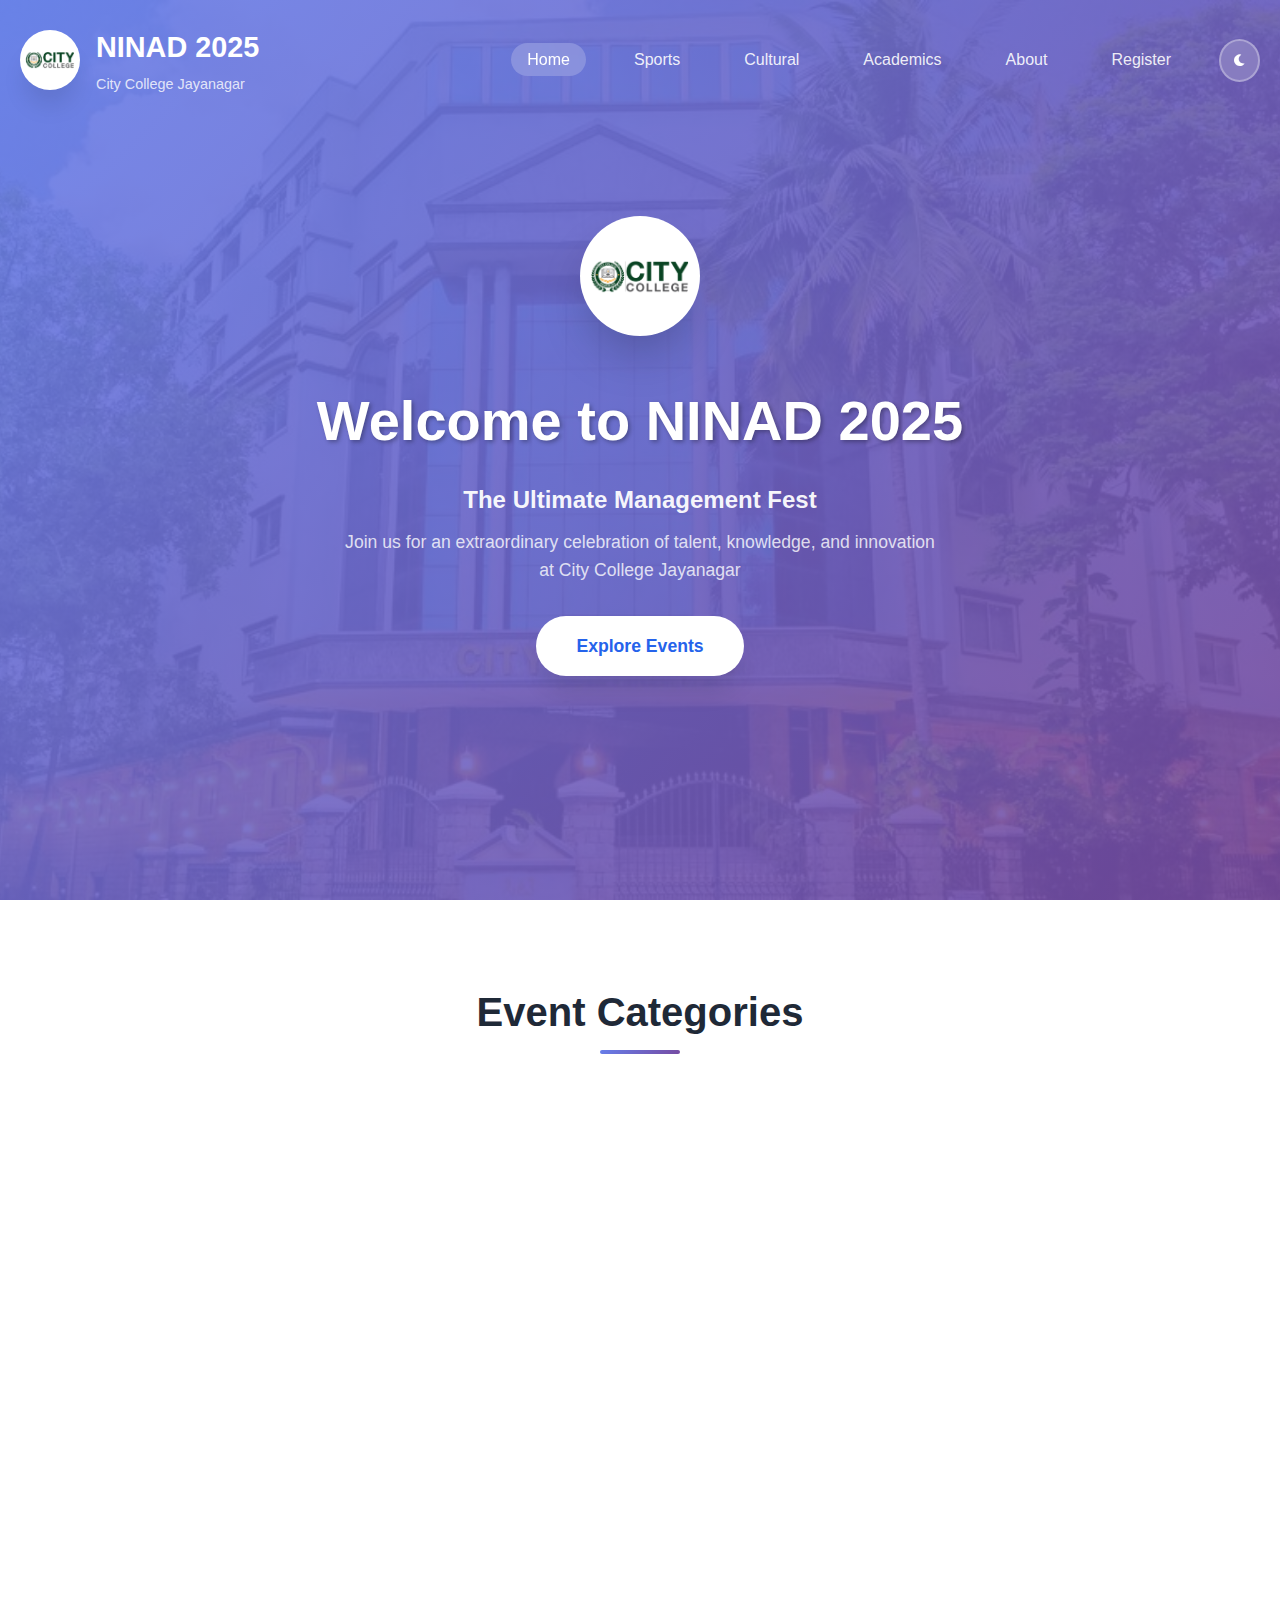
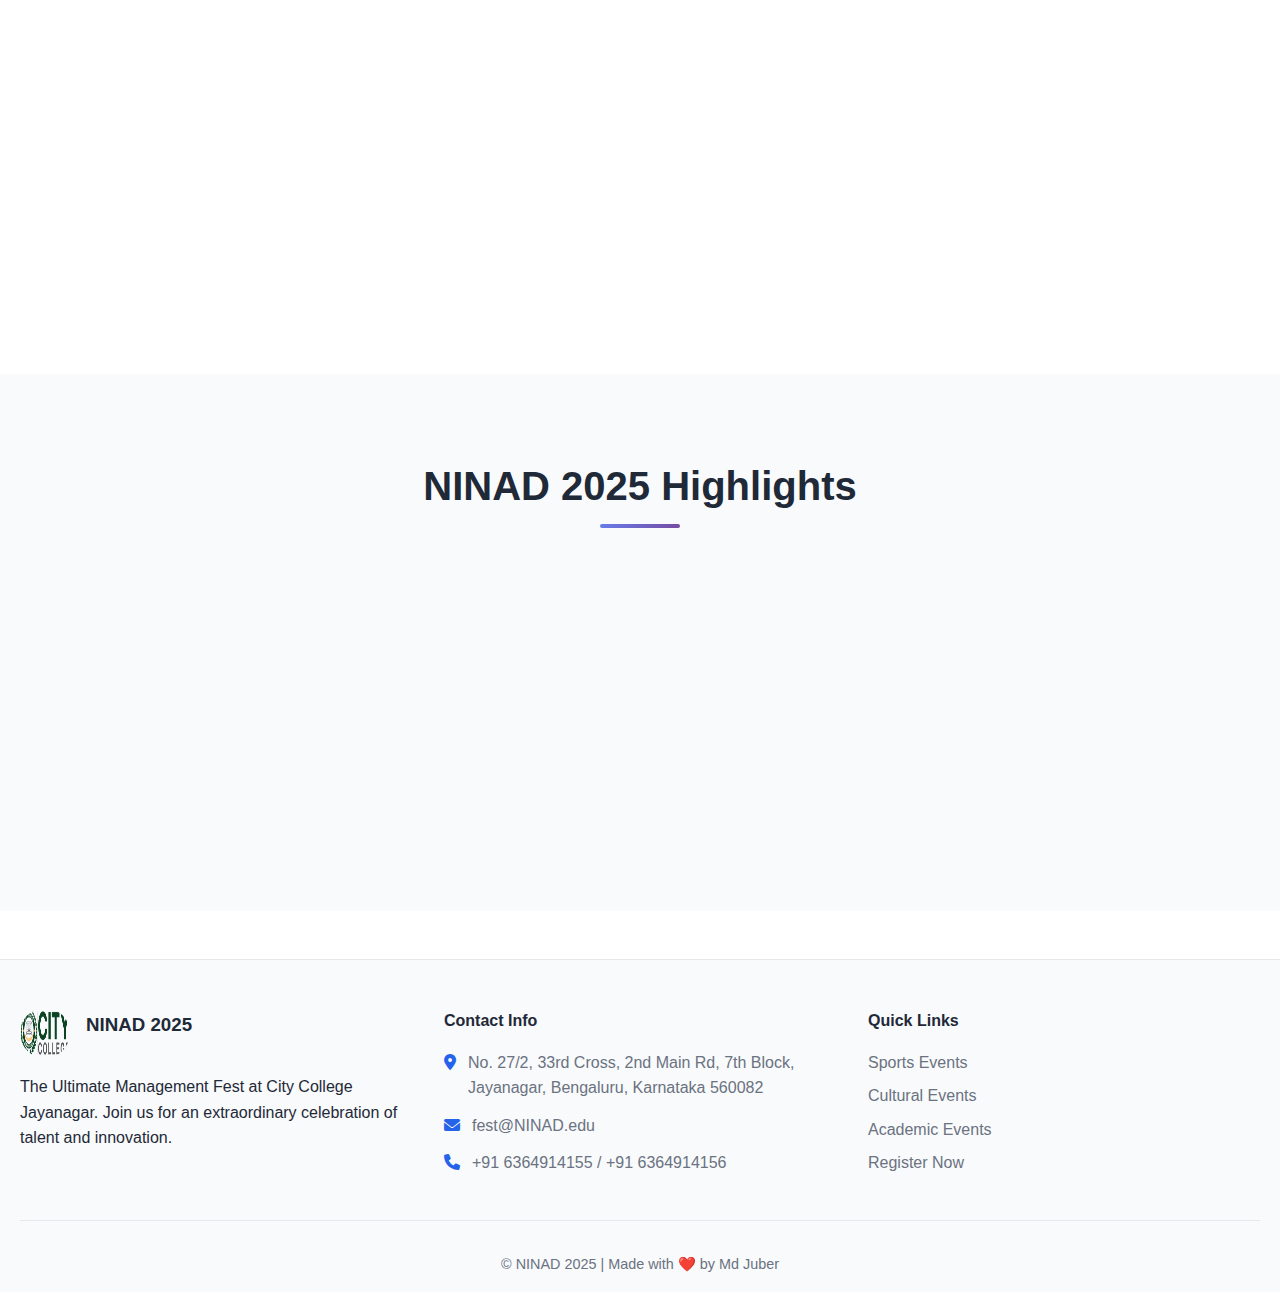
<file: index.html>
<!DOCTYPE html>
<html lang="en">
<head>
    <meta charset="UTF-8">
    <meta name="viewport" content="width=device-width, initial-scale=1.0">
    <title>NINAD 2025 - City College Jayanagar</title>
    <link href="https://cdnjs.cloudflare.com/ajax/libs/font-awesome/6.0.0/css/all.min.css" rel="stylesheet">
    <link rel="stylesheet" href="style.css">
</head>
<body>
    <!-- Header -->
    <header class="header">
        <div class="header-overlay"></div>
        <div class="container">
            <nav class="navbar">
                <div class="nav-brand">
                    <img src="images/loggoo.png" alt="City College Logo" class="logo">
                    <div class="brand-text">
                        <h1>NINAD 2025</h1>
                        <p>City College Jayanagar</p>
                    </div>
                </div>
                <ul class="nav-menu">
                    <li><a href="index.html" class="nav-link active">Home</a></li>
                    <li><a href="sports.html" class="nav-link">Sports</a></li>
                    <li><a href="cultural.html" class="nav-link">Cultural</a></li>
                    <li><a href="academics.html" class="nav-link">Academics</a></li>
                    <li><a href="about.html" class="nav-link">About</a></li>
                    <li><a href="register.html" class="nav-link">Register</a></li>
                    <li><button class="theme-toggle" onclick="toggleTheme()" aria-label="Toggle dark mode">
                        <i class="fas fa-moon" id="theme-icon"></i>
                    </button></li>
                </ul>
                <div class="hamburger" onclick="toggleMobileMenu()">
                    <span></span>
                    <span></span>
                    <span></span>
                </div>
            </nav>
            
            <!-- Hero Section -->
            <div class="hero-content">
                <div class="hero-logo">
                    <img src="images/loggoo.png" alt="NINAD 2025 Logo" class="hero-logo-img">
                </div>
                <h2>Welcome to NINAD 2025</h2>
                <p class="hero-tagline">The Ultimate Management Fest</p>
                <p class="hero-description">Join us for an extraordinary celebration of talent, knowledge, and innovation at City College Jayanagar</p>
                <a href="#categories" class="cta-button">Explore Events</a>
            </div>
        </div>
    </header>

    <!-- Categories Section -->
    <section class="categories-section" id="categories">
        <div class="container">
            <h2 class="section-title">Event Categories</h2>
            <div class="categories-grid">
                <div class="category-card" onclick="window.location.href='sports.html'">
                    <div class="category-icon">
                        <i class="fas fa-trophy"></i>
                    </div>
                    <h3>Sports</h3>
                    <p>5 exciting sports events including Chess, Volleyball, Throwball, Carrom, and Yoga competitions</p>
                    <div class="category-stats">
                        <span><i class="fas fa-calendar"></i> 5 Events</span>
                        <span><i class="fas fa-users"></i> Team & Individual</span>
                    </div>
                </div>

                <div class="category-card" onclick="window.location.href='cultural.html'">
                    <div class="category-icon">
                        <i class="fas fa-music"></i>
                    </div>
                    <h3>Cultural</h3>
                    <p>Showcase your artistic talents through dance, music, drama, and creative competitions</p>
                    <div class="category-stats">
                        <span><i class="fas fa-calendar"></i> 9 Events</span>
                        <span><i class="fas fa-star"></i> Creative Arts</span>
                    </div>
                </div>

                <div class="category-card" onclick="window.location.href='academics.html'">
                    <div class="category-icon">
                        <i class="fas fa-graduation-cap"></i>
                    </div>
                    <h3>Academics</h3>
                    <p>Test your knowledge and management skills through quizzes, case studies, and presentations</p>
                    <div class="category-stats">
                        <span><i class="fas fa-calendar"></i> 15+ Events</span>
                        <span><i class="fas fa-brain"></i> Knowledge Based</span>
                    </div>
                </div>

                <div class="category-card" onclick="window.location.href='about.html'">
                    <div class="category-icon">
                        <i class="fas fa-info-circle"></i>
                    </div>
                    <h3>About</h3>
                    <p>Learn more about NINAD 2025, venue details, and important information</p>
                    <div class="category-stats">
                        <span><i class="fas fa-map-marker-alt"></i> Venue Info</span>
                        <span><i class="fas fa-clock"></i> Schedule</span>
                    </div>
                </div>
            </div>
        </div>
    </section>

    <!-- Highlights Section -->
    <section class="highlights-section">
        <div class="container">
            <h2 class="section-title">NINAD 2025 Highlights</h2>
            <div class="highlights-grid">
                <div class="highlight-card">
                    <div class="highlight-icon">
                        <i class="fas fa-calendar-check"></i>
                    </div>
                    <h3>25+ Events</h3>
                    <p>Comprehensive range of sports, cultural, and academic competitions</p>
                </div>

                <div class="highlight-card">
                    <div class="highlight-icon">
                        <i class="fas fa-user-plus"></i>
                    </div>
                    <h3>Easy Registration</h3>
                    <p>Simple online registration process with UPI payment integration</p>
                </div>

                <div class="highlight-card">
                    <div class="highlight-icon">
                        <i class="fas fa-trophy"></i>
                    </div>
                    <h3>Cash Prize & Certificate</h3>
                    <p>Win exciting cash prizes and certificates for your talents</p>
                </div>

                <div class="highlight-card">
                    <div class="highlight-icon">
                        <i class="fas fa-phone"></i>
                    </div>
                    <h3>24/7 Support</h3>
                    <p>Contact our organizing team for any queries or assistance</p>
                </div>
            </div>
        </div>
    </section>

    <!-- Upcoming Events Preview
    <section class="upcoming-section">
        <div class="container">
            <h2 class="section-title">Upcoming Finals</h2>
            <div class="upcoming-grid">
                <div class="upcoming-card">
                    <div class="upcoming-date">
                        <span class="date">15</span>
                        <span class="month">MAR</span>
                    </div>
                    <div class="upcoming-info">
                        <h4>Chess Tournament</h4>
                        <p><i class="fas fa-clock"></i> 10:00 AM</p>
                        <p><i class="fas fa-map-marker-alt"></i> Conference Hall</p>
                    </div>
                </div>

                <div class="upcoming-card">
                    <div class="upcoming-date">
                        <span class="date">16</span>
                        <span class="month">MAR</span>
                    </div>
                    <div class="upcoming-info">
                        <h4>Cultural Night</h4>
                        <p><i class="fas fa-clock"></i> 6:00 PM</p>
                        <p><i class="fas fa-map-marker-alt"></i> Main Auditorium</p>
                    </div>
                </div>

                <div class="upcoming-card">
                    <div class="upcoming-date">
                        <span class="date">17</span>
                        <span class="month">MAR</span>
                    </div>
                    <div class="upcoming-info">
                        <h4>Business Quiz Finals</h4>
                        <p><i class="fas fa-clock"></i> 2:00 PM</p>
                        <p><i class="fas fa-map-marker-alt"></i> Seminar Hall</p>
                    </div>
                </div>
            </div>
        </div>
    </section>-->

    <!-- Footer -->
    <footer class="footer">
        <div class="container">
            <div class="footer-content">
                <div class="footer-section">
                    <div class="footer-logo">
                        <img src="images/loggoo.png" alt="City College Logo">
                        <h3>NINAD 2025</h3>
                    </div>
                    <p>The Ultimate Management Fest at City College Jayanagar. Join us for an extraordinary celebration of talent and innovation.</p>
                </div>
                <div class="footer-section">
                    <h4>Contact Info</h4>
                    <div class="contact-item">
                        <i class="fas fa-map-marker-alt"></i>
                        <p>No. 27/2, 33rd Cross, 2nd Main Rd, 7th Block, Jayanagar, Bengaluru, Karnataka 560082</p>
                    </div>
                    <div class="contact-item">
                        <i class="fas fa-envelope"></i>
                        <p>fest@NINAD.edu</p>
                    </div>
                    <div class="contact-item">
                        <i class="fas fa-phone"></i>
                        <p>+91 6364914155 / +91 6364914156</p>
                    </div>
                </div>
                <div class="footer-section">
                    <h4>Quick Links</h4>
                    <ul>
                        <li><a href="sports.html">Sports Events</a></li>
                        <li><a href="cultural.html">Cultural Events</a></li>
                        <li><a href="academics.html">Academic Events</a></li>
                        <li><a href="register.html">Register Now</a></li>
                    </ul>
                </div>
            </div>
            <div class="footer-bottom">
                <p>&copy; NINAD 2025 | Made with ❤️ by Md Juber</p>
            </div>
        </div>
    </footer>

    <script src="script.js"></script>
</body>
</html>
</file>
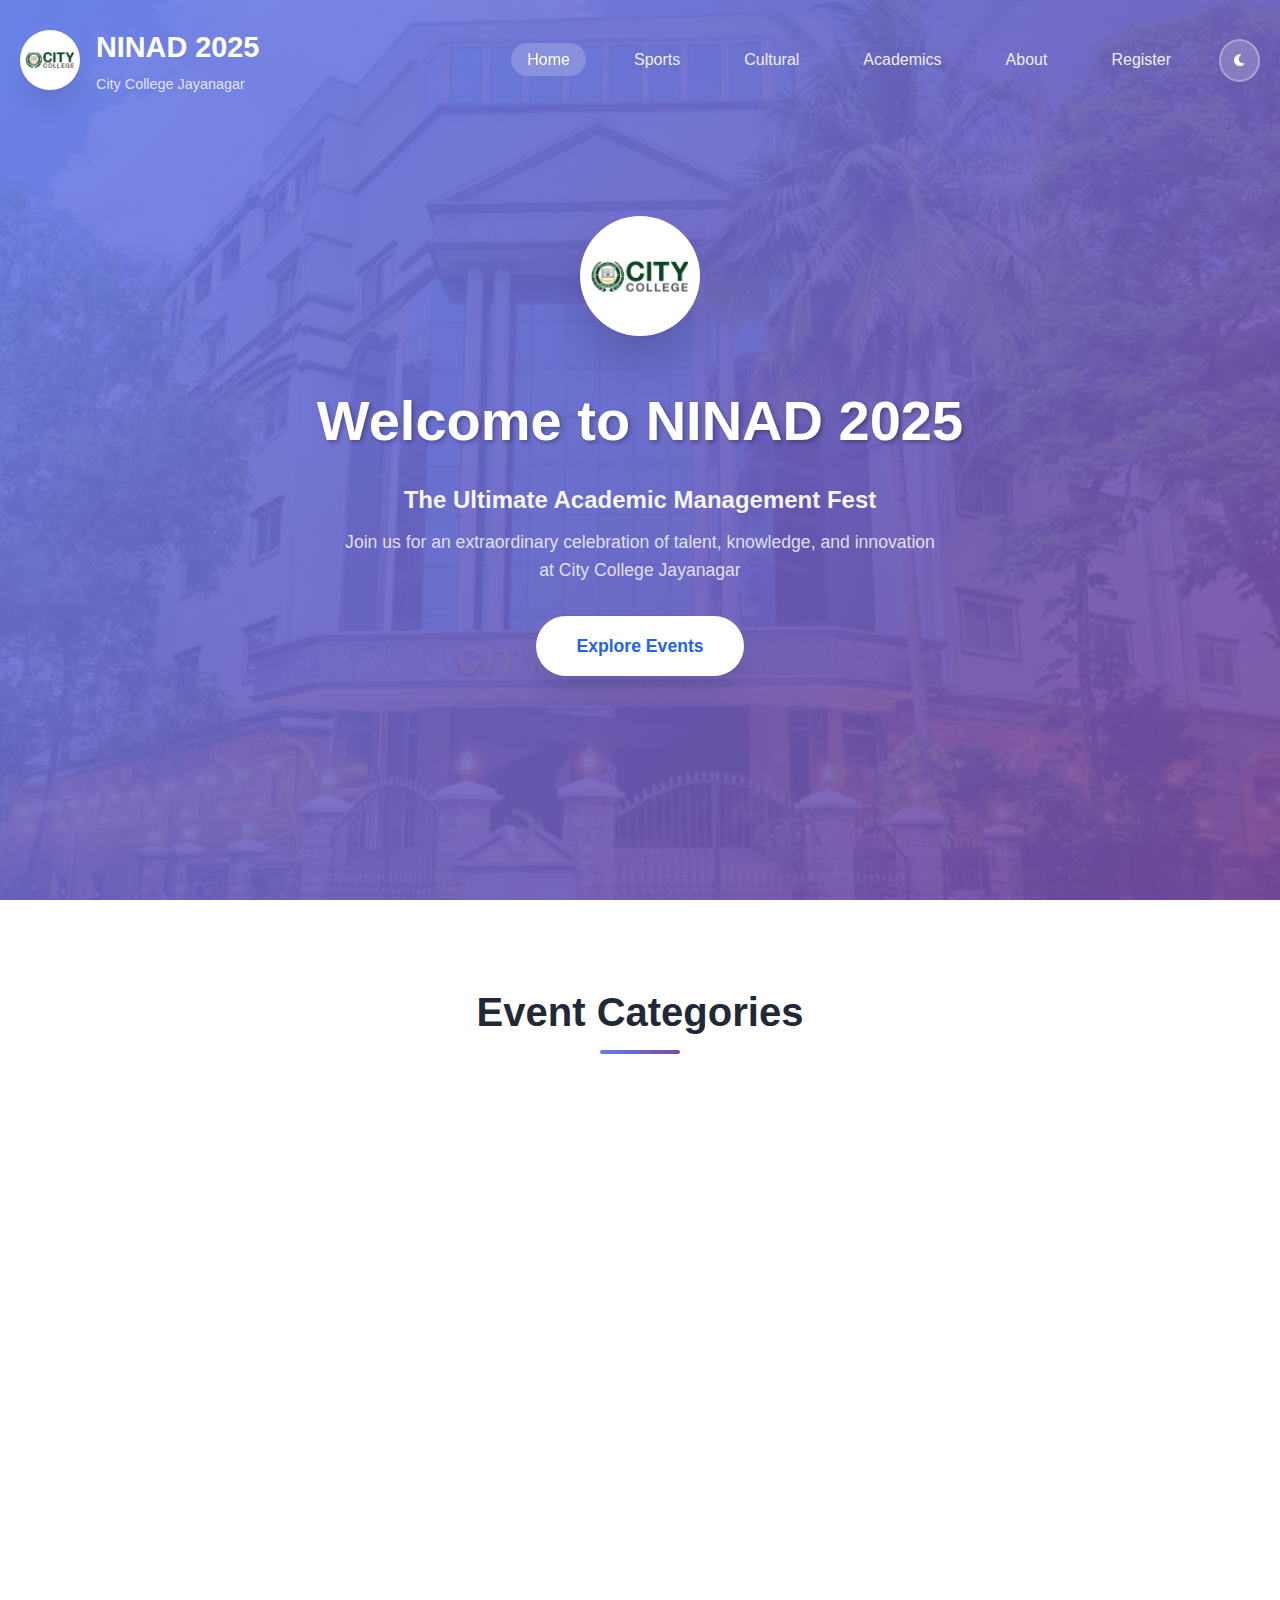
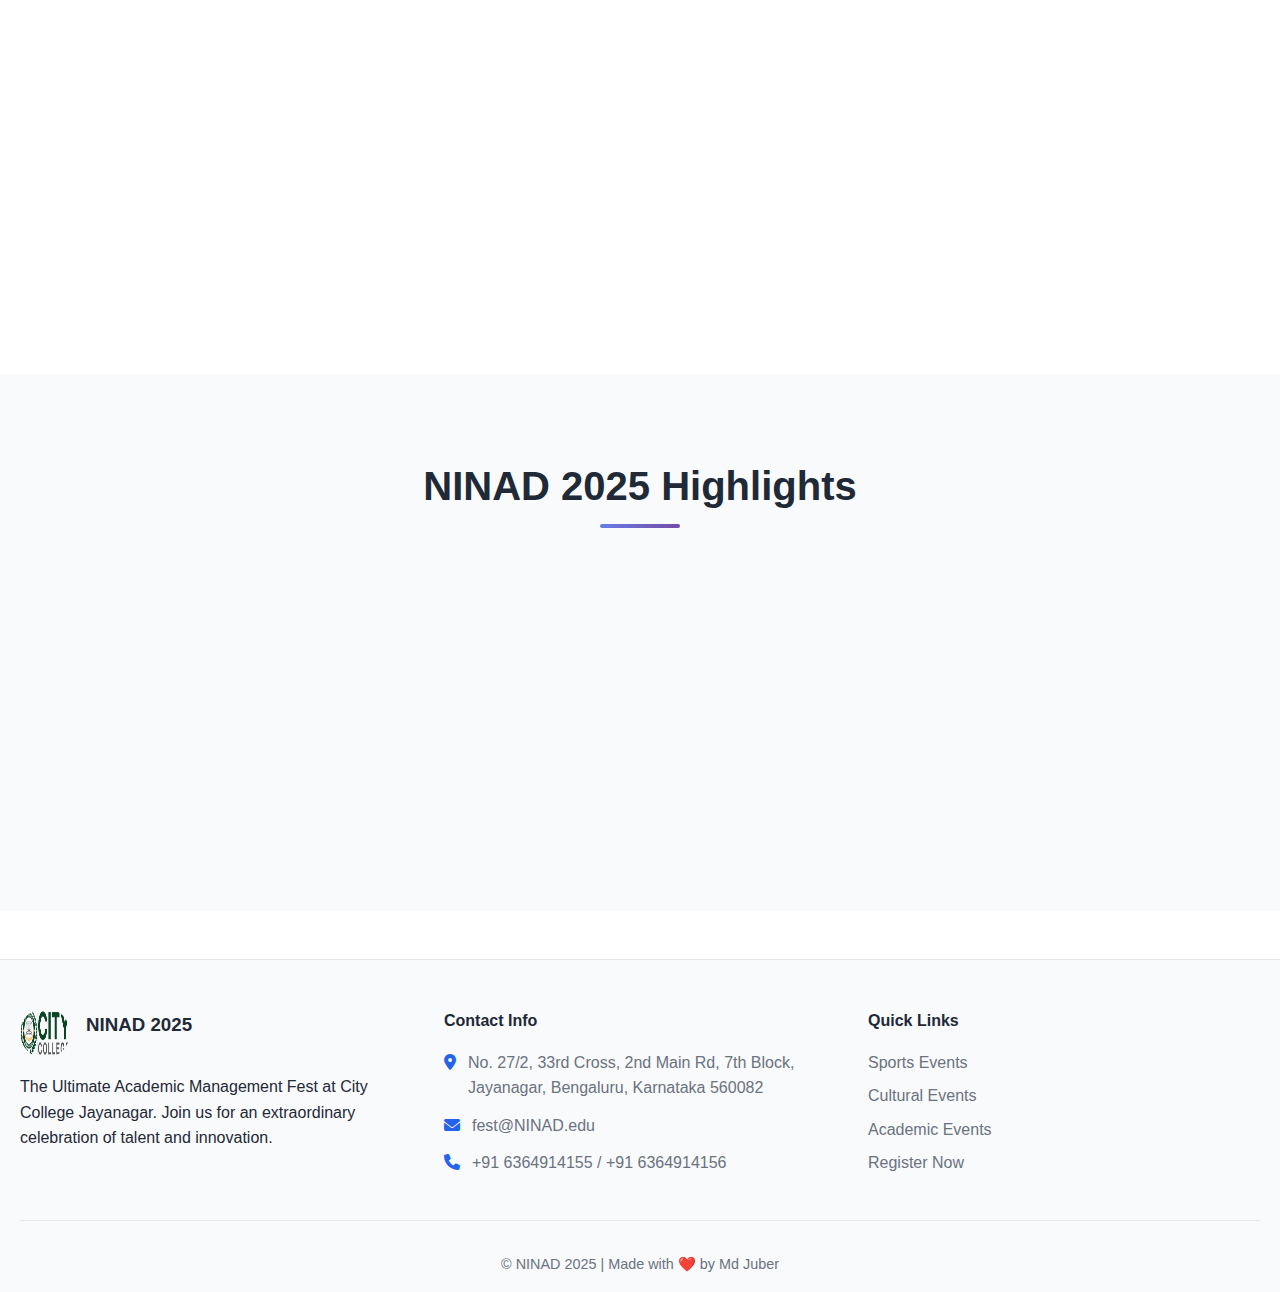
<file: NINAAD-CITY COLLEGE/index.html>
<!DOCTYPE html>
<html lang="en">
<head>
    <meta charset="UTF-8">
    <meta name="viewport" content="width=device-width, initial-scale=1.0">
    <title>NINAD 2025 - City College Jayanagar</title>
    <link href="https://cdnjs.cloudflare.com/ajax/libs/font-awesome/6.0.0/css/all.min.css" rel="stylesheet">
    <link rel="stylesheet" href="style.css">
</head>
<body>
    <!-- Header -->
    <header class="header">
        <div class="header-overlay"></div>
        <div class="container">
            <nav class="navbar">
                <div class="nav-brand">
                    <img src="images/loggoo.png" alt="City College Logo" class="logo">
                    <div class="brand-text">
                        <h1>NINAD 2025</h1>
                        <p>City College Jayanagar</p>
                    </div>
                </div>
                <ul class="nav-menu">
                    <li><a href="index.html" class="nav-link active">Home</a></li>
                    <li><a href="sports.html" class="nav-link">Sports</a></li>
                    <li><a href="cultural.html" class="nav-link">Cultural</a></li>
                    <li><a href="academics.html" class="nav-link">Academics</a></li>
                    <li><a href="about.html" class="nav-link">About</a></li>
                    <li><a href="register.html" class="nav-link">Register</a></li>
                    <li><button class="theme-toggle" onclick="toggleTheme()" aria-label="Toggle dark mode">
                        <i class="fas fa-moon" id="theme-icon"></i>
                    </button></li>
                </ul>
                <div class="hamburger" onclick="toggleMobileMenu()">
                    <span></span>
                    <span></span>
                    <span></span>
                </div>
            </nav>
            
            <!-- Hero Section -->
            <div class="hero-content">
                <div class="hero-logo">
                    <img src="images/loggoo.png" alt="NINAD 2025 Logo" class="hero-logo-img">
                </div>
                <h2>Welcome to NINAD 2025</h2>
                <p class="hero-tagline">The Ultimate Academic Management Fest</p>
                <p class="hero-description">Join us for an extraordinary celebration of talent, knowledge, and innovation at City College Jayanagar</p>
                <a href="#categories" class="cta-button">Explore Events</a>
            </div>
        </div>
    </header>

    <!-- Categories Section -->
    <section class="categories-section" id="categories">
        <div class="container">
            <h2 class="section-title">Event Categories</h2>
            <div class="categories-grid">
                <div class="category-card" onclick="window.location.href='sports.html'">
                    <div class="category-icon">
                        <i class="fas fa-trophy"></i>
                    </div>
                    <h3>Sports</h3>
                    <p>5 exciting sports events including Chess, Volleyball, Throwball, Carrom, and Yoga competitions</p>
                    <div class="category-stats">
                        <span><i class="fas fa-calendar"></i> 5 Events</span>
                        <span><i class="fas fa-users"></i> Team & Individual</span>
                    </div>
                </div>

                <div class="category-card" onclick="window.location.href='cultural.html'">
                    <div class="category-icon">
                        <i class="fas fa-music"></i>
                    </div>
                    <h3>Cultural</h3>
                    <p>Showcase your artistic talents through dance, music, drama, and creative competitions</p>
                    <div class="category-stats">
                        <span><i class="fas fa-calendar"></i> 9 Events</span>
                        <span><i class="fas fa-star"></i> Creative Arts</span>
                    </div>
                </div>

                <div class="category-card" onclick="window.location.href='academics.html'">
                    <div class="category-icon">
                        <i class="fas fa-graduation-cap"></i>
                    </div>
                    <h3>Academics</h3>
                    <p>Test your knowledge and management skills through quizzes, case studies, and presentations</p>
                    <div class="category-stats">
                        <span><i class="fas fa-calendar"></i> 15+ Events</span>
                        <span><i class="fas fa-brain"></i> Knowledge Based</span>
                    </div>
                </div>

                <div class="category-card" onclick="window.location.href='about.html'">
                    <div class="category-icon">
                        <i class="fas fa-info-circle"></i>
                    </div>
                    <h3>About</h3>
                    <p>Learn more about NINAD 2025, venue details, and important information</p>
                    <div class="category-stats">
                        <span><i class="fas fa-map-marker-alt"></i> Venue Info</span>
                        <span><i class="fas fa-clock"></i> Schedule</span>
                    </div>
                </div>
            </div>
        </div>
    </section>

    <!-- Highlights Section -->
    <section class="highlights-section">
        <div class="container">
            <h2 class="section-title">NINAD 2025 Highlights</h2>
            <div class="highlights-grid">
                <div class="highlight-card">
                    <div class="highlight-icon">
                        <i class="fas fa-calendar-check"></i>
                    </div>
                    <h3>25+ Events</h3>
                    <p>Comprehensive range of sports, cultural, and academic competitions</p>
                </div>

                <div class="highlight-card">
                    <div class="highlight-icon">
                        <i class="fas fa-user-plus"></i>
                    </div>
                    <h3>Easy Registration</h3>
                    <p>Simple online registration process with UPI payment integration</p>
                </div>

                <div class="highlight-card">
                    <div class="highlight-icon">
                        <i class="fas fa-trophy"></i>
                    </div>
                    <h3>Cash Prize & Certificate</h3>
                    <p>Win exciting cash prizes and certificates for your talents</p>
                </div>

                <div class="highlight-card">
                    <div class="highlight-icon">
                        <i class="fas fa-phone"></i>
                    </div>
                    <h3>24/7 Support</h3>
                    <p>Contact our organizing team for any queries or assistance</p>
                </div>
            </div>
        </div>
    </section>

    <!-- Upcoming Events Preview
    <section class="upcoming-section">
        <div class="container">
            <h2 class="section-title">Upcoming Finals</h2>
            <div class="upcoming-grid">
                <div class="upcoming-card">
                    <div class="upcoming-date">
                        <span class="date">15</span>
                        <span class="month">MAR</span>
                    </div>
                    <div class="upcoming-info">
                        <h4>Chess Tournament</h4>
                        <p><i class="fas fa-clock"></i> 10:00 AM</p>
                        <p><i class="fas fa-map-marker-alt"></i> Conference Hall</p>
                    </div>
                </div>

                <div class="upcoming-card">
                    <div class="upcoming-date">
                        <span class="date">16</span>
                        <span class="month">MAR</span>
                    </div>
                    <div class="upcoming-info">
                        <h4>Cultural Night</h4>
                        <p><i class="fas fa-clock"></i> 6:00 PM</p>
                        <p><i class="fas fa-map-marker-alt"></i> Main Auditorium</p>
                    </div>
                </div>

                <div class="upcoming-card">
                    <div class="upcoming-date">
                        <span class="date">17</span>
                        <span class="month">MAR</span>
                    </div>
                    <div class="upcoming-info">
                        <h4>Business Quiz Finals</h4>
                        <p><i class="fas fa-clock"></i> 2:00 PM</p>
                        <p><i class="fas fa-map-marker-alt"></i> Seminar Hall</p>
                    </div>
                </div>
            </div>
        </div>
    </section>-->

    <!-- Footer -->
    <footer class="footer">
        <div class="container">
            <div class="footer-content">
                <div class="footer-section">
                    <div class="footer-logo">
                        <img src="images/loggoo.png" alt="City College Logo">
                        <h3>NINAD 2025</h3>
                    </div>
                    <p>The Ultimate Academic Management Fest at City College Jayanagar. Join us for an extraordinary celebration of talent and innovation.</p>
                </div>
                <div class="footer-section">
                    <h4>Contact Info</h4>
                    <div class="contact-item">
                        <i class="fas fa-map-marker-alt"></i>
                        <p>No. 27/2, 33rd Cross, 2nd Main Rd, 7th Block, Jayanagar, Bengaluru, Karnataka 560082</p>
                    </div>
                    <div class="contact-item">
                        <i class="fas fa-envelope"></i>
                        <p>fest@NINAD.edu</p>
                    </div>
                    <div class="contact-item">
                        <i class="fas fa-phone"></i>
                        <p>+91 6364914155 / +91 6364914156</p>
                    </div>
                </div>
                <div class="footer-section">
                    <h4>Quick Links</h4>
                    <ul>
                        <li><a href="sports.html">Sports Events</a></li>
                        <li><a href="cultural.html">Cultural Events</a></li>
                        <li><a href="academics.html">Academic Events</a></li>
                        <li><a href="register.html">Register Now</a></li>
                    </ul>
                </div>
            </div>
            <div class="footer-bottom">
                <p>&copy; NINAD 2025 | Made with ❤️ by Md Juber</p>
            </div>
        </div>
    </footer>

    <script src="script.js"></script>
</body>
</html>
</file>
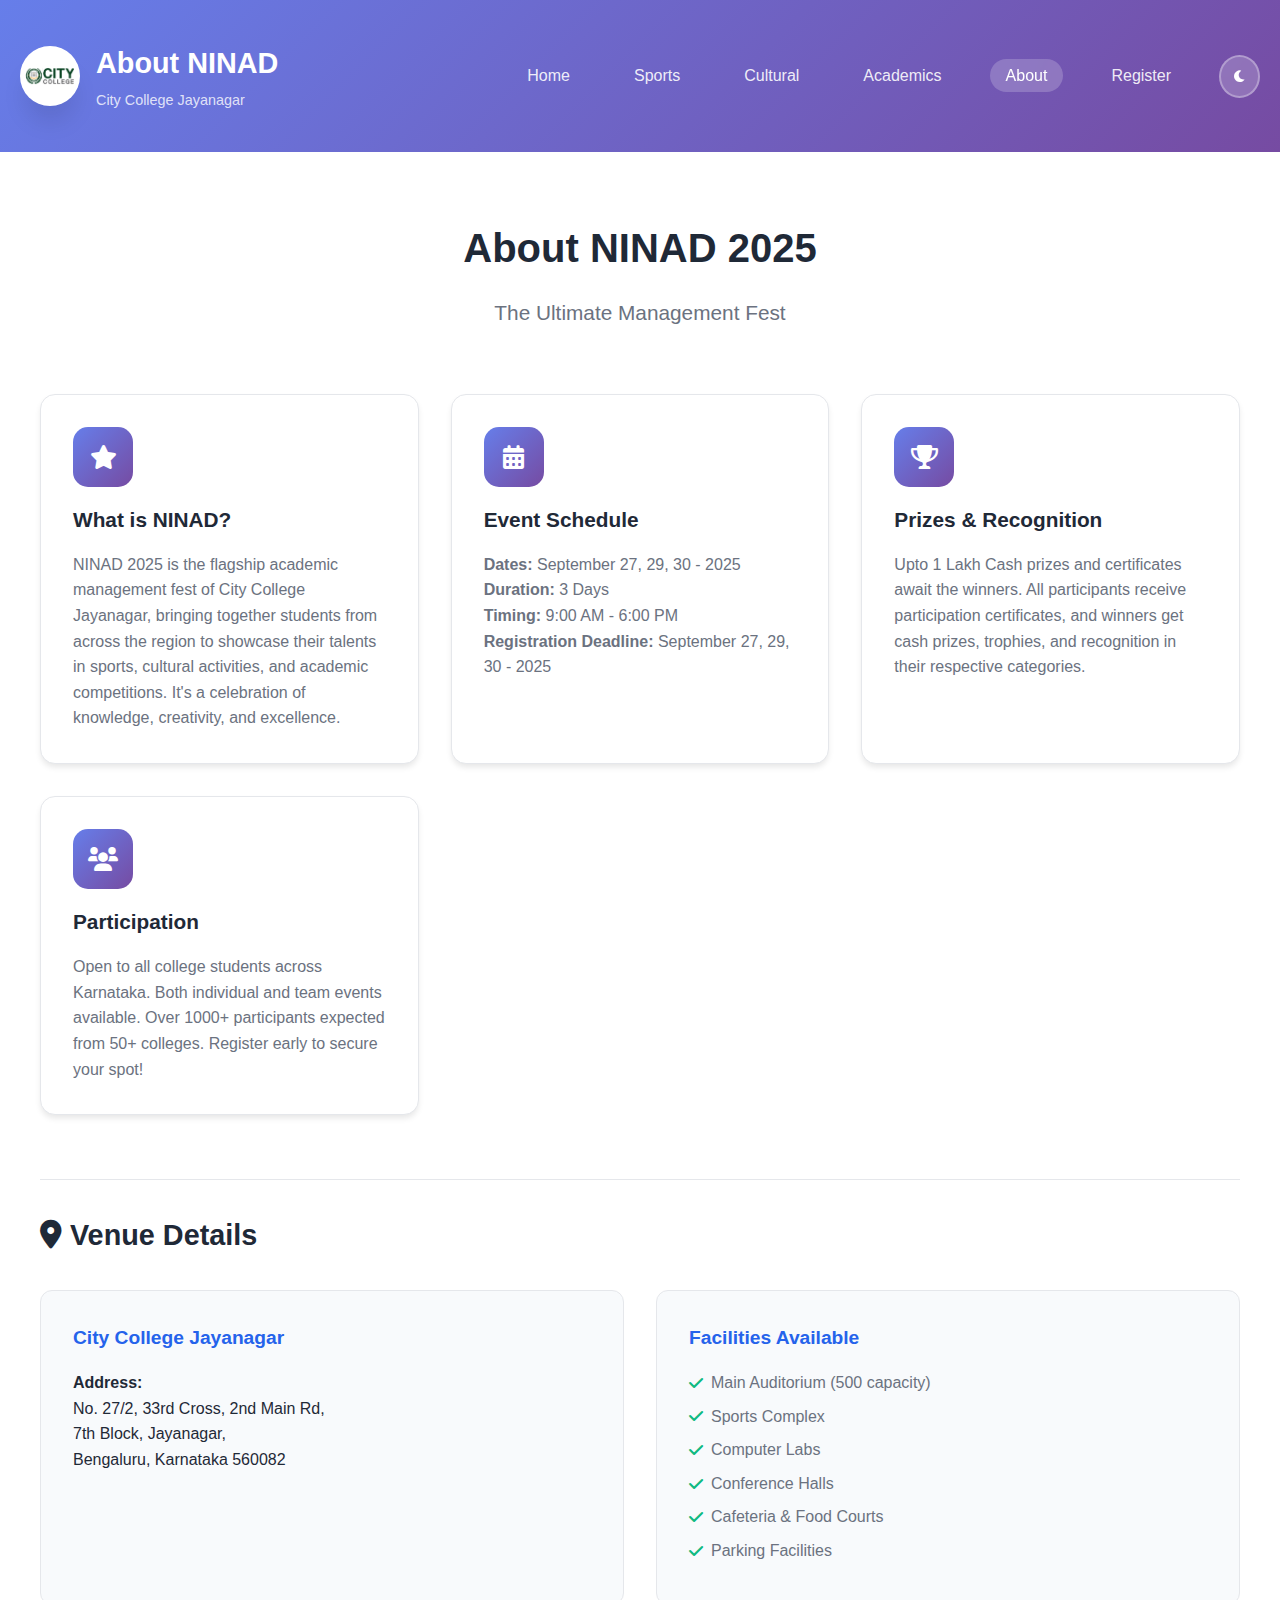
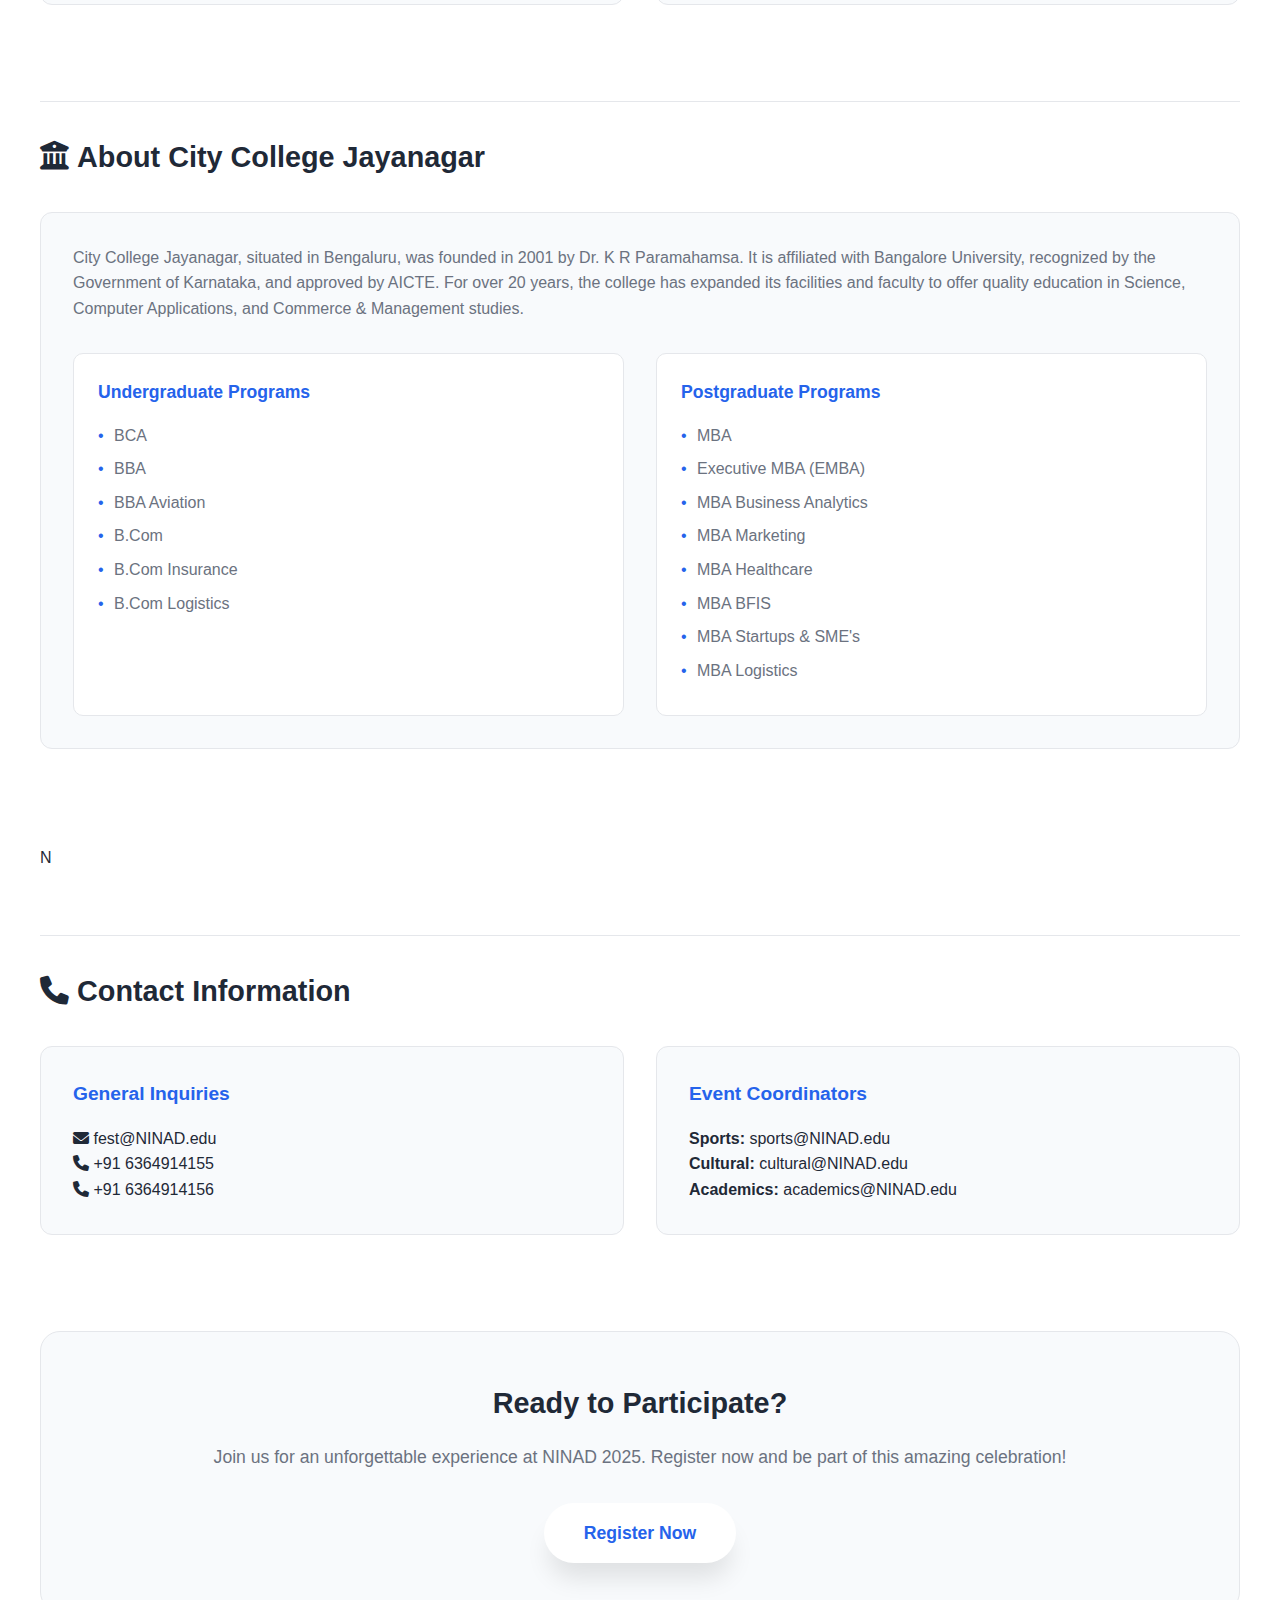
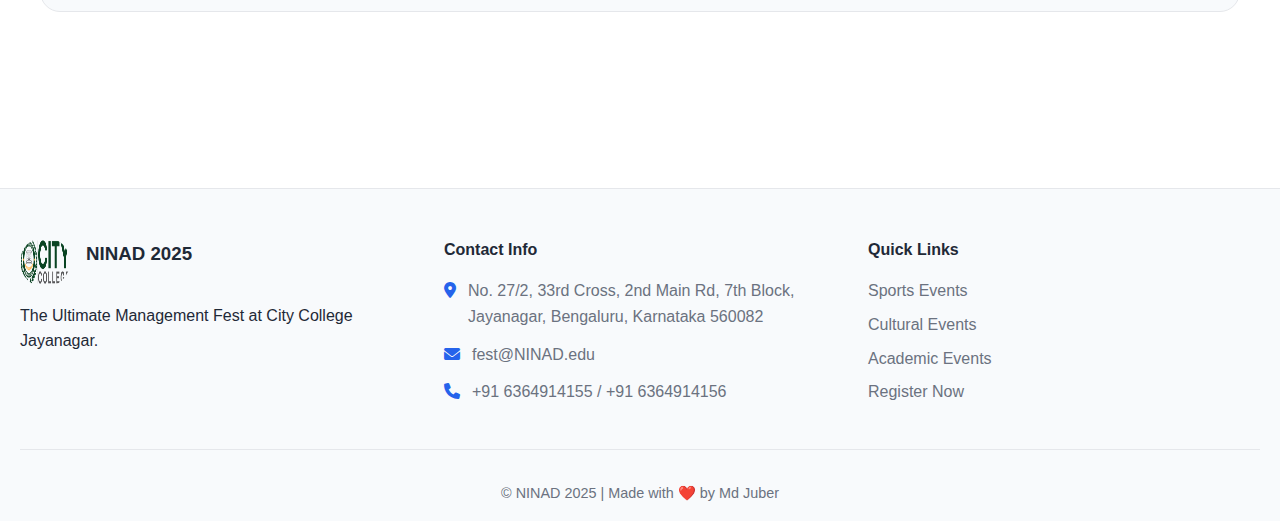
<file: about.html>
<!DOCTYPE html>
<html lang="en">
<head>
    <meta charset="UTF-8">
    <meta name="viewport" content="width=device-width, initial-scale=1.0">
    <title>About NINAD 2025 - City College Jayanagar</title>
    <link href="https://cdnjs.cloudflare.com/ajax/libs/font-awesome/6.0.0/css/all.min.css" rel="stylesheet">
    <link rel="stylesheet" href="style.css">
</head>
<body>
    <!-- Header -->
    <header class="header-simple">
        <div class="container">
            <nav class="navbar">
                <div class="nav-brand">
                    <img src="images/loggoo.png" alt="City College Logo" class="logo">
                    <div class="brand-text">
                        <h1>About NINAD</h1>
                        <p>City College Jayanagar</p>
                    </div>
                </div>
                <ul class="nav-menu">
                    <li><a href="index.html" class="nav-link">Home</a></li>
                    <li><a href="sports.html" class="nav-link">Sports</a></li>
                    <li><a href="cultural.html" class="nav-link">Cultural</a></li>
                    <li><a href="academics.html" class="nav-link">Academics</a></li>
                    <li><a href="about.html" class="nav-link active">About</a></li>
                    <li><a href="register.html" class="nav-link">Register</a></li>
                    <li><button class="theme-toggle" onclick="toggleTheme()" aria-label="Toggle dark mode">
                        <i class="fas fa-moon" id="theme-icon"></i>
                    </button></li>
                </ul>
                <div class="hamburger" onclick="toggleMobileMenu()">
                    <span></span>
                    <span></span>
                    <span></span>
                </div>
            </nav>
        </div>
    </header>

    <!-- About Section -->
    <section class="about-section">
        <div class="container">
            <div class="about-content">
                <div class="about-header">
                    <h2>About NINAD 2025</h2>
                    <p class="about-tagline">The Ultimate Management Fest</p>
                </div>

                <div class="about-grid">
                    <div class="about-card">
                        <div class="about-icon">
                            <i class="fas fa-star"></i>
                        </div>
                        <h3>What is NINAD?</h3>
                        <p>NINAD 2025 is the flagship academic management fest of City College Jayanagar, bringing together students from across the region to showcase their talents in sports, cultural activities, and academic competitions. It's a celebration of knowledge, creativity, and excellence.</p>
                    </div>

                    <div class="about-card">
                        <div class="about-icon">
                            <i class="fas fa-calendar-alt"></i>
                        </div>
                        <h3>Event Schedule</h3>
                        <p><strong>Dates:</strong> September 27, 29, 30 - 2025<br>
                        <strong>Duration:</strong> 3 Days<br>
                        <strong>Timing:</strong> 9:00 AM - 6:00 PM<br>
                        <strong>Registration Deadline:</strong> September 27, 29, 30 - 2025</p>
                    </div>

                    <div class="about-card">
                        <div class="about-icon">
                            <i class="fas fa-trophy"></i>
                        </div>
                        <h3>Prizes & Recognition</h3>
                        <p>Upto 1 Lakh Cash prizes and certificates await the winners. All participants receive participation certificates, and winners get cash prizes, trophies, and recognition in their respective categories.</p>
                    </div>

                    <div class="about-card">
                        <div class="about-icon">
                            <i class="fas fa-users"></i>
                        </div>
                        <h3>Participation</h3>
                        <p>Open to all college students across Karnataka. Both individual and team events available. Over 1000+ participants expected from 50+ colleges. Register early to secure your spot!</p>
                    </div>
                </div>

                <!-- Venue Information -->
                <div class="venue-section">
                    <h3><i class="fas fa-map-marker-alt"></i> Venue Details</h3>
                    <div class="venue-grid">
                        <div class="venue-card">
                            <h4>City College Jayanagar</h4>
                            <p><strong>Address:</strong><br>
                            No. 27/2, 33rd Cross, 2nd Main Rd,<br>
                            7th Block, Jayanagar,<br>
                            Bengaluru, Karnataka 560082</p>
                        </div>
                        <div class="venue-card">
                            <h4>Facilities Available</h4>
                            <ul>
                                <li><i class="fas fa-check"></i> Main Auditorium (500 capacity)</li>
                                <li><i class="fas fa-check"></i> Sports Complex</li>
                                <li><i class="fas fa-check"></i> Computer Labs</li>
                                <li><i class="fas fa-check"></i> Conference Halls</li>
                                <li><i class="fas fa-check"></i> Cafeteria & Food Courts</li>
                                <li><i class="fas fa-check"></i> Parking Facilities</li>
                            </ul>
                        </div>
                    </div>
                </div>

                <!-- College Information -->
                <div class="college-section">
                    <h3><i class="fas fa-university"></i> About City College Jayanagar</h3>
                    <div class="college-info">
                        <p>City College Jayanagar, situated in Bengaluru, was founded in 2001 by Dr. K R Paramahamsa. It is affiliated with Bangalore University, recognized by the Government of Karnataka, and approved by AICTE. For over 20 years, the college has expanded its facilities and faculty to offer quality education in Science, Computer Applications, and Commerce & Management studies.</p>
                        
                        <div class="programs-grid">
                            <div class="programs-card">
                                <h4>Undergraduate Programs</h4>
                                <ul>
                                    <li>BCA</li>
                                    <li>BBA</li>
                                    <li>BBA Aviation</li>
                                    <li>B.Com</li>
                                    <li>B.Com Insurance</li>
                                    <li>B.Com Logistics</li>
                                </ul>
                            </div>
                            <div class="programs-card">
                                <h4>Postgraduate Programs</h4>
                                <ul>
                                    <li>MBA</li>
                                    <li>Executive MBA (EMBA)</li>
                                    <li>MBA Business Analytics</li>
                                    <li>MBA Marketing</li>
                                    <li>MBA Healthcare</li>
                                    <li>MBA BFIS</li>
                                    <li>MBA Startups & SME's</li>
                                    <li>MBA Logistics</li>
                                </ul>
                            </div>
                        </div>
                    </div>
                </div>

                <!-- Contact Information -->N
                <div class="contact-section">
                    <h3><i class="fas fa-phone"></i> Contact Information</h3>
                    <div class="contact-grid">
                        <div class="contact-card">
                            <h4>General Inquiries</h4>
                            <p><i class="fas fa-envelope"></i> fest@NINAD.edu</p>
                            <p><i class="fas fa-phone"></i> +91 6364914155</p>
                            <p><i class="fas fa-phone"></i> +91 6364914156</p>
                        </div>
                        <div class="contact-card">
                            <h4>Event Coordinators</h4>
                            <p><strong>Sports:</strong> sports@NINAD.edu</p>
                            <p><strong>Cultural:</strong> cultural@NINAD.edu</p>
                            <p><strong>Academics:</strong> academics@NINAD.edu</p>
                        </div>
                    </div>
                </div>

                <!-- Registration CTA -->
                <div class="cta-section">
                    <h3>Ready to Participate?</h3>
                    <p>Join us for an unforgettable experience at NINAD 2025. Register now and be part of this amazing celebration!</p>
                    <a href="register.html" class="cta-button">Register Now</a>
                </div>
            </div>
        </div>
    </section>

    <!-- Footer -->
    <footer class="footer">
        <div class="container">
            <div class="footer-content">
                <div class="footer-section">
                    <div class="footer-logo">
                        <img src="images/loggoo.png" alt="City College Logo">
                        <h3>NINAD 2025</h3>
                    </div>
                    <p>The Ultimate Management Fest at City College Jayanagar.</p>
                </div>
                <div class="footer-section">
                    <h4>Contact Info</h4>
                    <div class="contact-item">
                        <i class="fas fa-map-marker-alt"></i>
                        <p>No. 27/2, 33rd Cross, 2nd Main Rd, 7th Block, Jayanagar, Bengaluru, Karnataka 560082</p>
                    </div>
                    <div class="contact-item">
                        <i class="fas fa-envelope"></i>
                        <p>fest@NINAD.edu</p>
                    </div>
                    <div class="contact-item">
                        <i class="fas fa-phone"></i>
                        <p>+91 6364914155 / +91 6364914156</p>
                    </div>
                </div>
                <div class="footer-section">
                    <h4>Quick Links</h4>
                    <ul>
                        <li><a href="sports.html">Sports Events</a></li>
                        <li><a href="cultural.html">Cultural Events</a></li>
                        <li><a href="academics.html">Academic Events</a></li>
                        <li><a href="register.html">Register Now</a></li>
                    </ul>
                </div>
            </div>
            <div class="footer-bottom">
                <p>&copy; NINAD 2025 | Made with ❤️ by Md Juber</p>
            </div>
        </div>
    </footer>

    <script src="script.js"></script>
</body>
</html>
</file>
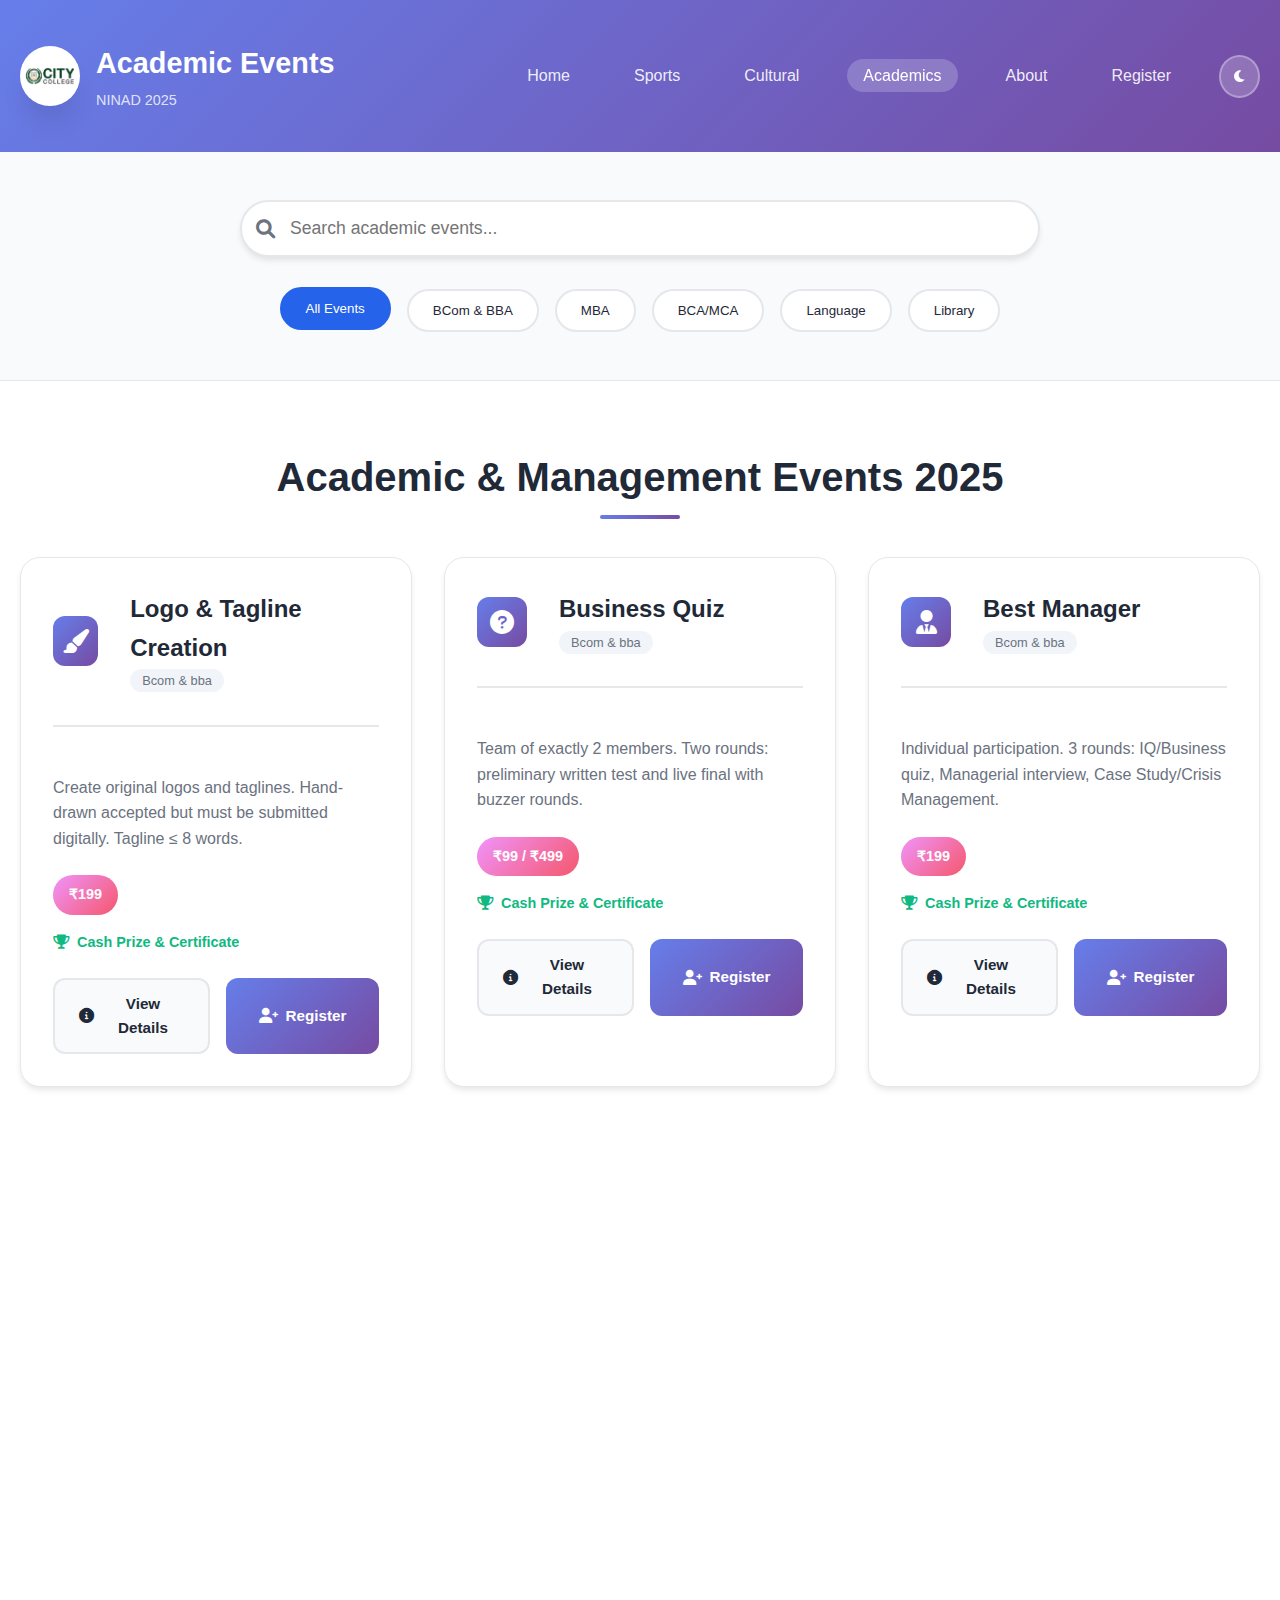
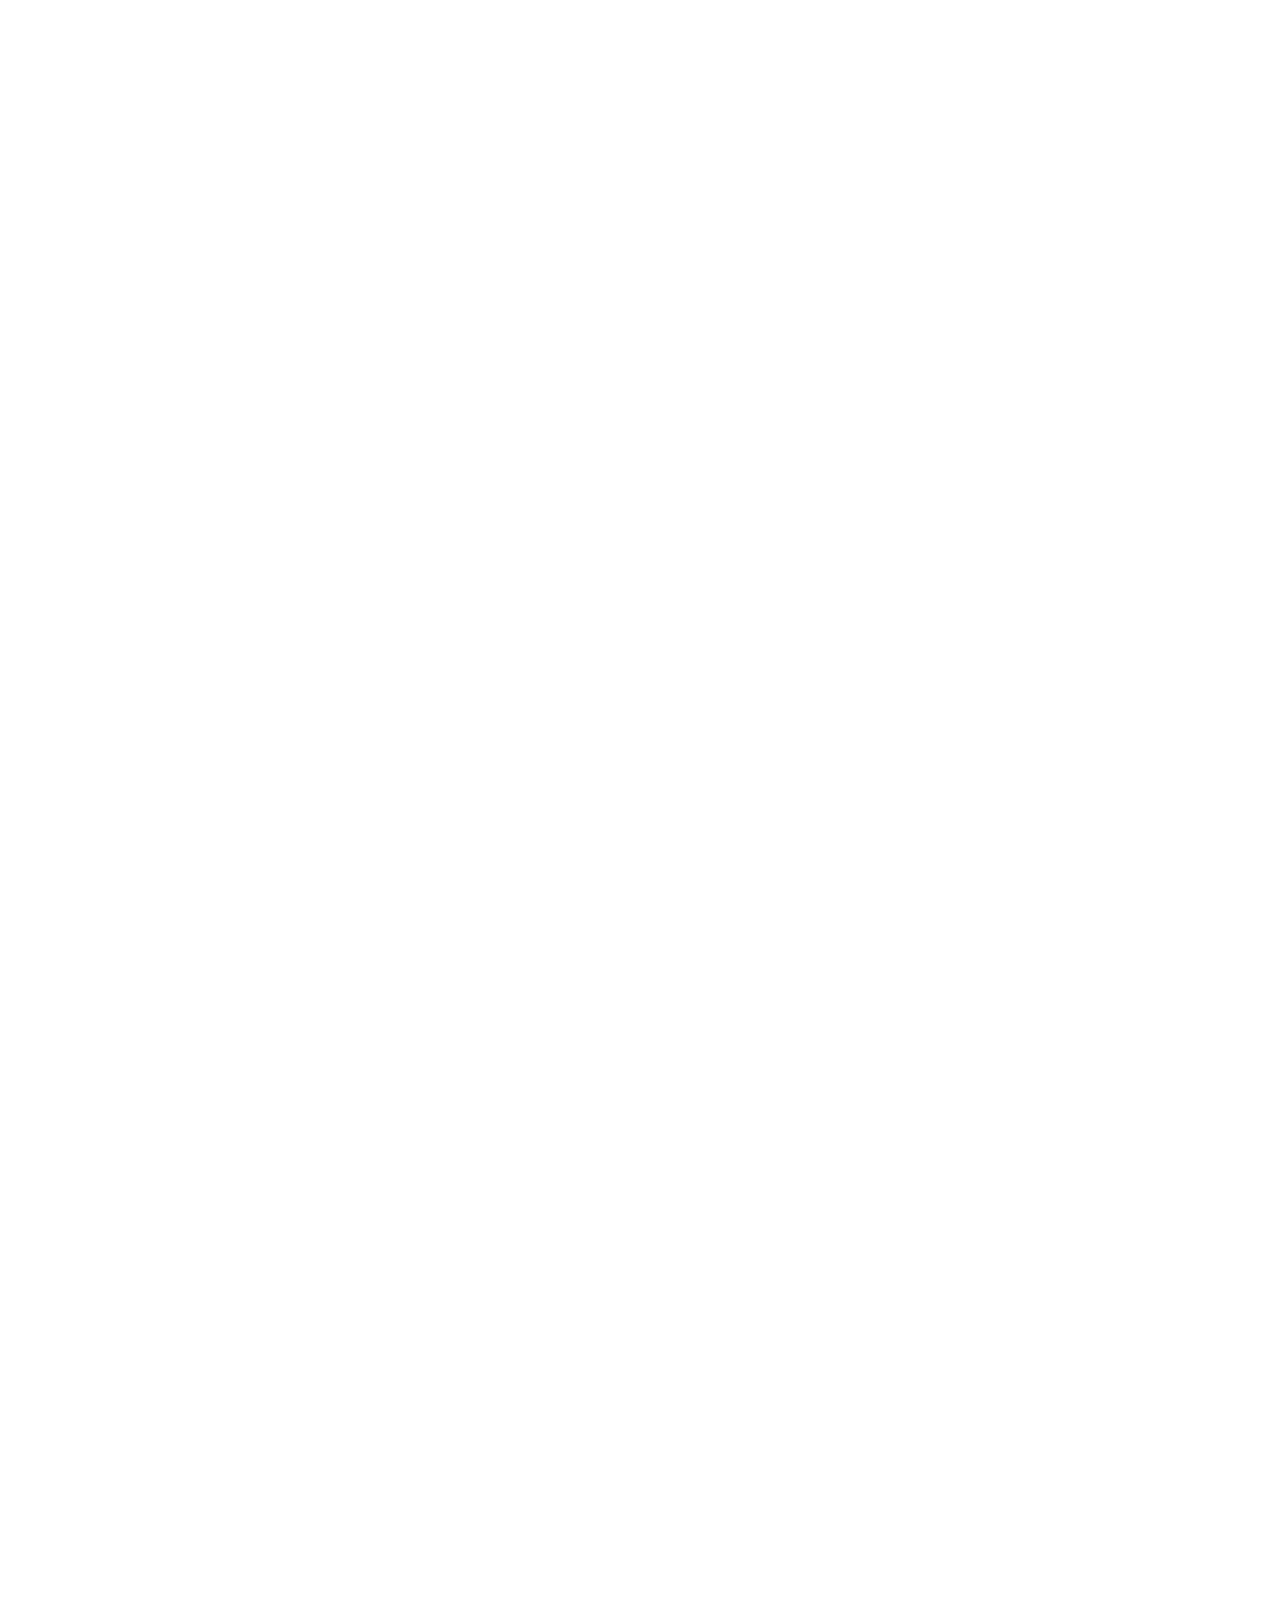
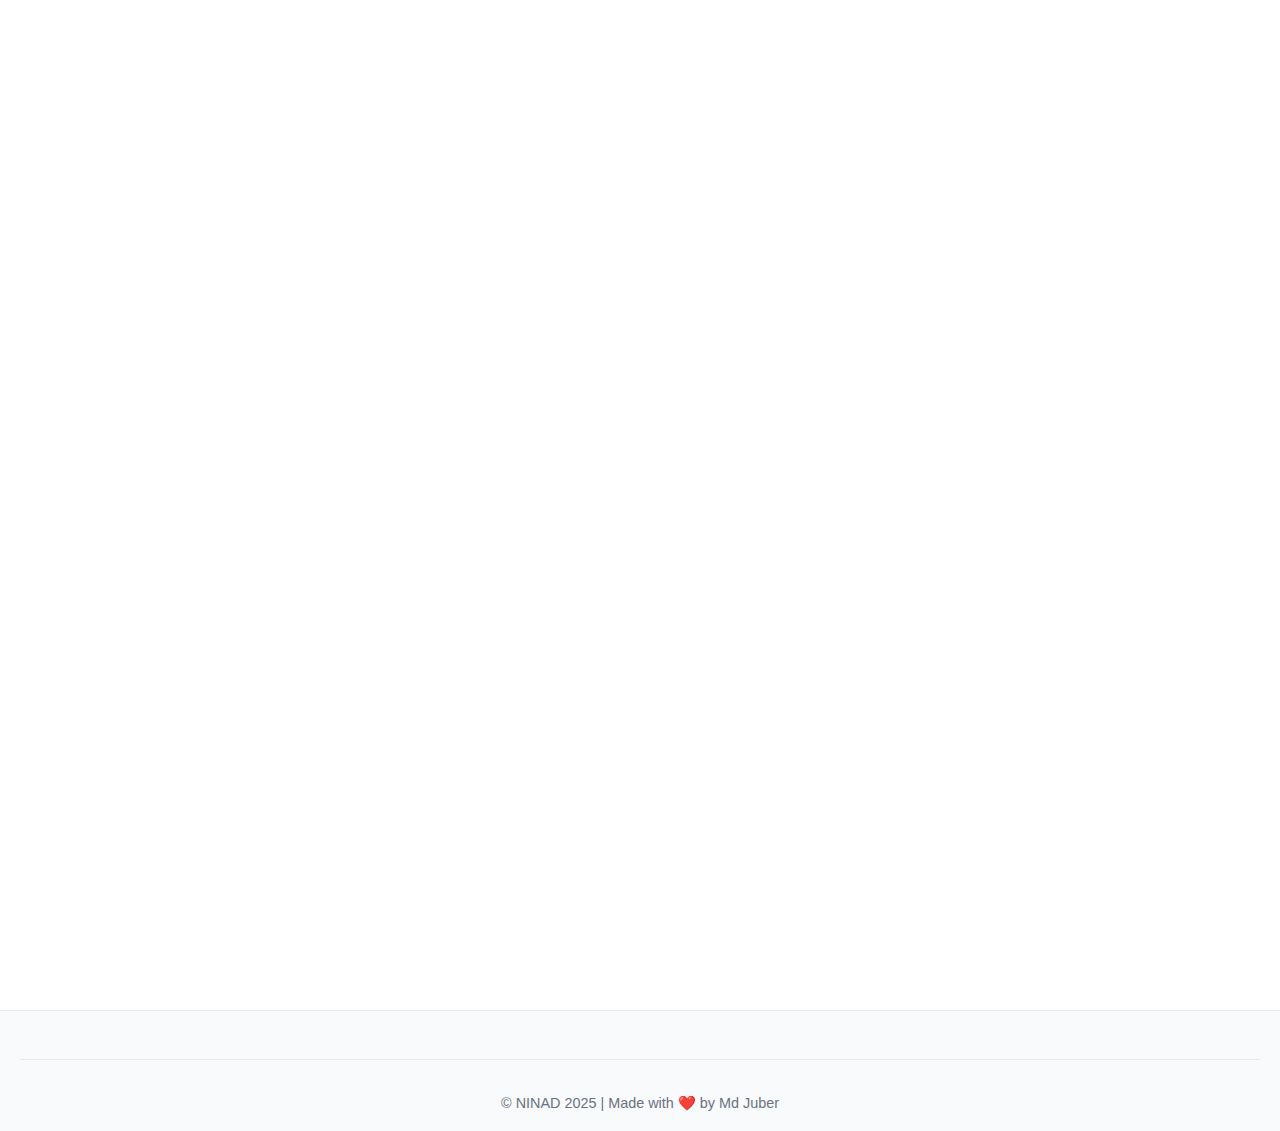
<file: academics.html>
<!DOCTYPE html>
<html lang="en">
<head>
    <meta charset="UTF-8">
    <meta name="viewport" content="width=device-width, initial-scale=1.0">
    <title>Academic Events - NINAD 2025</title>
    <link href="https://cdnjs.cloudflare.com/ajax/libs/font-awesome/6.0.0/css/all.min.css" rel="stylesheet">
    <link rel="stylesheet" href="style.css">
</head>
<body>
    <!-- Header -->
    <header class="header-simple">
        <div class="container">
            <nav class="navbar">
                <div class="nav-brand">
                    <img src="images/loggoo.png" alt="City College Logo" class="logo">
                    <div class="brand-text">
                        <h1>Academic Events</h1>
                        <p>NINAD 2025</p>
                    </div>
                </div>
                <ul class="nav-menu">
                    <li><a href="index.html" class="nav-link">Home</a></li>
                    <li><a href="sports.html" class="nav-link">Sports</a></li>
                    <li><a href="cultural.html" class="nav-link">Cultural</a></li>
                    <li><a href="academics.html" class="nav-link active">Academics</a></li>
                    <li><a href="about.html" class="nav-link">About</a></li>
                    <li><a href="register.html" class="nav-link">Register</a></li>
                    <li><button class="theme-toggle" onclick="toggleTheme()" aria-label="Toggle dark mode">
                        <i class="fas fa-moon" id="theme-icon"></i>
                    </button></li>
                </ul>
                <div class="hamburger" onclick="toggleMobileMenu()">
                    <span></span>
                    <span></span>
                    <span></span>
                </div>
            </nav>
        </div>
    </header>

    <!-- Search & Filter Section -->
    <section class="search-section">
        <div class="container">
            <div class="search-container">
                <div class="search-box">
                    <i class="fas fa-search search-icon"></i>
                    <input type="text" class="search-input" placeholder="Search academic events..." id="searchInput">
                </div>
                <div class="filter-buttons">
                    <button class="filter-btn active" data-category="all">All Events</button>
                    <button class="filter-btn" data-category="bcom-bba">BCom & BBA</button>
                    <button class="filter-btn" data-category="mba">MBA</button>
                    <button class="filter-btn" data-category="bca-mca">BCA/MCA</button>
                    <button class="filter-btn" data-category="language">Language</button>
                    <button class="filter-btn" data-category="library">Library</button>
                </div>
            </div>
        </div>
    </section>

    <!-- Academic Events Grid -->
    <section class="events-section">
        <div class="container">
            <h2 class="section-title">Academic & Management Events 2025</h2>
            <div class="events-grid" id="eventsGrid">
                <!-- Events will be populated by JavaScript -->
            </div>
            <div class="no-results" id="noResults" style="display: none;">
                <i class="fas fa-search"></i>
                <h3>No events found</h3>
                <p>Try adjusting your search terms or filters</p>
            </div>
        </div>
    </section>

    <!-- Footer -->
    <footer class="footer">
        <div class="container">
            <div class="footer-bottom">
                <p>&copy; NINAD 2025 | Made with ❤️ by Md Juber</p>
            </div>
        </div>
    </footer>

    <script src="script.js"></script>
    <script>
        // Academic events data - ONLY the events specified
        const academicEvents = [
            // BCom & BBA Department
            {
                id: 'logo-tagline-creation',
                name: "Logo & Tagline Creation",
                description: "Create original logos and taglines. Hand-drawn accepted but must be submitted digitally. Tagline ≤ 8 words.",
                fee: "₹199",
                category: "bcom-bba",
                icon: "fas fa-paint-brush",
                prize: "Cash Prize & Certificate"
            },
            {
                id: 'business-quiz',
                name: "Business Quiz",
                description: "Team of exactly 2 members. Two rounds: preliminary written test and live final with buzzer rounds.",
                fee: "₹99 / ₹499",
                category: "bcom-bba",
                icon: "fas fa-question-circle",
                prize: "Cash Prize & Certificate"
            },
            {
                id: 'best-manager',
                name: "Best Manager",
                description: "Individual participation. 3 rounds: IQ/Business quiz, Managerial interview, Case Study/Crisis Management.",
                fee: "₹199",
                category: "bcom-bba",
                icon: "fas fa-user-tie",
                prize: "Cash Prize & Certificate"
            },
            {
                id: 'startup-ideas',
                name: "New Startup Ideas (Startup Spark 2025)",
                description: "Teams up to 4 members. Original ideas only. Business plan feasible for ≤ ₹25 lakh capital.",
                fee: "₹99 / ₹499",
                category: "bcom-bba",
                icon: "fas fa-lightbulb",
                prize: "Cash Prize & Certificate"
            },
            {
                id: 'appathon',
                name: "Appathon (Web Dev)",
                description: "Languages: HTML, CSS, JavaScript. Duration: 10:30 AM – 3:00 PM. 3 rounds, each 2 hours. Team size: 1 or 2.",
                fee: "₹99 / ₹499",
                category: "bca-mca",
                icon: "fas fa-code",
                prize: "Cash Prize & Certificate"
            },
            {
                id: 'latent-bug',
                name: "Latent Bug (Debugging)",
                description: "3 rounds: Preliminary (C), Semi (C++), Final (Java). Team size: 1 or 2. Each round: 2 hours.",
                fee: "₹99 / ₹499",
                category: "bca-mca",
                icon: "fas fa-bug",
                prize: "Cash Prize & Certificate"
            },
            // MBA Department
            {
                id: 'digital-treasure-hunt',
                name: "Digital Treasure Hunt",
                description: "Teams of min 3, max 4 members. Use provided computers only. Clues solved in sequence.",
                fee: "₹200",
                category: "mba",
                icon: "fas fa-search",
                prize: "Cash Prize & Certificate"
            },
            {
                id: 'crazy-minute-challenges',
                name: "Crazy Minute Challenges",
                description: "Teams of 3–4. Multiple 1-minute tasks per round. Judges evaluate creativity, teamwork, performance.",
                fee: "₹200",
                category: "mba",
                icon: "fas fa-clock",
                prize: "Cash Prize & Certificate"
            },
            // MCA/BCA Technical Events
            {
                id: 'code-crafting',
                name: "Code Crafting",
                description: "Open to individuals (MCA). Coding challenges on-site. Allowed languages: C, Java, Python.",
                fee: "₹99",
                category: "bca-mca",
                icon: "fas fa-laptop-code",
                prize: "Cash Prize & Certificate"
            },
            {
                id: 'technical-quiz',
                name: "Technical Quiz",
                description: "Team size up to 2–3. Multiple rounds (MCQ, rapid fire, visual/audio). No mobile or internet use.",
                fee: "₹499",
                category: "bca-mca",
                icon: "fas fa-laptop-code",
                prize: "Cash Prize & Certificate"
            },
            // Department Events
            {
                id: 'public-speaking',
                name: "Public Speaking - AI: The Future of Classrooms or the End of Teachers?",
                description: "Topic: AI: The Future of Classrooms or the End of Teachers. Individual presentation competition.",
                fee: "₹99",
                category: "language",
                icon: "fas fa-microphone",
                prize: "Cash Prize & Certificate"
            },
            {
                id: 'literary-quest',
                name: "Literary Quest (Treasure Hunt)",
                description: "Literature-based treasure hunt with clues and challenges. Team-based competition.",
                fee: "₹199",
                category: "language",
                icon: "fas fa-book",
                prize: "Cash Prize & Certificate"
            },
            {
                id: 'debate-ai-education',
                name: "ಕೃತಕ ಬುದ್ದಿಮತ್ತೆ (AI) ಶೈಕ್ಷಣಿಕ ಕ್ಷೇತ್ರಕ್ಕೆ ಪೂರಕವೇ? ಮಾರಕವೇ?",
                description: "Debate competition on AI in Education. Teams argue for and against the motion.",
                fee: "₹99",
                category: "language",
                icon: "fas fa-comments",
                prize: "Cash Prize & Certificate"
            },
            {
                id: 'kannada-quiz',
                name: "ರಸಪ್ರಶ್ನೆ ಸ್ಪರ್ಧೆ: ಕನ್ನಡ ಸಾಹಿತ್ಯ, ಕರ್ನಾಟಕದ ಇತಿಹಾಸ, ರಾಜಕೀಯ, ಭೌಗೋಳ ಮತ್ತು ಸಂಸ್ಕೃತಿ ಬಗ್ಗೆ ಪ್ರಶ್ನೆಗಳಿರುತ್ತವೆ",
                description: "Literature, Culture, History, Politics, Geography. Test your knowledge of Karnataka and Kannada.",
                fee: "₹99",
                category: "language",
                icon: "fas fa-question-circle",
                prize: "Cash Prize & Certificate"
            },
            {
                id: 'hindi-antakshari',
                name: "हंदी अंताक्षरी",
                description: "Traditional Hindi song-based game. Teams compete in musical knowledge and quick thinking.",
                fee: "₹499",
                category: "language",
                icon: "fas fa-music",
                prize: "Cash Prize & Certificate"
            },
            {
                id: 'general-knowledge-quiz',
                name: "General Knowledge Quiz",
                description: "Constitution, History, Geography, Sports, Science, Current Affairs. Comprehensive GK competition.",
                fee: "₹99",
                category: "library",
                icon: "fas fa-globe",
                prize: "Cash Prize & Certificate"
            },
            {
                id: 'debate-and-panel-disc',
                name: "Debate and Panel Discussion",
                description: "Debate and Panel Discussion: on Reading Habits, Digital libraries VS. Traditional Libraries (Print Materials) etc.",
                fee: "₹99",
                category: "library",
                icon: "fas fa-comment",
                prize: "Cash Prize & Certificate"
            },
            {
                id: 'hindi-debate',
                name: "वाद ववाद प्रतयोगता",
                description: "Topic: Traditional culture Vs modern culture",
                fee: "₹99",
                category: "language",
                icon: "fas fa-comments",
                prize: "Cash Prize & Certificate"
            }
        ];

        let filteredEvents = [...academicEvents];
        let currentCategory = 'all';

        // Initialize the page
        document.addEventListener('DOMContentLoaded', function() {
            renderEvents();
            setupEventListeners();
            loadTheme();
        });

        // Setup event listeners
        function setupEventListeners() {
            const searchInput = document.getElementById('searchInput');
            if (searchInput) {
                searchInput.addEventListener('input', handleSearch);
            }

            // Filter buttons
            const filterButtons = document.querySelectorAll('.filter-btn');
            filterButtons.forEach(btn => {
                btn.addEventListener('click', function() {
                    filterButtons.forEach(b => b.classList.remove('active'));
                    this.classList.add('active');
                    currentCategory = this.dataset.category;
                    filterEvents();
                });
            });
        }

        // Render events grid
        function renderEvents() {
            const eventsGrid = document.getElementById('eventsGrid');
            const noResults = document.getElementById('noResults');
            
            if (!eventsGrid) return;
            
            if (filteredEvents.length === 0) {
                eventsGrid.style.display = 'none';
                if (noResults) noResults.style.display = 'block';
                return;
            }
            
            eventsGrid.style.display = 'grid';
            if (noResults) noResults.style.display = 'none';
            
            eventsGrid.innerHTML = filteredEvents.map(event => `
                <div class="event-card">
                    <div class="event-header">
                        <div class="event-icon">
                            <i class="${event.icon}"></i>
                        </div>
                        <div>
                            <h3 class="event-title">${event.name}</h3>
                            <span class="event-category">${event.category.charAt(0).toUpperCase() + event.category.slice(1).replace('-', ' & ')}</span>
                        </div>
                    </div>
                    <p class="event-description">${event.description}</p>
                    <span class="event-fee paid">${event.fee}</span>
                    <div class="event-prize">
                        <i class="fas fa-trophy"></i> ${event.prize}
                    </div>
                    <div class="event-actions">
                        <a href="event-details.html?id=${event.id}" class="btn btn-secondary">
                            <i class="fas fa-info-circle"></i> View Details
                        </a>
                        <a href="register.html?event=${encodeURIComponent(event.name)}" class="btn btn-primary">
                            <i class="fas fa-user-plus"></i> Register
                        </a>
                    </div>
                </div>
            `).join('');
        }

        // Handle search functionality
        function handleSearch(event) {
            const searchTerm = event.target.value.toLowerCase().trim();
            filterEvents(searchTerm);
        }

        // Filter events by category and search term
        function filterEvents(searchTerm = '') {
            const searchInput = document.getElementById('searchInput');
            const currentSearchTerm = searchTerm || (searchInput ? searchInput.value.toLowerCase().trim() : '');
            
            filteredEvents = academicEvents.filter(event => {
                const matchesCategory = currentCategory === 'all' || event.category === currentCategory;
                const matchesSearch = currentSearchTerm === '' || 
                    event.name.toLowerCase().includes(currentSearchTerm) ||
                    event.description.toLowerCase().includes(currentSearchTerm);
                
                return matchesCategory && matchesSearch;
            });
            
            renderEvents();
        }
    </script>
</body>
</html>
</file>
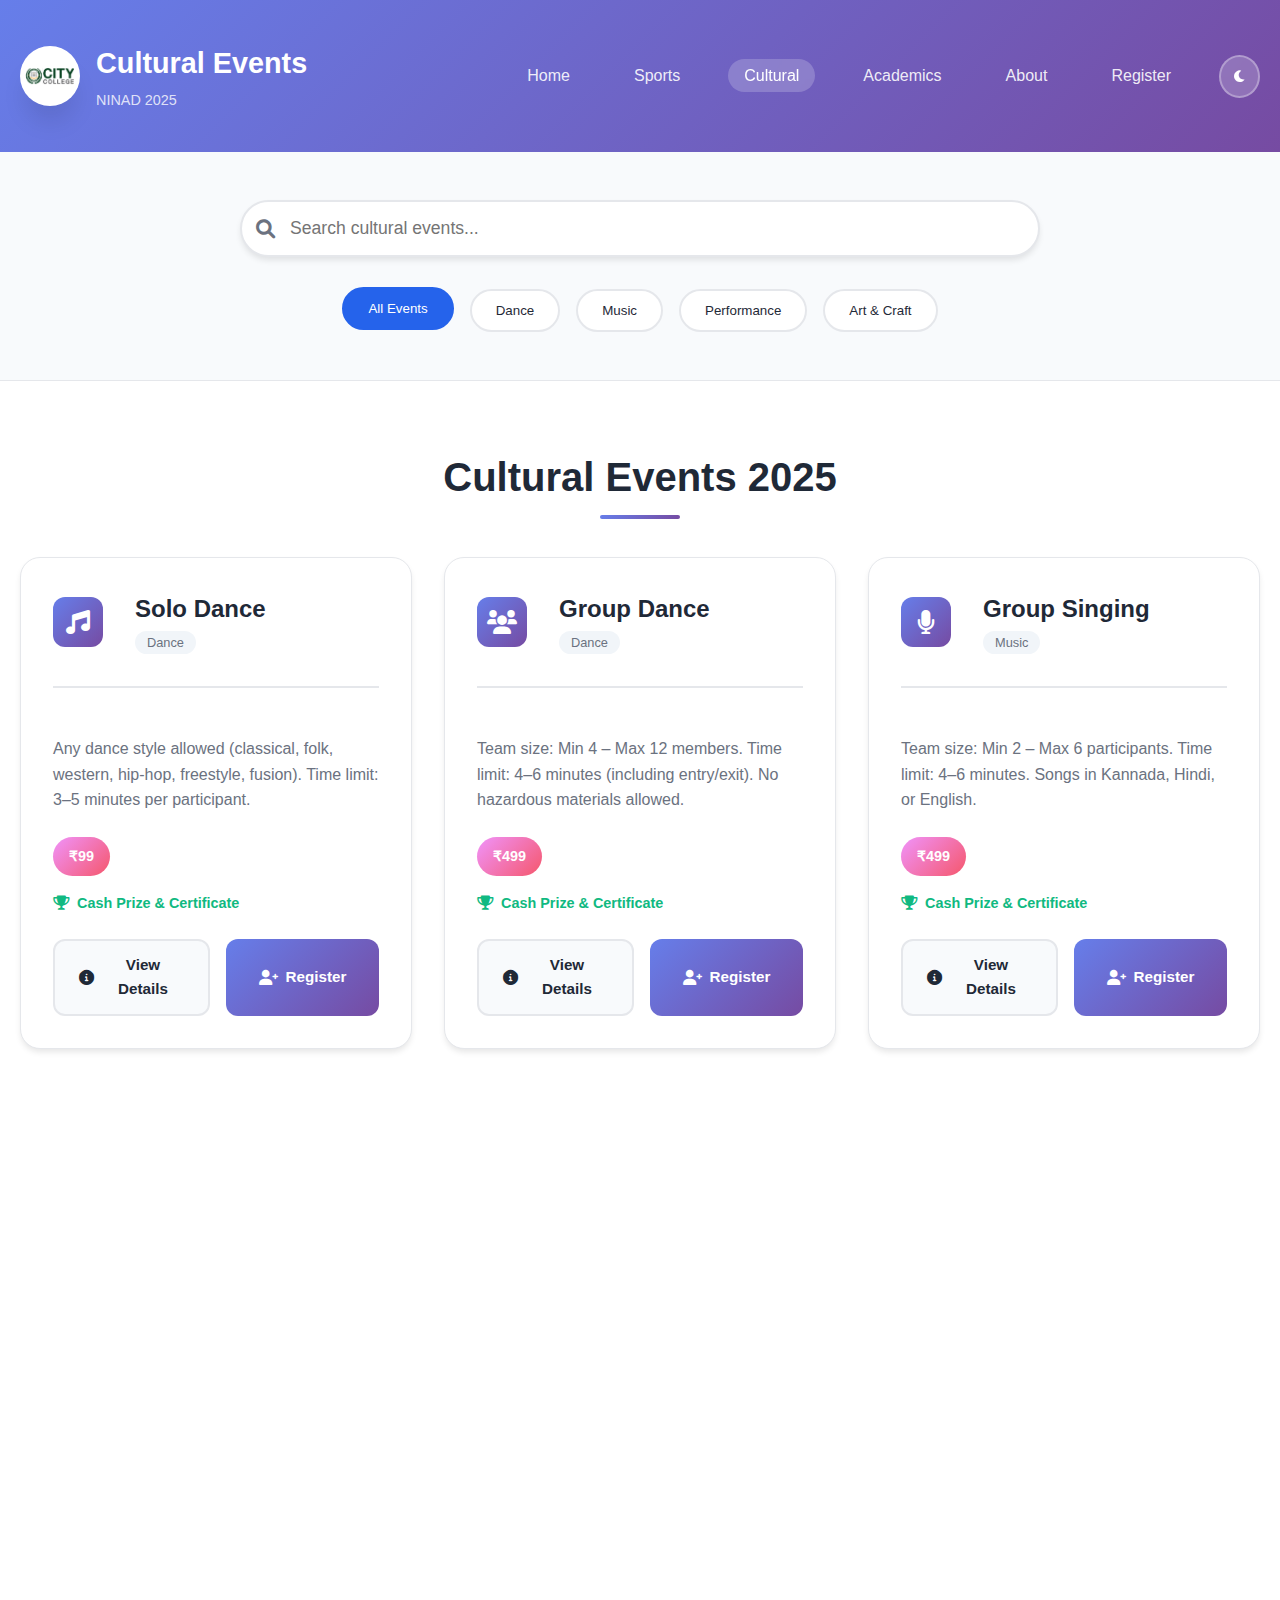
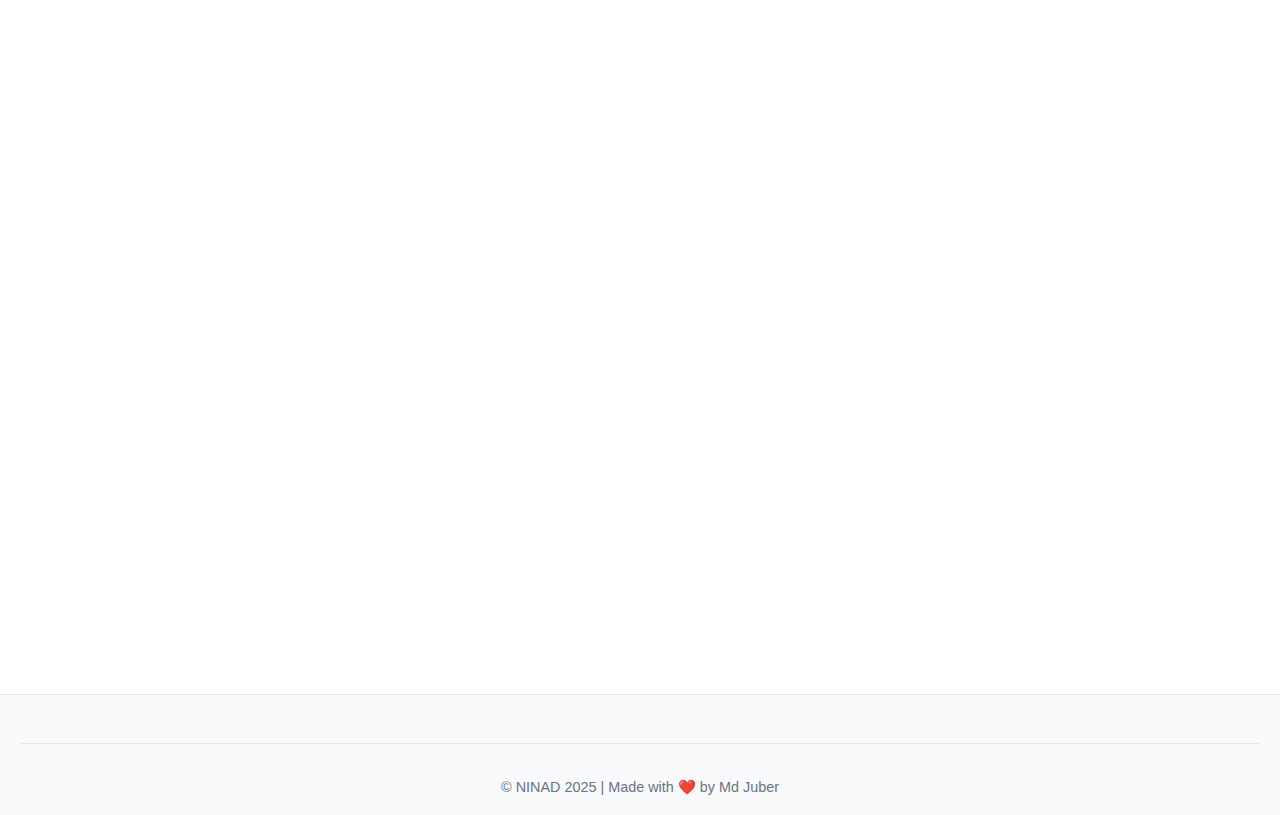
<file: cultural.html>
<!DOCTYPE html>
<html lang="en">
<head>
    <meta charset="UTF-8">
    <meta name="viewport" content="width=device-width, initial-scale=1.0">
    <title>Cultural Events - NINAD 2025</title>
    <link href="https://cdnjs.cloudflare.com/ajax/libs/font-awesome/6.0.0/css/all.min.css" rel="stylesheet">
    <link rel="stylesheet" href="style.css">
</head>
<body>
    <!-- Header -->
    <header class="header-simple">
        <div class="container">
            <nav class="navbar">
                <div class="nav-brand">
                    <img src="images/loggoo.png" alt="City College Logo" class="logo">
                    <div class="brand-text">
                        <h1>Cultural Events</h1>
                        <p>NINAD 2025</p>
                    </div>
                </div>
                <ul class="nav-menu">
                    <li><a href="index.html" class="nav-link">Home</a></li>
                    <li><a href="sports.html" class="nav-link">Sports</a></li>
                    <li><a href="cultural.html" class="nav-link active">Cultural</a></li>
                    <li><a href="academics.html" class="nav-link">Academics</a></li>
                    <li><a href="about.html" class="nav-link">About</a></li>
                    <li><a href="register.html" class="nav-link">Register</a></li>
                    <li><button class="theme-toggle" onclick="toggleTheme()" aria-label="Toggle dark mode">
                        <i class="fas fa-moon" id="theme-icon"></i>
                    </button></li>
                </ul>
                <div class="hamburger" onclick="toggleMobileMenu()">
                    <span></span>
                    <span></span>
                    <span></span>
                </div>
            </nav>
        </div>
    </header>

    <!-- Search & Filter Section -->
    <section class="search-section">
        <div class="container">
            <div class="search-container">
                <div class="search-box">
                    <i class="fas fa-search search-icon"></i>
                    <input type="text" class="search-input" placeholder="Search cultural events..." id="searchInput">
                </div>
                <div class="filter-buttons">
                    <button class="filter-btn active" data-category="all">All Events</button>
                    <button class="filter-btn" data-category="dance">Dance</button>
                    <button class="filter-btn" data-category="music">Music</button>
                    <button class="filter-btn" data-category="performance">Performance</button>
                    <button class="filter-btn" data-category="art">Art & Craft</button>
                </div>
            </div>
        </div>
    </section>

    <!-- Cultural Events Grid -->
    <section class="events-section">
        <div class="container">
            <h2 class="section-title">Cultural Events 2025</h2>
            <div class="events-grid" id="eventsGrid">
                <!-- Events will be populated by JavaScript -->
            </div>
            <div class="no-results" id="noResults" style="display: none;">
                <i class="fas fa-search"></i>
                <h3>No events found</h3>
                <p>Try adjusting your search terms or filters</p>
            </div>
        </div>
    </section>

    <!-- Footer -->
    <footer class="footer">
        <div class="container">
            <div class="footer-bottom">
                <p>&copy; NINAD 2025 | Made with ❤️ by Md Juber</p>
            </div>
        </div>
    </footer>

    <script src="script.js"></script>
    <script>
        // Cultural events data - ONLY the events specified
        const culturalEvents = [
            {
                id: 'solo-dance',
                name: "Solo Dance",
                description: "Any dance style allowed (classical, folk, western, hip-hop, freestyle, fusion). Time limit: 3–5 minutes per participant.",
                fee: "₹99",
                category: "dance",
                icon: "fas fa-music",
                prize: "Cash Prize & Certificate"
            },
            {
                id: 'group-dance',
                name: "Group Dance",
                description: "Team size: Min 4 – Max 12 members. Time limit: 4–6 minutes (including entry/exit). No hazardous materials allowed.",
                fee: "₹499",
                category: "dance",
                icon: "fas fa-users",
                prize: "Cash Prize & Certificate"
            },
            {
                id: 'group-singing',
                name: "Group Singing",
                description: "Team size: Min 2 – Max 6 participants. Time limit: 4–6 minutes. Songs in Kannada, Hindi, or English.",
                fee: "₹499",
                category: "music",
                icon: "fas fa-microphone",
                prize: "Cash Prize & Certificate"
            },
            {
                id: 'solo-singing',
                name: "Solo Singing",
                description: "Time limit: 3–4 minutes. Songs in Kannada, Hindi, or English only. Live instruments allowed.",
                fee: "₹99",
                category: "music",
                icon: "fas fa-microphone-alt",
                prize: "Cash Prize & Certificate"
            },
            {
                id: 'poem-recitation',
                name: "Poem Recitation",
                description: "Languages: Kannada, Hindi, English. Recitation from memory (paper allowed). Time limit: 2–3 minutes.",
                fee: "₹99",
                category: "performance",
                icon: "fas fa-feather-alt",
                prize: "Cash Prize & Certificate"
            },
            {
                id: 'ramp-walk',
                name: "Ramp Walk",
                description: "Theme: 'Vastra: The Narrative of India's States'. Outfits must reflect cultural/linguistic diversity of India.",
                fee: "₹499",
                category: "performance",
                icon: "fas fa-tshirt",
                prize: "Cash Prize & Certificate"
            },
            {
                id: 'rapping-competition',
                name: "Rapping Competition",
                description: "Lyrics and performance must be 100% original. Time limit: 2–4 minutes. No pre-recorded vocals allowed.",
                fee: "₹99",
                category: "performance",
                icon: "fas fa-microphone",
                prize: "Cash Prize & Certificate"
            },
            {
                id: 'reels-making',
                name: "Reels Making Competition",
                description: "Theme: College Life Moments. Duration: 30–90 seconds, vertical format. Must be shot & edited on event premises.",
                fee: "₹99",
                category: "performance",
                icon: "fas fa-video",
                prize: "Cash Prize & Certificate"
            },
            {
                id: 'face-painting',
                name: "Face Painting",
                description: "Only non-toxic, skin-safe paints allowed. Time limit: 60 minutes. Solo or pairs (1 painter + 1 model).",
                fee: "₹99",
                category: "art",
                icon: "fas fa-palette",
                prize: "Cash Prize & Certificate"
            }
        ];

        let filteredEvents = [...culturalEvents];
        let currentCategory = 'all';

        // Initialize the page
        document.addEventListener('DOMContentLoaded', function() {
            renderEvents();
            setupEventListeners();
            loadTheme();
        });

        // Setup event listeners
        function setupEventListeners() {
            const searchInput = document.getElementById('searchInput');
            if (searchInput) {
                searchInput.addEventListener('input', handleSearch);
            }

            // Filter buttons
            const filterButtons = document.querySelectorAll('.filter-btn');
            filterButtons.forEach(btn => {
                btn.addEventListener('click', function() {
                    filterButtons.forEach(b => b.classList.remove('active'));
                    this.classList.add('active');
                    currentCategory = this.dataset.category;
                    filterEvents();
                });
            });
        }

        // Render events grid
        function renderEvents() {
            const eventsGrid = document.getElementById('eventsGrid');
            const noResults = document.getElementById('noResults');
            
            if (!eventsGrid) return;
            
            if (filteredEvents.length === 0) {
                eventsGrid.style.display = 'none';
                if (noResults) noResults.style.display = 'block';
                return;
            }
            
            eventsGrid.style.display = 'grid';
            if (noResults) noResults.style.display = 'none';
            
            eventsGrid.innerHTML = filteredEvents.map(event => `
                <div class="event-card">
                    <div class="event-header">
                        <div class="event-icon">
                            <i class="${event.icon}"></i>
                        </div>
                        <div>
                            <h3 class="event-title">${event.name}</h3>
                            <span class="event-category">${event.category.charAt(0).toUpperCase() + event.category.slice(1)}</span>
                        </div>
                    </div>
                    <p class="event-description">${event.description}</p>
                    <span class="event-fee paid">${event.fee}</span>
                    <div class="event-prize">
                        <i class="fas fa-trophy"></i> ${event.prize}
                    </div>
                    <div class="event-actions">
                        <a href="event-details.html?id=${event.id}" class="btn btn-secondary">
                            <i class="fas fa-info-circle"></i> View Details
                        </a>
                        <a href="register.html?event=${encodeURIComponent(event.name)}" class="btn btn-primary">
                            <i class="fas fa-user-plus"></i> Register
                        </a>
                    </div>
                </div>
            `).join('');
        }

        // Handle search functionality
        function handleSearch(event) {
            const searchTerm = event.target.value.toLowerCase().trim();
            filterEvents(searchTerm);
        }

        // Filter events by category and search term
        function filterEvents(searchTerm = '') {
            const searchInput = document.getElementById('searchInput');
            const currentSearchTerm = searchTerm || (searchInput ? searchInput.value.toLowerCase().trim() : '');
            
            filteredEvents = culturalEvents.filter(event => {
                const matchesCategory = currentCategory === 'all' || event.category === currentCategory;
                const matchesSearch = currentSearchTerm === '' || 
                    event.name.toLowerCase().includes(currentSearchTerm) ||
                    event.description.toLowerCase().includes(currentSearchTerm);
                
                return matchesCategory && matchesSearch;
            });
            
            renderEvents();
        }
    </script>
</body>
</html>
</file>
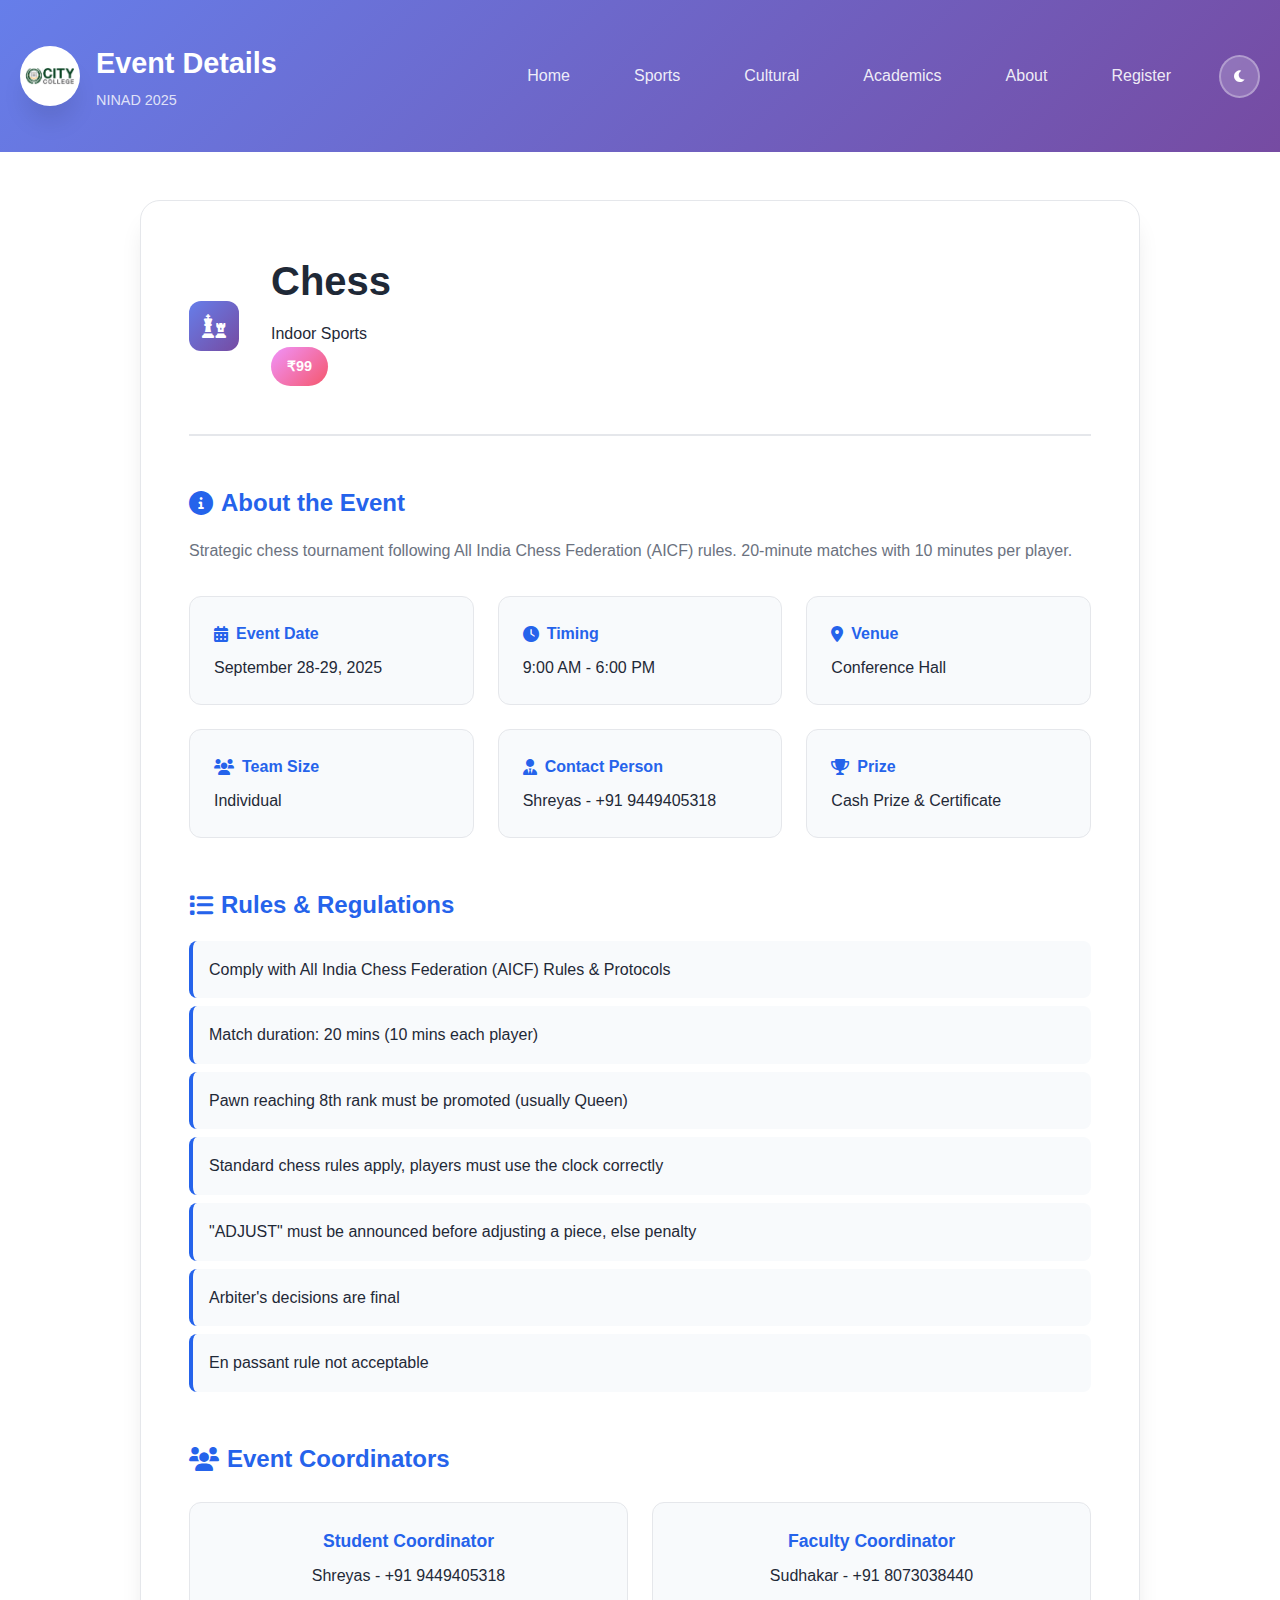
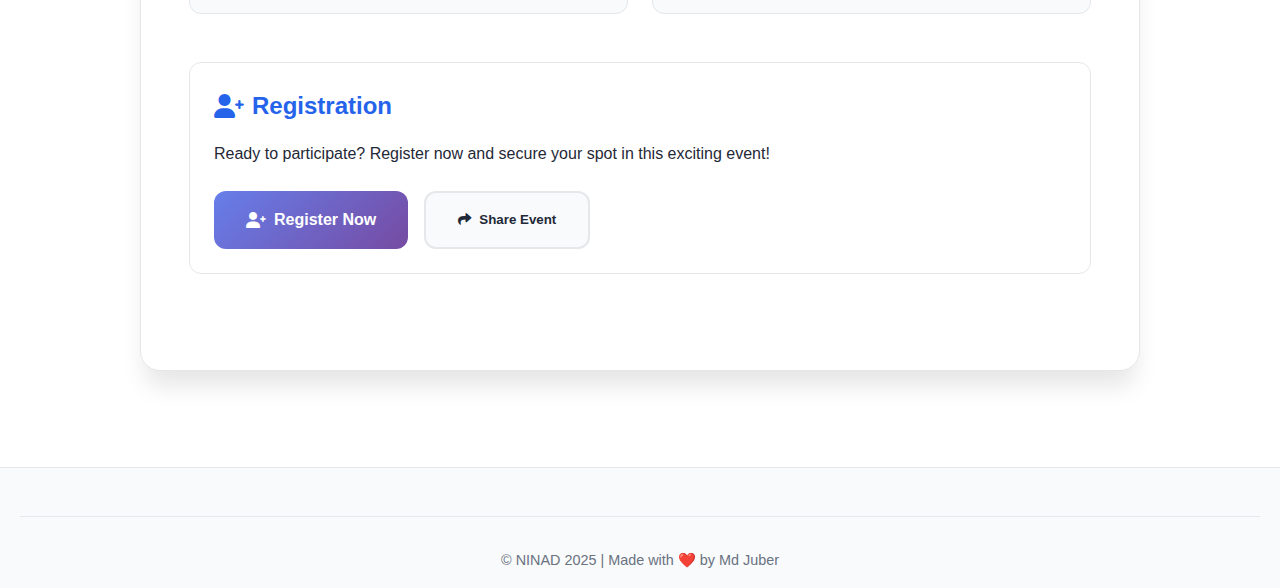
<file: event-details.html>
<!DOCTYPE html>
<html lang="en">
<head>
    <meta charset="UTF-8">
    <meta name="viewport" content="width=device-width, initial-scale=1.0">
    <title>Event Details - NINAD 2025</title>
    <link href="https://cdnjs.cloudflare.com/ajax/libs/font-awesome/6.0.0/css/all.min.css" rel="stylesheet">
    <link rel="stylesheet" href="style.css">
</head>
<body>
    <!-- Header -->
    <header class="header-simple">
        <div class="container">
            <nav class="navbar">
                <div class="nav-brand">
                    <img src="images/loggoo.png" alt="City College Logo" class="logo">
                    <div class="brand-text">
                        <h1>Event Details</h1>
                        <p>NINAD 2025</p>
                    </div>
                </div>
                <ul class="nav-menu">
                    <li><a href="index.html" class="nav-link">Home</a></li>
                    <li><a href="sports.html" class="nav-link">Sports</a></li>
                    <li><a href="cultural.html" class="nav-link">Cultural</a></li>
                    <li><a href="academics.html" class="nav-link">Academics</a></li>
                    <li><a href="about.html" class="nav-link">About</a></li>
                    <li><a href="register.html" class="nav-link">Register</a></li>
                    <li><button class="theme-toggle" onclick="toggleTheme()" aria-label="Toggle dark mode">
                        <i class="fas fa-moon" id="theme-icon"></i>
                    </button></li>
                </ul>
                <div class="hamburger" onclick="toggleMobileMenu()">
                    <span></span>
                    <span></span>
                    <span></span>
                </div>
            </nav>
        </div>
    </header>

    <!-- Event Details Content -->
    <section class="event-details-section">
        <div class="container">
            <div class="event-details-card">
                <div class="event-header">
                    <div class="event-icon" id="eventIcon">
                        <i class="fas fa-chess"></i>
                    </div>
                    <div class="event-title-section">
                        <h1 id="eventTitle">Chess</h1>
                        <p id="eventCategory">Indoor Sports</p>
                        <span class="event-fee paid" id="eventFee">₹99</span>
                    </div>
                </div>

                <div class="event-content">
                    <div class="event-description">
                        <h3><i class="fas fa-info-circle"></i> About the Event</h3>
                        <p id="eventDescription">Strategic chess tournament following All India Chess Federation (AICF) rules. 20-minute matches with 10 minutes per player.</p>
                    </div>

                    <div class="event-details-grid">
                        <div class="detail-card">
                            <h4><i class="fas fa-calendar-alt"></i> Event Date</h4>
                            <p id="eventDate">September 28-29, 2025</p>
                        </div>
                        <div class="detail-card">
                            <h4><i class="fas fa-clock"></i> Timing</h4>
                            <p id="eventTiming">9:00 AM - 6:00 PM</p>
                        </div>
                        <div class="detail-card">
                            <h4><i class="fas fa-map-marker-alt"></i> Venue</h4>
                            <p id="eventVenue">City College Jayanagar</p>
                        </div>
                        <div class="detail-card">
                            <h4><i class="fas fa-users"></i> Team Size</h4>
                            <p id="teamSize">Individual</p>
                        </div>
                        <div class="detail-card">
                            <h4><i class="fas fa-user-tie"></i> Contact Person</h4>
                            <p id="contactPerson">Shreyas - +91 9449405318</p>
                        </div>
                        <div class="detail-card">
                            <h4><i class="fas fa-trophy"></i> Prize</h4>
                            <p id="prizeInfo">Cash Prize & Certificate</p>
                        </div>
                    </div>

                    <div class="rules-section">
                        <h3><i class="fas fa-list"></i> Rules & Regulations</h3>
                        <ul id="eventRules">
                            <li>Comply with All India Chess Federation (AICF) Rules & Protocols</li>
                            <li>Match duration: 20 mins (10 mins each player)</li>
                            <li>Pawn reaching 8th rank must be promoted (usually Queen)</li>
                            <li>Standard chess rules apply, players must use the clock correctly</li>
                            <li>"ADJUST" must be announced before adjusting a piece, else penalty</li>
                            <li>Arbiter's decisions are final</li>
                            <li>En passant rule not acceptable</li>
                        </ul>
                    </div>

                    <div class="coordinators-section">
                        <h3><i class="fas fa-users"></i> Event Coordinators</h3>
                        <div class="coordinators-grid" id="coordinatorsGrid">
                            <div class="coordinator-card">
                                <h4>Student Coordinator</h4>
                                <p>Shreyas - +91 9449405318</p>
                            </div>
                            <div class="coordinator-card">
                                <h4>Faculty Coordinator</h4>
                                <p>Sudhakar - +91 8073038440</p>
                            </div>
                        </div>
                    </div>

                    <div class="registration-section">
                        <h3><i class="fas fa-user-plus"></i> Registration</h3>
                        <p>Ready to participate? Register now and secure your spot in this exciting event!</p>
                        <div class="registration-actions">
                            <a href="register.html" class="register-btn" id="registerBtn">
                                <i class="fas fa-user-plus"></i> Register Now
                            </a>
                            <button class="share-btn" onclick="shareEvent()">
                                <i class="fas fa-share"></i> Share Event
                            </button>
                        </div>
                    </div>
                </div>
            </div>
        </div>
    </section>

    <!-- Footer -->
    <footer class="footer">
        <div class="container">
            <div class="footer-bottom">
                <p>&copy; NINAD 2025 | Made with ❤️ by Md Juber</p>
            </div>
        </div>
    </footer>

    <script src="script.js"></script>
    <script>
        // Combined event data from all categories
        const allEvents = {
            // Sports Events
            'chess': {
                name: 'Chess',
                category: 'Indoor Sports',
                fee: '₹99',
                icon: 'fas fa-chess',
                description: 'Strategic chess tournament following All India Chess Federation (AICF) rules. 20-minute matches with 10 minutes per player.',
                date: 'September 28-29, 2025',
                timing: '9:00 AM - 6:00 PM',
                venue: 'Conference Hall',
                teamSize: 'Individual',
                contactPerson: 'Shreyas - +91 9449405318',
                prize: 'Cash Prize & Certificate',
                rules: [
                    'Comply with All India Chess Federation (AICF) Rules & Protocols',
                    'Match duration: 20 mins (10 mins each player)',
                    'Pawn reaching 8th rank must be promoted (usually Queen)',
                    'Standard chess rules apply, players must use the clock correctly',
                    '"ADJUST" must be announced before adjusting a piece, else penalty',
                    'Arbiter\'s decisions are final',
                    'En passant rule not acceptable'
                ],
                coordinators: [
                    { type: 'Student Coordinator', name: 'Shreyas', phone: '+91 9449405318' },
                    { type: 'Faculty Coordinator', name: 'Sudhakar', phone: '+91 8073038440' }
                ]
            },
            'volleyball': {
                name: 'Volleyball',
                category: 'Outdoor Sports',
                fee: '₹499',
                icon: 'fas fa-volleyball-ball',
                description: 'Team volleyball tournament with 6+6 players. Maximum 3 hits per side with standard volleyball rules.',
                date: 'September 28-29, 2025',
                timing: '9:00 AM - 6:00 PM',
                venue: 'Sports Complex',
                teamSize: '6 Main Players + 6 Substitutes',
                contactPerson: 'Shreyas - +91 9449405318',
                prize: 'Cash Prize & Certificate',
                rules: [
                    '6 Main Players + 6 Substitutes',
                    'Max 3 hits per side, same player cannot hit twice (block not counted)',
                    'Ball can be played off the net during volley',
                    'Net touch on serve = re-serve',
                    'Ball on the line is "IN"',
                    'Matches follow standard volleyball rules'
                ],
                coordinators: [
                    { type: 'Student Coordinator', name: 'Shreyas', phone: '+91 9449405318' },
                    { type: 'Faculty Coordinator', name: 'Sudhakar', phone: '+91 8073038440' }
                ]
            },
            'throwball': {
                name: 'Throwball',
                category: 'Outdoor Sports',
                fee: '₹499',
                icon: 'fas fa-volleyball-ball',
                description: 'Team throwball tournament with 7+5 players. Ball must be thrown within 3 seconds after being caught.',
                date: 'September 28-29, 2025',
                timing: '9:00 AM - 6:00 PM',
                venue: 'Sports Complex',
                teamSize: '7 Playing + 5 Substitutes',
                contactPerson: 'Shreyas - +91 9449405318',
                prize: 'Cash Prize & Certificate',
                rules: [
                    'Team size: 7 Playing + 5 Substitutes',
                    'Serve within 5 seconds after whistle, from service zone',
                    'Ball must be thrown within 3 seconds, from above shoulder line, one hand only',
                    'Ball on line = IN',
                    'Rotation must be maintained throughout the set',
                    'Points scored when opponent fouls or ball lands in court'
                ],
                coordinators: [
                    { type: 'Student Coordinator', name: 'Shreyas', phone: '+91 9449405318' },
                    { type: 'Faculty Coordinator', name: 'Sudhakar', phone: '+91 8073038440' }
                ]
            },
            'carrom': {
                name: 'Carrom',
                category: 'Indoor Sports',
                fee: '₹199',
                icon: 'fas fa-circle',
                description: '2v2 carrom tournament with 20-minute matches. Game style format with highest points winner.',
                date: 'September 28-29, 2025',
                timing: '9:00 AM - 6:00 PM',
                venue: 'Indoor Games Hall',
                teamSize: '2v2 (Doubles)',
                contactPerson: 'Shreyas - +91 9449405318',
                prize: 'Cash Prize & Certificate',
                rules: [
                    '2v2, 20 mins per game',
                    'Preliminary: One set, Other rounds: Best of 3',
                    'Winner = highest points',
                    'Striker rules and Queen rules as per standard carrom',
                    'If final piece is pocketed before Queen, penalty applies'
                ],
                coordinators: [
                    { type: 'Student Coordinator', name: 'Shreyas', phone: '+91 9449405318' },
                    { type: 'Faculty Coordinator', name: 'Sudhakar', phone: '+91 8073038440' }
                ]
            },
            'yoga': {
                name: 'Yoga',
                category: 'Wellness',
                fee: '₹99',
                icon: 'fas fa-leaf',
                description: 'Yoga asana competition with compulsory Surya Namaskara and optional asanas. Scored out of 100 marks.',
                date: 'September 28-29, 2025',
                timing: '7:00 AM - 10:00 AM',
                venue: 'Yoga Hall',
                teamSize: 'Individual',
                contactPerson: 'Shreyas - +91 9449405318',
                prize: 'Cash Prize & Certificate',
                rules: [
                    'Part A (Compulsory Asanas, 30 sec each): Surya Namaskara (12 Postures), Paschimottanasana, Sarvangasana, Purna Dhanurasana, Garudasana, Karna Peedasana',
                    'Part B (Optional Asanas, 15 sec each, select 4): Men: Mayurasana, Padma Bakasana, Hanumanasana, Tittibhasana, etc.',
                    'Women: Vatayanasana, Purna Bhujangasana, Purna Matsyendrasana, Ekapad Shirasana, etc.',
                    'Scoring: Surya Namaskara: 10 Marks, Part A (5 Asanas): 50 Marks, Part B (4 Optional Asanas): 40 Marks, Total: 100 Marks'
                ],
                coordinators: [
                    { type: 'Student Coordinator', name: 'Shreyas', phone: '+91 9449405318' },
                    { type: 'Faculty Coordinator', name: 'Sudhakar', phone: '+91 8073038440' }
                ]
            },
            // Cultural Events
            'solo-dance': {
                name: 'Solo Dance',
                category: 'Dance',
                fee: '₹99',
                icon: 'fas fa-music',
                description: 'Any dance style allowed (classical, folk, western, hip-hop, freestyle, fusion). Time limit: 3–5 minutes per participant.',
                date: 'September 28-29, 2025',
                timing: '2:00 PM - 6:00 PM',
                venue: 'City College',
                teamSize: 'Individual',
                contactPerson: 'Roopesh - +91 9740659531',
                prize: 'Cash Prize & Certificate',
                rules: [
                    'Time limit: 3–5 minutes per participant',
                    'Any dance style allowed',
                    'Pre-recorded music (.mp3) to be submitted at least 1 hour before the event',
                    'Props allowed with prior intimation'
                ],
                coordinators: [
                    { type: 'Faculty Coordinators', name: 'Shilpa PUC – 9620278166, Shilpa Pradeep – 9845118266', phone: '' },
                    { type: 'Student Coordinator', name: 'Roopesh', phone: '+91 9740659531' }
                ]
            },
            'group-dance': {
                name: 'Group Dance',
                category: 'Dance',
                fee: '₹499',
                icon: 'fas fa-users',
                description: 'Team size: Min 4 – Max 12 members. Time limit: 4–6 minutes (including entry/exit). No hazardous materials allowed.',
                date: 'September 28-29, 2025',
                timing: '9:00 AM - 6:00 PM',
                venue: 'City College',
                teamSize: 'Min 4 – Max 12 members',
                contactPerson: 'Ashraf - +91 8217749614',
                prize: 'Cash Prize & Certificate',
                rules: [
                    'Team size: Min 4 – Max 12 members',
                    'Time limit: 4–6 minutes (including entry/exit)',
                    'Music track (.mp3) must be submitted at least 1 hour before the event',
                    'No fire/water/hazardous materials on stage'
                ],
                coordinators: [
                    { type: 'Faculty Coordinators', name: 'Shilpa PUC – 9620278166, Shilpa Pradeep – 9845118266', phone: '' },
                    { type: 'Student Coordinator', name: 'Ashraf', phone: '+91 8217749614' }
                ]
            },
            'group-singing': {
                name: 'Group Singing',
                category: 'Music',
                fee: '₹499',
                icon: 'fas fa-microphone',
                description: 'Team size: Min 2 – Max 6 participants. Time limit: 4–6 minutes. Songs in Kannada, Hindi, or English.',
                date: 'September 28-29, 2025',
                timing: '9:00 AM - 6:00 PM',
                venue: 'City College',
                teamSize: 'Min 4 – Max 12 members',
                contactPerson: 'Ashraf - +91 8217749614',
                prize: 'Cash Prize & Certificate',
                rules: [
                    'Each team must consist of minimum 2 and maximum 6 participants.',
                    'Each team will be given 4–6 minutes to perform.',
                    'Songs in KANNADA, HINDI, ENGLISH languages.',
                    'Both live instruments and karaoke tracks are allowed.'
                ],
                coordinators: [
                    { type: 'Faculty Coordinators', name: 'Ms. Pranitha – 7025686127, Mr Shoib Paasha – 7892175476, Ms. Masuma – 6002213237', phone: '' },
                    { type: 'Student Coordinator', name: 'Suprabha, Tel', phone: '+91 6364380565' }
                ]
            },
            'solo-singing': {
                name: 'Solo Singing',
                category: 'Music',
                fee: '₹99',
                icon: 'fas fa-microphone-alt',
                description: 'Time limit: 3–4 minutes. Songs in Kannada, Hindi, or English only. Live instruments allowed.',
                date: 'September 28-29, 2025',
                timing: '9:00 AM - 6:00 PM',
                venue: 'City College',
                teamSize: 'Min 2 – Max 6 participants',
                contactPerson: 'Ashraf - +91 8217749614',
                prize: 'Cash Prize & Certificate',
                rules: [
                    'Participants must register their names on or before Last Date.',
                    'Each participant will get a maximum of 3–4 minutes to perform.',
                    'Participants may sing in KANNADA, HINDI, ENGLISH language .',
                    'Songs must be appropriate and free from offensive or abusive content.',
                    'Live musical instruments are allowed only if arranged by the participant.'
                ],
                coordinators: [
                    { type: 'Faculty Coordinators', name: 'Mrs Pranitha - 7025686127, Mr Shoib Pasha - 7892175476, Ms. Masuma - 6002213237', phone: '' },
                    { type: 'Student Coordinator', name: 'Srivibhu ', phone: '+91 9739549274' }
                ]
            },
            'poem-recitation': {
                name: 'Poem Recitation',
                category: 'Performance',
                fee: '₹99',
                icon: 'fas fa-feather-alt',
                description: 'Languages: Kannada, Hindi, English. Recitation from memory (paper allowed). Time limit: 2–3 minutes.',
                date: 'September 28-29, 2025',
                timing: '9:00 AM - 6:00 PM',
                venue: 'City College',
                teamSize: 'Min 2 – Max 6 participants',
                contactPerson: 'Ashraf - +91 8217749614',
                prize: 'Cash Prize & Certificate',
                rules: [
                    'Languages: Kannada, Hindi, English.',
                    'Recitation should be from memory (paper allowed)..',
                    '2–3 minutes per participant.',
                ],
                coordinators: [
                    { type: 'Faculty Coordinators', name: 'Priyanka - 8867274832', phone: '' },
                    { type: 'Student Coordinator', name: 'Shakti', phone: '+91 7760641341' }
                ]
            },
            'ramp-walk': {
                name: 'Ramp Walk',
                category: 'Performance',
                fee: '₹499',
                icon: 'fas fa-tshirt',
                description: 'Theme: \'Vastra: The Narrative of India\'s States\'. Outfits must reflect cultural/linguistic diversity of India.',
                date: 'September 28-29, 2025',
                timing: '9:00 AM - 6:00 PM',
                venue: 'City College',
                teamSize: 'Min 2 – Max 6 participants',
                contactPerson: 'Ashraf - +91 8217749614',
                prize: 'Cash Prize & Certificate',
                rules: [
                    'Theme & Attire: Stick to the theme. Your outfit should be stylish, well-fitting, and appropriate. Showcase your personal flair!',
                    'Walk the Walk: Strut with confidence! Maintain good posture, a steady pace, and a captivating expression. Perfect your entrance, pose, and exit.',
                    'Time is Key: Respect the clock! Each walk has a strict time limit. Be prepared to move efficiently.'
                ],
                coordinators: [
                    { type: 'Faculty Coordinators', name: 'Mr Ashkar Ali - 8075449395, Mrs Priyadarshini- 9206554598, Ms. Masuma - 6002213237', phone: '' },
                    { type: 'Student Coordinator', name: 'Chinnabikka', phone: '+91 9739066936' }
                ]
            },
            'rapping-competition': {
                name: 'Rapping Competition',
                category: 'Performance',
                fee: '₹99',
                icon: 'fas fa-microphone',
                description: 'Lyrics and performance must be 100% original. Time limit: 2–4 minutes. No pre-recorded vocals allowed.',
                date: 'September 28-29, 2025',
                timing: '9:00 AM - 6:00 PM',
                venue: 'City College',
                teamSize: 'Min 2 – Max 6 participants',
                contactPerson: 'Ashraf - +91 8217749614',
                prize: 'Cash Prize & Certificate',
                rules: [
                    'Originality is King: All lyrics and content must be 100% original. Plagiarism from other artists\' work will lead to immediate disqualification.',
                    'Time Limit: Each performance will have a strict time limit (e.g., 2-4 minutes). ',
                    'Content and Language: The content should be appropriate for a college-wide audience.',
                    'No Pre-recorded Vocals: Participants must perform their raps live.A backing instrumental track is permitted'
                ],
                coordinators: [
                    { type: 'Faculty Coordinators', name: 'Mr Ashkar Ali - 8075449395  Mrs Priyadarshini- 9206554598', phone: '' },
                    { type: 'Student Coordinator', name: 'Vaishnavi', phone: '+91 9380175836' }
                ]
            },
            'reels-making': {
                name: 'Reels Making Competition',
                category: 'Performance',
                fee: '₹99',
                icon: 'fas fa-video',
                description: 'Theme: College Life Moments. Duration: 30–90 seconds, vertical format. Must be shot & edited on event premises.',
                date: 'September 28-29, 2025',
                timing: '9:00 AM - 6:00 PM',
                venue: 'City College',
                teamSize: 'Min 2 – Max 6 participants',
                contactPerson: 'Ashraf - +91 8217749614',
                prize: 'Cash Prize & Certificate',
                rules: [
                    'Duration & Format: Reels 30 to 90 seconds only, vertical format (e.g., 9:16)  ',
                    'Originality: Content must be original. Plagiarism or copying existing reels will lead to disqualification.',
                    'Participants: Can be individual or team (max. 4 members).',
                    'Music/Clips: Use of copyright-free or Instagram-available music only.',
                    'Disqualification: Use of vulgarity, political/religious controversy.',
                    'Production: Shot and edited entirely on event premises'
                ],
                coordinators: [
                    { type: 'Faculty Coordinators', name: 'Mrs Priyadarshini - 9206554598', phone: '' },
                    { type: 'Student Coordinator', name: 'Rakshita', phone: '+91 7022863692' }
                ]
            },
            'face-painting': {
                name: 'Face Painting',
                category: 'Art',
                fee: '₹99',
                icon: 'fas fa-palette',
                description: 'Only non-toxic, skin-safe paints allowed. Time limit: 60 minutes. Solo or pairs (1 painter + 1 model).',
                date: 'September 28-29, 2025',
                timing: '9:00 AM - 6:00 PM',
                venue: 'City College',
                teamSize: 'Min 2 – Max 6 participants',
                contactPerson: 'Ashraf - +91 8217749614',
                prize: 'Cash Prize & Certificate',
                rules: [
                    'Only non-toxic, skin-safe paints should be used. (Acrylic, oil, or permanent colors are strictly prohibited.)',
                    'The time limit for painting will be 60 min (can be fixed by organizers).',
                    'Participants can work individually or in pairs (one painter, one model).',
                    'The model’s face must be clean, with no makeup applied beforehand.',
                    'The painting must cover at least half of the face, but full-face painting is also permitted.'
                ],
                coordinators: [
                    { type: 'Faculty Coordinators', name: 'Priyanka - 8867274832', phone: '' },
                    { type: 'Student Coordinator', name: 'Trisha', phone: '+91 7676537313' }
                ]
            },
            'logo-tagline-creation': {
                name: 'Logo & Tagline Creation',
                category: 'B.COM, BBA',
                fee: '₹99 / ₹499',
                icon: 'fas fa-paint-brush',
                description: 'Create original logos and taglines. Hand-drawn accepted but must be submitted digitally. Tagline ≤ 8 words.',
                date: 'September 28-29, 2025',
                timing: '9:00 AM - 6:00 PM',
                venue: 'City College',
                teamSize: 'Min 2 – Max 6 participants',
                contactPerson: 'Ashraf - +91 8217749614',
                prize: 'Cash Prize & Certificate',
                rules: [
                    'Eligibility:',
                    'The competition is open to students from recognized colleges.',
                    'Each participant must carry a valid college ID card.',
                    'Students may participate Individual or  2 in a team.',
                    'Registration:',
                    'Participants must register before the deadline through the official link/ registration desk.',
                    'Late entries will not be accepted',
                    'Guidelines for Logo and Tagline creation.',
                    'The logo must be original and not copied from any existing designs.',
                    'The logo should be creative, simple and relevant.',
                    'Hand drawn logos are acceptable as well as must be submitted in digital form.',
                    'Participants must provide a short explanation of the concept behind the design.',
                    'Tagline should not exceed 8 words.',
                    'Tagline must align with the theme/ event/brand idea.',
                    'Vulgar, offensive or Plagiarized entries will be disqualified.',
                    'Judging Criteria:',
                    'Logo:',
                    'Creativity and Originality (30%)',
                    'Relevance to theme (25%)',
                    'Aesthetic appeal (25%)',
                    'Simplicity & versatility (20%)',
                    'Tagline:',
                    'Creativity and Originality (40%)',
                    'Relevance & Clarity (30%)',
                    'Catchiness/ impact (30%)',
                    'General Rules:',
                    'The decision of the judge will be final and binding.',
                    'Plagiarism will lead to immediate disqualification.'
                ],
                coordinators: [
                    { type: 'Faculty Coordinators', name: 'Smt Shubha', phone: '+91 9901003187' },
                    { type: 'Student Coordinator', name: 'Bindushree - 9380852969, Gagan Surya - 7406980133', phone: '' }
                ]
            },
            'business-quiz': {
                name: 'Business Quiz',
                category: 'B.COM, BBA',
                fee: '₹99 / ₹499',
                icon: 'fas fa-question-circle',
                description: 'Team of exactly 2 members. Two rounds: preliminary written test and live final with buzzer rounds.',
                date: 'September 28-29, 2025',
                timing: '9:00 AM - 6:00 PM',
                venue: 'City College',
                teamSize: 'Min 2 – Max 6 participants',
                contactPerson: 'Ashraf - +91 8217749614',
                prize: 'Cash Prize & Certificate',
                rules: [
                    'Registration fee is ₹99 (solo) / ₹499 (team)',
                    '1. Eligibility and Team Formation',
                    'Eligibility: The competition is open to all students currently enrolled in the college, regardless of their year or course of study.',
                    'Team Size: Each participating team must consist of exactly two members. No single-member teams or groups of more than two will be allowed.',
                    'Registration: Teams must register within the specified deadline. Late registrations will not be accepted. All team members\' details must be provided accurately during registration.',
                    '2. Competition Format',
                    'Rounds: The competition will consist of two rounds: a preliminary written round and a final stage.',
                    'Preliminary Round: This round will be a written test. The top six teams with the highest scores will qualify for the final stage.',
                    'Final Stage: This will be a live, on-stage quiz with multiple rounds, including direct questions, buzzer rounds, and audio-visual questions. The exact format and rules for the final stage will be explained by the quizmaster at the beginning of the event',
                    '3. Rules and Regulations',
                    'Code of Conduct: All participants are expected to maintain a high standard of academic integrity and sportsmanship. Any form of cheating or disruptive behavior will result in immediate disqualification.',
                    'Electronic Devices: The use of mobile phones, smartwatches, or any other electronic devices is strictly prohibited during both rounds. If a participant is found using a device, their team will be immediately disqualified.',
                    'Decision of the Quizmaster and Judges: All decisions made by the quizmaster and the judging panel will be final and binding. No appeals will be entertained.',
                    '4. General Conditions',
                    'Intellectual Property: All questions, materials, and content used in the competition are the intellectual property of the college. They may not be reproduced or distributed without explicit permission.',
                    'Liability: The college and its organizers are not liable for any injuries or damages sustained by participants during the event. Participants are responsible for their own well-being.',
                    'Consent: By registering for the competition, participants agree to these terms and conditions. The college reserves the right to use photos or videos taken during the event for promotional purposes.'
                ],
                coordinators: [
                    { type: 'Faculty Coordinators', name: 'Mr. Harish', phone: '+91 7483449216' },
                    { type: 'Student Coordinator', name: 'Keerthana - 7676579200, Sanmukha - 9916498917', phone: '' }
                ]
            },
            'best-manager': {
                name: 'Business Quiz',
                category: 'B.COM, BBA',
                fee: '₹199',
                icon: 'fas fa-user-tie',
                description: 'Individual participation. 3 rounds: IQ/Business quiz, Managerial interview, Case Study/Crisis Management.',
                date: 'September 28-29, 2025',
                timing: '9:00 AM - 6:00 PM',
                venue: 'City College',
                teamSize: 'Min 2 – Max 6 participants',
                contactPerson: 'Ashraf - +91 8217749614',
                prize: 'Cash Prize & Certificate',
                rules: [
                    'Individual Participation only (no teams allowed).',
                    'The event is open to all UG and PG students .',
                    'Participants must carry a valid college ID card.',
                    'Latecomers will not be allowed to participate in that round.',
                    'Any form of misbehavior, indiscipline, or disrespect towards coordinators/judges will result in disqualification.',
                    'The event will consist of multiple rounds .',
                    'Participants must strictly follow the time limits given in each round.',
                    'Use of mobile phones, gadgets, or unfair means during the rounds is strictly prohibited.',
                    'Only those who qualify in a round can proceed to the next.',
                    'The decision of judges will be final and binding in all rounds.',
                    'Round 1 - IQ ',
                    'Self Introduction followed by Business quiz (GK, business aptitude, ',
                    'reasoning, current affairs).',
                    'Timer Based questions who answer`s first will be on the lead',
                    'Round 2 – Stress interview / managerial interview.',
                    'Pressure Questions',
                    'Situational / Managerial Dilemmas',
                    'Stress-Building Questions',
                    'Creative',
                    'Round 3 – Case Study / Crisis Management',
                    'Current case study'
                ],
                coordinators: [
                    { type: 'Faculty Coordinators', name: 'Mis Mary', phone: '+91 9513589944' },
                    { type: 'Student Coordinator', name: 'Risha - 8660842574, Prajwal - 8884113531', phone: '' }
                ]
            },
            'startup-ideas': {
                name: 'New Startup Ideas (Startup Spark 2025)',
                category: 'B.COM, BBA',
                fee: '₹99 / ₹499',
                icon: 'fas fa-lightbulb',
                description: 'Teams up to 4 members. Original ideas only. Business plan feasible for ≤ ₹25 lakh capital.',
                date: 'September 28-29, 2025',
                timing: '9:00 AM - 6:00 PM',
                venue: 'City College',
                teamSize: 'Min 2 – Max 6 participants',
                contactPerson: 'Ashraf - +91 8217749614',
                prize: 'Cash Prize & Certificate',
                rules: [
                    'Registration fee is ₹99 (solo) / ₹499 (team)',
                    'Terms and Conditions The Applicants must fulfil the following criteria:',
                    'The idea/plan must be as per Indian Standards.',
                    'The minimum participant is one and maximum is 4 in a group or team.',
                    'The business plan should have a determinable revenue model of small-scale industries with the capital of Rs 25 Lakh ( models presentation via PPT or charts).',
                    'Should be able to verbally communicate in English.',
                    'The business plan should not belong to following industries- alcohol, tobacco, gambling, firearms, explosives or any illegal Business.',
                    'The theme of the model will be based on Product and Services.',
                    'The Contestant acknowledges that he/she has voluntarily chosen to participate in the Event at his/her free-will and is willing to bear all risk, costs & consequences arising from such participation in the Event',
                    'The Organizer also reserves the right to disqualify a Contestant in case a in-disciplinary is found and registration amount will not be refunded.',
                    'ID card is Compulsory'
                ],
                coordinators: [
                    { type: 'Faculty Coordinators', name: 'Smt. Sravanthi', phone: '+91 8150016940' },
                    { type: 'Student Coordinator', name: 'Manya - 6363898837, Veeresh - 9353257592', phone: '' }
                ]
            },
            'appathon': {
                name: 'Appathon (Web Dev)',
                category: 'BCA/MCA',
                fee: '₹99 / ₹499',
                icon: 'fas fa-code',
                description: 'Languages: HTML, CSS, JavaScript. Duration: 10:30 AM – 3:00 PM. 3 rounds, each 2 hours. Team size: 1 or 2.',
                date: 'September 28-29, 2025',
                timing: '9:00 AM - 6:00 PM',
                venue: 'City College',
                teamSize: 'Min 2 – Max 6 participants',
                contactPerson: 'Ashraf - +91 8217749614',
                prize: 'Cash Prize & Certificate',
                rules: [
                    'Registration fee is ₹99 (solo) / ₹499 (team)',
                    'Rounds: 3 Rounds.',
                    'Team Size: 2 members or solo.',
                    'Duration: 2 hours per round'
                ],
                coordinators: [
                    { type: 'Faculty Coordinators', name: 'Dr. Nageshwari - 8050773139', phone: '' },
                    { type: 'Student Coordinator', name: 'Shrivibhu M S - 9739549274, Somu Karthik - 8618650410', phone: '' }
                ]
            },
            'latent-bug': {
                name: 'Latent Bug (Debugging)',
                category: 'BCA/MCA',
                fee: '₹99 / ₹499',
                icon: 'fas fa-bug',
                description: '3 rounds: Preliminary (C), Semi (C++), Final (Java). Team size: 1 or 2. Each round: 2 hours.',
                date: 'September 28-29, 2025',
                timing: '9:00 AM - 6:00 PM',
                venue: 'City College',
                teamSize: 'Min 2 – Max 6 participants',
                contactPerson: 'Ashraf - +91 8217749614',
                prize: 'Cash Prize & Certificate',
                rules: [
                    'Registration fee is ₹99 (solo) / ₹499 (team)',
                    'Total 3 Rounds (After each round, there\'s a 10-15 minute break. This allows participants to rest, recharge, and prepare for the next round..)',
                    'Preliminary Round will be on C language',
                    'Semi-Final will be on C++',
                    'Final will be on Java ',
                    'Team Size: 2 members or solo.',
                    'Duration: 2 hours per round',
                    'Task:',
                    '1. Identify the bug',
                    '2. Explain the issue.',
                    '3. Provide the corrected code.'
                ],
                coordinators: [
                    { type: 'Faculty Coordinators', name: 'Mr. Deepak - 9986310811', phone: '' },
                    { type: 'Student Coordinator', name: 'Sachin Kumar Ray - 9945364268, Kalai Selvi R - 7204080968', phone: '' }
                ]
            },
            // MBA Department
            'digital-treasure-hunt': {
                name: "Digital Treasure Hunt",
                category: "MBA",
                fee: "₹200",
                icon: "fas fa-search",
                description: "Teams of min 3, max 4 members. Use provided computers only. Clues solved in sequence.",
                date: 'September 29, 2025',
                timing: '9:00 AM - 6:00 PM',
                venue: 'City College',
                teamSize: 'Min 3 – Max 4 participants',
                contactPerson: 'Ashraf - +91 8217749614',
                prize: 'Cash Prize & Certificate',
                rules: [
                    'Participants can be PUC/UG/PG students from recognized institutions.',
                    'A valid ID card must be presented at the time of registration and on the day of the event.',
                    'Registration fee per team is ₹200, which is non-refundable.',
                    'Each team can have a Minimum of 3members & maximum of 4 members.',
                    'Teams must report to the event venue at least 30 minutes before the scheduled time.',
                    'Any form of misconduct, unfair practices, or use of prohibited aids will lead to disqualification. Judges’ and faculty coordinators’ decisions will be final and binding.',
                    'In case of any disputes, the organizing committee reserves the right to make the final decision.',
                    'Teams can use the computers or digital devices provided; personal gadgets.',
                    'Clues must be solved in sequence; skipping a clue will not be allowed. Each clue solved will be verified by the event coordinators before the team proceeds.',
                    'Teams are strictly prohibited from seeking outside help or copying answers from chat GPT, google, others.',
                    'Time taken to complete all clues will determine the winners. In case of a tie, a tie-breaker puzzle will be given.',
                    'All participants will get certificate of participation.'
                ],
                coordinators: [
                    { type: 'Faculty Coordinators', name: 'Mr. Chethan VK', phone: '9632296669' },
                    { type: 'Student Coordinator', name: 'Ashraf', phone: '8217749614' }
                ]
            },
            'crazy-minute-challenges': {
                name: "Crazy Minute Challenges",
                category: "MBA",
                fee: "₹200",
                icon: "fas fa-clock",
                description: "Teams of 3–4. Multiple 1-minute tasks per round. Judges evaluate creativity, teamwork, performance.",
                date: 'September 29, 2025',
                timing: '9:00 AM - 6:00 PM',
                venue: 'City College',
                teamSize: 'Min 3 – Max 4 participants',
                contactPerson: 'Ashraf - +91 8217749614',
                prize: 'Cash Prize & Certificate',
                rules: [
                    'Participants can be PUC/UG/PG students from recognized institutions.',
                    'A valid ID card must be presented at the time of registration and on the day of the event.',
                    'Registration fee per team is ₹200, which is non-refundable.',
                    'Each team can have a Minimum of 3members & maximum of 4 members.',
                    'Teams must report to the event venue at least 30 minutes before the scheduled time.',
                    'Any form of misconduct, unfair practices, or use of prohibited aids will lead to disqualification. Judges’ and faculty coordinators’ decisions will be final and binding.',
                    'In case of any disputes, the organizing committee reserves the right to make the final decision.',
                    'Each round will have 1 minute to complete the assigned task.',
                    'Tasks must be performed only by team members; external assistance is not permitted.',
                    'If a team fails to complete a round in time, they will be eliminated or given reduced points (based on judge’s discretion).',
                    'Safety of participants during physical activities (like balancing or tower building) must be ensured—reckless behaviour may lead to disqualification.',
                    'Judges will evaluate based on creativity, teamwork, performance, and adherence to instruction.'
                ],
                coordinators: [
                    { type: 'Faculty Coordinators', name: 'Mr. Chethan VK', phone: '9632296669' },
                    { type: 'Student Coordinator', name: 'Swetha', phone: '7483546734' }
                ]
            },
            // MCA/BCA Technical Events
            'code-crafting': {
                name: "Code Crafting",
                category: "BCA/MCA",
                fee: "₹99",
                icon: "fas fa-laptop-code",
                description: "Open to individuals (MCA). Coding challenges on-site. Allowed languages: C, Java, Python.",
                date: 'September 28-29, 2025',
                timing: '9:00 AM - 6:00 PM',
                venue: 'City College',
                teamSize: 'Min 2 – Max 6 participants',
                contactPerson: 'Ashraf - +91 8217749614',
                prize: 'Cash Prize & Certificate',
                rules: [
                    'Eligibility',
                    'Open to all registered participants (individuals or teams, as specified by organizers).',
                    'Each participant must carry a valid college/company ID card.',
                    'Team Formation',
                    'Participants can compete individually or in teams (maximum 2–3 members, as decided).',
                    'Cross-college/department teams may be allowed based on event guidelines.',
                    'Event Structure',
                    'The event will consist of one or more rounds (e.g., elimination, coding challenge, final round).',
                    'Problem statements will be provided on the spot through the chosen platform (e.g., Hacker Rank, Code Chef, or offline IDEs).',
                    'Time duration for each round will be strictly followed.',
                    'Coding Guidelines',
                    'Participants can use programming languages specified by the organizers (e.g., C, Java, Python).',
                    'Code should be original; plagiarism or copying from external sources will lead to disqualification.',
                    'Solutions will be evaluated based on:',
                    'Correctness (passing test cases)',
                    'Efficiency (time and space complexity)',
                    'Code quality (readability, proper use of functions, comments if required)',
                    'Fair Play',
                    'Internet usage (other than competition platform) is not allowed.',
                    'Use of mobile phones, smart devices, or external storage during the event is strictly prohibited.',
                    'Any form of malpractice, discussion with other teams, or cheating will result in immediate disqualification.',
                    'Judging & Results',
                    'Judges’ decisions will be final and binding.',
                    'In case of a tie, the following criteria will be considered:',
                    'Number of problems solved',
                    'Execution time of submitted solutions',
                    'Time of submission (earlier submission ranks higher)',
                    'General Instructions',
                    'Participants must report to the venue/platform 15 minutes before the event starts.',
                    'Late entry will not be entertained.',
                    'Organizers reserve the right to modify rules or structure if necessary.'
                ],
                coordinators: [
                    { type: 'Faculty Coordinators', name: 'Mrs. Priyanka – 8310752590, Ms. Aishwarya C H – 8088985014', phone: '' },
                    { type: 'Student Coordinator', name: 'Anantashri B C- 6364697262, Shamshuddin Kadri – 9353172807, Likitha P S – 9663083306, Shantinath - 886766162', phone: '' }
                ]
            },
            'technical-quiz': {
                name: "Technical Quiz",
                category: "BCA/MCA",
                fee: "₹499",
                icon: "fas fa-laptop-code",
                description: "Team size up to 2–3. Multiple rounds (MCQ, rapid fire, visual/audio). No mobile or internet use.",
                date: 'September 28-29, 2025',
                timing: '9:00 AM - 6:00 PM',
                venue: 'City College',
                teamSize: 'Min 2 – Max 6 participants',
                contactPerson: 'Ashraf - +91 8217749614',
                prize: 'Cash Prize & Certificate',
                rules: [
                    'Eligibility',
                    'Open to all registered participants (students/professionals as per event category).',
                    'Participants must carry a valid ID card.',
                    'Team Formation',
                    'The quiz can be attempted individually or in teams (maximum 2–3 members, as per event guidelines).',
                    'Cross-department or cross-college teams may be allowed depending on rules set by organizers.',
                    'Event Structure',
                    'The quiz will be conducted in multiple rounds (e.g., Preliminary, Semi-Final, Final).',
                    'Rounds may include:',
                    'MCQs (Multiple Choice Questions)',
                    'Rapid Fire',
                    'Visual/Audio-based questions',
                    'Practical/Problem-Solving questions',
                    'Time allotted for each round will be strictly followed.',
                    'Quiz Guidelines',
                    'Each correct answer will carry specific marks; wrong answers may carry negative marking if specified.',
                    'No extra time will be given once the round ends.',
                    'Participants must answer only when prompted and should not shout out answers.',
                    'Use of mobile phones, smart devices, or internet search is strictly prohibited.',
                    'Fair Play',
                    'Any attempt to cheat, communicate with other teams, or disrupt the event will lead to disqualification.',
                    'Decisions by the Quiz Master/Organizers will be final and binding.',
                    'Judging & Results',
                    'Teams/participants will be shortlisted for the next round based on their scores.',
                    'In case of a tie:',
                    'A tie-breaker round/question will be conducted.',
                    'If still tied, earliest correct response will be considered.',
                    'General Instructions',
                    'Participants must report at the venue/platform 15 minutes before the quiz starts.',
                    'Latecomers will not be allowed once the quiz begins.',
                    'Organizers reserve the right to modify rules, structure, or format if necessary.'
                ],
                coordinators: [
                    { type: 'Faculty Coordinators', name: 'Mr. Deepak Ganer – 9986310811, Ms. Aishwarya C H – 8088985014', phone: '' },
                    { type: 'Student Coordinator', name: 'Anantashri B C- 6364697262, Shamshuddin Kadri – 9353172807, Likitha P S – 9663083306, Shantinath - 886766162', phone: '' }
                ]
            },
            // Department Events
            'public-speaking': {
                name: "Public Speaking - AI: The Future of Classrooms or the End of Teachers?",
                category: "Language",
                fee: "₹99",
                icon: "fas fa-microphone",
                description: "Topic: AI: The Future of Classrooms or the End of Teachers. Individual presentation competition.",
                date: 'September 28-29, 2025',
                timing: '9:00 AM - 6:00 PM',
                venue: 'City College',
                teamSize: 'Min 2 – Max 6 participants',
                contactPerson: 'Ashraf - +91 8217749614',
                prize: 'Cash Prize & Certificate',
                rules: [
                    'Max. time- 8 minutes',
                    'Language is English. Offensive or inappropriate language leads to disqualification',
                    'Carrying paper material or electronic gadgets is not allowed.'
                ],
                coordinators: [
                    { type: 'Faculty Coordinators', name: 'Ms. Pranitha E V', phone: '7025686127 ' },
                    { type: 'Student Coordinator', name: 'Fiza Mehek', phone: '8111072326' }
                ]
            },
            'literary-quest': {
                name: "Literary Quest (Treasure Hunt)",
                category: "Language",
                fee: "₹199",
                icon: "fas fa-book",
                description: "Literature-based treasure hunt with clues and challenges. Team-based competition.",
                date: 'September 28-29, 2025',
                timing: '9:00 AM - 6:00 PM',
                venue: 'City College',
                teamSize: 'Min 4 – Max 6 participants',
                contactPerson: 'Ashraf - +91 8217749614',
                prize: 'Cash Prize & Certificate',
                rules: [
                    'Team Registration: Each team must have 4 members',
                    'Fair Play: No use of smartphones. Sabotage, disrupting other teams leads to immediate disqualification. ',
                    'Time Limit'
                ],
                coordinators: [
                    { type: 'Faculty Coordinators', name: 'Brinda Narasimhan', phone: '9538974756 ' },
                    { type: 'Student Coordinator', name: 'Vaishnavi C', phone: '7204576244' }
                ]
            },
            'debate-ai-education': {
                name: "ಕೃತಕ ಬುದ್ದಿಮತ್ತೆ (AI) ಶೈಕ್ಷಣಿಕ ಕ್ಷೇತ್ರಕ್ಕೆ ಪೂರಕವೇ? ಮಾರಕವೇ?",
                category: "Language",
                fee: "₹99",
                icon: "fas fa-comments",
                description: "Debate competition on AI in Education. Teams argue for and against the motion.",
                date: 'September 28-29, 2025',
                timing: '9:00 AM - 6:00 PM',
                venue: 'City College',
                teamSize: 'Min 2 – Max 6 participants',
                contactPerson: 'Ashraf - +91 8217749614',
                prize: 'Cash Prize & Certificate',
                rules: [
                    'ಸ್ಪರ್ಧೆಯು ಕನ್ನಡ ಭಾಷೆಯಲ್ಲಿರುತ್ತದೆ.',
                    'ಪ್ರತಿ ಕಾಲೇಜಿನಿಂದ ವಿಷಯದ ಪರವಾಗಿ ಅಥವಾ ವಿರೋಧವಾಗಿ ಮಾತನಾಡಲು ೬ ವಿದ್ಯಾರ್ಥಿಗಳಿಗೆ ಮಾತ್ರ ಅವಕಾಶವಿದೆ.',
                    'ವಿಷಯವನ್ನು ಪ್ರಸ್ತುತ ಪಡಿಸಲು ೪+೧ ರಷ್ಟು ಸಮಯವನ್ನು ನಿಗಧಿಪಡಿಸಲಾಗಿದೆ.',
                    'ಸ್ಪರ್ಧೆಯಲ್ಲಿ ಪಿಯುಸಿ, ಪದವಿ ಮತ್ತು ಸ್ನಾತಕೋತ್ತರ ಪದವಿ ವಿದ್ಯಾರ್ಥಿಗಳಿಗೆ ಭಾಗವಹಿಸಲು ಅವಕಾಶವಿರುತ್ತದೆ.',
                    'ತೀರ್ಪುಗಾರರ ನಿರ್ಣಯವೇ ಅಂತಿಮ ನಿರ್ಣಯ.',
                    'ವಿಶೇಷ ಸೂಚನೆ: ೮ ಜನ ವಿದ್ಯಾರ್ಥಿಗಳಿಗಿಂತ ಕಡಿಮೆ ವಿದ್ಯಾರ್ಥಿಗಳು ನೋಂದಣಿಯಾದರೆ ತೃತಿಯ ಬಹುಮಾನವನ್ನು ನೀಡಲಾಗುವುದಿಲ್ಲ'
                ],
                coordinators: [
                    { type: 'Faculty Coordinators', name: 'ಡಾ. ಸಂಗನಗೌಡ ಶಿವಣಗಿ - 8884929549', phone: '' },
                    { type: 'Student Coordinator', name: 'ಆಕಾಶ್ ಎಮ್- ಬಿಸಿಎ ೩ನೇ ಸೆಮಿಸ್ಟರ್ - 9606303885, ಬಿಸಿಎ ೧ನೇ ಸೆಮಿಸ್ಟರ್ - 9606934197', phone: '' }
                ]
            },
            'kannada-quiz': {
                name: "ರಸಪ್ರಶ್ನೆ ಸ್ಪರ್ಧೆ: ಕನ್ನಡ ಸಾಹಿತ್ಯ, ಕರ್ನಾಟಕದ ಇತಿಹಾಸ, ರಾಜಕೀಯ, ಭೌಗೋಳ ಮತ್ತು ಸಂಸ್ಕೃತಿ ಬಗ್ಗೆ ಪ್ರಶ್ನೆಗಳಿರುತ್ತವೆ",
                category: "Language",
                fee: "₹99",
                icon: "fas fa-question-circle",
                description: "Literature, Culture, History, Politics, Geography. Test your knowledge of Karnataka and Kannada.",
                date: 'September 28-29, 2025',
                timing: '9:00 AM - 6:00 PM',
                venue: 'City College',
                teamSize: 'Min 2 – Max 6 participants',
                contactPerson: 'Ashraf - +91 8217749614',
                prize: 'Cash Prize & Certificate',
                rules: [
                    'ಸ್ಪರ್ಧೆಯು ಕನ್ನಡ ಭಾಷೆಯಲ್ಲಿರುತ್ತದೆ.',
                    'ಒಂದು ತಂಡದಲ್ಲಿ ೩ ಜನ ವಿದ್ಯಾರ್ಥಿಗಳಿಗೆ ಮಾತ್ರ ಅವಕಾಶವಿರುತ್ತದೆ.',
                    'ಒಂದು ಕಾಲೇಜಿನಿಂದ ೩ ತಂಡಗಳಿಗೆ ಮಾತ್ರ ಅವಕಾಶವಿರುತ್ತದೆ.',
                    'ಸ್ಪರ್ಧೆಯ ಸಮಯದಲ್ಲಿ ಯಾವುದೇ ಪುಸ್ತಕ ಮತ್ತು ತಂತ್ರಜ್ಞಾನ ಉಪಕರಣಗಳ ಸಹಾಯವನ್ನು ಪಡೆಯುವಂತಿಲ್ಲ.',
                    'ಸಮಯ ಮೀರಿದ ಉತ್ತರಗಳಿಗೆ ಅಂಕವಿರುವುದಿಲ್ಲ.',
                    'ಸ್ಪರ್ಧೆಯು ೩ ಹಂತಗಳಲ್ಲಿ ನಡೆಯುತ್ತದೆ.',
                    'ಸ್ಪರ್ಧೆಯಲ್ಲಿ ಪಿಯುಸಿ, ಪದವಿ ಮತ್ತು ಸ್ನಾತಕೋತ್ತರ ಪದವಿ ವಿದ್ಯಾರ್ಥಿಗಳಿಗೆ ಭಾಗವಹಿಸಲು ಅವಕಾಶವಿರುತ್ತದೆ.',
                    'ತೀರ್ಪುಗಾರರ ನಿರ್ಣಯವೇ ಅಂತಿಮ ನಿರ್ಣಯ.',
                    'ವಿಶೇಷ ಸೂಚನೆ: ೮ ತಂಡಗಳಿಗಿAತ ಕಡಿಮೆ ತಂಡಗಳು ನೋಂದಣಿಯಾದರೆ ತೃತಿಯ ಬಹುಮಾನವನ್ನು ನೀಡಲಾಗುವುದಿಲ್ಲ'
                ],
                coordinators: [
                    { type: 'Faculty Coordinators', name: 'ಡಾ. ಶಿವಕುಮಾರ್ ಬಿ ಕೆ - 9945429106', phone: '' },
                    { type: 'Student Coordinator', name: 'ವಿರೇಶ ಜೆ. ಎಸ್- ಬಿಬಿಎ ೩ನೇ ಸೆಮಿಸ್ಟರ್ - 9353257592, ಅಮೃತಾ - ಬಿಬಿಎ ೧ನೇ ಸೆಮಿಸ್ಟರ್ - 9380473455', phone: '' }
                ]
            },
            'hindi-antakshari': {
                name: "हंदी अंताक्षरी",
                category: "Language",
                fee: "₹499",
                icon: "fas fa-music",
                description: "Traditional Hindi song-based game. Teams compete in musical knowledge and quick thinking.",
                date: 'September 28-29, 2025',
                timing: '9:00 AM - 6:00 PM',
                venue: 'City College',
                teamSize: 'Min 2 – Max 6 participants',
                contactPerson: 'Ashraf - +91 8217749614',
                prize: 'Cash Prize & Certificate',
                rules: [
                    'तीन लोग एक टीम में अंताक्षरी खेल सकती हैं, िजसमें प्रत्येक टीम के सदस्यों की संख्या समान होनी चाहए। ',
                    'गाने केवल हंदी फ़ल्मी गीत, भजन या लोकप्रय  फ़ल्मी हंदी गीत ही होने चाहए (खेल शुरू होने से ',
                    'पहले सहमत अनुसार)। ',
                    'केवल मौलक और मान्य गीत ही गाए जाएँगे – कोई बनाए हुए या अधूरे गीत मान्य नहीं होंगे। ',
                    'टीमों के बीच पहला अक्षर तय कया जाएगा । ',
                    'चुनी हुई टीम उस अक्षर से शुरू होने वाला एक पूरा मुखड़ा या अंतरा गाएगी। ',
                    'अगली टीम को वही गीत गाना होगा िजसका पहला अक्षर, पछले गीत के अंतम अक्षर से शुरू होता हो। ',
                    'उदाहरण: अगर गीत \'दल\' पर समाप्त होता है → अगला गीत \'ल\' से शुरू होगा। ',
                    'एक ही गीत को दोबारा नहीं गाया जा सकता। ',
                    'हर टीम को गीत याद करने और शुरू करने के लए 20–30 सेकंड दए जाएँगे। ',
                    'समय पर गीत न गाने पर वह पारी खो जाएगी। ',
                    'गीत स्पष्ट और साफ़ सुनाई देने लायक गाना होगा। ',
                    'कम से कम एक पूरा मुखड़ा या अंतरा सही गाना ज़रूरी है। ',
                    'ववाद की िस्थत में जज/होस्ट या श्रोता नणय लेंगे। ',
                    'गलत बोल या उच्चारण करने पर उस पारी को अमान्य माना जाएगा। ',
                    'समय पर सही गीत → 10 अंक। ',
                    'झझक या देरी से सही गीत → 5 अंक। ',
                    'गलत गीत/बोल या दोहराया हुआ गीत → 0 अंक। ',
                    'वशेष/दुलभ गीत पर बोनस अंक (जज के नणय अनुसार)। ',
                    'सबसे अधक अंक पाने वाली टीम वजेता होगी। ',
                    'सामान्य खेल में, जो टीम गीत नहीं गा पाती, वह बाहर हो जाएगी और अंत में बची हुई टीम वजेता ',
                    'होगी। ',
                    'थीम राउंड → कसी दशक (जैसे 90 के दशक) या कसी वशेष गायक/संगीतकार के गीत। ',
                    'रवस अंताक्षरी → अगला गीत पछले गीत के पहले अक्षर से शुरू करना होगा।'
                ],
                coordinators: [
                    { type: 'Faculty Coordinators', name: 'Dr.Shaikh Imran Abdul Rahim', phone: '9763769975' },
                    { type: 'Student Coordinator', name: 'Jyothi Kumari - 8867879285, Mohammed Muzzammil - 9611379995', phone: '' }
                ]
            },
            'general-knowledge-quiz': {
                name: "General Knowledge Quiz",
                category: "Library",
                fee: "₹99",
                icon: "fas fa-globe",
                description: "Constitution, History, Geography, Sports, Science, Current Affairs. Comprehensive GK competition.",
                date: 'September 28-29, 2025',
                timing: '9:00 AM - 6:00 PM',
                venue: 'City College',
                teamSize: 'Min 2 – Max 6 participants',
                contactPerson: 'Ashraf - +91 8217749614',
                prize: 'Cash Prize & Certificate',
                rules: [
                    'The competition will be in Kannada, English and Hindi language.',
                    'Only 6 students from each college are allowed to speak for or against the topic.',
                    'The time allotted for the presentation of the topic is 4+1 minutes.',
                    'PUC, Undergraduate and Postgraduate students are eligible to participate in the competition.',
                    'The decision of the judges is final.',
                    'Note: 3rd Prize shall not be awarded if less than 8 students.'
                ],
                coordinators: [
                    { type: 'Faculty Coordinators', name: 'Anusha Majjagi', phone: '7899112681' },
                    { type: 'Student Coordinator', name: 'Mahesh V - 8088923061, Gagana - 9483325134', phone: '' }
                ]
            },
            'debate-and-panel-disc': {
                name: "Debate and Panel Discussion",
                category: "Library",
                fee: "₹99",
                icon: "fas fa-commend",
                description: "Debate and Panel Discussion: on Reading Habits, Digital libraries VS. Traditional Libraries (Print Materials) etc.",
                date: 'September 28-29, 2025',
                timing: '9:00 AM - 6:00 PM',
                venue: 'City College',
                teamSize: 'Min 2 – Max 6 participants',
                contactPerson: 'Ashraf - +91 8217749614',
                prize: 'Cash Prize & Certificate',
                rules: [
                    'The competition will be in Kannada, English and Hindi language.',
                    'Only 6 students from each college are allowed to speak for or against the topic.',
                    'The time allotted for the presentation of the topic is 4+1 minutes.',
                    'PUC, Undergraduate and Postgraduate students are eligible to participate in the competition.',
                    'The decision of the judges is final.'
                ],
                coordinators: [
                    { type: 'Faculty Coordinators', name: 'S. Prasanna kumar', phone: '8310914936' },
                    { type: 'Student Coordinator', name: 'Abhishek - 8762959859, Kavya NS - 8618941541', phone: '' }
                ]
            },
            'hindi-debate': {
                name: 'वाद ववाद प्रतयोगता',
                category: 'Language',
                fee: '₹99',
                icon: "fas fa-comments",
                description: "Topic: Traditional culture Vs modern culture",
                date: 'September 28-29, 2025',
                timing: '9:00 AM - 6:00 PM',
                venue: 'City College',
                teamSize: 'Min 2 – Max 6 participants',
                contactPerson: 'Ashraf - +91 8217749614',
                prize: 'Cash Prize & Certificate',
                rules: [
                    'वषय: पारंपरक संस्कृ त और आधुनक संस्कृ त ',
                    'समय: 5+1 मनट ',
                    'नयम: एकल प्रतयोगता में प्रतभागयों को अपना भाषण पूरा करने के लए 5 मनट का समय दया ',
                    'जाएगा और शेष 1 मनट में प्रश्न पूछे जाएंगे और प्रतभागी को अपना बचाव करना होगा। ',
                    'न्यायाधीशों का नणय अंतम होगा। '
                ],
                coordinators: [
                    { type: 'Faculty Coordinators', name: 'Dr.Shaikh Imran Abdul Rahim', phone: '9763769975' },
                    { type: 'Student Coordinator', name: 'Patel Dhvanil - 9611379995, Ayush singh Rawat - 8088954420', phone: '' }
                ]
            },
            // Add more events as needed...
        };

        // Load event details from URL parameters
        document.addEventListener('DOMContentLoaded', function() {
            loadEventDetails();
            loadTheme();
        });

        function loadEventDetails() {
            const urlParams = new URLSearchParams(window.location.search);
            const eventId = urlParams.get('id');
            const eventName = urlParams.get('name');
            
            let selectedEvent = null;
            
            if (eventId && allEvents[eventId]) {
                selectedEvent = allEvents[eventId];
            } else if (eventName) {
                // Find event by name
                selectedEvent = Object.values(allEvents).find(event => 
                    event.name.toLowerCase() === eventName.toLowerCase()
                );
            }
            
            if (!selectedEvent) {
                // Default to Chess if no event found
                selectedEvent = allEvents['chess'];
            }
            
            displayEventDetails(selectedEvent);
        }

        function displayEventDetails(event) {
            // Update all event details
            document.getElementById('eventTitle').textContent = event.name;
            document.getElementById('eventCategory').textContent = event.category;
            document.getElementById('eventFee').textContent = event.fee;
            document.getElementById('eventDescription').textContent = event.description;
            document.getElementById('eventDate').textContent = event.date;
            document.getElementById('eventTiming').textContent = event.timing;
            document.getElementById('eventVenue').textContent = event.venue;
            document.getElementById('teamSize').textContent = event.teamSize;
            document.getElementById('contactPerson').textContent = event.contactPerson;
            document.getElementById('prizeInfo').textContent = event.prize;
            
            // Update icon
            document.querySelector('#eventIcon i').className = event.icon;
            
            // Update rules
            const rulesList = document.getElementById('eventRules');
            rulesList.innerHTML = event.rules.map(rule => `<li>${rule}</li>`).join('');
            
            // Update coordinators
            const coordinatorsGrid = document.getElementById('coordinatorsGrid');
            coordinatorsGrid.innerHTML = event.coordinators.map(coordinator => `
                <div class="coordinator-card">
                    <h4>${coordinator.type}</h4>
                    <p>${coordinator.name}${coordinator.phone ? ' - ' + coordinator.phone : ''}</p>
                </div>
            `).join('');
            
            // Update register button link
            const registerBtn = document.getElementById('registerBtn');
            registerBtn.href = `register.html?event=${encodeURIComponent(event.name)}`;
            
            // Update page title
            document.title = `${event.name} - NINAD 2025`;
        }

        function shareEvent() {
            const eventTitle = document.getElementById('eventTitle').textContent;
            const shareData = {
                title: `${eventTitle} - NINAD 2025`,
                text: `Check out ${eventTitle} at NINAD 2025 - City College Jayanagar!`,
                url: window.location.href
            };
            
            if (navigator.share) {
                navigator.share(shareData);
            } else {
                // Fallback: copy to clipboard
                navigator.clipboard.writeText(window.location.href).then(() => {
                    alert('Event link copied to clipboard!');
                });
            }
        }
    </script>
</body>
</html>
</file>
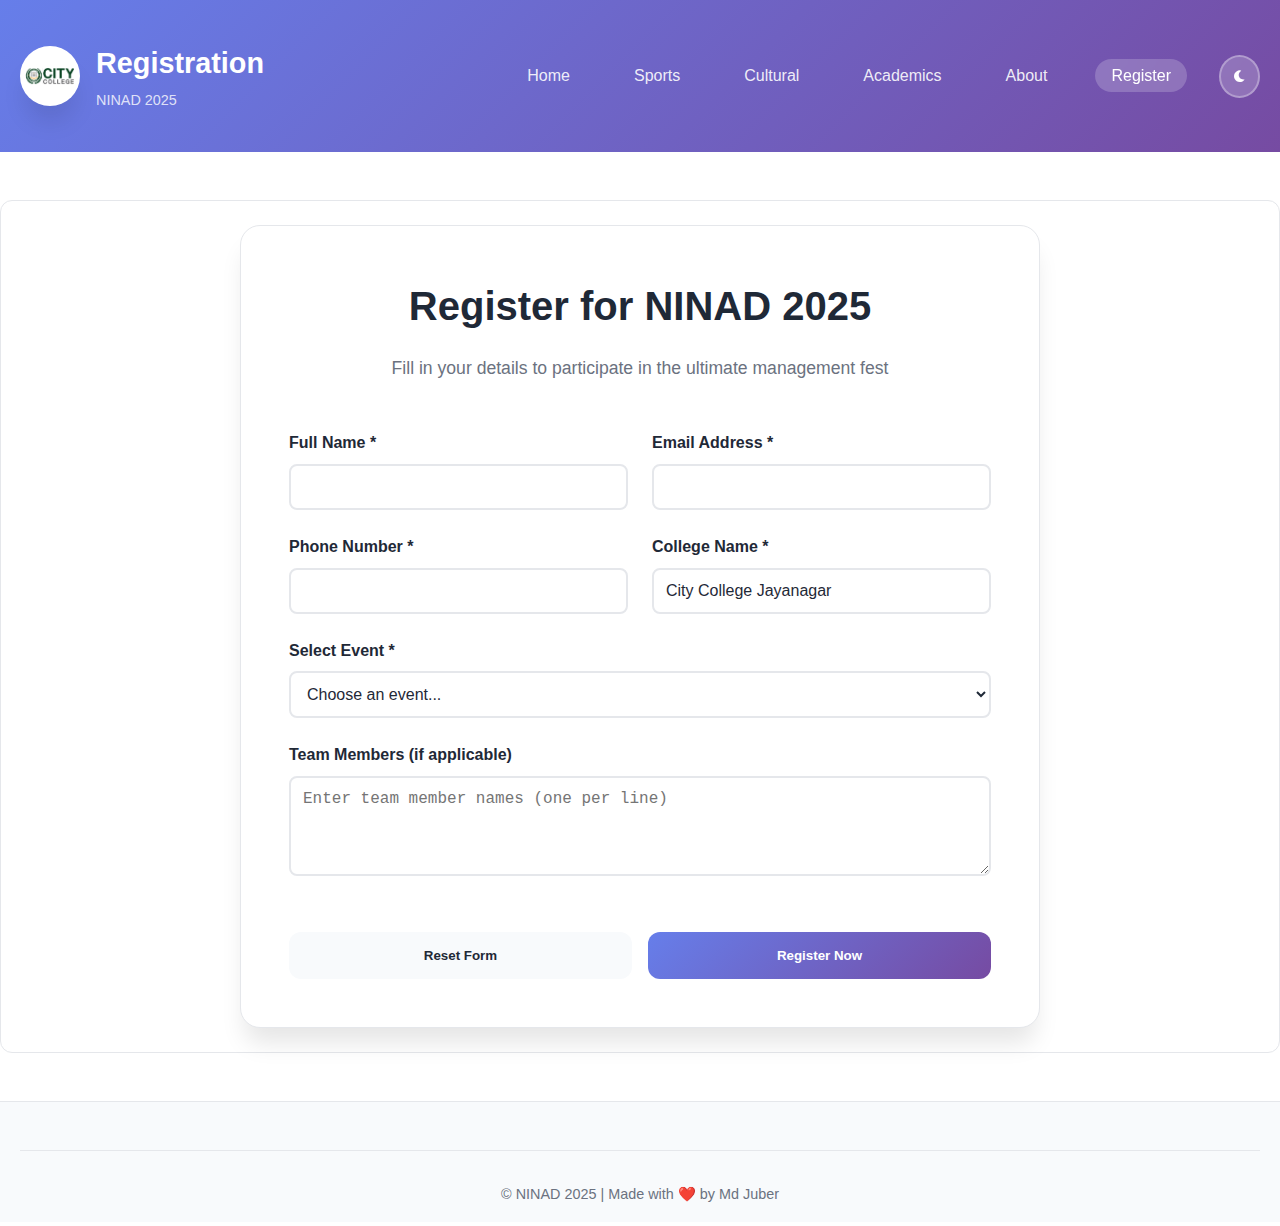
<file: register.html>
<!DOCTYPE html>
<html lang="en">
<head>
    <meta charset="UTF-8">
    <meta name="viewport" content="width=device-width, initial-scale=1.0">
    <title>Registration - NINAD 2025</title>
    <link href="https://cdnjs.cloudflare.com/ajax/libs/font-awesome/6.0.0/css/all.min.css" rel="stylesheet">
    <link rel="stylesheet" href="style.css">
</head>
<body>
    <!-- Header -->
    <header class="header-simple">
        <div class="container">
            <nav class="navbar">
                <div class="nav-brand">
                    <img src="images/loggoo.png" alt="City College Logo" class="logo">
                    <div class="brand-text">
                        <h1>Registration</h1>
                        <p>NINAD 2025</p>
                    </div>
                </div>
                <ul class="nav-menu">
                    <li><a href="index.html" class="nav-link">Home</a></li>
                    <li><a href="sports.html" class="nav-link">Sports</a></li>
                    <li><a href="cultural.html" class="nav-link">Cultural</a></li>
                    <li><a href="academics.html" class="nav-link">Academics</a></li>
                    <li><a href="about.html" class="nav-link">About</a></li>
                    <li><a href="register.html" class="nav-link active">Register</a></li>
                    <li><button class="theme-toggle" onclick="toggleTheme()" aria-label="Toggle dark mode">
                        <i class="fas fa-moon" id="theme-icon"></i>
                    </button></li>
                </ul>
                <div class="hamburger" onclick="toggleMobileMenu()">
                    <span></span>
                    <span></span>
                    <span></span>
                </div>
            </nav>
        </div>
    </header>

    <!-- Registration Form -->
    <section class="registration-section">
        <div class="container">
            <div class="registration-container">
                <div class="registration-header">
                    <h2>Register for NINAD 2025</h2>
                    <p>Fill in your details to participate in the ultimate management fest</p>
                </div>

                <form class="registration-form" id="registrationForm">
                    <div class="form-row">
                        <div class="form-group">
                            <label for="fullName">Full Name *</label>
                            <input type="text" id="fullName" name="fullName" required aria-label="Full Name">
                        </div>
                        <div class="form-group">
                            <label for="email">Email Address *</label>
                            <input type="email" id="email" name="email" required aria-label="Email Address">
                        </div>
                    </div>

                    <div class="form-row">
                        <div class="form-group">
                            <label for="phone">Phone Number *</label>
                            <input type="tel" id="phone" name="phone" required aria-label="Phone Number">
                        </div>
                        <div class="form-group">
                            <label for="collegeName">College Name *</label>
                            <input type="text" id="collegeName" name="collegeName" value="City College Jayanagar" required aria-label="College Name">
                        </div>
                    </div>

                    <div class="form-group">
                        <label for="eventName">Select Event *</label>
                        <select id="eventName" name="eventName" required aria-label="Select Event">
                            <option value="">Choose an event...</option>
                            <!-- Sports Events -->
                            <optgroup label="Sports Events">
                                <option value="Chess">Chess (₹99)</option>
                                <option value="Volleyball">Volleyball (₹499)</option>
                                <option value="Throwball">Throwball (₹499)</option>
                                <option value="Carrom">Carrom (₹199)</option>
                                <option value="Yoga">Yoga (₹99)</option>
                            </optgroup>
                            <!-- Cultural Events -->
                            <optgroup label="Cultural Events">
                                <option value="Solo Dance">Solo Dance (₹99)</option>
                                <option value="Group Dance">Group Dance (₹499)</option>
                                <option value="Group Singing">Group Singing (₹499)</option>
                                <option value="Solo Singing">Solo Singing (₹99)</option>
                                <option value="Poem Recitation">Poem Recitation (₹99)</option>
                                <option value="Ramp Walk">Ramp Walk (₹499)</option>
                                <option value="Rapping Competition">Rapping Competition (₹99)</option>
                                <option value="Reels Making Competition">Reels Making Competition (₹99)</option>
                                <option value="Face Painting">Face Painting (₹99)</option>
                            </optgroup>
                            <!-- Academic Events -->
                            <optgroup label="Academic Events">
                                <option value="Logo & Tagline Creation">Logo & Tagline Creation (₹99/₹499)</option>
                                <option value="Business Quiz">Business Quiz (₹99/₹499)</option>
                                <option value="Best Manager">Best Manager (₹200)</option>
                                <option value="New Startup Ideas (Startup Spark 2025)">New Startup Ideas (₹99/₹499)</option>
                                <option value="Appathon (Web Dev)">Appathon (Web Dev) (₹99/₹499)</option>
                                <option value="Latent Bug (Debugging)">Latent Bug (Debugging) (₹99/₹499)</option>
                                <option value="Digital Treasure Hunt">Digital Treasure Hunt (₹200)</option>
                                <option value="Crazy Minute Challenges">Crazy Minute Challenges (₹200)</option>
                                <option value="Code Crafting">Code Crafting (₹99)</option>
                                <option value="Technical Quiz">Technical Quiz (₹499)</option>
                                <option value="Public Speaking - AI: The Future of Classrooms or the End of Teachers?">Public Speaking (₹99)</option>
                                <option value="Literary Quest (Treasure Hunt)">Literary Quest (₹199)</option>
                                <option value="ಕೃತಕ ಬುದ್ದಿಮತ್ತೆ (AI) ಶೈಕ್ಷಣಿಕ ಕ್ಷೇತ್ರಕ್ಕೆ ಪೂರಕವೇ? ಮಾರಕವೇ?">ಕೃತಕ ಬುದ್ದಿಮತ್ತೆ (AI) ಶೈಕ್ಷಣಿಕ ಕ್ಷೇತ್ರಕ್ಕೆ ಪೂರಕವೇ? ಮಾರಕವೇ? (₹99)</option>
                                <option value="ರಸಪ್ರಶ್ನೆ ಸ್ಪರ್ಧೆ: ಕನ್ನಡ ಸಾಹಿತ್ಯ, ಕರ್ನಾಟಕದ ಇತಿಹಾಸ, ರಾಜಕೀಯ, ಭೌಗೋಳ ಮತ್ತು ಸಂಸ್ಕೃತಿ ಬಗ್ಗೆ ಪ್ರಶ್ನೆಗಳಿರುತ್ತವೆ">ರಸಪ್ರಶ್ನೆ ಸ್ಪರ್ಧೆ: ಕನ್ನಡ ಸಾಹಿತ್ಯ, ಕರ್ನಾಟಕದ ಇತಿಹಾಸ, ರಾಜಕೀಯ, ಭೌಗೋಳ ಮತ್ತು ಸಂಸ್ಕೃತಿ ಬಗ್ಗೆ ಪ್ರಶ್ನೆಗಳಿರುತ್ತವೆ (₹99)</option>
                                <option value="हंदी अंताक्षरी">हंदी अंताक्षरी (₹199)</option>
                                <option value="General Knowledge Quiz">General Knowledge Quiz (₹99)</option>
                                <option value="वाद ववाद प्रतयोगता">वाद ववाद प्रतयोगता (₹499)</option>
                                <option value="Debate and Panel Discussion">Debate and Panel Discussion (₹99)</option>
                            </optgroup>
                        </select>
                    </div>

                    <div class="form-group">
                        <label for="teamMembers">Team Members (if applicable)</label>
                        <textarea id="teamMembers" name="teamMembers" placeholder="Enter team member names (one per line)" rows="4" aria-label="Team Members"></textarea>
                    </div>

                    <!-- Payment Section -->
                    <div class="registration-fee" id="registrationFee" style="display: none;">
                        <h3>Registration Fee: <span id="feeAmount">₹0</span></h3>
                        <div class="payment-section">
                            <h4>Payment Instructions</h4>
                            <div class="payment-methods">
                                <div class="qr-code-section">
                                    <h5>Scan QR Code to Pay</h5>
                                    <div class="qr-code">
                                        <img src="images/qr-placeholder.jpeg" alt="Payment QR Code" id="paymentQR">
                                    </div>
                                    <p><strong>UPI ID:</strong> 0798039A0025610.bqr@kotak</p>
                                    <p><strong>Amount:</strong> <span id="paymentAmount">₹0</span></p>
                                </div>
                                <div class="payment-instructions">
                                    <h5>Payment Steps</h5>
                                    <ol>
                                        <li>Scan the QR code or use UPI ID: <strong>0798039A0025610.bqr@kotak</strong></li>
                                        <li>Enter the exact amount shown above</li>
                                        <li>Complete the payment</li>
                                        <li>Take a screenshot of the payment confirmation</li>
                                        <li>Upload the screenshot below</li>
                                    </ol>
                                </div>
                            </div>
                            
                            <div class="form-group">
                                <label for="paymentScreenshot">Payment Screenshot *</label>
                                <input type="file" id="paymentScreenshot" name="paymentScreenshot" accept="image/*" required aria-label="Payment Screenshot">
                                <small>Upload a clear screenshot of your payment confirmation</small>
                            </div>
                        </div>
                    </div>

                    <div class="form-actions">
                        <button type="button" class="btn-secondary" onclick="resetForm()">Reset Form</button>
                        <button type="submit" class="btn-primary" id="submitBtn">
                            <span id="submitText">Register Now</span>
                            <span class="loading" id="submitLoading" style="display: none;"></span>
                        </button>
                    </div>
                </form>
            </div>
        </div>
    </section>

    <!-- Success Modal -->
    <div class="modal" id="successModal" role="dialog" aria-labelledby="successTitle" aria-describedby="successMessage">
        <div class="modal-content success-modal">
            <div class="success-icon">
                <i class="fas fa-check-circle"></i>
            </div>
            <h3 id="successTitle">Registration Successful!</h3>
            <p id="successMessage">You have successfully registered for the event.</p>
            <p><strong>Reference ID:</strong> <span id="referenceId"></span></p>
            
            <!-- Payment Screenshot Preview -->
            <div id="screenshotPreview" style="display: none;">
                <h4>Payment Screenshot:</h4>
                <img id="previewImage" alt="Payment Screenshot" style="max-width: 300px; max-height: 200px; border-radius: 8px; margin: 10px 0;">
            </div>
            
            <div class="modal-actions">
                <button class="btn-primary" onclick="closeSuccessModal()">Continue</button>
                <a href="index.html" class="btn-secondary">Back to Home</a>
            </div>
        </div>
    </div>

    <!-- Footer -->
    <footer class="footer">
        <div class="container">
            <div class="footer-bottom">
                <p>&copy; NINAD 2025 | Made with ❤️ by Md Juber</p>
            </div>
        </div>
    </footer>

    <script src="script.js"></script>
    <script>
        // Event fees mapping
        const eventFees = {
            'Chess': 99,
            'Volleyball': 499,
            'Throwball': 499,
            'Carrom': 199,
            'Yoga': 99,
            'Solo Dance': 99,
            'Group Dance': 499,
            'Group Singing': 499,
            'Solo Singing': 99,
            'Poem Recitation': 99,
            'Ramp Walk': 499,
            'Rapping Competition': 99,
            'Reels Making Competition': 99,
            'Face Painting': 99,
            'Logo & Tagline Creation': {individual: 99, team: 499},
            'Business Quiz': {individual: 99, team: 499},
            'Best Manager': 200,
            'New Startup Ideas (Startup Spark 2025)': {individual: 99, team: 499},
            'Appathon (Web Dev)': {individual: 99, team: 499},
            'Latent Bug (Debugging)': {individual: 99, team: 499},
            'Digital Treasure Hunt': 200,
            'Crazy Minute Challenges': 200,
            'Code Crafting': 99,
            'Technical Quiz': 499,
            'Public Speaking - AI: The Future of Classrooms or the End of Teachers?': 99,
            'Literary Quest (Treasure Hunt)': 199,
            'ಕೃತಕ ಬುದ್ದಿಮತ್ತೆ (AI) ಶೈಕ್ಷಣಿಕ ಕ್ಷೇತ್ರಕ್ಕೆ ಪೂರಕವೇ? ಮಾರಕವೇ?': 99,
            'ರಸಪ್ರಶ್ನೆ ಸ್ಪರ್ಧೆ: ಕನ್ನಡ ಸಾಹಿತ್ಯ, ಕರ್ನಾಟಕದ ಇತಿಹಾಸ, ರಾಜಕೀಯ, ಭೌಗೋಳ ಮತ್ತು ಸಂಸ್ಕೃತಿ ಬಗ್ಗೆ ಪ್ರಶ್ನೆಗಳಿರುತ್ತವೆ': 99,
            'हंदी अंताक्षरी': 199,
            'General Knowledge Quiz': 99,
            'वाद ववाद प्रतयोगता': 149,
            'Debate and Panel Discussion': 99
        };

        // IMPORTANT: Replace this URL with your deployed Google Apps Script Web App URL
        // TODO: Update this endpoint after deploying Google Apps Script
        const FORM_ENDPOINT = 'https://script.google.com/macros/s/AKfycbxmvgzT6F-t-Drs__ijNURn92Hdau_SxIQs_G9sRTg4uXYFOHGkeD9Owf8f5ZN4Ui2W5g/exec';

        document.addEventListener('DOMContentLoaded', function() {
            loadTheme();
            setupFormHandlers();
            
            // Pre-fill event if coming from event details page
            const urlParams = new URLSearchParams(window.location.search);
            const preSelectedEvent = urlParams.get('event');
            if (preSelectedEvent) {
                document.getElementById('eventName').value = preSelectedEvent;
                updateRegistrationFee();
            }
        });

        function setupFormHandlers() {
            const eventSelect = document.getElementById('eventName');
            const teamMembers = document.getElementById('teamMembers');
            const form = document.getElementById('registrationForm');
            
            eventSelect.addEventListener('change', updateRegistrationFee);
            teamMembers.addEventListener('input', updateRegistrationFee);
            form.addEventListener('submit', handleRegistration);
        }

        function updateRegistrationFee() {
            const selectedEvent = document.getElementById('eventName').value;
            const teamMembersValue = document.getElementById('teamMembers').value.trim();
            const isTeam = teamMembersValue !== '';
            const feeSection = document.getElementById('registrationFee');
            const feeAmount = document.getElementById('feeAmount');
            const paymentAmount = document.getElementById('paymentAmount');
            const screenshotField = document.getElementById('paymentScreenshot');
            
            if (selectedEvent && eventFees[selectedEvent] !== undefined) {
                let feeConfig = eventFees[selectedEvent];
                let fee;
                if (typeof feeConfig === 'object') {
                    fee = isTeam ? feeConfig.team : feeConfig.individual;
                } else {
                    fee = feeConfig;
                }
                
                if (fee > 0) {
                    feeAmount.textContent = `₹${fee}`;
                    paymentAmount.textContent = `₹${fee}`;
                    feeSection.style.display = 'block';
                    screenshotField.required = true;
                } else {
                    feeAmount.textContent = 'Free';
                    feeSection.style.display = 'none';
                    screenshotField.required = false;
                }
            } else {
                feeSection.style.display = 'none';
                screenshotField.required = false;
            }
        }

        async function handleRegistration(event) {
            event.preventDefault();
            
            const submitBtn = document.getElementById('submitBtn');
            const submitText = document.getElementById('submitText');
            const submitLoading = document.getElementById('submitLoading');
            
            // Show loading state
            submitText.style.display = 'none';
            submitLoading.style.display = 'inline-block';
            submitBtn.disabled = true;
            
            // Get form data
            const formData = new FormData(event.target);
            const screenshotFile = formData.get('paymentScreenshot');
            const registrationData = {
                timestamp: new Date().toISOString(),
                referenceId: generateReferenceId(),
                fullName: formData.get('fullName'),
                email: formData.get('email'),
                phone: formData.get('phone'),
                collegeName: formData.get('collegeName'),
                eventName: formData.get('eventName'),
                teamMembers: formData.get('teamMembers') || '',
                paymentScreenshotFilename: screenshotFile ? screenshotFile.name : ''
            };
            
            try {
                // Handle file base64 if present
                if (screenshotFile) {
                    const reader = new FileReader();
                    reader.readAsDataURL(screenshotFile);
                    await new Promise((resolve, reject) => {
                        reader.onload = () => {
                            const base64 = reader.result.split(',')[1]; // Remove data URL prefix
                            registrationData.paymentScreenshotBase64 = base64;
                            registrationData.paymentScreenshotMime = screenshotFile.type;
                            resolve();
                        };
                        reader.onerror = reject;
                    });
                }
                
                // Send to Google Sheets
                await saveToGoogleSheets(registrationData);
                
                // Save to localStorage as backup
                let registrations = JSON.parse(localStorage.getItem('NINADRegistrations') || '[]');
                registrations.push(registrationData);
                localStorage.setItem('NINADRegistrations', JSON.stringify(registrations));
                
                // Show success message with screenshot preview
                showSuccessModal(registrationData, screenshotFile);
                
            } catch (error) {
                console.error('Registration error:', error);
                
                // Fallback: save to localStorage and show message
                let registrations = JSON.parse(localStorage.getItem('NINADRegistrations') || '[]');
                registrations.push(registrationData);
                localStorage.setItem('NINADRegistrations', JSON.stringify(registrations));
                
                alert('Registration saved locally due to server error. Please contact organizers to confirm payment and complete registration.');
                showSuccessModal(registrationData, screenshotFile);
            } finally {
                // Reset loading state
                submitText.style.display = 'inline-block';
                submitLoading.style.display = 'none';
                submitBtn.disabled = false;
            }
        }

        async function saveToGoogleSheets(data) {
            const response = await fetch(FORM_ENDPOINT, {
                method: 'POST',
                headers: {
                    'Content-Type': 'text/plain;charset=utf-8',
                },
                body: JSON.stringify(data)
            });
            
            if (!response.ok) {
                const errorText = await response.text();
                throw new Error(`Server error: ${errorText}`);
            }
        }

        function generateReferenceId() {
            return 'NINAD' + Date.now().toString().slice(-6) + Math.random().toString(36).substr(2, 3).toUpperCase();
        }

        function showSuccessModal(data, screenshotFile) {
            const modal = document.getElementById('successModal');
            const message = document.getElementById('successMessage');
            const referenceId = document.getElementById('referenceId');
            const screenshotPreview = document.getElementById('screenshotPreview');
            const previewImage = document.getElementById('previewImage');
            
            message.textContent = `You have successfully registered for ${data.eventName}!`;
            referenceId.textContent = data.referenceId;
            
            // Show screenshot preview if available
            if (screenshotFile) {
                const reader = new FileReader();
                reader.onload = function(e) {
                    previewImage.src = e.target.result;
                    screenshotPreview.style.display = 'block';
                };
                reader.readAsDataURL(screenshotFile);
            } else {
                screenshotPreview.style.display = 'none';
            }
            
            modal.style.display = 'flex';
            document.body.style.overflow = 'hidden';
        }

        function closeSuccessModal() {
            const modal = document.getElementById('successModal');
            modal.style.display = 'none';
            document.body.style.overflow = 'auto';
            resetForm();
        }

        function resetForm() {
            document.getElementById('registrationForm').reset();
            document.getElementById('registrationFee').style.display = 'none';
            document.getElementById('screenshotPreview').style.display = 'none';
        }
    </script>
</body>
</html>
</file>
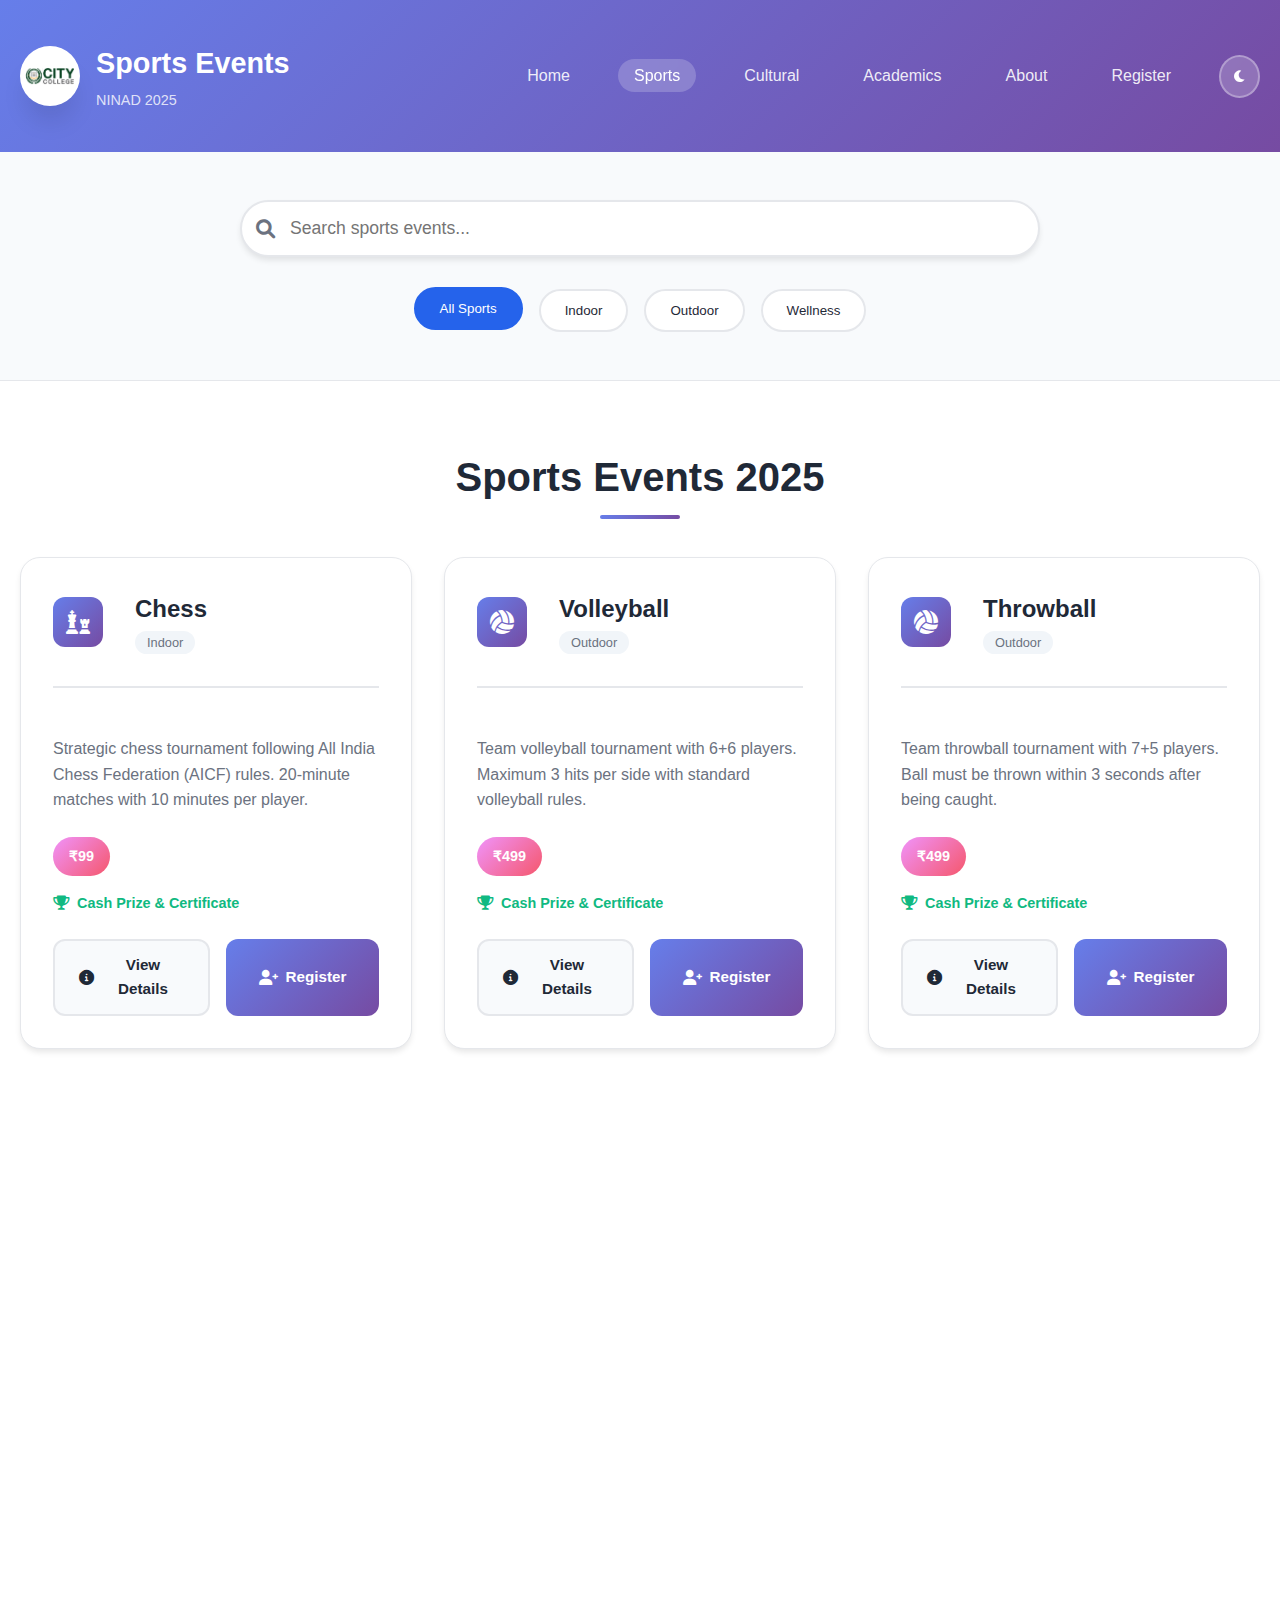
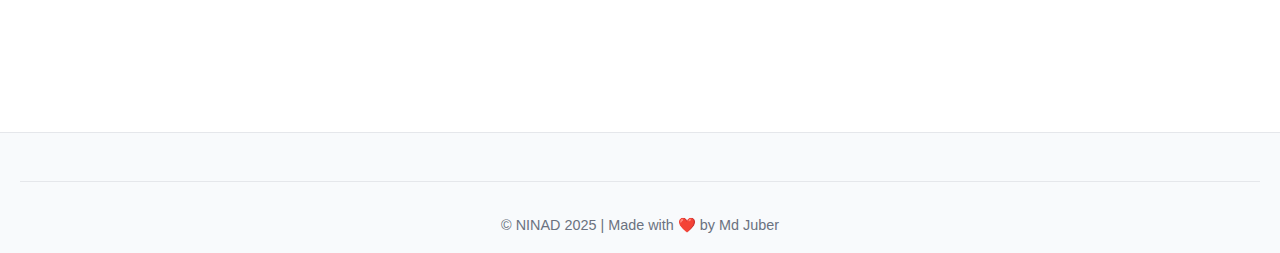
<file: sports.html>
<!DOCTYPE html>
<html lang="en">
<head>
    <meta charset="UTF-8">
    <meta name="viewport" content="width=device-width, initial-scale=1.0">
    <title>Sports Events - NINAD 2025</title>
    <link href="https://cdnjs.cloudflare.com/ajax/libs/font-awesome/6.0.0/css/all.min.css" rel="stylesheet">
    <link rel="stylesheet" href="style.css">
</head>
<body>
    <!-- Header -->
    <header class="header-simple">
        <div class="container">
            <nav class="navbar">
                <div class="nav-brand">
                    <img src="images/loggoo.png" alt="City College Logo" class="logo">
                    <div class="brand-text">
                        <h1>Sports Events</h1>
                        <p>NINAD 2025</p>
                    </div>
                </div>
                <ul class="nav-menu">
                    <li><a href="index.html" class="nav-link">Home</a></li>
                    <li><a href="sports.html" class="nav-link active">Sports</a></li>
                    <li><a href="cultural.html" class="nav-link">Cultural</a></li>
                    <li><a href="academics.html" class="nav-link">Academics</a></li>
                    <li><a href="about.html" class="nav-link">About</a></li>
                    <li><a href="register.html" class="nav-link">Register</a></li>
                    <li><button class="theme-toggle" onclick="toggleTheme()" aria-label="Toggle dark mode">
                        <i class="fas fa-moon" id="theme-icon"></i>
                    </button></li>
                </ul>
                <div class="hamburger" onclick="toggleMobileMenu()">
                    <span></span>
                    <span></span>
                    <span></span>
                </div>
            </nav>
        </div>
    </header>

    <!-- Search & Filter Section -->
    <section class="search-section">
        <div class="container">
            <div class="search-container">
                <div class="search-box">
                    <i class="fas fa-search search-icon"></i>
                    <input type="text" class="search-input" placeholder="Search sports events..." id="searchInput">
                </div>
                <div class="filter-buttons">
                    <button class="filter-btn active" data-category="all">All Sports</button>
                    <button class="filter-btn" data-category="indoor">Indoor</button>
                    <button class="filter-btn" data-category="outdoor">Outdoor</button>
                    <button class="filter-btn" data-category="wellness">Wellness</button>
                </div>
            </div>
        </div>
    </section>

    <!-- Sports Events Grid -->
    <section class="events-section">
        <div class="container">
            <h2 class="section-title">Sports Events 2025</h2>
            <div class="events-grid" id="eventsGrid">
                <!-- Events will be populated by JavaScript -->
            </div>
            <div class="no-results" id="noResults" style="display: none;">
                <i class="fas fa-search"></i>
                <h3>No events found</h3>
                <p>Try adjusting your search terms or filters</p>
            </div>
        </div>
    </section>

    <!-- Footer -->
    <footer class="footer">
        <div class="container">
            <div class="footer-bottom">
                <p>&copy; NINAD 2025 | Made with ❤️ by Md Juber</p>
            </div>
        </div>
    </footer>

    <script src="script.js"></script>
    <script>
        // Sports events data - ONLY the 5 events specified
        const sportsEvents = [
            {
                id: 'chess',
                name: "Chess",
                description: "Strategic chess tournament following All India Chess Federation (AICF) rules. 20-minute matches with 10 minutes per player.",
                fee: "₹99",
                category: "indoor",
                icon: "fas fa-chess",
                prize: "Cash Prize & Certificate"
            },
            {
                id: 'volleyball',
                name: "Volleyball",
                description: "Team volleyball tournament with 6+6 players. Maximum 3 hits per side with standard volleyball rules.",
                fee: "₹499",
                category: "outdoor",
                icon: "fas fa-volleyball-ball",
                prize: "Cash Prize & Certificate"
            },
            {
                id: 'throwball',
                name: "Throwball",
                description: "Team throwball tournament with 7+5 players. Ball must be thrown within 3 seconds after being caught.",
                fee: "₹499",
                category: "outdoor",
                icon: "fas fa-volleyball-ball",
                prize: "Cash Prize & Certificate"
            },
            {
                id: 'carrom',
                name: "Carrom",
                description: "2v2 carrom tournament with 20-minute matches. Game style format with highest points winner.",
                fee: "₹199",
                category: "indoor",
                icon: "fas fa-circle",
                prize: "Cash Prize & Certificate"
            },
            {
                id: 'yoga',
                name: "Yoga",
                description: "Yoga asana competition with compulsory Surya Namaskara and optional asanas. Scored out of 100 marks.",
                fee: "₹99",
                category: "wellness",
                icon: "fas fa-leaf",
                prize: "Cash Prize & Certificate"
            }
        ];

        let filteredEvents = [...sportsEvents];
        let currentCategory = 'all';

        // Initialize the page
        document.addEventListener('DOMContentLoaded', function() {
            renderEvents();
            setupEventListeners();
            loadTheme();
        });

        // Setup event listeners
        function setupEventListeners() {
            const searchInput = document.getElementById('searchInput');
            if (searchInput) {
                searchInput.addEventListener('input', handleSearch);
            }

            // Filter buttons
            const filterButtons = document.querySelectorAll('.filter-btn');
            filterButtons.forEach(btn => {
                btn.addEventListener('click', function() {
                    filterButtons.forEach(b => b.classList.remove('active'));
                    this.classList.add('active');
                    currentCategory = this.dataset.category;
                    filterEvents();
                });
            });
        }

        // Render events grid
        function renderEvents() {
            const eventsGrid = document.getElementById('eventsGrid');
            const noResults = document.getElementById('noResults');
            
            if (!eventsGrid) return;
            
            if (filteredEvents.length === 0) {
                eventsGrid.style.display = 'none';
                if (noResults) noResults.style.display = 'block';
                return;
            }
            
            eventsGrid.style.display = 'grid';
            if (noResults) noResults.style.display = 'none';
            
            eventsGrid.innerHTML = filteredEvents.map(event => `
                <div class="event-card">
                    <div class="event-header">
                        <div class="event-icon">
                            <i class="${event.icon}"></i>
                        </div>
                        <div>
                            <h3 class="event-title">${event.name}</h3>
                            <span class="event-category">${event.category.charAt(0).toUpperCase() + event.category.slice(1)}</span>
                        </div>
                    </div>
                    <p class="event-description">${event.description}</p>
                    <span class="event-fee paid">${event.fee}</span>
                    <div class="event-prize">
                        <i class="fas fa-trophy"></i> ${event.prize}
                    </div>
                    <div class="event-actions">
                        <a href="event-details.html?id=${event.id}" class="btn btn-secondary">
                            <i class="fas fa-info-circle"></i> View Details
                        </a>
                        <a href="register.html?event=${encodeURIComponent(event.name)}" class="btn btn-primary">
                            <i class="fas fa-user-plus"></i> Register
                        </a>
                    </div>
                </div>
            `).join('');
        }

        // Handle search functionality
        function handleSearch(event) {
            const searchTerm = event.target.value.toLowerCase().trim();
            filterEvents(searchTerm);
        }

        // Filter events by category and search term
        function filterEvents(searchTerm = '') {
            const searchInput = document.getElementById('searchInput');
            const currentSearchTerm = searchTerm || (searchInput ? searchInput.value.toLowerCase().trim() : '');
            
            filteredEvents = sportsEvents.filter(event => {
                const matchesCategory = currentCategory === 'all' || event.category === currentCategory;
                const matchesSearch = currentSearchTerm === '' || 
                    event.name.toLowerCase().includes(currentSearchTerm) ||
                    event.description.toLowerCase().includes(currentSearchTerm);
                
                return matchesCategory && matchesSearch;
            });
            
            renderEvents();
        }
    </script>
</body>
</html>
</file>
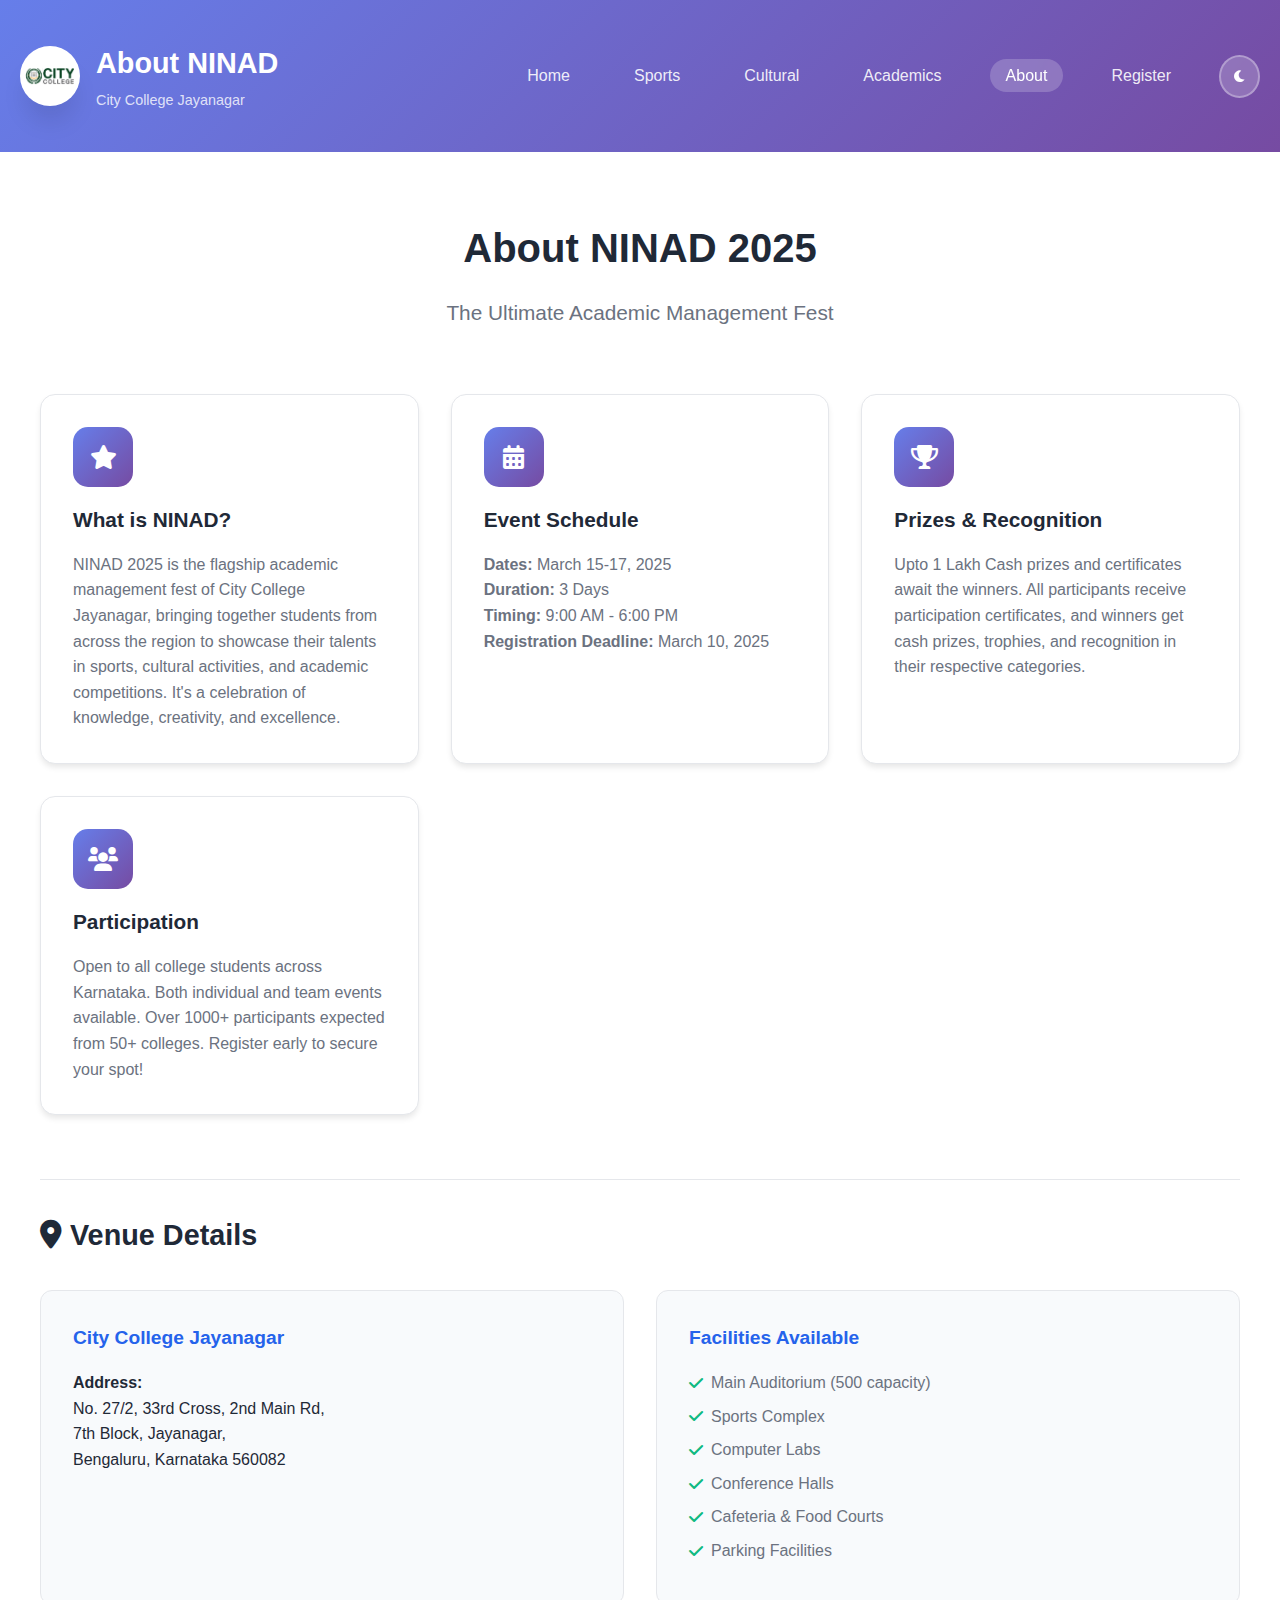
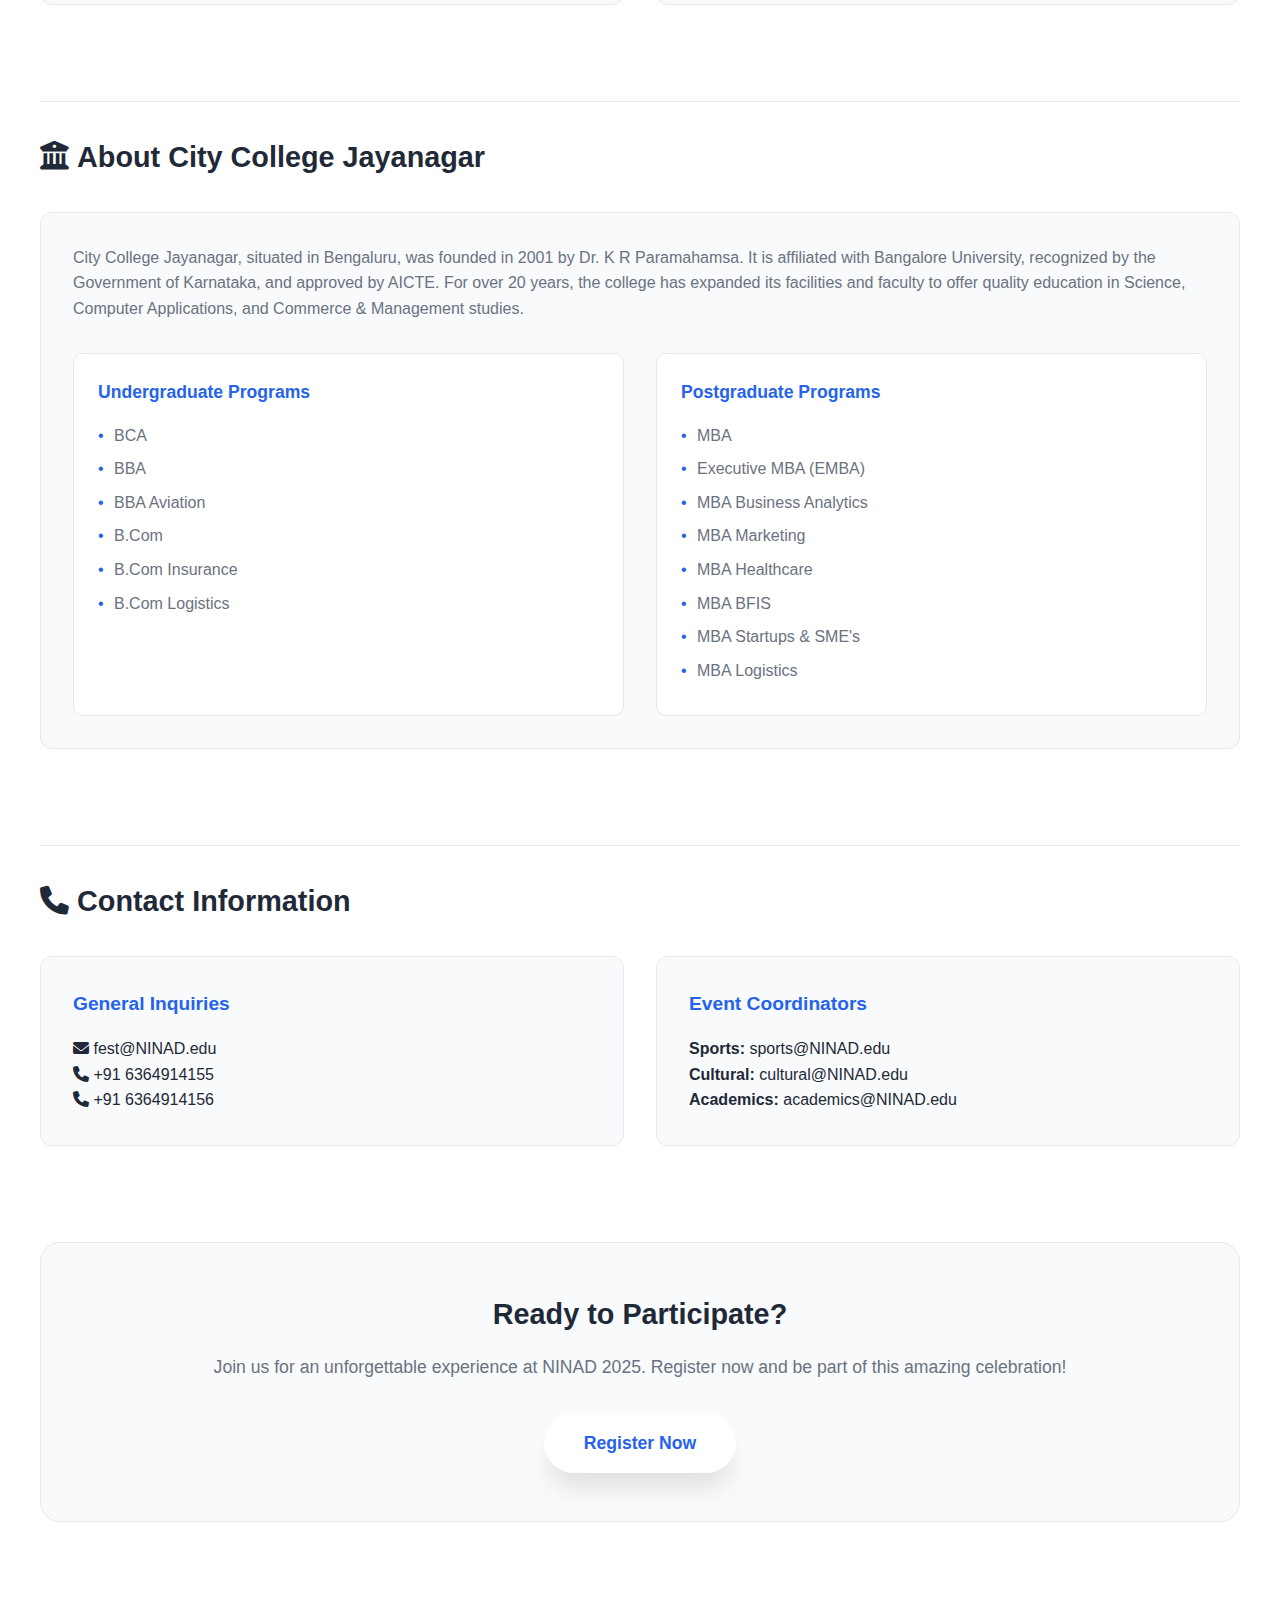
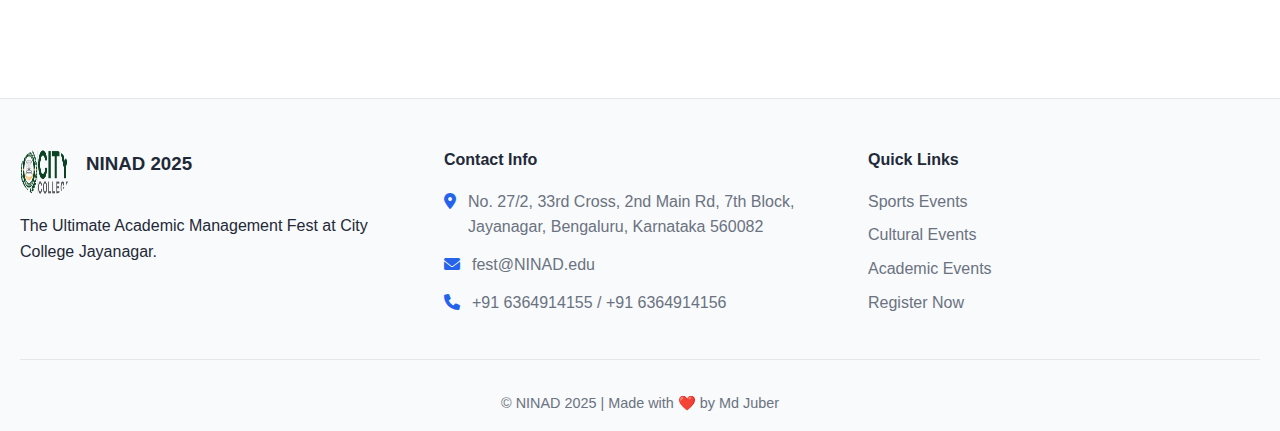
<file: NINAAD-CITY COLLEGE/about.html>
<!DOCTYPE html>
<html lang="en">
<head>
    <meta charset="UTF-8">
    <meta name="viewport" content="width=device-width, initial-scale=1.0">
    <title>About NINAD 2025 - City College Jayanagar</title>
    <link href="https://cdnjs.cloudflare.com/ajax/libs/font-awesome/6.0.0/css/all.min.css" rel="stylesheet">
    <link rel="stylesheet" href="style.css">
</head>
<body>
    <!-- Header -->
    <header class="header-simple">
        <div class="container">
            <nav class="navbar">
                <div class="nav-brand">
                    <img src="images/loggoo.png" alt="City College Logo" class="logo">
                    <div class="brand-text">
                        <h1>About NINAD</h1>
                        <p>City College Jayanagar</p>
                    </div>
                </div>
                <ul class="nav-menu">
                    <li><a href="index.html" class="nav-link">Home</a></li>
                    <li><a href="sports.html" class="nav-link">Sports</a></li>
                    <li><a href="cultural.html" class="nav-link">Cultural</a></li>
                    <li><a href="academics.html" class="nav-link">Academics</a></li>
                    <li><a href="about.html" class="nav-link active">About</a></li>
                    <li><a href="register.html" class="nav-link">Register</a></li>
                    <li><button class="theme-toggle" onclick="toggleTheme()" aria-label="Toggle dark mode">
                        <i class="fas fa-moon" id="theme-icon"></i>
                    </button></li>
                </ul>
                <div class="hamburger" onclick="toggleMobileMenu()">
                    <span></span>
                    <span></span>
                    <span></span>
                </div>
            </nav>
        </div>
    </header>

    <!-- About Section -->
    <section class="about-section">
        <div class="container">
            <div class="about-content">
                <div class="about-header">
                    <h2>About NINAD 2025</h2>
                    <p class="about-tagline">The Ultimate Academic Management Fest</p>
                </div>

                <div class="about-grid">
                    <div class="about-card">
                        <div class="about-icon">
                            <i class="fas fa-star"></i>
                        </div>
                        <h3>What is NINAD?</h3>
                        <p>NINAD 2025 is the flagship academic management fest of City College Jayanagar, bringing together students from across the region to showcase their talents in sports, cultural activities, and academic competitions. It's a celebration of knowledge, creativity, and excellence.</p>
                    </div>

                    <div class="about-card">
                        <div class="about-icon">
                            <i class="fas fa-calendar-alt"></i>
                        </div>
                        <h3>Event Schedule</h3>
                        <p><strong>Dates:</strong> March 15-17, 2025<br>
                        <strong>Duration:</strong> 3 Days<br>
                        <strong>Timing:</strong> 9:00 AM - 6:00 PM<br>
                        <strong>Registration Deadline:</strong> March 10, 2025</p>
                    </div>

                    <div class="about-card">
                        <div class="about-icon">
                            <i class="fas fa-trophy"></i>
                        </div>
                        <h3>Prizes & Recognition</h3>
                        <p>Upto 1 Lakh Cash prizes and certificates await the winners. All participants receive participation certificates, and winners get cash prizes, trophies, and recognition in their respective categories.</p>
                    </div>

                    <div class="about-card">
                        <div class="about-icon">
                            <i class="fas fa-users"></i>
                        </div>
                        <h3>Participation</h3>
                        <p>Open to all college students across Karnataka. Both individual and team events available. Over 1000+ participants expected from 50+ colleges. Register early to secure your spot!</p>
                    </div>
                </div>

                <!-- Venue Information -->
                <div class="venue-section">
                    <h3><i class="fas fa-map-marker-alt"></i> Venue Details</h3>
                    <div class="venue-grid">
                        <div class="venue-card">
                            <h4>City College Jayanagar</h4>
                            <p><strong>Address:</strong><br>
                            No. 27/2, 33rd Cross, 2nd Main Rd,<br>
                            7th Block, Jayanagar,<br>
                            Bengaluru, Karnataka 560082</p>
                        </div>
                        <div class="venue-card">
                            <h4>Facilities Available</h4>
                            <ul>
                                <li><i class="fas fa-check"></i> Main Auditorium (500 capacity)</li>
                                <li><i class="fas fa-check"></i> Sports Complex</li>
                                <li><i class="fas fa-check"></i> Computer Labs</li>
                                <li><i class="fas fa-check"></i> Conference Halls</li>
                                <li><i class="fas fa-check"></i> Cafeteria & Food Courts</li>
                                <li><i class="fas fa-check"></i> Parking Facilities</li>
                            </ul>
                        </div>
                    </div>
                </div>

                <!-- College Information -->
                <div class="college-section">
                    <h3><i class="fas fa-university"></i> About City College Jayanagar</h3>
                    <div class="college-info">
                        <p>City College Jayanagar, situated in Bengaluru, was founded in 2001 by Dr. K R Paramahamsa. It is affiliated with Bangalore University, recognized by the Government of Karnataka, and approved by AICTE. For over 20 years, the college has expanded its facilities and faculty to offer quality education in Science, Computer Applications, and Commerce & Management studies.</p>
                        
                        <div class="programs-grid">
                            <div class="programs-card">
                                <h4>Undergraduate Programs</h4>
                                <ul>
                                    <li>BCA</li>
                                    <li>BBA</li>
                                    <li>BBA Aviation</li>
                                    <li>B.Com</li>
                                    <li>B.Com Insurance</li>
                                    <li>B.Com Logistics</li>
                                </ul>
                            </div>
                            <div class="programs-card">
                                <h4>Postgraduate Programs</h4>
                                <ul>
                                    <li>MBA</li>
                                    <li>Executive MBA (EMBA)</li>
                                    <li>MBA Business Analytics</li>
                                    <li>MBA Marketing</li>
                                    <li>MBA Healthcare</li>
                                    <li>MBA BFIS</li>
                                    <li>MBA Startups & SME's</li>
                                    <li>MBA Logistics</li>
                                </ul>
                            </div>
                        </div>
                    </div>
                </div>

                <!-- Contact Information -->
                <div class="contact-section">
                    <h3><i class="fas fa-phone"></i> Contact Information</h3>
                    <div class="contact-grid">
                        <div class="contact-card">
                            <h4>General Inquiries</h4>
                            <p><i class="fas fa-envelope"></i> fest@NINAD.edu</p>
                            <p><i class="fas fa-phone"></i> +91 6364914155</p>
                            <p><i class="fas fa-phone"></i> +91 6364914156</p>
                        </div>
                        <div class="contact-card">
                            <h4>Event Coordinators</h4>
                            <p><strong>Sports:</strong> sports@NINAD.edu</p>
                            <p><strong>Cultural:</strong> cultural@NINAD.edu</p>
                            <p><strong>Academics:</strong> academics@NINAD.edu</p>
                        </div>
                    </div>
                </div>

                <!-- Registration CTA -->
                <div class="cta-section">
                    <h3>Ready to Participate?</h3>
                    <p>Join us for an unforgettable experience at NINAD 2025. Register now and be part of this amazing celebration!</p>
                    <a href="register.html" class="cta-button">Register Now</a>
                </div>
            </div>
        </div>
    </section>

    <!-- Footer -->
    <footer class="footer">
        <div class="container">
            <div class="footer-content">
                <div class="footer-section">
                    <div class="footer-logo">
                        <img src="images/loggoo.png" alt="City College Logo">
                        <h3>NINAD 2025</h3>
                    </div>
                    <p>The Ultimate Academic Management Fest at City College Jayanagar.</p>
                </div>
                <div class="footer-section">
                    <h4>Contact Info</h4>
                    <div class="contact-item">
                        <i class="fas fa-map-marker-alt"></i>
                        <p>No. 27/2, 33rd Cross, 2nd Main Rd, 7th Block, Jayanagar, Bengaluru, Karnataka 560082</p>
                    </div>
                    <div class="contact-item">
                        <i class="fas fa-envelope"></i>
                        <p>fest@NINAD.edu</p>
                    </div>
                    <div class="contact-item">
                        <i class="fas fa-phone"></i>
                        <p>+91 6364914155 / +91 6364914156</p>
                    </div>
                </div>
                <div class="footer-section">
                    <h4>Quick Links</h4>
                    <ul>
                        <li><a href="sports.html">Sports Events</a></li>
                        <li><a href="cultural.html">Cultural Events</a></li>
                        <li><a href="academics.html">Academic Events</a></li>
                        <li><a href="register.html">Register Now</a></li>
                    </ul>
                </div>
            </div>
            <div class="footer-bottom">
                <p>&copy; NINAD 2025 | Made with ❤️ by Md Juber</p>
            </div>
        </div>
    </footer>

    <script src="script.js"></script>
</body>
</html>
</file>
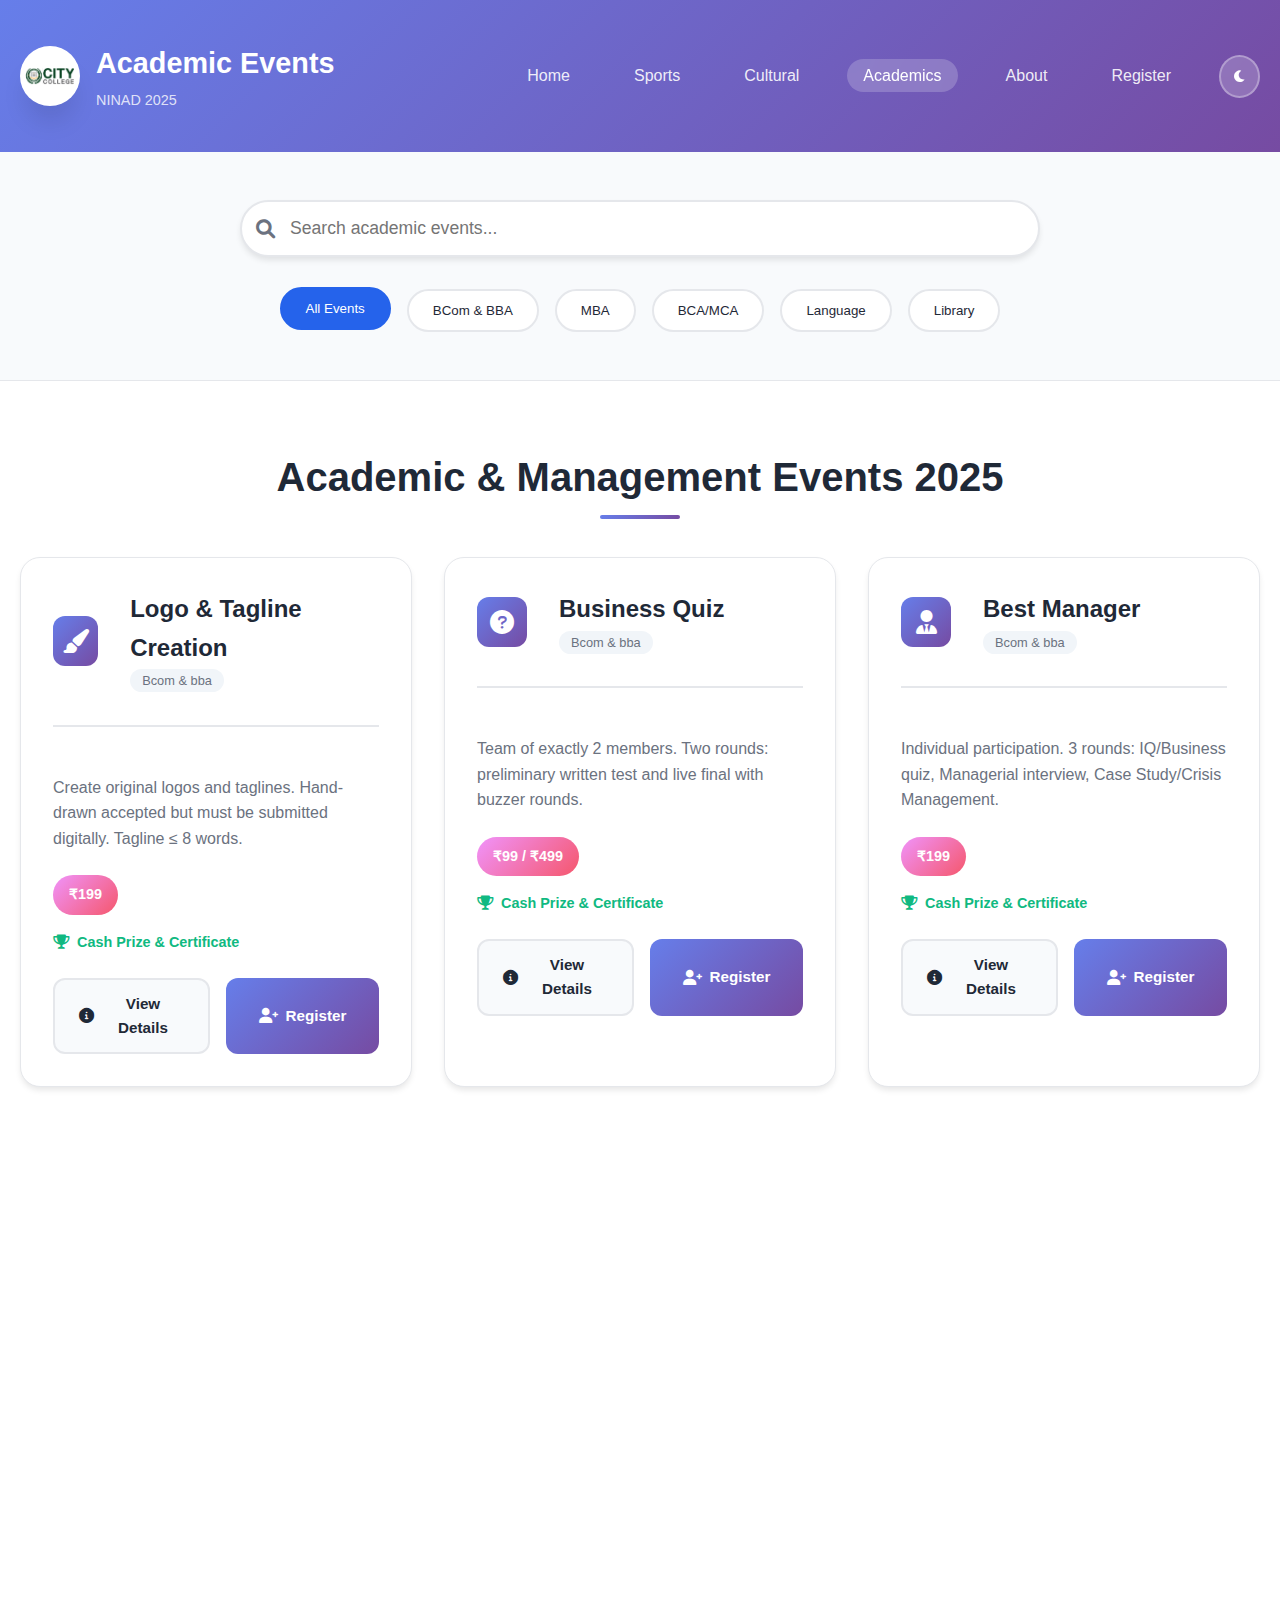
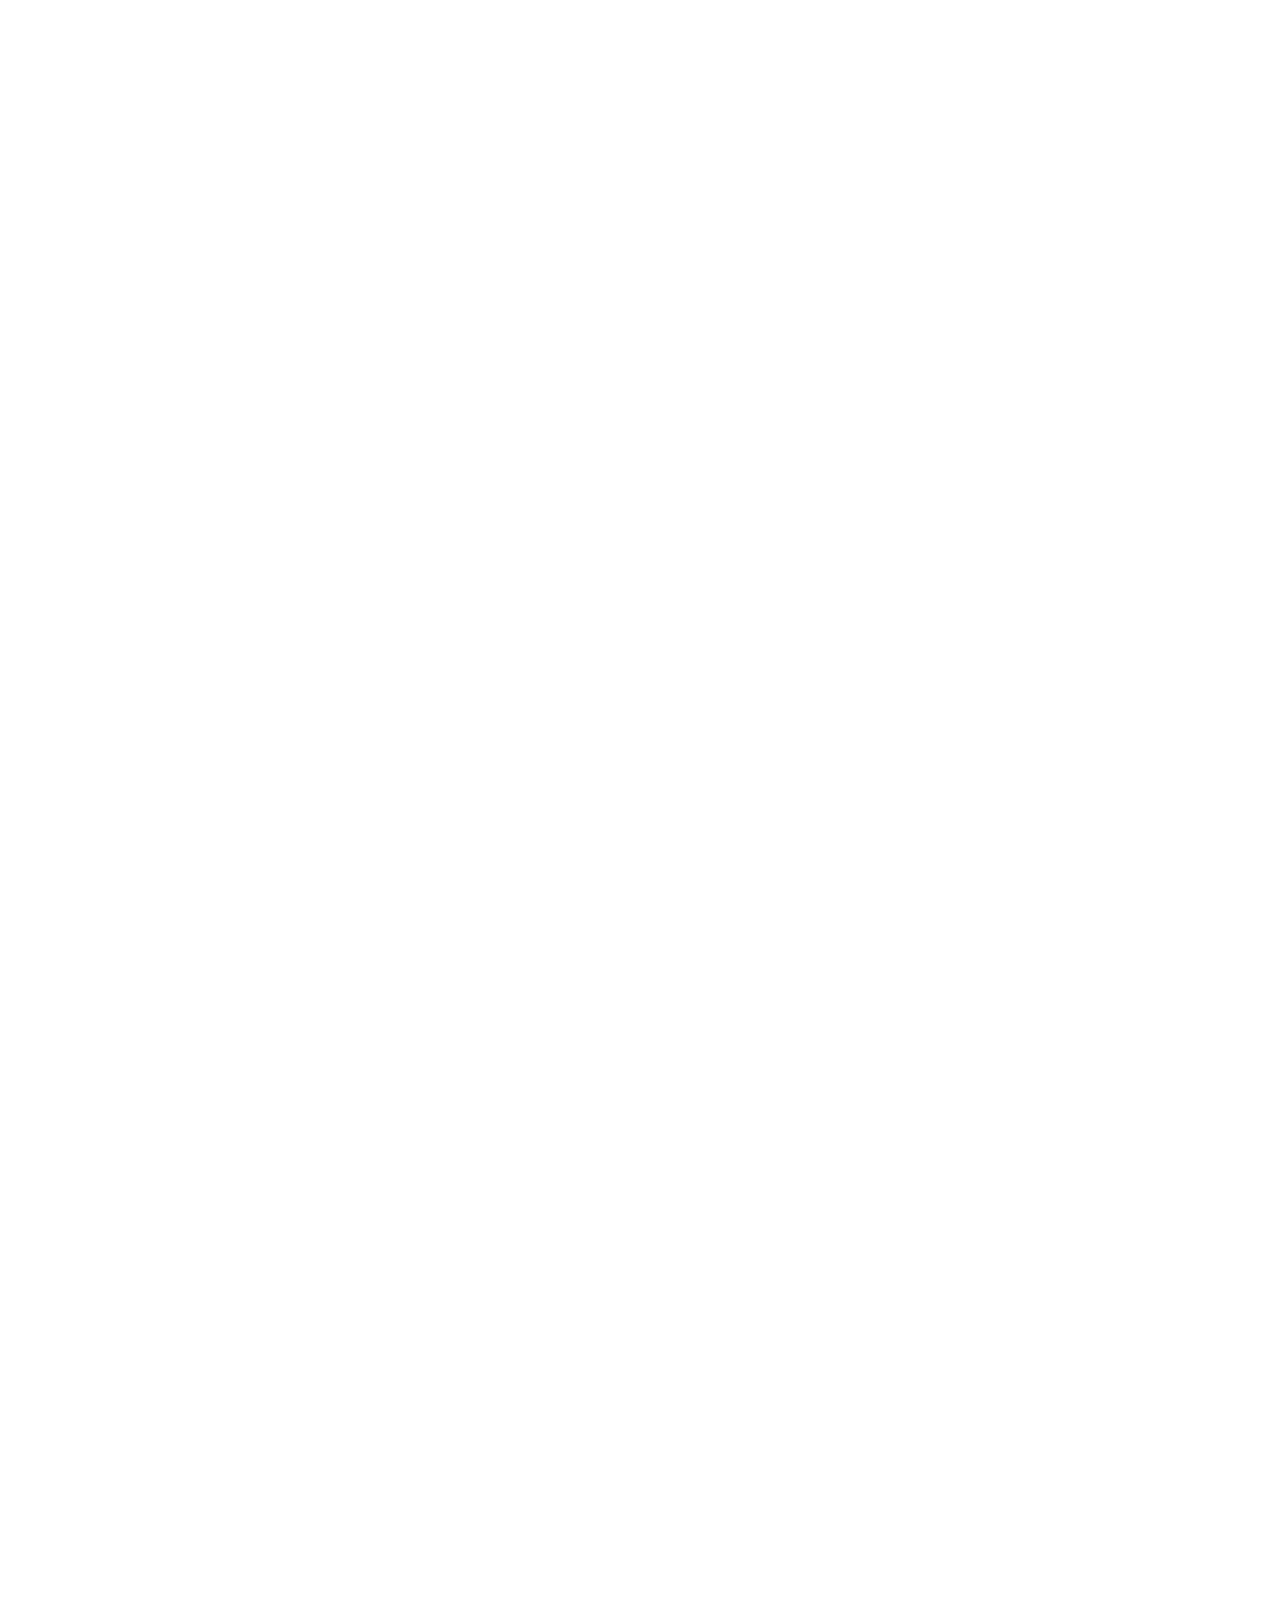
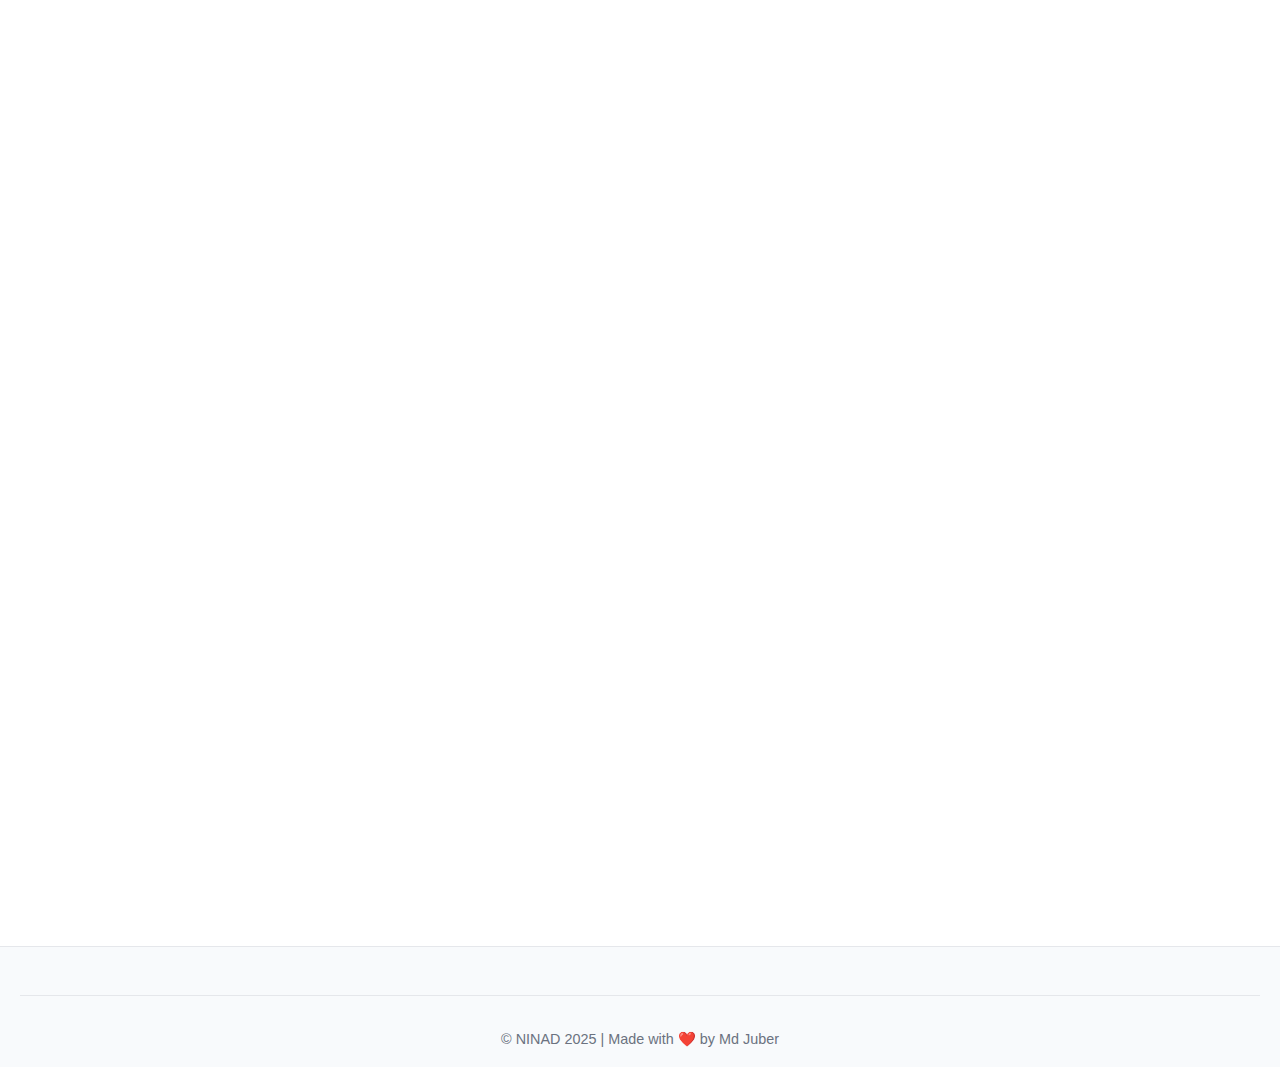
<file: NINAAD-CITY COLLEGE/academics.html>
<!DOCTYPE html>
<html lang="en">
<head>
    <meta charset="UTF-8">
    <meta name="viewport" content="width=device-width, initial-scale=1.0">
    <title>Academic Events - NINAD 2025</title>
    <link href="https://cdnjs.cloudflare.com/ajax/libs/font-awesome/6.0.0/css/all.min.css" rel="stylesheet">
    <link rel="stylesheet" href="style.css">
</head>
<body>
    <!-- Header -->
    <header class="header-simple">
        <div class="container">
            <nav class="navbar">
                <div class="nav-brand">
                    <img src="images/loggoo.png" alt="City College Logo" class="logo">
                    <div class="brand-text">
                        <h1>Academic Events</h1>
                        <p>NINAD 2025</p>
                    </div>
                </div>
                <ul class="nav-menu">
                    <li><a href="index.html" class="nav-link">Home</a></li>
                    <li><a href="sports.html" class="nav-link">Sports</a></li>
                    <li><a href="cultural.html" class="nav-link">Cultural</a></li>
                    <li><a href="academics.html" class="nav-link active">Academics</a></li>
                    <li><a href="about.html" class="nav-link">About</a></li>
                    <li><a href="register.html" class="nav-link">Register</a></li>
                    <li><button class="theme-toggle" onclick="toggleTheme()" aria-label="Toggle dark mode">
                        <i class="fas fa-moon" id="theme-icon"></i>
                    </button></li>
                </ul>
                <div class="hamburger" onclick="toggleMobileMenu()">
                    <span></span>
                    <span></span>
                    <span></span>
                </div>
            </nav>
        </div>
    </header>

    <!-- Search & Filter Section -->
    <section class="search-section">
        <div class="container">
            <div class="search-container">
                <div class="search-box">
                    <i class="fas fa-search search-icon"></i>
                    <input type="text" class="search-input" placeholder="Search academic events..." id="searchInput">
                </div>
                <div class="filter-buttons">
                    <button class="filter-btn active" data-category="all">All Events</button>
                    <button class="filter-btn" data-category="bcom-bba">BCom & BBA</button>
                    <button class="filter-btn" data-category="mba">MBA</button>
                    <button class="filter-btn" data-category="bca-mca">BCA/MCA</button>
                    <button class="filter-btn" data-category="language">Language</button>
                    <button class="filter-btn" data-category="library">Library</button>
                </div>
            </div>
        </div>
    </section>

    <!-- Academic Events Grid -->
    <section class="events-section">
        <div class="container">
            <h2 class="section-title">Academic & Management Events 2025</h2>
            <div class="events-grid" id="eventsGrid">
                <!-- Events will be populated by JavaScript -->
            </div>
            <div class="no-results" id="noResults" style="display: none;">
                <i class="fas fa-search"></i>
                <h3>No events found</h3>
                <p>Try adjusting your search terms or filters</p>
            </div>
        </div>
    </section>

    <!-- Footer -->
    <footer class="footer">
        <div class="container">
            <div class="footer-bottom">
                <p>&copy; NINAD 2025 | Made with ❤️ by Md Juber</p>
            </div>
        </div>
    </footer>

    <script src="script.js"></script>
    <script>
        // Academic events data - ONLY the events specified
        const academicEvents = [
            // BCom & BBA Department
            {
                id: 'logo-tagline-creation',
                name: "Logo & Tagline Creation",
                description: "Create original logos and taglines. Hand-drawn accepted but must be submitted digitally. Tagline ≤ 8 words.",
                fee: "₹199",
                category: "bcom-bba",
                icon: "fas fa-paint-brush",
                prize: "Cash Prize & Certificate"
            },
            {
                id: 'business-quiz',
                name: "Business Quiz",
                description: "Team of exactly 2 members. Two rounds: preliminary written test and live final with buzzer rounds.",
                fee: "₹99 / ₹499",
                category: "bcom-bba",
                icon: "fas fa-question-circle",
                prize: "Cash Prize & Certificate"
            },
            {
                id: 'best-manager',
                name: "Best Manager",
                description: "Individual participation. 3 rounds: IQ/Business quiz, Managerial interview, Case Study/Crisis Management.",
                fee: "₹199",
                category: "bcom-bba",
                icon: "fas fa-user-tie",
                prize: "Cash Prize & Certificate"
            },
            {
                id: 'startup-ideas',
                name: "New Startup Ideas (Startup Spark 2025)",
                description: "Teams up to 4 members. Original ideas only. Business plan feasible for ≤ ₹25 lakh capital.",
                fee: "₹99 / ₹499",
                category: "bcom-bba",
                icon: "fas fa-lightbulb",
                prize: "Cash Prize & Certificate"
            },
            {
                id: 'appathon',
                name: "Appathon (Web Dev)",
                description: "Languages: HTML, CSS, JavaScript. Duration: 10:30 AM – 3:00 PM. 3 rounds, each 2 hours. Team size: 1 or 2.",
                fee: "₹99 / ₹499",
                category: "bca-mca",
                icon: "fas fa-code",
                prize: "Cash Prize & Certificate"
            },
            {
                id: 'latent-bug',
                name: "Latent Bug (Debugging)",
                description: "3 rounds: Preliminary (C), Semi (C++), Final (Java). Team size: 1 or 2. Each round: 2 hours.",
                fee: "₹99 / ₹499",
                category: "bca-mca",
                icon: "fas fa-bug",
                prize: "Cash Prize & Certificate"
            },
            // MBA Department
            {
                id: 'digital-treasure-hunt',
                name: "Digital Treasure Hunt",
                description: "Teams of min 3, max 4 members. Use provided computers only. Clues solved in sequence.",
                fee: "₹200",
                category: "mba",
                icon: "fas fa-search",
                prize: "Cash Prize & Certificate"
            },
            {
                id: 'crazy-minute-challenges',
                name: "Crazy Minute Challenges",
                description: "Teams of 3–4. Multiple 1-minute tasks per round. Judges evaluate creativity, teamwork, performance.",
                fee: "₹200",
                category: "mba",
                icon: "fas fa-clock",
                prize: "Cash Prize & Certificate"
            },
            // MCA/BCA Technical Events
            {
                id: 'code-crafting',
                name: "Code Crafting",
                description: "Open to individuals (MCA). Coding challenges on-site. Allowed languages: C, Java, Python.",
                fee: "₹99",
                category: "bca-mca",
                icon: "fas fa-laptop-code",
                prize: "Cash Prize & Certificate"
            },
            {
                id: 'technical-quiz',
                name: "Technical Quiz",
                description: "Team size up to 2–3. Multiple rounds (MCQ, rapid fire, visual/audio). No mobile or internet use.",
                fee: "₹499",
                category: "bca-mca",
                icon: "fas fa-laptop-code",
                prize: "Cash Prize & Certificate"
            },
            // Department Events
            {
                id: 'public-speaking',
                name: "Public Speaking - AI: The Future of Classrooms or the End of Teachers?",
                description: "Topic: AI: The Future of Classrooms or the End of Teachers. Individual presentation competition.",
                fee: "₹99",
                category: "language",
                icon: "fas fa-microphone",
                prize: "Cash Prize & Certificate"
            },
            {
                id: 'literary-quest',
                name: "Literary Quest (Treasure Hunt)",
                description: "Literature-based treasure hunt with clues and challenges. Team-based competition.",
                fee: "₹199",
                category: "language",
                icon: "fas fa-book",
                prize: "Cash Prize & Certificate"
            },
            {
                id: 'debate-ai-education',
                name: "Debate - AI in Education: Boon or Bane",
                description: "Debate competition on AI in Education. Teams argue for and against the motion.",
                fee: "₹99",
                category: "language",
                icon: "fas fa-comments",
                prize: "Cash Prize & Certificate"
            },
            {
                id: 'kannada-quiz',
                name: "Kannada Quiz",
                description: "Literature, Culture, History, Politics, Geography. Test your knowledge of Karnataka and Kannada.",
                fee: "₹99",
                category: "language",
                icon: "fas fa-question-circle",
                prize: "Cash Prize & Certificate"
            },
            {
                id: 'hindi-antakshari',
                name: "Hindi Antakshari",
                description: "Traditional Hindi song-based game. Teams compete in musical knowledge and quick thinking.",
                fee: "₹499",
                category: "language",
                icon: "fas fa-music",
                prize: "Cash Prize & Certificate"
            },
            {
                id: 'general-knowledge-quiz',
                name: "General Knowledge Quiz",
                description: "Constitution, History, Geography, Sports, Science, Current Affairs. Comprehensive GK competition.",
                fee: "₹99",
                category: "library",
                icon: "fas fa-globe",
                prize: "Cash Prize & Certificate"
            },
            {
                id: 'debate-and-panel-disc',
                name: "Debate and Panel Discussion",
                description: "Debate and Panel Discussion: on Reading Habits, Digital libraries VS. Traditional Libraries (Print Materials) etc.",
                fee: "₹99",
                category: "library",
                icon: "fas fa-comment",
                prize: "Cash Prize & Certificate"
            },
            {
                id: 'hindi-debate',
                name: "Hindi Debate Competition",
                description: "Topic: Traditional culture Vs modern culture",
                fee: "₹99",
                category: "language",
                icon: "fas fa-comments",
                prize: "Cash Prize & Certificate"
            }
        ];

        let filteredEvents = [...academicEvents];
        let currentCategory = 'all';

        // Initialize the page
        document.addEventListener('DOMContentLoaded', function() {
            renderEvents();
            setupEventListeners();
            loadTheme();
        });

        // Setup event listeners
        function setupEventListeners() {
            const searchInput = document.getElementById('searchInput');
            if (searchInput) {
                searchInput.addEventListener('input', handleSearch);
            }

            // Filter buttons
            const filterButtons = document.querySelectorAll('.filter-btn');
            filterButtons.forEach(btn => {
                btn.addEventListener('click', function() {
                    filterButtons.forEach(b => b.classList.remove('active'));
                    this.classList.add('active');
                    currentCategory = this.dataset.category;
                    filterEvents();
                });
            });
        }

        // Render events grid
        function renderEvents() {
            const eventsGrid = document.getElementById('eventsGrid');
            const noResults = document.getElementById('noResults');
            
            if (!eventsGrid) return;
            
            if (filteredEvents.length === 0) {
                eventsGrid.style.display = 'none';
                if (noResults) noResults.style.display = 'block';
                return;
            }
            
            eventsGrid.style.display = 'grid';
            if (noResults) noResults.style.display = 'none';
            
            eventsGrid.innerHTML = filteredEvents.map(event => `
                <div class="event-card">
                    <div class="event-header">
                        <div class="event-icon">
                            <i class="${event.icon}"></i>
                        </div>
                        <div>
                            <h3 class="event-title">${event.name}</h3>
                            <span class="event-category">${event.category.charAt(0).toUpperCase() + event.category.slice(1).replace('-', ' & ')}</span>
                        </div>
                    </div>
                    <p class="event-description">${event.description}</p>
                    <span class="event-fee paid">${event.fee}</span>
                    <div class="event-prize">
                        <i class="fas fa-trophy"></i> ${event.prize}
                    </div>
                    <div class="event-actions">
                        <a href="event-details.html?id=${event.id}" class="btn btn-secondary">
                            <i class="fas fa-info-circle"></i> View Details
                        </a>
                        <a href="register.html?event=${encodeURIComponent(event.name)}" class="btn btn-primary">
                            <i class="fas fa-user-plus"></i> Register
                        </a>
                    </div>
                </div>
            `).join('');
        }

        // Handle search functionality
        function handleSearch(event) {
            const searchTerm = event.target.value.toLowerCase().trim();
            filterEvents(searchTerm);
        }

        // Filter events by category and search term
        function filterEvents(searchTerm = '') {
            const searchInput = document.getElementById('searchInput');
            const currentSearchTerm = searchTerm || (searchInput ? searchInput.value.toLowerCase().trim() : '');
            
            filteredEvents = academicEvents.filter(event => {
                const matchesCategory = currentCategory === 'all' || event.category === currentCategory;
                const matchesSearch = currentSearchTerm === '' || 
                    event.name.toLowerCase().includes(currentSearchTerm) ||
                    event.description.toLowerCase().includes(currentSearchTerm);
                
                return matchesCategory && matchesSearch;
            });
            
            renderEvents();
        }
    </script>
</body>
</html>
</file>
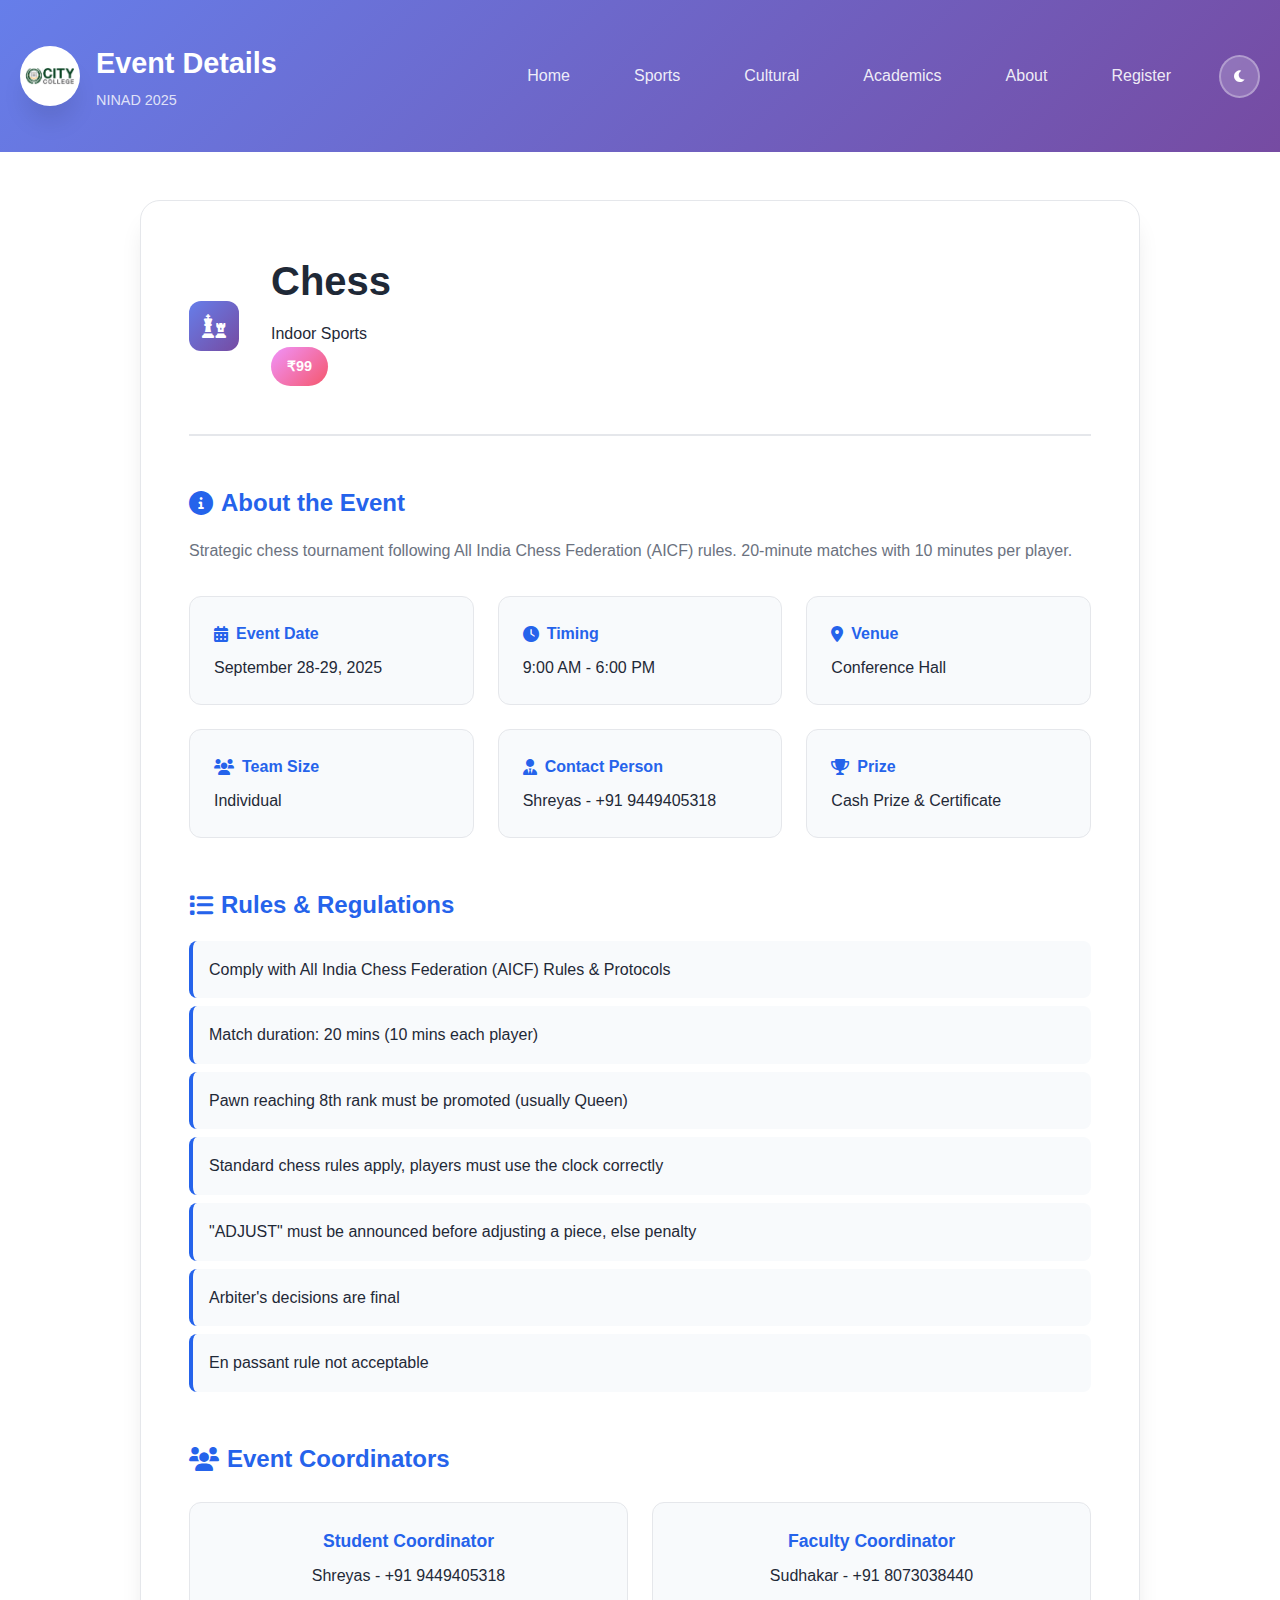
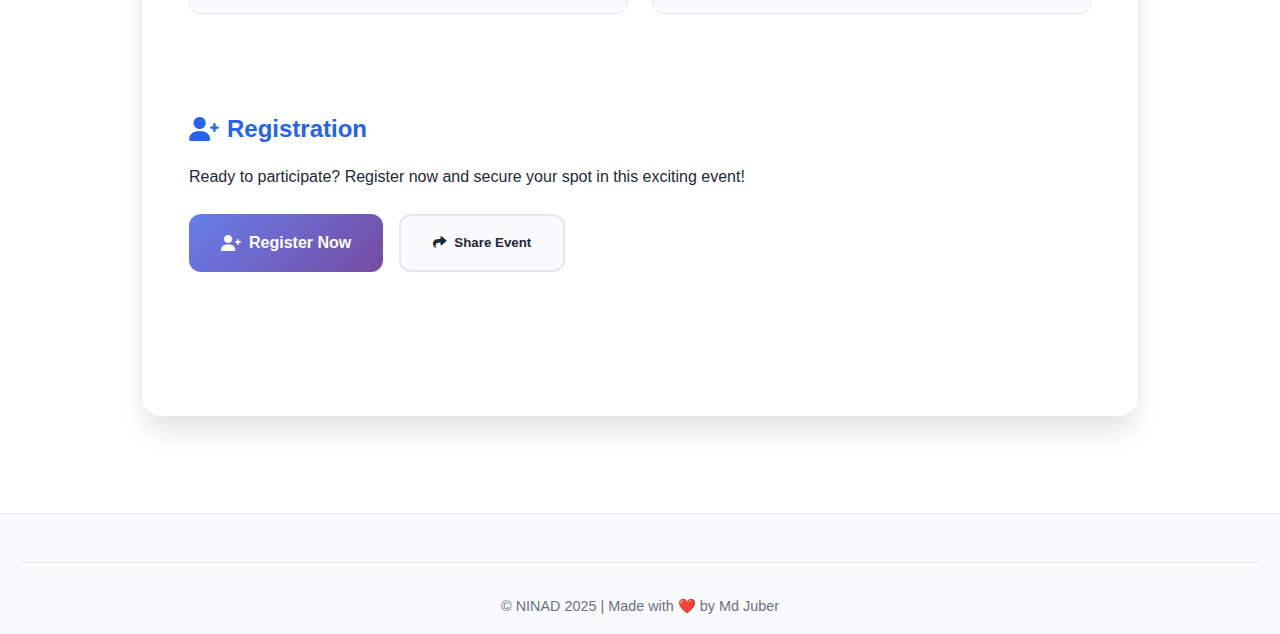
<file: NINAAD-CITY COLLEGE/event-details.html>
<!DOCTYPE html>
<html lang="en">
<head>
    <meta charset="UTF-8">
    <meta name="viewport" content="width=device-width, initial-scale=1.0">
    <title>Event Details - NINAD 2025</title>
    <link href="https://cdnjs.cloudflare.com/ajax/libs/font-awesome/6.0.0/css/all.min.css" rel="stylesheet">
    <link rel="stylesheet" href="style.css">
</head>
<body>
    <!-- Header -->
    <header class="header-simple">
        <div class="container">
            <nav class="navbar">
                <div class="nav-brand">
                    <img src="images/loggoo.png" alt="City College Logo" class="logo">
                    <div class="brand-text">
                        <h1>Event Details</h1>
                        <p>NINAD 2025</p>
                    </div>
                </div>
                <ul class="nav-menu">
                    <li><a href="index.html" class="nav-link">Home</a></li>
                    <li><a href="sports.html" class="nav-link">Sports</a></li>
                    <li><a href="cultural.html" class="nav-link">Cultural</a></li>
                    <li><a href="academics.html" class="nav-link">Academics</a></li>
                    <li><a href="about.html" class="nav-link">About</a></li>
                    <li><a href="register.html" class="nav-link">Register</a></li>
                    <li><button class="theme-toggle" onclick="toggleTheme()" aria-label="Toggle dark mode">
                        <i class="fas fa-moon" id="theme-icon"></i>
                    </button></li>
                </ul>
                <div class="hamburger" onclick="toggleMobileMenu()">
                    <span></span>
                    <span></span>
                    <span></span>
                </div>
            </nav>
        </div>
    </header>

    <!-- Event Details Content -->
    <section class="event-details-section">
        <div class="container">
            <div class="event-details-card">
                <div class="event-header">
                    <div class="event-icon" id="eventIcon">
                        <i class="fas fa-chess"></i>
                    </div>
                    <div class="event-title-section">
                        <h1 id="eventTitle">Chess</h1>
                        <p id="eventCategory">Indoor Sports</p>
                        <span class="event-fee paid" id="eventFee">₹99</span>
                    </div>
                </div>

                <div class="event-content">
                    <div class="event-description">
                        <h3><i class="fas fa-info-circle"></i> About the Event</h3>
                        <p id="eventDescription">Strategic chess tournament following All India Chess Federation (AICF) rules. 20-minute matches with 10 minutes per player.</p>
                    </div>

                    <div class="event-details-grid">
                        <div class="detail-card">
                            <h4><i class="fas fa-calendar-alt"></i> Event Date</h4>
                            <p id="eventDate">September 28-29, 2025</p>
                        </div>
                        <div class="detail-card">
                            <h4><i class="fas fa-clock"></i> Timing</h4>
                            <p id="eventTiming">9:00 AM - 6:00 PM</p>
                        </div>
                        <div class="detail-card">
                            <h4><i class="fas fa-map-marker-alt"></i> Venue</h4>
                            <p id="eventVenue">City College Jayanagar</p>
                        </div>
                        <div class="detail-card">
                            <h4><i class="fas fa-users"></i> Team Size</h4>
                            <p id="teamSize">Individual</p>
                        </div>
                        <div class="detail-card">
                            <h4><i class="fas fa-user-tie"></i> Contact Person</h4>
                            <p id="contactPerson">Shreyas - +91 9449405318</p>
                        </div>
                        <div class="detail-card">
                            <h4><i class="fas fa-trophy"></i> Prize</h4>
                            <p id="prizeInfo">Cash Prize & Certificate</p>
                        </div>
                    </div>

                    <div class="rules-section">
                        <h3><i class="fas fa-list"></i> Rules & Regulations</h3>
                        <ul id="eventRules">
                            <li>Comply with All India Chess Federation (AICF) Rules & Protocols</li>
                            <li>Match duration: 20 mins (10 mins each player)</li>
                            <li>Pawn reaching 8th rank must be promoted (usually Queen)</li>
                            <li>Standard chess rules apply, players must use the clock correctly</li>
                            <li>"ADJUST" must be announced before adjusting a piece, else penalty</li>
                            <li>Arbiter's decisions are final</li>
                            <li>En passant rule not acceptable</li>
                        </ul>
                    </div>

                    <div class="coordinators-section">
                        <h3><i class="fas fa-users"></i> Event Coordinators</h3>
                        <div class="coordinators-grid" id="coordinatorsGrid">
                            <div class="coordinator-card">
                                <h4>Student Coordinator</h4>
                                <p>Shreyas - +91 9449405318</p>
                            </div>
                            <div class="coordinator-card">
                                <h4>Faculty Coordinator</h4>
                                <p>Sudhakar - +91 8073038440</p>
                            </div>
                        </div>
                    </div>

                    <div class="registration-section">
                        <h3><i class="fas fa-user-plus"></i> Registration</h3>
                        <p>Ready to participate? Register now and secure your spot in this exciting event!</p>
                        <div class="registration-actions">
                            <a href="register.html" class="register-btn" id="registerBtn">
                                <i class="fas fa-user-plus"></i> Register Now
                            </a>
                            <button class="share-btn" onclick="shareEvent()">
                                <i class="fas fa-share"></i> Share Event
                            </button>
                        </div>
                    </div>
                </div>
            </div>
        </div>
    </section>

    <!-- Footer -->
    <footer class="footer">
        <div class="container">
            <div class="footer-bottom">
                <p>&copy; NINAD 2025 | Made with ❤️ by Md Juber</p>
            </div>
        </div>
    </footer>

    <script src="script.js"></script>
    <script>
        // Combined event data from all categories
        const allEvents = {
            // Sports Events
            'chess': {
                name: 'Chess',
                category: 'Indoor Sports',
                fee: '₹99',
                icon: 'fas fa-chess',
                description: 'Strategic chess tournament following All India Chess Federation (AICF) rules. 20-minute matches with 10 minutes per player.',
                date: 'September 28-29, 2025',
                timing: '9:00 AM - 6:00 PM',
                venue: 'Conference Hall',
                teamSize: 'Individual',
                contactPerson: 'Shreyas - +91 9449405318',
                prize: 'Cash Prize & Certificate',
                rules: [
                    'Comply with All India Chess Federation (AICF) Rules & Protocols',
                    'Match duration: 20 mins (10 mins each player)',
                    'Pawn reaching 8th rank must be promoted (usually Queen)',
                    'Standard chess rules apply, players must use the clock correctly',
                    '"ADJUST" must be announced before adjusting a piece, else penalty',
                    'Arbiter\'s decisions are final',
                    'En passant rule not acceptable'
                ],
                coordinators: [
                    { type: 'Student Coordinator', name: 'Shreyas', phone: '+91 9449405318' },
                    { type: 'Faculty Coordinator', name: 'Sudhakar', phone: '+91 8073038440' }
                ]
            },
            'volleyball': {
                name: 'Volleyball',
                category: 'Outdoor Sports',
                fee: '₹499',
                icon: 'fas fa-volleyball-ball',
                description: 'Team volleyball tournament with 6+6 players. Maximum 3 hits per side with standard volleyball rules.',
                date: 'September 28-29, 2025',
                timing: '9:00 AM - 6:00 PM',
                venue: 'Sports Complex',
                teamSize: '6 Main Players + 6 Substitutes',
                contactPerson: 'Shreyas - +91 9449405318',
                prize: 'Cash Prize & Certificate',
                rules: [
                    '6 Main Players + 6 Substitutes',
                    'Max 3 hits per side, same player cannot hit twice (block not counted)',
                    'Ball can be played off the net during volley',
                    'Net touch on serve = re-serve',
                    'Ball on the line is "IN"',
                    'Matches follow standard volleyball rules'
                ],
                coordinators: [
                    { type: 'Student Coordinator', name: 'Shreyas', phone: '+91 9449405318' },
                    { type: 'Faculty Coordinator', name: 'Sudhakar', phone: '+91 8073038440' }
                ]
            },
            'throwball': {
                name: 'Throwball',
                category: 'Outdoor Sports',
                fee: '₹499',
                icon: 'fas fa-volleyball-ball',
                description: 'Team throwball tournament with 7+5 players. Ball must be thrown within 3 seconds after being caught.',
                date: 'September 28-29, 2025',
                timing: '9:00 AM - 6:00 PM',
                venue: 'Sports Complex',
                teamSize: '7 Playing + 5 Substitutes',
                contactPerson: 'Shreyas - +91 9449405318',
                prize: 'Cash Prize & Certificate',
                rules: [
                    'Team size: 7 Playing + 5 Substitutes',
                    'Serve within 5 seconds after whistle, from service zone',
                    'Ball must be thrown within 3 seconds, from above shoulder line, one hand only',
                    'Ball on line = IN',
                    'Rotation must be maintained throughout the set',
                    'Points scored when opponent fouls or ball lands in court'
                ],
                coordinators: [
                    { type: 'Student Coordinator', name: 'Shreyas', phone: '+91 9449405318' },
                    { type: 'Faculty Coordinator', name: 'Sudhakar', phone: '+91 8073038440' }
                ]
            },
            'carrom': {
                name: 'Carrom',
                category: 'Indoor Sports',
                fee: '₹199',
                icon: 'fas fa-circle',
                description: '2v2 carrom tournament with 20-minute matches. Game style format with highest points winner.',
                date: 'September 28-29, 2025',
                timing: '9:00 AM - 6:00 PM',
                venue: 'Indoor Games Hall',
                teamSize: '2v2 (Doubles)',
                contactPerson: 'Shreyas - +91 9449405318',
                prize: 'Cash Prize & Certificate',
                rules: [
                    '2v2, 20 mins per game',
                    'Preliminary: One set, Other rounds: Best of 3',
                    'Winner = highest points',
                    'Striker rules and Queen rules as per standard carrom',
                    'If final piece is pocketed before Queen, penalty applies'
                ],
                coordinators: [
                    { type: 'Student Coordinator', name: 'Shreyas', phone: '+91 9449405318' },
                    { type: 'Faculty Coordinator', name: 'Sudhakar', phone: '+91 8073038440' }
                ]
            },
            'yoga': {
                name: 'Yoga',
                category: 'Wellness',
                fee: '₹99',
                icon: 'fas fa-leaf',
                description: 'Yoga asana competition with compulsory Surya Namaskara and optional asanas. Scored out of 100 marks.',
                date: 'September 28-29, 2025',
                timing: '7:00 AM - 10:00 AM',
                venue: 'Yoga Hall',
                teamSize: 'Individual',
                contactPerson: 'Shreyas - +91 9449405318',
                prize: 'Cash Prize & Certificate',
                rules: [
                    'Part A (Compulsory Asanas, 30 sec each): Surya Namaskara (12 Postures), Paschimottanasana, Sarvangasana, Purna Dhanurasana, Garudasana, Karna Peedasana',
                    'Part B (Optional Asanas, 15 sec each, select 4): Men: Mayurasana, Padma Bakasana, Hanumanasana, Tittibhasana, etc.',
                    'Women: Vatayanasana, Purna Bhujangasana, Purna Matsyendrasana, Ekapad Shirasana, etc.',
                    'Scoring: Surya Namaskara: 10 Marks, Part A (5 Asanas): 50 Marks, Part B (4 Optional Asanas): 40 Marks, Total: 100 Marks'
                ],
                coordinators: [
                    { type: 'Student Coordinator', name: 'Shreyas', phone: '+91 9449405318' },
                    { type: 'Faculty Coordinator', name: 'Sudhakar', phone: '+91 8073038440' }
                ]
            },
            // Cultural Events
            'solo-dance': {
                name: 'Solo Dance',
                category: 'Dance',
                fee: '₹99',
                icon: 'fas fa-music',
                description: 'Any dance style allowed (classical, folk, western, hip-hop, freestyle, fusion). Time limit: 3–5 minutes per participant.',
                date: 'September 28-29, 2025',
                timing: '2:00 PM - 6:00 PM',
                venue: 'City College',
                teamSize: 'Individual',
                contactPerson: 'Roopesh - +91 9740659531',
                prize: 'Cash Prize & Certificate',
                rules: [
                    'Time limit: 3–5 minutes per participant',
                    'Any dance style allowed',
                    'Pre-recorded music (.mp3) to be submitted at least 1 hour before the event',
                    'Props allowed with prior intimation'
                ],
                coordinators: [
                    { type: 'Faculty Coordinators', name: 'Shilpa PUC – 9620278166, Shilpa Pradeep – 9845118266', phone: '' },
                    { type: 'Student Coordinator', name: 'Roopesh', phone: '+91 9740659531' }
                ]
            },
            'group-dance': {
                name: 'Group Dance',
                category: 'Dance',
                fee: '₹499',
                icon: 'fas fa-users',
                description: 'Team size: Min 4 – Max 12 members. Time limit: 4–6 minutes (including entry/exit). No hazardous materials allowed.',
                date: 'September 28-29, 2025',
                timing: '9:00 AM - 6:00 PM',
                venue: 'City College',
                teamSize: 'Min 4 – Max 12 members',
                contactPerson: 'Ashraf - +91 8217749614',
                prize: 'Cash Prize & Certificate',
                rules: [
                    'Team size: Min 4 – Max 12 members',
                    'Time limit: 4–6 minutes (including entry/exit)',
                    'Music track (.mp3) must be submitted at least 1 hour before the event',
                    'No fire/water/hazardous materials on stage'
                ],
                coordinators: [
                    { type: 'Faculty Coordinators', name: 'Shilpa PUC – 9620278166, Shilpa Pradeep – 9845118266', phone: '' },
                    { type: 'Student Coordinator', name: 'Ashraf', phone: '+91 8217749614' }
                ]
            },
            'group-singing': {
                name: 'Group Singing',
                category: 'Music',
                fee: '₹499',
                icon: 'fas fa-microphone',
                description: 'Team size: Min 2 – Max 6 participants. Time limit: 4–6 minutes. Songs in Kannada, Hindi, or English.',
                date: 'September 28-29, 2025',
                timing: '9:00 AM - 6:00 PM',
                venue: 'City College',
                teamSize: 'Min 4 – Max 12 members',
                contactPerson: 'Ashraf - +91 8217749614',
                prize: 'Cash Prize & Certificate',
                rules: [
                    'Each team must consist of minimum 2 and maximum 6 participants.',
                    'Each team will be given 4–6 minutes to perform.',
                    'Songs in KANNADA, HINDI, ENGLISH languages.',
                    'Both live instruments and karaoke tracks are allowed.'
                ],
                coordinators: [
                    { type: 'Faculty Coordinators', name: 'Ms. Pranitha – 7025686127, Mr Shoib Paasha – 7892175476, Ms. Masuma – 6002213237', phone: '' },
                    { type: 'Student Coordinator', name: 'Suprabha, Tel', phone: '+91 6364380565' }
                ]
            },
            'solo-singing': {
                name: 'Solo Singing',
                category: 'Music',
                fee: '₹99',
                icon: 'fas fa-microphone-alt',
                description: 'Time limit: 3–4 minutes. Songs in Kannada, Hindi, or English only. Live instruments allowed.',
                date: 'September 28-29, 2025',
                timing: '9:00 AM - 6:00 PM',
                venue: 'City College',
                teamSize: 'Min 2 – Max 6 participants',
                contactPerson: 'Ashraf - +91 8217749614',
                prize: 'Cash Prize & Certificate',
                rules: [
                    'Participants must register their names on or before Last Date.',
                    'Each participant will get a maximum of 3–4 minutes to perform.',
                    'Participants may sing in KANNADA, HINDI, ENGLISH language .',
                    'Songs must be appropriate and free from offensive or abusive content.',
                    'Live musical instruments are allowed only if arranged by the participant.'
                ],
                coordinators: [
                    { type: 'Faculty Coordinators', name: 'Mrs Pranitha - 7025686127, Mr Shoib Pasha - 7892175476, Ms. Masuma - 6002213237', phone: '' },
                    { type: 'Student Coordinator', name: 'Srivibhu ', phone: '+91 9739549274' }
                ]
            },
            'poem-recitation': {
                name: 'Poem Recitation',
                category: 'Performance',
                fee: '₹99',
                icon: 'fas fa-feather-alt',
                description: 'Languages: Kannada, Hindi, English. Recitation from memory (paper allowed). Time limit: 2–3 minutes.',
                date: 'September 28-29, 2025',
                timing: '9:00 AM - 6:00 PM',
                venue: 'City College',
                teamSize: 'Min 2 – Max 6 participants',
                contactPerson: 'Ashraf - +91 8217749614',
                prize: 'Cash Prize & Certificate',
                rules: [
                    'Languages: Kannada, Hindi, English.',
                    'Recitation should be from memory (paper allowed)..',
                    '2–3 minutes per participant.',
                ],
                coordinators: [
                    { type: 'Faculty Coordinators', name: 'Priyanka - 8867274832', phone: '' },
                    { type: 'Student Coordinator', name: 'Shakti', phone: '+91 7760641341' }
                ]
            },
            'ramp-walk': {
                name: 'Ramp Walk',
                category: 'Performance',
                fee: '₹499',
                icon: 'fas fa-tshirt',
                description: 'Theme: \'Vastra: The Narrative of India\'s States\'. Outfits must reflect cultural/linguistic diversity of India.',
                date: 'September 28-29, 2025',
                timing: '9:00 AM - 6:00 PM',
                venue: 'City College',
                teamSize: 'Min 2 – Max 6 participants',
                contactPerson: 'Ashraf - +91 8217749614',
                prize: 'Cash Prize & Certificate',
                rules: [
                    'Theme & Attire: Stick to the theme. Your outfit should be stylish, well-fitting, and appropriate. Showcase your personal flair!',
                    'Walk the Walk: Strut with confidence! Maintain good posture, a steady pace, and a captivating expression. Perfect your entrance, pose, and exit.',
                    'Time is Key: Respect the clock! Each walk has a strict time limit. Be prepared to move efficiently.'
                ],
                coordinators: [
                    { type: 'Faculty Coordinators', name: 'Mr Ashkar Ali - 8075449395, Mrs Priyadarshini- 9206554598, Ms. Masuma - 6002213237', phone: '' },
                    { type: 'Student Coordinator', name: 'Chinnabikka', phone: '+91 9739066936' }
                ]
            },
            'rapping-competition': {
                name: 'Rapping Competition',
                category: 'Performance',
                fee: '₹99',
                icon: 'fas fa-microphone',
                description: 'Lyrics and performance must be 100% original. Time limit: 2–4 minutes. No pre-recorded vocals allowed.',
                date: 'September 28-29, 2025',
                timing: '9:00 AM - 6:00 PM',
                venue: 'City College',
                teamSize: 'Min 2 – Max 6 participants',
                contactPerson: 'Ashraf - +91 8217749614',
                prize: 'Cash Prize & Certificate',
                rules: [
                    'Originality is King: All lyrics and content must be 100% original. Plagiarism from other artists\' work will lead to immediate disqualification.',
                    'Time Limit: Each performance will have a strict time limit (e.g., 2-4 minutes). ',
                    'Content and Language: The content should be appropriate for a college-wide audience.',
                    'No Pre-recorded Vocals: Participants must perform their raps live.A backing instrumental track is permitted'
                ],
                coordinators: [
                    { type: 'Faculty Coordinators', name: 'Mr Ashkar Ali - 8075449395  Mrs Priyadarshini- 9206554598', phone: '' },
                    { type: 'Student Coordinator', name: 'Vaishnavi', phone: '+91 9380175836' }
                ]
            },
            'reels-making': {
                name: 'Reels Making Competition',
                category: 'Performance',
                fee: '₹99',
                icon: 'fas fa-video',
                description: 'Theme: College Life Moments. Duration: 30–90 seconds, vertical format. Must be shot & edited on event premises.',
                date: 'September 28-29, 2025',
                timing: '9:00 AM - 6:00 PM',
                venue: 'City College',
                teamSize: 'Min 2 – Max 6 participants',
                contactPerson: 'Ashraf - +91 8217749614',
                prize: 'Cash Prize & Certificate',
                rules: [
                    'Duration & Format: Reels 30 to 90 seconds only, vertical format (e.g., 9:16)  ',
                    'Originality: Content must be original. Plagiarism or copying existing reels will lead to disqualification.',
                    'Participants: Can be individual or team (max. 4 members).',
                    'Music/Clips: Use of copyright-free or Instagram-available music only.',
                    'Disqualification: Use of vulgarity, political/religious controversy.',
                    'Production: Shot and edited entirely on event premises'
                ],
                coordinators: [
                    { type: 'Faculty Coordinators', name: 'Mrs Priyadarshini - 9206554598', phone: '' },
                    { type: 'Student Coordinator', name: 'Rakshita', phone: '+91 7022863692' }
                ]
            },
            'face-painting': {
                name: 'Face Painting',
                category: 'Art',
                fee: '₹99',
                icon: 'fas fa-palette',
                description: 'Only non-toxic, skin-safe paints allowed. Time limit: 60 minutes. Solo or pairs (1 painter + 1 model).',
                date: 'September 28-29, 2025',
                timing: '9:00 AM - 6:00 PM',
                venue: 'City College',
                teamSize: 'Min 2 – Max 6 participants',
                contactPerson: 'Ashraf - +91 8217749614',
                prize: 'Cash Prize & Certificate',
                rules: [
                    'Only non-toxic, skin-safe paints should be used. (Acrylic, oil, or permanent colors are strictly prohibited.)',
                    'The time limit for painting will be 60 min (can be fixed by organizers).',
                    'Participants can work individually or in pairs (one painter, one model).',
                    'The model’s face must be clean, with no makeup applied beforehand.',
                    'The painting must cover at least half of the face, but full-face painting is also permitted.'
                ],
                coordinators: [
                    { type: 'Faculty Coordinators', name: 'Priyanka - 8867274832', phone: '' },
                    { type: 'Student Coordinator', name: 'Trisha', phone: '+91 7676537313' }
                ]
            },
            'logo-tagline-creation': {
                name: 'Logo & Tagline Creation',
                category: 'B.COM, BBA',
                fee: '₹99 / ₹499',
                icon: 'fas fa-paint-brush',
                description: 'Create original logos and taglines. Hand-drawn accepted but must be submitted digitally. Tagline ≤ 8 words.',
                date: 'September 28-29, 2025',
                timing: '9:00 AM - 6:00 PM',
                venue: 'City College',
                teamSize: 'Min 2 – Max 6 participants',
                contactPerson: 'Ashraf - +91 8217749614',
                prize: 'Cash Prize & Certificate',
                rules: [
                    'Eligibility:',
                    'The competition is open to students from recognized colleges.',
                    'Each participant must carry a valid college ID card.',
                    'Students may participate Individual or  2 in a team.',
                    'Registration:',
                    'Participants must register before the deadline through the official link/ registration desk.',
                    'Late entries will not be accepted',
                    'Guidelines for Logo and Tagline creation.',
                    'The logo must be original and not copied from any existing designs.',
                    'The logo should be creative, simple and relevant.',
                    'Hand drawn logos are acceptable as well as must be submitted in digital form.',
                    'Participants must provide a short explanation of the concept behind the design.',
                    'Tagline should not exceed 8 words.',
                    'Tagline must align with the theme/ event/brand idea.',
                    'Vulgar, offensive or Plagiarized entries will be disqualified.',
                    'Judging Criteria:',
                    'Logo:',
                    'Creativity and Originality (30%)',
                    'Relevance to theme (25%)',
                    'Aesthetic appeal (25%)',
                    'Simplicity & versatility (20%)',
                    'Tagline:',
                    'Creativity and Originality (40%)',
                    'Relevance & Clarity (30%)',
                    'Catchiness/ impact (30%)',
                    'General Rules:',
                    'The decision of the judge will be final and binding.',
                    'Plagiarism will lead to immediate disqualification.'
                ],
                coordinators: [
                    { type: 'Faculty Coordinators', name: 'Smt Shubha', phone: '+91 9901003187' },
                    { type: 'Student Coordinator', name: 'Bindushree - 9380852969, Gagan Surya - 7406980133', phone: '' }
                ]
            },
            'business-quiz': {
                name: 'Business Quiz',
                category: 'B.COM, BBA',
                fee: '₹99 / ₹499',
                icon: 'fas fa-question-circle',
                description: 'Team of exactly 2 members. Two rounds: preliminary written test and live final with buzzer rounds.',
                date: 'September 28-29, 2025',
                timing: '9:00 AM - 6:00 PM',
                venue: 'City College',
                teamSize: 'Min 2 – Max 6 participants',
                contactPerson: 'Ashraf - +91 8217749614',
                prize: 'Cash Prize & Certificate',
                rules: [
                    'Registration fee is ₹99 (solo) / ₹499 (team)',
                    '1. Eligibility and Team Formation',
                    'Eligibility: The competition is open to all students currently enrolled in the college, regardless of their year or course of study.',
                    'Team Size: Each participating team must consist of exactly two members. No single-member teams or groups of more than two will be allowed.',
                    'Registration: Teams must register within the specified deadline. Late registrations will not be accepted. All team members\' details must be provided accurately during registration.',
                    '2. Competition Format',
                    'Rounds: The competition will consist of two rounds: a preliminary written round and a final stage.',
                    'Preliminary Round: This round will be a written test. The top six teams with the highest scores will qualify for the final stage.',
                    'Final Stage: This will be a live, on-stage quiz with multiple rounds, including direct questions, buzzer rounds, and audio-visual questions. The exact format and rules for the final stage will be explained by the quizmaster at the beginning of the event',
                    '3. Rules and Regulations',
                    'Code of Conduct: All participants are expected to maintain a high standard of academic integrity and sportsmanship. Any form of cheating or disruptive behavior will result in immediate disqualification.',
                    'Electronic Devices: The use of mobile phones, smartwatches, or any other electronic devices is strictly prohibited during both rounds. If a participant is found using a device, their team will be immediately disqualified.',
                    'Decision of the Quizmaster and Judges: All decisions made by the quizmaster and the judging panel will be final and binding. No appeals will be entertained.',
                    '4. General Conditions',
                    'Intellectual Property: All questions, materials, and content used in the competition are the intellectual property of the college. They may not be reproduced or distributed without explicit permission.',
                    'Liability: The college and its organizers are not liable for any injuries or damages sustained by participants during the event. Participants are responsible for their own well-being.',
                    'Consent: By registering for the competition, participants agree to these terms and conditions. The college reserves the right to use photos or videos taken during the event for promotional purposes.'
                ],
                coordinators: [
                    { type: 'Faculty Coordinators', name: 'Mr. Harish', phone: '+91 7483449216' },
                    { type: 'Student Coordinator', name: 'Keerthana - 7676579200, Sanmukha - 9916498917', phone: '' }
                ]
            },
            'best-manager': {
                name: 'Business Quiz',
                category: 'B.COM, BBA',
                fee: '₹199',
                icon: 'fas fa-user-tie',
                description: 'Individual participation. 3 rounds: IQ/Business quiz, Managerial interview, Case Study/Crisis Management.',
                date: 'September 28-29, 2025',
                timing: '9:00 AM - 6:00 PM',
                venue: 'City College',
                teamSize: 'Min 2 – Max 6 participants',
                contactPerson: 'Ashraf - +91 8217749614',
                prize: 'Cash Prize & Certificate',
                rules: [
                    'Individual Participation only (no teams allowed).',
                    'The event is open to all UG and PG students .',
                    'Participants must carry a valid college ID card.',
                    'Latecomers will not be allowed to participate in that round.',
                    'Any form of misbehavior, indiscipline, or disrespect towards coordinators/judges will result in disqualification.',
                    'The event will consist of multiple rounds .',
                    'Participants must strictly follow the time limits given in each round.',
                    'Use of mobile phones, gadgets, or unfair means during the rounds is strictly prohibited.',
                    'Only those who qualify in a round can proceed to the next.',
                    'The decision of judges will be final and binding in all rounds.',
                    'Round 1 - IQ ',
                    'Self Introduction followed by Business quiz (GK, business aptitude, ',
                    'reasoning, current affairs).',
                    'Timer Based questions who answer`s first will be on the lead',
                    'Round 2 – Stress interview / managerial interview.',
                    'Pressure Questions',
                    'Situational / Managerial Dilemmas',
                    'Stress-Building Questions',
                    'Creative',
                    'Round 3 – Case Study / Crisis Management',
                    'Current case study'
                ],
                coordinators: [
                    { type: 'Faculty Coordinators', name: 'Mis Mary', phone: '+91 9513589944' },
                    { type: 'Student Coordinator', name: 'Risha - 8660842574, Prajwal - 8884113531', phone: '' }
                ]
            },
            'startup-ideas': {
                name: 'New Startup Ideas (Startup Spark 2025)',
                category: 'B.COM, BBA',
                fee: '₹99 / ₹499',
                icon: 'fas fa-lightbulb',
                description: 'Teams up to 4 members. Original ideas only. Business plan feasible for ≤ ₹25 lakh capital.',
                date: 'September 28-29, 2025',
                timing: '9:00 AM - 6:00 PM',
                venue: 'City College',
                teamSize: 'Min 2 – Max 6 participants',
                contactPerson: 'Ashraf - +91 8217749614',
                prize: 'Cash Prize & Certificate',
                rules: [
                    'Registration fee is ₹99 (solo) / ₹499 (team)',
                    'Terms and Conditions The Applicants must fulfil the following criteria:',
                    'The idea/plan must be as per Indian Standards.',
                    'The minimum participant is one and maximum is 4 in a group or team.',
                    'The business plan should have a determinable revenue model of small-scale industries with the capital of Rs 25 Lakh ( models presentation via PPT or charts).',
                    'Should be able to verbally communicate in English.',
                    'The business plan should not belong to following industries- alcohol, tobacco, gambling, firearms, explosives or any illegal Business.',
                    'The theme of the model will be based on Product and Services.',
                    'The Contestant acknowledges that he/she has voluntarily chosen to participate in the Event at his/her free-will and is willing to bear all risk, costs & consequences arising from such participation in the Event',
                    'The Organizer also reserves the right to disqualify a Contestant in case a in-disciplinary is found and registration amount will not be refunded.',
                    'ID card is Compulsory'
                ],
                coordinators: [
                    { type: 'Faculty Coordinators', name: 'Smt. Sravanthi', phone: '+91 8150016940' },
                    { type: 'Student Coordinator', name: 'Manya - 6363898837, Veeresh - 9353257592', phone: '' }
                ]
            },
            'appathon': {
                name: 'Appathon (Web Dev)',
                category: 'BCA/MCA',
                fee: '₹99 / ₹499',
                icon: 'fas fa-code',
                description: 'Languages: HTML, CSS, JavaScript. Duration: 10:30 AM – 3:00 PM. 3 rounds, each 2 hours. Team size: 1 or 2.',
                date: 'September 28-29, 2025',
                timing: '9:00 AM - 6:00 PM',
                venue: 'City College',
                teamSize: 'Min 2 – Max 6 participants',
                contactPerson: 'Ashraf - +91 8217749614',
                prize: 'Cash Prize & Certificate',
                rules: [
                    'Registration fee is ₹99 (solo) / ₹499 (team)',
                    'Rounds: 3 Rounds.',
                    'Team Size: 2 members or solo.',
                    'Duration: 2 hours per round'
                ],
                coordinators: [
                    { type: 'Faculty Coordinators', name: 'Dr. Nageshwari - 8050773139', phone: '' },
                    { type: 'Student Coordinator', name: 'Shrivibhu M S - 9739549274, Somu Karthik - 8618650410', phone: '' }
                ]
            },
            'latent-bug': {
                name: 'Latent Bug (Debugging)',
                category: 'BCA/MCA',
                fee: '₹99 / ₹499',
                icon: 'fas fa-bug',
                description: '3 rounds: Preliminary (C), Semi (C++), Final (Java). Team size: 1 or 2. Each round: 2 hours.',
                date: 'September 28-29, 2025',
                timing: '9:00 AM - 6:00 PM',
                venue: 'City College',
                teamSize: 'Min 2 – Max 6 participants',
                contactPerson: 'Ashraf - +91 8217749614',
                prize: 'Cash Prize & Certificate',
                rules: [
                    'Registration fee is ₹99 (solo) / ₹499 (team)',
                    'Total 3 Rounds (After each round, there\'s a 10-15 minute break. This allows participants to rest, recharge, and prepare for the next round..)',
                    'Preliminary Round will be on C language',
                    'Semi-Final will be on C++',
                    'Final will be on Java ',
                    'Team Size: 2 members or solo.',
                    'Duration: 2 hours per round',
                    'Task:',
                    '1. Identify the bug',
                    '2. Explain the issue.',
                    '3. Provide the corrected code.'
                ],
                coordinators: [
                    { type: 'Faculty Coordinators', name: 'Mr. Deepak - 9986310811', phone: '' },
                    { type: 'Student Coordinator', name: 'Sachin Kumar Ray - 9945364268, Kalai Selvi R - 7204080968', phone: '' }
                ]
            },
            // MBA Department
            'digital-treasure-hunt': {
                name: "Digital Treasure Hunt",
                category: "MBA",
                fee: "₹200",
                icon: "fas fa-search",
                description: "Teams of min 3, max 4 members. Use provided computers only. Clues solved in sequence.",
                date: 'September 29, 2025',
                timing: '9:00 AM - 6:00 PM',
                venue: 'City College',
                teamSize: 'Min 3 – Max 4 participants',
                contactPerson: 'Ashraf - +91 8217749614',
                prize: 'Cash Prize & Certificate',
                rules: [
                    'Participants can be PUC/UG/PG students from recognized institutions.',
                    'A valid ID card must be presented at the time of registration and on the day of the event.',
                    'Registration fee per team is ₹200, which is non-refundable.',
                    'Each team can have a Minimum of 3members & maximum of 4 members.',
                    'Teams must report to the event venue at least 30 minutes before the scheduled time.',
                    'Any form of misconduct, unfair practices, or use of prohibited aids will lead to disqualification. Judges’ and faculty coordinators’ decisions will be final and binding.',
                    'In case of any disputes, the organizing committee reserves the right to make the final decision.',
                    'Teams can use the computers or digital devices provided; personal gadgets.',
                    'Clues must be solved in sequence; skipping a clue will not be allowed. Each clue solved will be verified by the event coordinators before the team proceeds.',
                    'Teams are strictly prohibited from seeking outside help or copying answers from chat GPT, google, others.',
                    'Time taken to complete all clues will determine the winners. In case of a tie, a tie-breaker puzzle will be given.',
                    'All participants will get certificate of participation.'
                ],
                coordinators: [
                    { type: 'Faculty Coordinators', name: 'Mr. Chethan VK', phone: '9632296669' },
                    { type: 'Student Coordinator', name: 'Ashraf', phone: '8217749614' }
                ]
            },
            'crazy-minute-challenges': {
                name: "Crazy Minute Challenges",
                category: "MBA",
                fee: "₹200",
                icon: "fas fa-clock",
                description: "Teams of 3–4. Multiple 1-minute tasks per round. Judges evaluate creativity, teamwork, performance.",
                date: 'September 29, 2025',
                timing: '9:00 AM - 6:00 PM',
                venue: 'City College',
                teamSize: 'Min 3 – Max 4 participants',
                contactPerson: 'Ashraf - +91 8217749614',
                prize: 'Cash Prize & Certificate',
                rules: [
                    'Participants can be PUC/UG/PG students from recognized institutions.',
                    'A valid ID card must be presented at the time of registration and on the day of the event.',
                    'Registration fee per team is ₹200, which is non-refundable.',
                    'Each team can have a Minimum of 3members & maximum of 4 members.',
                    'Teams must report to the event venue at least 30 minutes before the scheduled time.',
                    'Any form of misconduct, unfair practices, or use of prohibited aids will lead to disqualification. Judges’ and faculty coordinators’ decisions will be final and binding.',
                    'In case of any disputes, the organizing committee reserves the right to make the final decision.',
                    'Each round will have 1 minute to complete the assigned task.',
                    'Tasks must be performed only by team members; external assistance is not permitted.',
                    'If a team fails to complete a round in time, they will be eliminated or given reduced points (based on judge’s discretion).',
                    'Safety of participants during physical activities (like balancing or tower building) must be ensured—reckless behaviour may lead to disqualification.',
                    'Judges will evaluate based on creativity, teamwork, performance, and adherence to instruction.'
                ],
                coordinators: [
                    { type: 'Faculty Coordinators', name: 'Mr. Chethan VK', phone: '9632296669' },
                    { type: 'Student Coordinator', name: 'Swetha', phone: '7483546734' }
                ]
            },
            // MCA/BCA Technical Events
            'code-crafting': {
                name: "Code Crafting",
                category: "BCA/MCA",
                fee: "₹99",
                icon: "fas fa-laptop-code",
                description: "Open to individuals (MCA). Coding challenges on-site. Allowed languages: C, Java, Python.",
                date: 'September 28-29, 2025',
                timing: '9:00 AM - 6:00 PM',
                venue: 'City College',
                teamSize: 'Min 2 – Max 6 participants',
                contactPerson: 'Ashraf - +91 8217749614',
                prize: 'Cash Prize & Certificate',
                rules: [
                    'Eligibility',
                    'Open to all registered participants (individuals or teams, as specified by organizers).',
                    'Each participant must carry a valid college/company ID card.',
                    'Team Formation',
                    'Participants can compete individually or in teams (maximum 2–3 members, as decided).',
                    'Cross-college/department teams may be allowed based on event guidelines.',
                    'Event Structure',
                    'The event will consist of one or more rounds (e.g., elimination, coding challenge, final round).',
                    'Problem statements will be provided on the spot through the chosen platform (e.g., Hacker Rank, Code Chef, or offline IDEs).',
                    'Time duration for each round will be strictly followed.',
                    'Coding Guidelines',
                    'Participants can use programming languages specified by the organizers (e.g., C, Java, Python).',
                    'Code should be original; plagiarism or copying from external sources will lead to disqualification.',
                    'Solutions will be evaluated based on:',
                    'Correctness (passing test cases)',
                    'Efficiency (time and space complexity)',
                    'Code quality (readability, proper use of functions, comments if required)',
                    'Fair Play',
                    'Internet usage (other than competition platform) is not allowed.',
                    'Use of mobile phones, smart devices, or external storage during the event is strictly prohibited.',
                    'Any form of malpractice, discussion with other teams, or cheating will result in immediate disqualification.',
                    'Judging & Results',
                    'Judges’ decisions will be final and binding.',
                    'In case of a tie, the following criteria will be considered:',
                    'Number of problems solved',
                    'Execution time of submitted solutions',
                    'Time of submission (earlier submission ranks higher)',
                    'General Instructions',
                    'Participants must report to the venue/platform 15 minutes before the event starts.',
                    'Late entry will not be entertained.',
                    'Organizers reserve the right to modify rules or structure if necessary.'
                ],
                coordinators: [
                    { type: 'Faculty Coordinators', name: 'Mr. Deepak Ganer – 9986310811, Ms. Aishwarya C H – 8088985014', phone: '' },
                    { type: 'Student Coordinator', name: 'Anantashri B C- 6364697262, Shamshuddin Kadri – 9353172807, Likitha P S – 9663083306, Shantinath - 886766162', phone: '' }
                ]
            },
            'technical-quiz': {
                name: "Technical Quiz",
                category: "BCA/MCA",
                fee: "₹499",
                icon: "fas fa-laptop-code",
                description: "Team size up to 2–3. Multiple rounds (MCQ, rapid fire, visual/audio). No mobile or internet use.",
                date: 'September 28-29, 2025',
                timing: '9:00 AM - 6:00 PM',
                venue: 'City College',
                teamSize: 'Min 2 – Max 6 participants',
                contactPerson: 'Ashraf - +91 8217749614',
                prize: 'Cash Prize & Certificate',
                rules: [
                    'Eligibility',
                    'Open to all registered participants (students/professionals as per event category).',
                    'Participants must carry a valid ID card.',
                    'Team Formation',
                    'The quiz can be attempted individually or in teams (maximum 2–3 members, as per event guidelines).',
                    'Cross-department or cross-college teams may be allowed depending on rules set by organizers.',
                    'Event Structure',
                    'The quiz will be conducted in multiple rounds (e.g., Preliminary, Semi-Final, Final).',
                    'Rounds may include:',
                    'MCQs (Multiple Choice Questions)',
                    'Rapid Fire',
                    'Visual/Audio-based questions',
                    'Practical/Problem-Solving questions',
                    'Time allotted for each round will be strictly followed.',
                    'Quiz Guidelines',
                    'Each correct answer will carry specific marks; wrong answers may carry negative marking if specified.',
                    'No extra time will be given once the round ends.',
                    'Participants must answer only when prompted and should not shout out answers.',
                    'Use of mobile phones, smart devices, or internet search is strictly prohibited.',
                    'Fair Play',
                    'Any attempt to cheat, communicate with other teams, or disrupt the event will lead to disqualification.',
                    'Decisions by the Quiz Master/Organizers will be final and binding.',
                    'Judging & Results',
                    'Teams/participants will be shortlisted for the next round based on their scores.',
                    'In case of a tie:',
                    'A tie-breaker round/question will be conducted.',
                    'If still tied, earliest correct response will be considered.',
                    'General Instructions',
                    'Participants must report at the venue/platform 15 minutes before the quiz starts.',
                    'Latecomers will not be allowed once the quiz begins.',
                    'Organizers reserve the right to modify rules, structure, or format if necessary.'
                ],
                coordinators: [
                    { type: 'Faculty Coordinators', name: 'Mr. Deepak Ganer – 9986310811, Ms. Aishwarya C H – 8088985014', phone: '' },
                    { type: 'Student Coordinator', name: 'Anantashri B C- 6364697262, Shamshuddin Kadri – 9353172807, Likitha P S – 9663083306, Shantinath - 886766162', phone: '' }
                ]
            },
            // Department Events
            'public-speaking': {
                name: "Public Speaking - AI: The Future of Classrooms or the End of Teachers?",
                category: "Language",
                fee: "₹99",
                icon: "fas fa-microphone",
                description: "Topic: AI: The Future of Classrooms or the End of Teachers. Individual presentation competition.",
                date: 'September 28-29, 2025',
                timing: '9:00 AM - 6:00 PM',
                venue: 'City College',
                teamSize: 'Min 2 – Max 6 participants',
                contactPerson: 'Ashraf - +91 8217749614',
                prize: 'Cash Prize & Certificate',
                rules: [
                    'Max. time- 8 minutes',
                    'Language is English. Offensive or inappropriate language leads to disqualification',
                    'Carrying paper material or electronic gadgets is not allowed.'
                ],
                coordinators: [
                    { type: 'Faculty Coordinators', name: 'Ms. Pranitha E V', phone: '7025686127 ' },
                    { type: 'Student Coordinator', name: 'Fiza Mehek', phone: '8111072326' }
                ]
            },
            'literary-quest': {
                name: "Literary Quest (Treasure Hunt)",
                category: "Language",
                fee: "₹199",
                icon: "fas fa-book",
                description: "Literature-based treasure hunt with clues and challenges. Team-based competition.",
                date: 'September 28-29, 2025',
                timing: '9:00 AM - 6:00 PM',
                venue: 'City College',
                teamSize: 'Min 4 – Max 6 participants',
                contactPerson: 'Ashraf - +91 8217749614',
                prize: 'Cash Prize & Certificate',
                rules: [
                    'Team Registration: Each team must have 4 members',
                    'Fair Play: No use of smartphones. Sabotage, disrupting other teams leads to immediate disqualification. ',
                    'Time Limit'
                ],
                coordinators: [
                    { type: 'Faculty Coordinators', name: 'Brinda Narasimhan', phone: '9538974756 ' },
                    { type: 'Student Coordinator', name: 'Vaishnavi C', phone: '7204576244' }
                ]
            },
            'debate-ai-education': {
                name: "ಕೃತಕ ಬುದ್ದಿಮತ್ತೆ (AI) ಶೈಕ್ಷಣಿಕ ಕ್ಷೇತ್ರಕ್ಕೆ ಪೂರಕವೇ? ಮಾರಕವೇ?",
                category: "Language",
                fee: "₹99",
                icon: "fas fa-comments",
                description: "Debate competition on AI in Education. Teams argue for and against the motion.",
                date: 'September 28-29, 2025',
                timing: '9:00 AM - 6:00 PM',
                venue: 'City College',
                teamSize: 'Min 2 – Max 6 participants',
                contactPerson: 'Ashraf - +91 8217749614',
                prize: 'Cash Prize & Certificate',
                rules: [
                    'ಸ್ಪರ್ಧೆಯು ಕನ್ನಡ ಭಾಷೆಯಲ್ಲಿರುತ್ತದೆ.',
                    'ಪ್ರತಿ ಕಾಲೇಜಿನಿಂದ ವಿಷಯದ ಪರವಾಗಿ ಅಥವಾ ವಿರೋಧವಾಗಿ ಮಾತನಾಡಲು ೬ ವಿದ್ಯಾರ್ಥಿಗಳಿಗೆ ಮಾತ್ರ ಅವಕಾಶವಿದೆ.',
                    'ವಿಷಯವನ್ನು ಪ್ರಸ್ತುತ ಪಡಿಸಲು ೪+೧ ರಷ್ಟು ಸಮಯವನ್ನು ನಿಗಧಿಪಡಿಸಲಾಗಿದೆ.',
                    'ಸ್ಪರ್ಧೆಯಲ್ಲಿ ಪಿಯುಸಿ, ಪದವಿ ಮತ್ತು ಸ್ನಾತಕೋತ್ತರ ಪದವಿ ವಿದ್ಯಾರ್ಥಿಗಳಿಗೆ ಭಾಗವಹಿಸಲು ಅವಕಾಶವಿರುತ್ತದೆ.',
                    'ತೀರ್ಪುಗಾರರ ನಿರ್ಣಯವೇ ಅಂತಿಮ ನಿರ್ಣಯ.',
                    'ವಿಶೇಷ ಸೂಚನೆ: ೮ ಜನ ವಿದ್ಯಾರ್ಥಿಗಳಿಗಿಂತ ಕಡಿಮೆ ವಿದ್ಯಾರ್ಥಿಗಳು ನೋಂದಣಿಯಾದರೆ ತೃತಿಯ ಬಹುಮಾನವನ್ನು ನೀಡಲಾಗುವುದಿಲ್ಲ'
                ],
                coordinators: [
                    { type: 'Faculty Coordinators', name: 'ಡಾ. ಸಂಗನಗೌಡ ಶಿವಣಗಿ - 8884929549', phone: '' },
                    { type: 'Student Coordinator', name: 'ಆಕಾಶ್ ಎಮ್- ಬಿಸಿಎ ೩ನೇ ಸೆಮಿಸ್ಟರ್ - 9606303885, ಬಿಸಿಎ ೧ನೇ ಸೆಮಿಸ್ಟರ್ - 9606934197', phone: '' }
                ]
            },
            'kannada-quiz': {
                name: "ರಸಪ್ರಶ್ನೆ ಸ್ಪರ್ಧೆ: ಕನ್ನಡ ಸಾಹಿತ್ಯ, ಕರ್ನಾಟಕದ ಇತಿಹಾಸ, ರಾಜಕೀಯ, ಭೌಗೋಳ ಮತ್ತು ಸಂಸ್ಕೃತಿ ಬಗ್ಗೆ ಪ್ರಶ್ನೆಗಳಿರುತ್ತವೆ",
                category: "Language",
                fee: "₹99",
                icon: "fas fa-question-circle",
                description: "Literature, Culture, History, Politics, Geography. Test your knowledge of Karnataka and Kannada.",
                date: 'September 28-29, 2025',
                timing: '9:00 AM - 6:00 PM',
                venue: 'City College',
                teamSize: 'Min 2 – Max 6 participants',
                contactPerson: 'Ashraf - +91 8217749614',
                prize: 'Cash Prize & Certificate',
                rules: [
                    'ಸ್ಪರ್ಧೆಯು ಕನ್ನಡ ಭಾಷೆಯಲ್ಲಿರುತ್ತದೆ.',
                    'ಒಂದು ತಂಡದಲ್ಲಿ ೩ ಜನ ವಿದ್ಯಾರ್ಥಿಗಳಿಗೆ ಮಾತ್ರ ಅವಕಾಶವಿರುತ್ತದೆ.',
                    'ಒಂದು ಕಾಲೇಜಿನಿಂದ ೩ ತಂಡಗಳಿಗೆ ಮಾತ್ರ ಅವಕಾಶವಿರುತ್ತದೆ.',
                    'ಸ್ಪರ್ಧೆಯ ಸಮಯದಲ್ಲಿ ಯಾವುದೇ ಪುಸ್ತಕ ಮತ್ತು ತಂತ್ರಜ್ಞಾನ ಉಪಕರಣಗಳ ಸಹಾಯವನ್ನು ಪಡೆಯುವಂತಿಲ್ಲ.',
                    'ಸಮಯ ಮೀರಿದ ಉತ್ತರಗಳಿಗೆ ಅಂಕವಿರುವುದಿಲ್ಲ.',
                    'ಸ್ಪರ್ಧೆಯು ೩ ಹಂತಗಳಲ್ಲಿ ನಡೆಯುತ್ತದೆ.',
                    'ಸ್ಪರ್ಧೆಯಲ್ಲಿ ಪಿಯುಸಿ, ಪದವಿ ಮತ್ತು ಸ್ನಾತಕೋತ್ತರ ಪದವಿ ವಿದ್ಯಾರ್ಥಿಗಳಿಗೆ ಭಾಗವಹಿಸಲು ಅವಕಾಶವಿರುತ್ತದೆ.',
                    'ತೀರ್ಪುಗಾರರ ನಿರ್ಣಯವೇ ಅಂತಿಮ ನಿರ್ಣಯ.',
                    'ವಿಶೇಷ ಸೂಚನೆ: ೮ ತಂಡಗಳಿಗಿAತ ಕಡಿಮೆ ತಂಡಗಳು ನೋಂದಣಿಯಾದರೆ ತೃತಿಯ ಬಹುಮಾನವನ್ನು ನೀಡಲಾಗುವುದಿಲ್ಲ'
                ],
                coordinators: [
                    { type: 'Faculty Coordinators', name: 'ಡಾ. ಶಿವಕುಮಾರ್ ಬಿ ಕೆ - 9945429106', phone: '' },
                    { type: 'Student Coordinator', name: 'ವಿರೇಶ ಜೆ. ಎಸ್- ಬಿಬಿಎ ೩ನೇ ಸೆಮಿಸ್ಟರ್ - 9353257592, ಅಮೃತಾ - ಬಿಬಿಎ ೧ನೇ ಸೆಮಿಸ್ಟರ್ - 9380473455', phone: '' }
                ]
            },
            'hindi-antakshari': {
                name: "Hindi Antakshari",
                category: "Language",
                fee: "₹499",
                icon: "fas fa-music",
                description: "Traditional Hindi song-based game. Teams compete in musical knowledge and quick thinking.",
                date: 'September 28-29, 2025',
                timing: '9:00 AM - 6:00 PM',
                venue: 'City College',
                teamSize: 'Min 2 – Max 6 participants',
                contactPerson: 'Ashraf - +91 8217749614',
                prize: 'Cash Prize & Certificate',
                rules: [
                    'Each team will consist of 3 members, and all teams must have the same number of members.',
                    'Songs must be original Hindi film songs, bhajans, or popular Hindi songs (no self-made or incomplete songs).',
                    'The next song must begin with the last letter of the previous song; the same song cannot be repeated.',
                    'Each team gets 20–30 seconds to recall and start the song; failing to do so loses the turn.',
                    'At least one full stanza (mukhda/antara) must be sung clearly.'
                ],
                coordinators: [
                    { type: 'Faculty Coordinators', name: 'Dr.Shaikh Imran Abdul Rahim', phone: '9763769975' },
                    { type: 'Student Coordinator', name: 'Jyothi Kumari - 8867879285, Mohammed Muzzammil - 9611379995', phone: '' }
                ]
            },
            'general-knowledge-quiz': {
                name: "General Knowledge Quiz",
                category: "Library",
                fee: "₹99",
                icon: "fas fa-globe",
                description: "Constitution, History, Geography, Sports, Science, Current Affairs. Comprehensive GK competition.",
                date: 'September 28-29, 2025',
                timing: '9:00 AM - 6:00 PM',
                venue: 'City College',
                teamSize: 'Min 2 – Max 6 participants',
                contactPerson: 'Ashraf - +91 8217749614',
                prize: 'Cash Prize & Certificate',
                rules: [
                    'The competition will be in Kannada, English and Hindi language.',
                    'Only 6 students from each college are allowed to speak for or against the topic.',
                    'The time allotted for the presentation of the topic is 4+1 minutes.',
                    'PUC, Undergraduate and Postgraduate students are eligible to participate in the competition.',
                    'The decision of the judges is final.',
                    'Note: 3rd Prize shall not be awarded if less than 8 students.'
                ],
                coordinators: [
                    { type: 'Faculty Coordinators', name: 'Anusha Majjagi', phone: '7899112681' },
                    { type: 'Student Coordinator', name: 'Mahesh V - 8088923061, Gagana - 9483325134', phone: '' }
                ]
            },
            'debate-and-panel-disc': {
                name: "Debate and Panel Discussion",
                category: "Library",
                fee: "₹99",
                icon: "fas fa-commend",
                description: "Debate and Panel Discussion: on Reading Habits, Digital libraries VS. Traditional Libraries (Print Materials) etc.",
                date: 'September 28-29, 2025',
                timing: '9:00 AM - 6:00 PM',
                venue: 'City College',
                teamSize: 'Min 2 – Max 6 participants',
                contactPerson: 'Ashraf - +91 8217749614',
                prize: 'Cash Prize & Certificate',
                rules: [
                    'The competition will be in Kannada, English and Hindi language.',
                    'Only 6 students from each college are allowed to speak for or against the topic.',
                    'The time allotted for the presentation of the topic is 4+1 minutes.',
                    'PUC, Undergraduate and Postgraduate students are eligible to participate in the competition.',
                    'The decision of the judges is final.'
                ],
                coordinators: [
                    { type: 'Faculty Coordinators', name: 'S. Prasanna kumar', phone: '8310914936' },
                    { type: 'Student Coordinator', name: 'Abhishek - 8762959859, Kavya NS - 8618941541', phone: '' }
                ]
            },
            'hindi-debate': {
                name: 'Hindi Debate Competition',
                category: 'Language',
                fee: '₹99',
                icon: "fas fa-comments",
                description: "Topic: Traditional culture Vs modern culture",
                date: 'September 28-29, 2025',
                timing: '9:00 AM - 6:00 PM',
                venue: 'City College',
                teamSize: 'Min 2 – Max 6 participants',
                contactPerson: 'Ashraf - +91 8217749614',
                prize: 'Cash Prize & Certificate',
                rules: [
                    'Solo Participation ',
                    'Time :- 4+1 minutes (4 minutes to talk and 1 minute to defend your words)',
                    'From each college, 2 students can participate. ',
                    'Judgement passed by the judges are final.'
                ],
                coordinators: [
                    { type: 'Faculty Coordinators', name: 'Dr.Shaikh Imran Abdul Rahim', phone: '9763769975' },
                    { type: 'Student Coordinator', name: 'Patel Dhvanil - 9611379995, Ayush singh Rawat - 8088954420', phone: '' }
                ]
            },
            // Add more events as needed...
        };

        // Load event details from URL parameters
        document.addEventListener('DOMContentLoaded', function() {
            loadEventDetails();
            loadTheme();
        });

        function loadEventDetails() {
            const urlParams = new URLSearchParams(window.location.search);
            const eventId = urlParams.get('id');
            const eventName = urlParams.get('name');
            
            let selectedEvent = null;
            
            if (eventId && allEvents[eventId]) {
                selectedEvent = allEvents[eventId];
            } else if (eventName) {
                // Find event by name
                selectedEvent = Object.values(allEvents).find(event => 
                    event.name.toLowerCase() === eventName.toLowerCase()
                );
            }
            
            if (!selectedEvent) {
                // Default to Chess if no event found
                selectedEvent = allEvents['chess'];
            }
            
            displayEventDetails(selectedEvent);
        }

        function displayEventDetails(event) {
            // Update all event details
            document.getElementById('eventTitle').textContent = event.name;
            document.getElementById('eventCategory').textContent = event.category;
            document.getElementById('eventFee').textContent = event.fee;
            document.getElementById('eventDescription').textContent = event.description;
            document.getElementById('eventDate').textContent = event.date;
            document.getElementById('eventTiming').textContent = event.timing;
            document.getElementById('eventVenue').textContent = event.venue;
            document.getElementById('teamSize').textContent = event.teamSize;
            document.getElementById('contactPerson').textContent = event.contactPerson;
            document.getElementById('prizeInfo').textContent = event.prize;
            
            // Update icon
            document.querySelector('#eventIcon i').className = event.icon;
            
            // Update rules
            const rulesList = document.getElementById('eventRules');
            rulesList.innerHTML = event.rules.map(rule => `<li>${rule}</li>`).join('');
            
            // Update coordinators
            const coordinatorsGrid = document.getElementById('coordinatorsGrid');
            coordinatorsGrid.innerHTML = event.coordinators.map(coordinator => `
                <div class="coordinator-card">
                    <h4>${coordinator.type}</h4>
                    <p>${coordinator.name}${coordinator.phone ? ' - ' + coordinator.phone : ''}</p>
                </div>
            `).join('');
            
            // Update register button link
            const registerBtn = document.getElementById('registerBtn');
            registerBtn.href = `register.html?event=${encodeURIComponent(event.name)}`;
            
            // Update page title
            document.title = `${event.name} - NINAD 2025`;
        }

        function shareEvent() {
            const eventTitle = document.getElementById('eventTitle').textContent;
            const shareData = {
                title: `${eventTitle} - NINAD 2025`,
                text: `Check out ${eventTitle} at NINAD 2025 - City College Jayanagar!`,
                url: window.location.href
            };
            
            if (navigator.share) {
                navigator.share(shareData);
            } else {
                // Fallback: copy to clipboard
                navigator.clipboard.writeText(window.location.href).then(() => {
                    alert('Event link copied to clipboard!');
                });
            }
        }
    </script>
</body>
</html>
</file>
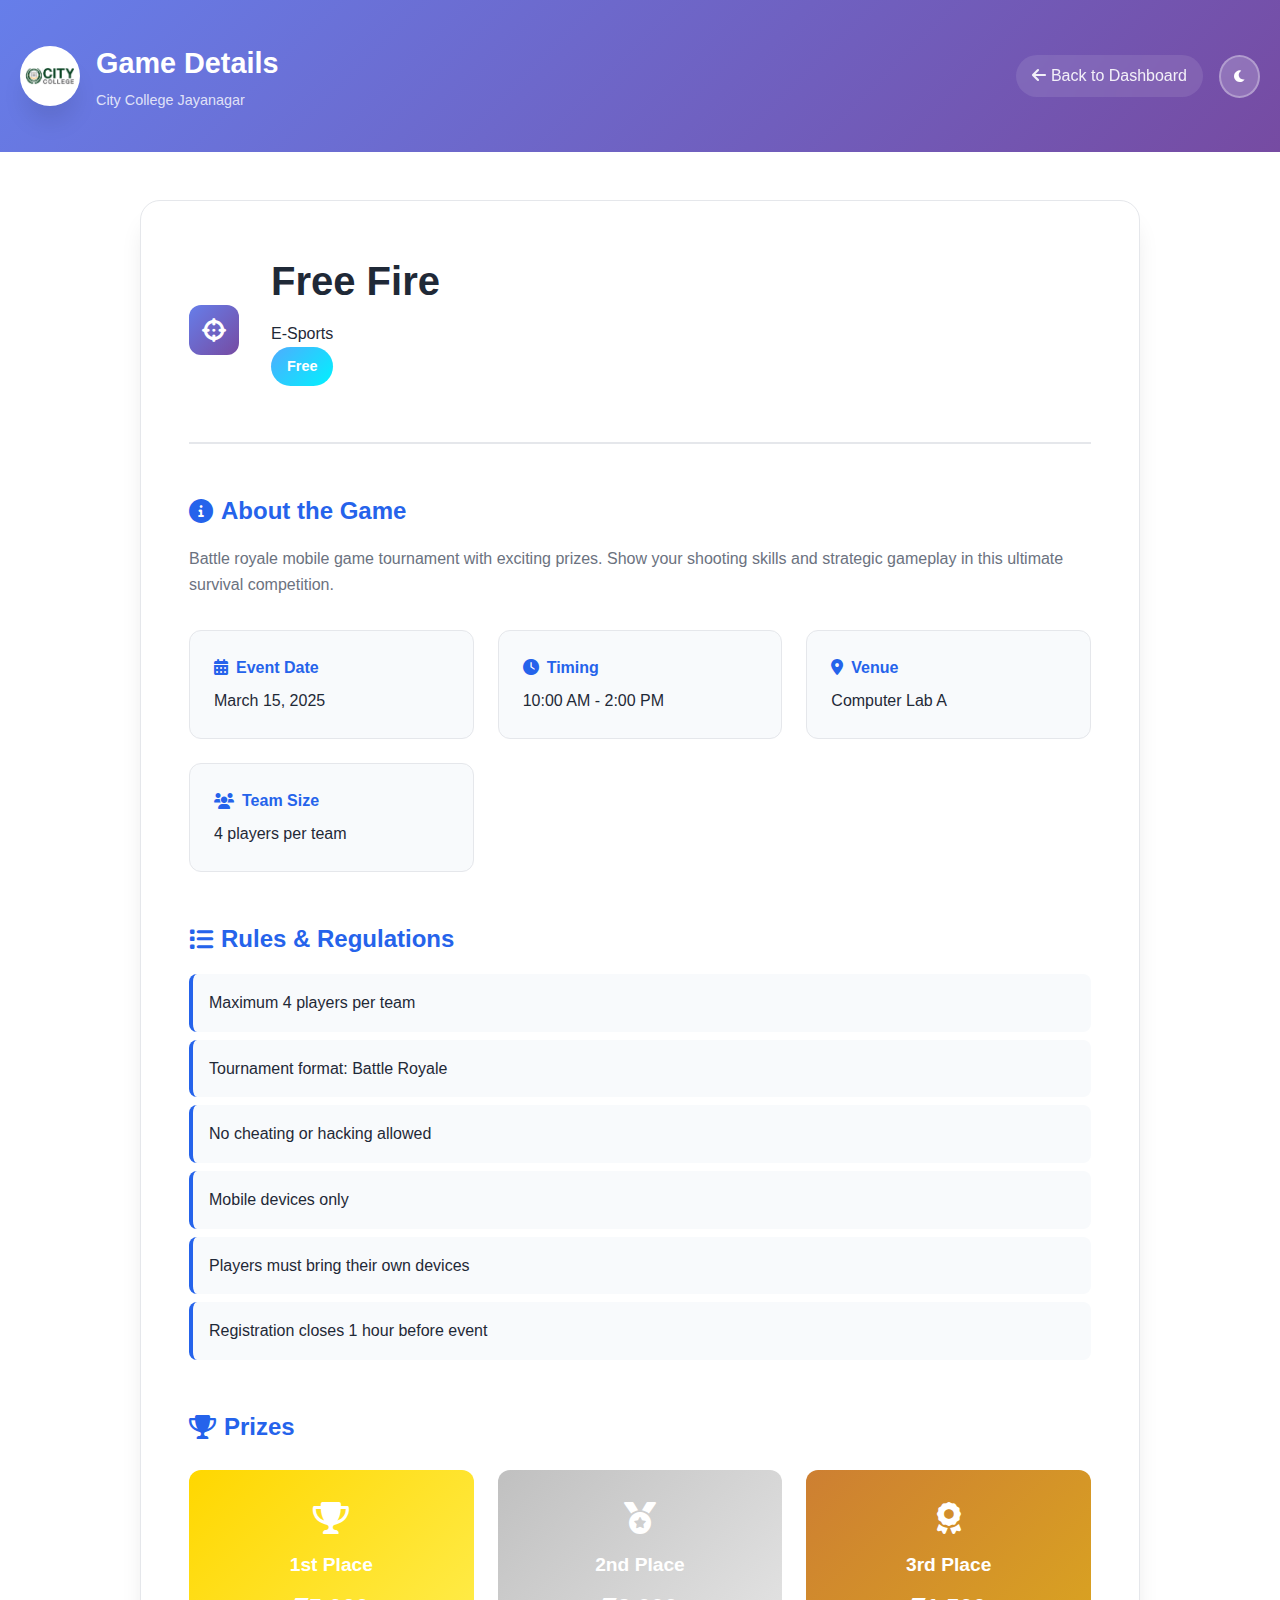
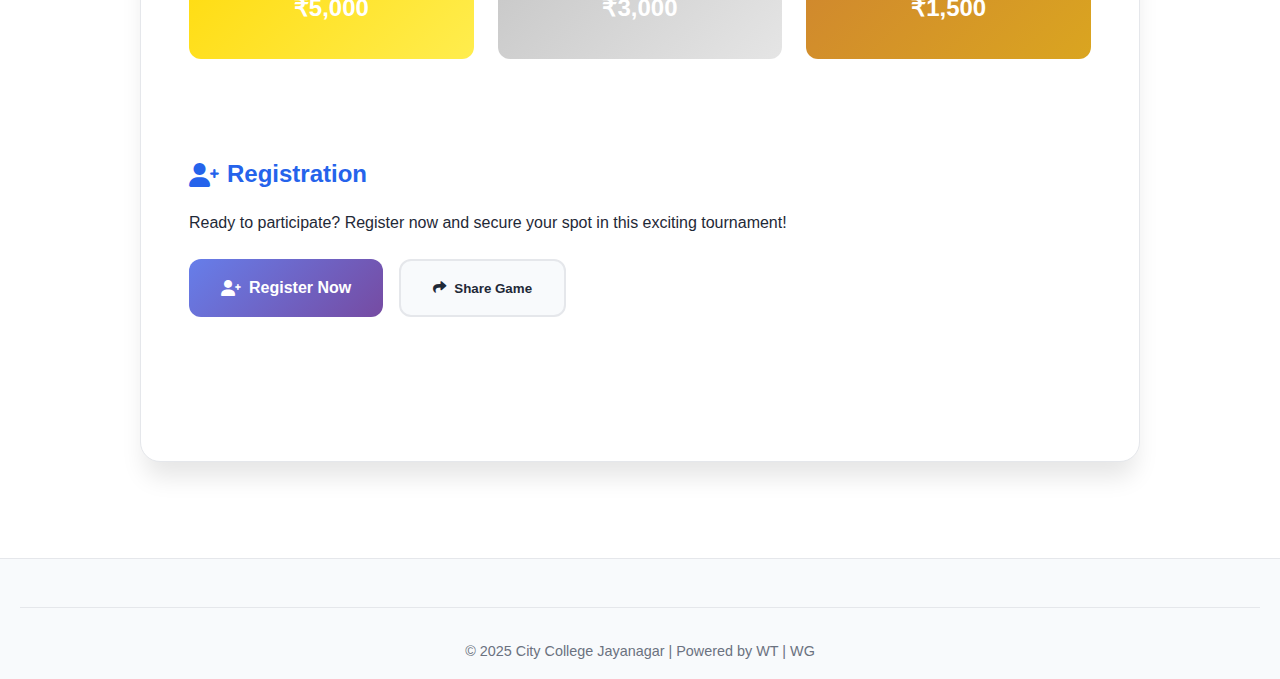
<file: NINAAD-CITY COLLEGE/game-details.html>
<!DOCTYPE html>
<html lang="en">
<head>
    <meta charset="UTF-8">
    <meta name="viewport" content="width=device-width, initial-scale=1.0">
    <title>Game Details - City College Sports Dashboard</title>
    <link href="https://cdnjs.cloudflare.com/ajax/libs/font-awesome/6.0.0/css/all.min.css" rel="stylesheet">
    <link rel="stylesheet" href="styles.css">
</head>
<body>
    <!-- Header -->
    <header class="header-simple">
        <div class="container">
            <nav class="navbar">
                <div class="nav-brand">
                    <img src="images/loggoo.png" alt="College Logo" class="logo">
                    <div class="brand-text">
                        <h1>Game Details</h1>
                        <p>City College Jayanagar</p>
                    </div>
                </div>
                <div class="nav-actions">
                    <a href="index.html" class="back-btn">
                        <i class="fas fa-arrow-left"></i> Back to Dashboard
                    </a>
                    <button class="theme-toggle" onclick="toggleTheme()">
                        <i class="fas fa-moon" id="theme-icon"></i>
                    </button>
                </div>
            </nav>
        </div>
    </header>

    <!-- Game Details Content -->
    <section class="game-details-section">
        <div class="container">
            <div class="game-details-card">
                <div class="game-header">
                    <div class="game-icon" id="gameIcon">
                        <i class="fas fa-crosshairs"></i>
                    </div>
                    <div class="game-title-section">
                        <h1 id="gameTitle">Free Fire</h1>
                        <p id="gameCategory">E-Sports</p>
                        <span class="game-fee" id="gameFee">Free</span>
                    </div>
                </div>

                <div class="game-content">
                    <div class="game-description">
                        <h3><i class="fas fa-info-circle"></i> About the Game</h3>
                        <p id="gameDescription">Battle royale mobile game tournament with exciting prizes. Show your shooting skills and strategic gameplay in this ultimate survival competition.</p>
                    </div>

                    <div class="game-details-grid">
                        <div class="detail-card">
                            <h4><i class="fas fa-calendar-alt"></i> Event Date</h4>
                            <p id="gameDate">March 15, 2025</p>
                        </div>
                        <div class="detail-card">
                            <h4><i class="fas fa-clock"></i> Timing</h4>
                            <p id="gameTiming">10:00 AM - 2:00 PM</p>
                        </div>
                        <div class="detail-card">
                            <h4><i class="fas fa-map-marker-alt"></i> Venue</h4>
                            <p id="gameVenue">Computer Lab A</p>
                        </div>
                        <div class="detail-card">
                            <h4><i class="fas fa-users"></i> Team Size</h4>
                            <p id="teamSize">4 players per team</p>
                        </div>
                    </div>

                    <div class="rules-section">
                        <h3><i class="fas fa-list"></i> Rules & Regulations</h3>
                        <ul id="gameRules">
                            <li>Maximum 4 players per team</li>
                            <li>Tournament format: Battle Royale</li>
                            <li>No cheating or hacking allowed</li>
                            <li>Mobile devices only</li>
                            <li>Players must bring their own devices</li>
                            <li>Registration closes 1 hour before event</li>
                        </ul>
                    </div>

                    <div class="prizes-section">
                        <h3><i class="fas fa-trophy"></i> Prizes</h3>
                        <div class="prizes-grid">
                            <div class="prize-card gold">
                                <i class="fas fa-trophy"></i>
                                <h4>1st Place</h4>
                                <p>₹5,000</p>
                            </div>
                            <div class="prize-card silver">
                                <i class="fas fa-medal"></i>
                                <h4>2nd Place</h4>
                                <p>₹3,000</p>
                            </div>
                            <div class="prize-card bronze">
                                <i class="fas fa-award"></i>
                                <h4>3rd Place</h4>
                                <p>₹1,500</p>
                            </div>
                        </div>
                    </div>

                    <div class="registration-section">
                        <h3><i class="fas fa-user-plus"></i> Registration</h3>
                        <p>Ready to participate? Register now and secure your spot in this exciting tournament!</p>
                        <div class="registration-actions">
                            <a href="register.html" class="register-btn">
                                <i class="fas fa-user-plus"></i> Register Now
                            </a>
                            <button class="share-btn" onclick="shareGame()">
                                <i class="fas fa-share"></i> Share Game
                            </button>
                        </div>
                    </div>
                </div>
            </div>
        </div>
    </section>

    <!-- Footer -->
    <footer class="footer">
        <div class="container">
            <div class="footer-bottom">
                <p>&copy; 2025 City College Jayanagar | Powered by WT | WG</p>
            </div>
        </div>
    </footer>

    <script src="script.js"></script>
    <script>
        // Load game details from URL parameters
        document.addEventListener('DOMContentLoaded', function() {
            loadGameDetails();
            loadTheme();
        });

        function loadGameDetails() {
            const urlParams = new URLSearchParams(window.location.search);
            const gameName = urlParams.get('game');
            
            if (!gameName) {
                // Default to Free Fire if no game specified
                displayGameDetails('Free Fire');
                return;
            }
            
            displayGameDetails(gameName);
        }

        function displayGameDetails(gameName) {
            // This would typically fetch from a database, but for demo we'll use static data
            const gameData = getGameData(gameName);
            
            if (!gameData) {
                document.getElementById('gameTitle').textContent = 'Game Not Found';
                return;
            }
            
            document.getElementById('gameTitle').textContent = gameData.name;
            document.getElementById('gameCategory').textContent = gameData.category;
            document.getElementById('gameFee').textContent = gameData.fee;
            document.getElementById('gameDescription').textContent = gameData.description;
            document.getElementById('gameDate').textContent = gameData.date;
            document.getElementById('gameTiming').textContent = gameData.timing;
            document.getElementById('gameVenue').textContent = gameData.venue;
            document.getElementById('teamSize').textContent = gameData.teamSize;
            
            // Update icon
            document.querySelector('#gameIcon i').className = gameData.icon;
            
            // Update rules
            const rulesList = document.getElementById('gameRules');
            rulesList.innerHTML = gameData.rules.map(rule => `<li>${rule}</li>`).join('');
            
            // Update page title
            document.title = `${gameData.name} - City College Sports Dashboard`;
        }

        function getGameData(gameName) {
            const games = {
                'Free Fire': {
                    name: 'Free Fire',
                    category: 'E-Sports',
                    fee: 'Free',
                    icon: 'fas fa-crosshairs',
                    description: 'Battle royale mobile game tournament with exciting prizes. Show your shooting skills and strategic gameplay in this ultimate survival competition.',
                    date: 'March 15, 2025',
                    timing: '10:00 AM - 2:00 PM',
                    venue: 'Computer Lab A',
                    teamSize: '4 players per team',
                    rules: [
                        'Maximum 4 players per team',
                        'Tournament format: Battle Royale',
                        'No cheating or hacking allowed',
                        'Mobile devices only',
                        'Players must bring their own devices',
                        'Registration closes 1 hour before event'
                    ]
                },
                'Cricket': {
                    name: 'Cricket',
                    category: 'Outdoor',
                    fee: '₹200',
                    icon: 'fas fa-baseball-ball',
                    description: 'Traditional cricket tournament with professional rules. Experience the thrill of the gentleman\'s game.',
                    date: 'March 16, 2025',
                    timing: '8:00 AM - 6:00 PM',
                    venue: 'Main Cricket Ground',
                    teamSize: '11 players per team',
                    rules: [
                        '11 players per team',
                        '20 overs per innings',
                        'Professional cricket rules apply',
                        'Proper cricket attire required',
                        'Own equipment recommended',
                        'Umpire decisions are final'
                    ]
                }
                // Add more games as needed
            };
            
            return games[gameName] || games['Free Fire'];
        }

        function shareGame() {
            const gameTitle = document.getElementById('gameTitle').textContent;
            const shareData = {
                title: `${gameTitle} - City College Sports Dashboard`,
                text: `Check out ${gameTitle} at City College Sports Fest 2025!`,
                url: window.location.href
            };
            
            if (navigator.share) {
                navigator.share(shareData);
            } else {
                // Fallback: copy to clipboard
                navigator.clipboard.writeText(window.location.href).then(() => {
                    alert('Game link copied to clipboard!');
                });
            }
        }
    </script>
</body>
</html>
</file>
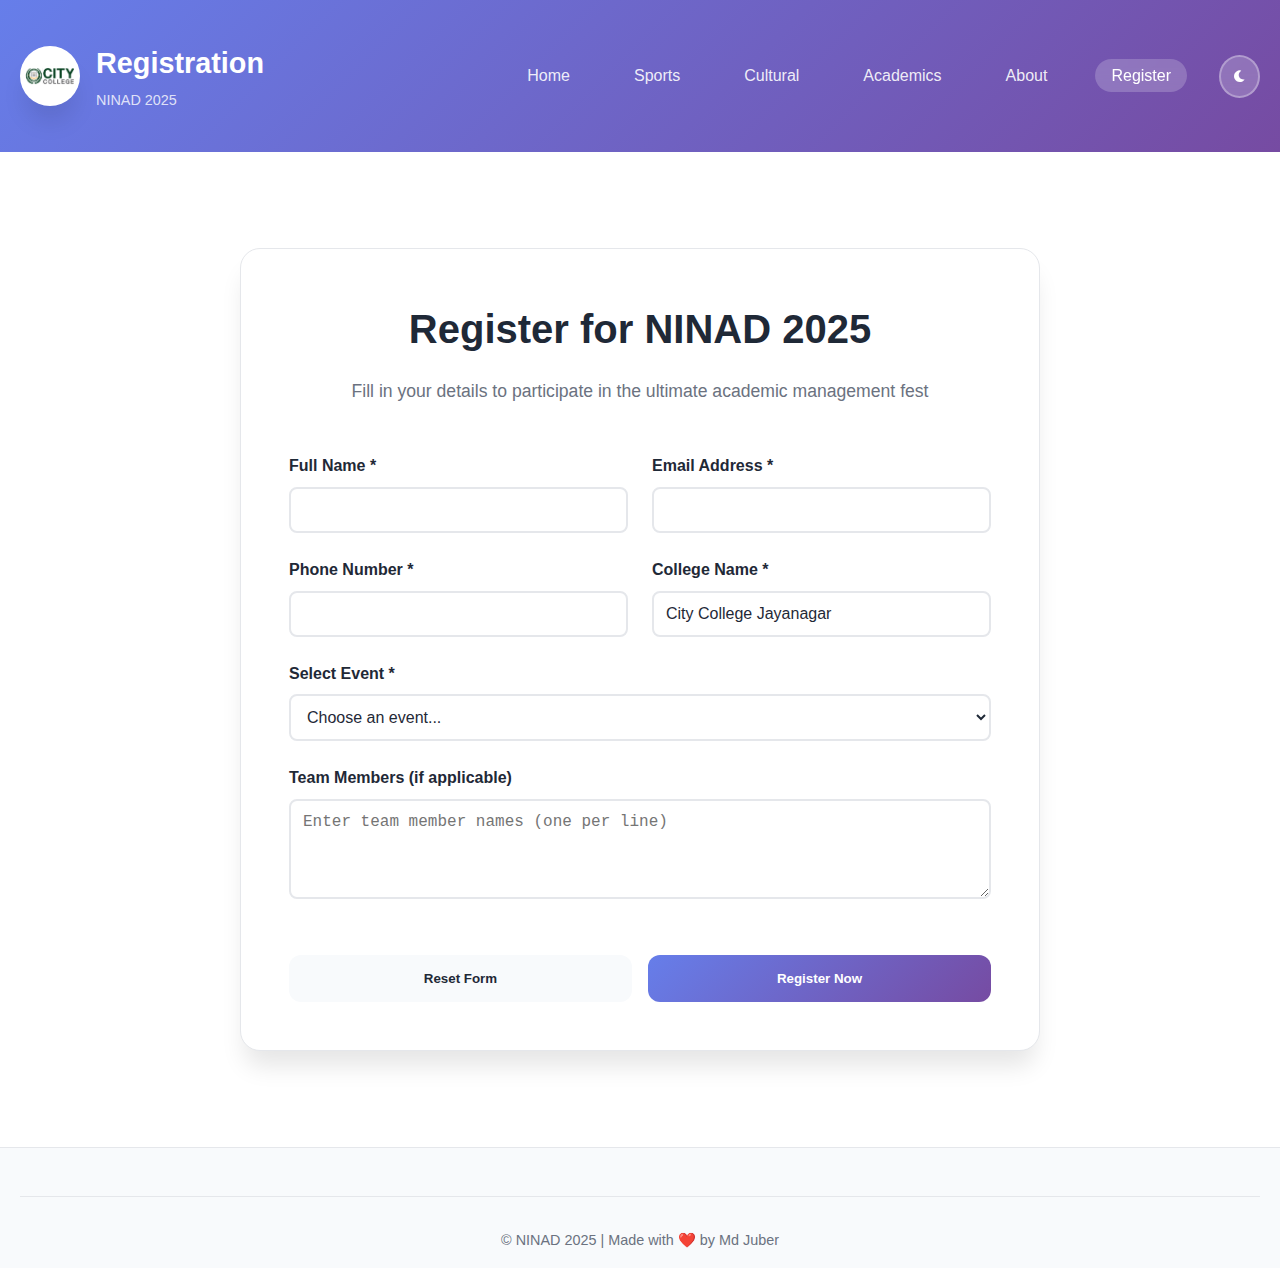
<file: NINAAD-CITY COLLEGE/register.html>
<!DOCTYPE html>
<html lang="en">
<head>
    <meta charset="UTF-8">
    <meta name="viewport" content="width=device-width, initial-scale=1.0">
    <title>Registration - NINAD 2025</title>
    <link href="https://cdnjs.cloudflare.com/ajax/libs/font-awesome/6.0.0/css/all.min.css" rel="stylesheet">
    <link rel="stylesheet" href="style.css">
</head>
<body>
    <!-- Header -->
    <header class="header-simple">
        <div class="container">
            <nav class="navbar">
                <div class="nav-brand">
                    <img src="images/loggoo.png" alt="City College Logo" class="logo">
                    <div class="brand-text">
                        <h1>Registration</h1>
                        <p>NINAD 2025</p>
                    </div>
                </div>
                <ul class="nav-menu">
                    <li><a href="index.html" class="nav-link">Home</a></li>
                    <li><a href="sports.html" class="nav-link">Sports</a></li>
                    <li><a href="cultural.html" class="nav-link">Cultural</a></li>
                    <li><a href="academics.html" class="nav-link">Academics</a></li>
                    <li><a href="about.html" class="nav-link">About</a></li>
                    <li><a href="register.html" class="nav-link active">Register</a></li>
                    <li><button class="theme-toggle" onclick="toggleTheme()" aria-label="Toggle dark mode">
                        <i class="fas fa-moon" id="theme-icon"></i>
                    </button></li>
                </ul>
                <div class="hamburger" onclick="toggleMobileMenu()">
                    <span></span>
                    <span></span>
                    <span></span>
                </div>
            </nav>
        </div>
    </header>

    <!-- Registration Form -->
    <section class="registration-section">
        <div class="container">
            <div class="registration-container">
                <div class="registration-header">
                    <h2>Register for NINAD 2025</h2>
                    <p>Fill in your details to participate in the ultimate academic management fest</p>
                </div>

                <form class="registration-form" id="registrationForm">
                    <div class="form-row">
                        <div class="form-group">
                            <label for="fullName">Full Name *</label>
                            <input type="text" id="fullName" name="fullName" required aria-label="Full Name">
                        </div>
                        <div class="form-group">
                            <label for="email">Email Address *</label>
                            <input type="email" id="email" name="email" required aria-label="Email Address">
                        </div>
                    </div>

                    <div class="form-row">
                        <div class="form-group">
                            <label for="phone">Phone Number *</label>
                            <input type="tel" id="phone" name="phone" required aria-label="Phone Number">
                        </div>
                        <div class="form-group">
                            <label for="collegeName">College Name *</label>
                            <input type="text" id="collegeName" name="collegeName" value="City College Jayanagar" required aria-label="College Name">
                        </div>
                    </div>

                    <div class="form-group">
                        <label for="eventName">Select Event *</label>
                        <select id="eventName" name="eventName" required aria-label="Select Event">
                            <option value="">Choose an event...</option>
                            <!-- Sports Events -->
                            <optgroup label="Sports Events">
                                <option value="Chess">Chess (₹99)</option>
                                <option value="Volleyball">Volleyball (₹499)</option>
                                <option value="Throwball">Throwball (₹499)</option>
                                <option value="Carrom">Carrom (₹199)</option>
                                <option value="Yoga">Yoga (₹99)</option>
                            </optgroup>
                            <!-- Cultural Events -->
                            <optgroup label="Cultural Events">
                                <option value="Solo Dance">Solo Dance (₹99)</option>
                                <option value="Group Dance">Group Dance (₹499)</option>
                                <option value="Group Singing">Group Singing (₹499)</option>
                                <option value="Solo Singing">Solo Singing (₹99)</option>
                                <option value="Poem Recitation">Poem Recitation (₹99)</option>
                                <option value="Ramp Walk">Ramp Walk (₹499)</option>
                                <option value="Rapping Competition">Rapping Competition (₹99)</option>
                                <option value="Reels Making Competition">Reels Making Competition (₹99)</option>
                                <option value="Face Painting">Face Painting (₹99)</option>
                            </optgroup>
                            <!-- Academic Events -->
                            <optgroup label="Academic Events">
                                <option value="Logo & Tagline Creation">Logo & Tagline Creation (₹99/₹499)</option>
                                <option value="Business Quiz">Business Quiz (₹99/₹499)</option>
                                <option value="Best Manager">Best Manager (₹200)</option>
                                <option value="New Startup Ideas (Startup Spark 2025)">New Startup Ideas (₹99/₹499)</option>
                                <option value="Appathon (Web Dev)">Appathon (Web Dev) (₹99/₹499)</option>
                                <option value="Latent Bug (Debugging)">Latent Bug (Debugging) (₹99/₹499)</option>
                                <option value="Digital Treasure Hunt">Digital Treasure Hunt (₹200)</option>
                                <option value="Crazy Minute Challenges">Crazy Minute Challenges (₹200)</option>
                                <option value="Code Crafting">Code Crafting (₹99)</option>
                                <option value="Technical Quiz">Technical Quiz (₹499)</option>
                                <option value="Public Speaking - AI: The Future of Classrooms">Public Speaking (₹99)</option>
                                <option value="Literary Quest (Treasure Hunt)">Literary Quest (₹199)</option>
                                <option value="Debate - AI in Education: Boon or Bane">Debate - AI in Education (₹99)</option>
                                <option value="Kannada Quiz">Kannada Quiz (₹99)</option>
                                <option value="Hindi Antakshari">Hindi Antakshari (₹199)</option>
                                <option value="General Knowledge Quiz">General Knowledge Quiz (₹99)</option>
                                <option value="Hindi Debate Competition">Hindi Debate Competition (₹499)</option>
                                <option value="Debate and Panel Discussion">Debate and Panel Discussion (₹99)</option>
                            </optgroup>
                        </select>
                    </div>

                    <div class="form-group">
                        <label for="teamMembers">Team Members (if applicable)</label>
                        <textarea id="teamMembers" name="teamMembers" placeholder="Enter team member names (one per line)" rows="4" aria-label="Team Members"></textarea>
                    </div>

                    <!-- Payment Section -->
                    <div class="registration-fee" id="registrationFee" style="display: none;">
                        <h3>Registration Fee: <span id="feeAmount">₹0</span></h3>
                        <div class="payment-section">
                            <h4>Payment Instructions</h4>
                            <div class="payment-methods">
                                <div class="qr-code-section">
                                    <h5>Scan QR Code to Pay</h5>
                                    <div class="qr-code">
                                        <img src="images/qr-placeholder.jpeg" alt="Payment QR Code" id="paymentQR">
                                    </div>
                                    <p><strong>UPI ID:</strong> 0798039A0025610.bqr@kotak</p>
                                    <p><strong>Amount:</strong> <span id="paymentAmount">₹0</span></p>
                                </div>
                                <div class="payment-instructions">
                                    <h5>Payment Steps</h5>
                                    <ol>
                                        <li>Scan the QR code or use UPI ID: <strong>0798039A0025610.bqr@kotak</strong></li>
                                        <li>Enter the exact amount shown above</li>
                                        <li>Complete the payment</li>
                                        <li>Take a screenshot of the payment confirmation</li>
                                        <li>Upload the screenshot below</li>
                                    </ol>
                                </div>
                            </div>
                            
                            <div class="form-group">
                                <label for="paymentScreenshot">Payment Screenshot *</label>
                                <input type="file" id="paymentScreenshot" name="paymentScreenshot" accept="image/*" required aria-label="Payment Screenshot">
                                <small>Upload a clear screenshot of your payment confirmation</small>
                            </div>
                        </div>
                    </div>

                    <div class="form-actions">
                        <button type="button" class="btn-secondary" onclick="resetForm()">Reset Form</button>
                        <button type="submit" class="btn-primary" id="submitBtn">
                            <span id="submitText">Register Now</span>
                            <span class="loading" id="submitLoading" style="display: none;"></span>
                        </button>
                    </div>
                </form>
            </div>
        </div>
    </section>

    <!-- Success Modal -->
    <div class="modal" id="successModal" role="dialog" aria-labelledby="successTitle" aria-describedby="successMessage">
        <div class="modal-content success-modal">
            <div class="success-icon">
                <i class="fas fa-check-circle"></i>
            </div>
            <h3 id="successTitle">Registration Successful!</h3>
            <p id="successMessage">You have successfully registered for the event.</p>
            <p><strong>Reference ID:</strong> <span id="referenceId"></span></p>
            
            <!-- Payment Screenshot Preview -->
            <div id="screenshotPreview" style="display: none;">
                <h4>Payment Screenshot:</h4>
                <img id="previewImage" alt="Payment Screenshot" style="max-width: 300px; max-height: 200px; border-radius: 8px; margin: 10px 0;">
            </div>
            
            <div class="modal-actions">
                <button class="btn-primary" onclick="closeSuccessModal()">Continue</button>
                <a href="index.html" class="btn-secondary">Back to Home</a>
            </div>
        </div>
    </div>

    <!-- Footer -->
    <footer class="footer">
        <div class="container">
            <div class="footer-bottom">
                <p>&copy; NINAD 2025 | Made with ❤️ by Md Juber</p>
            </div>
        </div>
    </footer>

    <script src="script.js"></script>
    <script>
        // Event fees mapping
        const eventFees = {
            'Chess': 99,
            'Volleyball': 499,
            'Throwball': 499,
            'Carrom': 199,
            'Yoga': 99,
            'Solo Dance': 99,
            'Group Dance': 499,
            'Group Singing': 499,
            'Solo Singing': 99,
            'Poem Recitation': 99,
            'Ramp Walk': 499,
            'Rapping Competition': 99,
            'Reels Making Competition': 99,
            'Face Painting': 99,
            'Logo & Tagline Creation': {individual: 99, team: 499},
            'Business Quiz': {individual: 99, team: 499},
            'Best Manager': 200,
            'New Startup Ideas (Startup Spark 2025)': {individual: 99, team: 499},
            'Appathon (Web Dev)': {individual: 99, team: 499},
            'Latent Bug (Debugging)': {individual: 99, team: 499},
            'Digital Treasure Hunt': 200,
            'Crazy Minute Challenges': 200,
            'Code Crafting': 99,
            'Technical Quiz': 499,
            'Public Speaking - AI: The Future of Classrooms': 99,
            'Literary Quest (Treasure Hunt)': 199,
            'Debate - AI in Education: Boon or Bane': 99,
            'Kannada Quiz': 99,
            'Hindi Antakshari': 199,
            'General Knowledge Quiz': 99,
            'Hindi Debate Competition': 149,
            'Debate and Panel Discussion': 99
        };

        // IMPORTANT: Replace this URL with your deployed Google Apps Script Web App URL
        // TODO: Update this endpoint after deploying Google Apps Script
        const FORM_ENDPOINT = 'https://script.google.com/macros/s/AKfycbxmvgzT6F-t-Drs__ijNURn92Hdau_SxIQs_G9sRTg4uXYFOHGkeD9Owf8f5ZN4Ui2W5g/exec';

        document.addEventListener('DOMContentLoaded', function() {
            loadTheme();
            setupFormHandlers();
            
            // Pre-fill event if coming from event details page
            const urlParams = new URLSearchParams(window.location.search);
            const preSelectedEvent = urlParams.get('event');
            if (preSelectedEvent) {
                document.getElementById('eventName').value = preSelectedEvent;
                updateRegistrationFee();
            }
        });

        function setupFormHandlers() {
            const eventSelect = document.getElementById('eventName');
            const teamMembers = document.getElementById('teamMembers');
            const form = document.getElementById('registrationForm');
            
            eventSelect.addEventListener('change', updateRegistrationFee);
            teamMembers.addEventListener('input', updateRegistrationFee);
            form.addEventListener('submit', handleRegistration);
        }

        function updateRegistrationFee() {
            const selectedEvent = document.getElementById('eventName').value;
            const teamMembersValue = document.getElementById('teamMembers').value.trim();
            const isTeam = teamMembersValue !== '';
            const feeSection = document.getElementById('registrationFee');
            const feeAmount = document.getElementById('feeAmount');
            const paymentAmount = document.getElementById('paymentAmount');
            const screenshotField = document.getElementById('paymentScreenshot');
            
            if (selectedEvent && eventFees[selectedEvent] !== undefined) {
                let feeConfig = eventFees[selectedEvent];
                let fee;
                if (typeof feeConfig === 'object') {
                    fee = isTeam ? feeConfig.team : feeConfig.individual;
                } else {
                    fee = feeConfig;
                }
                
                if (fee > 0) {
                    feeAmount.textContent = `₹${fee}`;
                    paymentAmount.textContent = `₹${fee}`;
                    feeSection.style.display = 'block';
                    screenshotField.required = true;
                } else {
                    feeAmount.textContent = 'Free';
                    feeSection.style.display = 'none';
                    screenshotField.required = false;
                }
            } else {
                feeSection.style.display = 'none';
                screenshotField.required = false;
            }
        }

        async function handleRegistration(event) {
            event.preventDefault();
            
            const submitBtn = document.getElementById('submitBtn');
            const submitText = document.getElementById('submitText');
            const submitLoading = document.getElementById('submitLoading');
            
            // Show loading state
            submitText.style.display = 'none';
            submitLoading.style.display = 'inline-block';
            submitBtn.disabled = true;
            
            // Get form data
            const formData = new FormData(event.target);
            const screenshotFile = formData.get('paymentScreenshot');
            const registrationData = {
                timestamp: new Date().toISOString(),
                referenceId: generateReferenceId(),
                fullName: formData.get('fullName'),
                email: formData.get('email'),
                phone: formData.get('phone'),
                collegeName: formData.get('collegeName'),
                eventName: formData.get('eventName'),
                teamMembers: formData.get('teamMembers') || '',
                paymentScreenshotFilename: screenshotFile ? screenshotFile.name : ''
            };
            
            try {
                // Handle file base64 if present
                if (screenshotFile) {
                    const reader = new FileReader();
                    reader.readAsDataURL(screenshotFile);
                    await new Promise((resolve, reject) => {
                        reader.onload = () => {
                            const base64 = reader.result.split(',')[1]; // Remove data URL prefix
                            registrationData.paymentScreenshotBase64 = base64;
                            registrationData.paymentScreenshotMime = screenshotFile.type;
                            resolve();
                        };
                        reader.onerror = reject;
                    });
                }
                
                // Send to Google Sheets
                await saveToGoogleSheets(registrationData);
                
                // Save to localStorage as backup
                let registrations = JSON.parse(localStorage.getItem('NINADRegistrations') || '[]');
                registrations.push(registrationData);
                localStorage.setItem('NINADRegistrations', JSON.stringify(registrations));
                
                // Show success message with screenshot preview
                showSuccessModal(registrationData, screenshotFile);
                
            } catch (error) {
                console.error('Registration error:', error);
                
                // Fallback: save to localStorage and show message
                let registrations = JSON.parse(localStorage.getItem('NINADRegistrations') || '[]');
                registrations.push(registrationData);
                localStorage.setItem('NINADRegistrations', JSON.stringify(registrations));
                
                alert('Registration saved locally due to server error. Please contact organizers to confirm payment and complete registration.');
                showSuccessModal(registrationData, screenshotFile);
            } finally {
                // Reset loading state
                submitText.style.display = 'inline-block';
                submitLoading.style.display = 'none';
                submitBtn.disabled = false;
            }
        }

        async function saveToGoogleSheets(data) {
            const response = await fetch(FORM_ENDPOINT, {
                method: 'POST',
                headers: {
                    'Content-Type': 'text/plain;charset=utf-8',
                },
                body: JSON.stringify(data)
            });
            
            if (!response.ok) {
                const errorText = await response.text();
                throw new Error(`Server error: ${errorText}`);
            }
        }

        function generateReferenceId() {
            return 'NINAD' + Date.now().toString().slice(-6) + Math.random().toString(36).substr(2, 3).toUpperCase();
        }

        function showSuccessModal(data, screenshotFile) {
            const modal = document.getElementById('successModal');
            const message = document.getElementById('successMessage');
            const referenceId = document.getElementById('referenceId');
            const screenshotPreview = document.getElementById('screenshotPreview');
            const previewImage = document.getElementById('previewImage');
            
            message.textContent = `You have successfully registered for ${data.eventName}!`;
            referenceId.textContent = data.referenceId;
            
            // Show screenshot preview if available
            if (screenshotFile) {
                const reader = new FileReader();
                reader.onload = function(e) {
                    previewImage.src = e.target.result;
                    screenshotPreview.style.display = 'block';
                };
                reader.readAsDataURL(screenshotFile);
            } else {
                screenshotPreview.style.display = 'none';
            }
            
            modal.style.display = 'flex';
            document.body.style.overflow = 'hidden';
        }

        function closeSuccessModal() {
            const modal = document.getElementById('successModal');
            modal.style.display = 'none';
            document.body.style.overflow = 'auto';
            resetForm();
        }

        function resetForm() {
            document.getElementById('registrationForm').reset();
            document.getElementById('registrationFee').style.display = 'none';
            document.getElementById('screenshotPreview').style.display = 'none';
        }
    </script>
</body>
</html>
</file>
<file: style.css>
/* Reset and Base Styles */
* {
    margin: 0;
    padding: 0;
    box-sizing: border-box;
}

:root {
    /* Light Theme Colors */
    --primary-color: #2563eb;
    --secondary-color: #1e40af;
    --accent-color: #3b82f6;
    --success-color: #10b981;
    --warning-color: #f59e0b;
    --error-color: #ef4444;
    --text-primary: #1f2937;
    --text-secondary: #6b7280;
    --text-light: #9ca3af;
    --bg-primary: #ffffff;
    --bg-secondary: #f8fafc;
    --bg-tertiary: #f1f5f9;
    --bg-card: #ffffff;
    --border-color: #e5e7eb;
    --shadow: 0 4px 6px -1px rgba(0, 0, 0, 0.1);
    --shadow-lg: 0 20px 25px -5px rgba(0, 0, 0, 0.1);
    --shadow-xl: 0 25px 50px -12px rgba(0, 0, 0, 0.25);
    --gradient-primary: linear-gradient(135deg, #667eea 0%, #764ba2 100%);
    --gradient-secondary: linear-gradient(135deg, #f093fb 0%, #f5576c 100%);
    --gradient-accent: linear-gradient(135deg, #4facfe 0%, #00f2fe 100%);
}

[data-theme="dark"] {
    --text-primary: #f9fafb;
    --text-secondary: #d1d5db;
    --text-light: #9ca3af;
    --bg-primary: #111827;
    --bg-secondary: #1f2937;
    --bg-tertiary: #374151;
    --bg-card: #374151;
    --border-color: #4b5563;
    --shadow: 0 4px 6px -1px rgba(0, 0, 0, 0.3);
    --shadow-lg: 0 20px 25px -5px rgba(0, 0, 0, 0.3);
    --shadow-xl: 0 25px 50px -12px rgba(0, 0, 0, 0.5);
}

body {
    font-family: 'Inter', -apple-system, BlinkMacSystemFont, 'Segoe UI', Roboto, sans-serif;
    background: var(--bg-primary);
    color: var(--text-primary);
    line-height: 1.6;
    transition: all 0.3s ease;
}

.container {
    max-width: 1400px;
    margin: 0 auto;
    padding: 0 20px;
}

/* Header Styles */
.header {
    min-height: 100vh;
    background: var(--gradient-primary);
    position: relative;
    overflow: hidden;
}

.header::before {
    content: '';
    position: absolute;
    top: 0;
    left: 0;
    right: 0;
    bottom: 0;
    background: url('images/backgroun.jpg') center/cover no-repeat;
    opacity: 1;
    z-index: 1;
}

.header-overlay {
    position: absolute;
    top: 0;
    left: 0;
    right: 0;
    bottom: 0;
    background: linear-gradient(135deg, rgba(102, 126, 234, 0.9) 0%, rgba(118, 75, 162, 0.9) 100%);
    z-index: 2;
}

.header-simple {
    background: var(--gradient-primary);
    padding: 1rem 0;
    position: relative;
}

.navbar {
    display: flex;
    align-items: center;
    justify-content: space-between;
    padding: 1.5rem 0;
    position: relative;
    z-index: 3;
}

.nav-brand {
    display: flex;
    align-items: center;
    gap: 1rem;
}

.logo {
    width: 60px;
    height: 60px;
    border-radius: 50%;
    object-fit: contain;
    background: white;
    padding: 5px;
    box-shadow: var(--shadow-lg);
    transition: transform 0.3s ease;
}

.logo:hover {
    transform: scale(1.05);
}

.brand-text h1 {
    font-size: 1.8rem;
    font-weight: 800;
    color: white;
    margin-bottom: 0.2rem;
}

.brand-text p {
    font-size: 0.9rem;
    color: rgba(255, 255, 255, 0.8);
}

.nav-menu {
    display: flex;
    align-items: center;
    gap: 2rem;
    list-style: none;
}

.nav-link {
    color: rgba(255, 255, 255, 0.9);
    text-decoration: none;
    font-weight: 500;
    padding: 0.5rem 1rem;
    border-radius: 25px;
    transition: all 0.3s ease;
    position: relative;
}

.nav-link:hover,
.nav-link.active {
    color: white;
    background: rgba(255, 255, 255, 0.2);
    backdrop-filter: blur(10px);
}

.theme-toggle {
    background: rgba(255, 255, 255, 0.2);
    border: 2px solid rgba(255, 255, 255, 0.3);
    color: white;
    padding: 0.75rem;
    border-radius: 50%;
    cursor: pointer;
    transition: all 0.3s ease;
    backdrop-filter: blur(10px);
}

.theme-toggle:hover {
    background: rgba(255, 255, 255, 0.3);
    transform: rotate(180deg);
}

.hamburger {
    display: none;
    flex-direction: column;
    cursor: pointer;
    gap: 4px;
}

.hamburger span {
    width: 25px;
    height: 3px;
    background: white;
    border-radius: 2px;
    transition: all 0.3s ease;
}

/* Hero Section */
.hero-content {
    text-align: center;
    padding: 6rem 0 4rem;
    position: relative;
    z-index: 3;
}

.hero-logo {
    margin-bottom: 2rem;
}

.hero-logo-img {
    width: 120px;
    height: 120px;
    border-radius: 50%;
    object-fit: contain;
    background: white;
    padding: 10px;
    box-shadow: var(--shadow-xl);
    animation: float 3s ease-in-out infinite;
}

@keyframes float {
    0%, 100% { transform: translateY(0px); }
    50% { transform: translateY(-10px); }
}

.hero-content h2 {
    font-size: 3.5rem;
    font-weight: 900;
    color: white;
    margin-bottom: 1rem;
    text-shadow: 2px 2px 4px rgba(0, 0, 0, 0.3);
}

.hero-tagline {
    font-size: 1.5rem;
    color: rgba(255, 255, 255, 0.95);
    margin-bottom: 0.5rem;
    font-weight: 600;
}

.hero-description {
    font-size: 1.1rem;
    color: rgba(255, 255, 255, 0.8);
    margin-bottom: 2rem;
    max-width: 600px;
    margin-left: auto;
    margin-right: auto;
}

.cta-button {
    display: inline-block;
    background: white;
    color: var(--primary-color);
    padding: 1rem 2.5rem;
    border-radius: 50px;
    text-decoration: none;
    font-weight: 700;
    font-size: 1.1rem;
    box-shadow: var(--shadow-lg);
    transition: all 0.3s ease;
}

.cta-button:hover {
    transform: translateY(-3px);
    box-shadow: var(--shadow-xl);
}

/* Categories Section */
.categories-section {
    padding: 5rem 0;
    background: var(--bg-primary);
}

.section-title {
    text-align: center;
    font-size: 2.5rem;
    font-weight: 700;
    margin-bottom: 3rem;
    color: var(--text-primary);
    position: relative;
}

.section-title::after {
    content: '';
    position: absolute;
    bottom: -10px;
    left: 50%;
    transform: translateX(-50%);
    width: 80px;
    height: 4px;
    background: var(--gradient-primary);
    border-radius: 2px;
}

.categories-grid {
    display: grid;
    grid-template-columns: repeat(auto-fit, minmax(300px, 1fr));
    gap: 2rem;
}

.category-card {
    background: var(--bg-card);
    border-radius: 20px;
    padding: 2.5rem;
    box-shadow: var(--shadow);
    border: 1px solid var(--border-color);
    transition: all 0.3s ease;
    cursor: pointer;
    position: relative;
    overflow: hidden;
}

.category-card::before {
    content: '';
    position: absolute;
    top: 0;
    left: 0;
    right: 0;
    height: 4px;
    background: var(--gradient-primary);
    transform: scaleX(0);
    transition: transform 0.3s ease;
}

.category-card:hover {
    transform: translateY(-8px);
    box-shadow: var(--shadow-xl);
}

.category-card:hover::before {
    transform: scaleX(1);
}

.category-icon {
    width: 70px;
    height: 70px;
    background: var(--gradient-primary);
    border-radius: 20px;
    display: flex;
    align-items: center;
    justify-content: center;
    color: white;
    font-size: 2rem;
    margin-bottom: 1.5rem;
}

.category-card h3 {
    font-size: 1.5rem;
    font-weight: 700;
    color: var(--text-primary);
    margin-bottom: 1rem;
}

.category-card p {
    color: var(--text-secondary);
    margin-bottom: 1.5rem;
    line-height: 1.6;
}

.category-stats {
    display: flex;
    gap: 1rem;
    flex-wrap: wrap;
}

.category-stats span {
    background: var(--bg-tertiary);
    color: var(--text-secondary);
    padding: 0.5rem 1rem;
    border-radius: 20px;
    font-size: 0.9rem;
    display: flex;
    align-items: center;
    gap: 0.5rem;
}

/* Highlights Section */
.highlights-section {
    padding: 5rem 0;
    background: var(--bg-secondary);
}

.highlights-grid {
    display: grid;
    grid-template-columns: repeat(auto-fit, minmax(250px, 1fr));
    gap: 2rem;
}

.highlight-card {
    background: var(--bg-card);
    border-radius: 15px;
    padding: 2rem;
    text-align: center;
    box-shadow: var(--shadow);
    border: 1px solid var(--border-color);
    transition: all 0.3s ease;
}

.highlight-card:hover {
    transform: translateY(-5px);
    box-shadow: var(--shadow-lg);
}

.highlight-icon {
    width: 60px;
    height: 60px;
    background: var(--gradient-accent);
    border-radius: 15px;
    display: flex;
    align-items: center;
    justify-content: center;
    color: white;
    font-size: 1.5rem;
    margin: 0 auto 1rem;
}

.highlight-card h3 {
    font-size: 1.3rem;
    font-weight: 600;
    color: var(--text-primary);
    margin-bottom: 0.5rem;
}

.highlight-card p {
    color: var(--text-secondary);
    font-size: 0.95rem;
}

/* Upcoming Events Section */
.upcoming-section {
    padding: 5rem 0;
    background: var(--bg-primary);
}

.upcoming-grid {
    display: grid;
    grid-template-columns: repeat(auto-fit, minmax(300px, 1fr));
    gap: 2rem;
}

.upcoming-card {
    background: var(--bg-card);
    border-radius: 15px;
    padding: 2rem;
    box-shadow: var(--shadow);
    border: 1px solid var(--border-color);
    display: flex;
    align-items: center;
    gap: 1.5rem;
    transition: all 0.3s ease;
}

.upcoming-card:hover {
    transform: translateY(-3px);
    box-shadow: var(--shadow-lg);
}

.upcoming-date {
    text-align: center;
    background: var(--gradient-primary);
    color: white;
    padding: 1rem;
    border-radius: 12px;
    min-width: 70px;
}

.upcoming-date .date {
    display: block;
    font-size: 1.5rem;
    font-weight: 700;
}

.upcoming-date .month {
    display: block;
    font-size: 0.9rem;
    opacity: 0.9;
}

.upcoming-info h4 {
    font-size: 1.2rem;
    font-weight: 600;
    color: var(--text-primary);
    margin-bottom: 0.5rem;
}

.upcoming-info p {
    color: var(--text-secondary);
    font-size: 0.9rem;
    margin-bottom: 0.25rem;
    display: flex;
    align-items: center;
    gap: 0.5rem;
}

/* Search Section */
.search-section {
    background: var(--bg-secondary);
    padding: 3rem 0;
    border-bottom: 1px solid var(--border-color);
}

.search-container {
    max-width: 800px;
    margin: 0 auto;
}

.search-box {
    position: relative;
    margin-bottom: 2rem;
}

.search-input {
    width: 100%;
    padding: 1rem 1rem 1rem 3rem;
    border: 2px solid var(--border-color);
    border-radius: 50px;
    font-size: 1.1rem;
    background: var(--bg-card);
    color: var(--text-primary);
    transition: all 0.3s ease;
    box-shadow: var(--shadow);
}

.search-input:focus {
    outline: none;
    border-color: var(--primary-color);
    box-shadow: 0 0 0 3px rgba(37, 99, 235, 0.1);
}

.search-icon {
    position: absolute;
    left: 1rem;
    top: 50%;
    transform: translateY(-50%);
    color: var(--text-secondary);
    font-size: 1.2rem;
}

.filter-buttons {
    display: flex;
    justify-content: center;
    gap: 1rem;
    flex-wrap: wrap;
}

.filter-btn {
    padding: 0.75rem 1.5rem;
    border: 2px solid var(--border-color);
    background: var(--bg-card);
    color: var(--text-primary);
    border-radius: 25px;
    cursor: pointer;
    transition: all 0.3s ease;
    font-weight: 500;
}

.filter-btn:hover,
.filter-btn.active {
    background: var(--primary-color);
    color: white;
    border-color: var(--primary-color);
    transform: translateY(-2px);
}

/* Events Section */
.events-section {
    padding: 4rem 0;
    background: var(--bg-primary);
}

.events-grid {
    display: grid;
    grid-template-columns: repeat(auto-fill, minmax(350px, 1fr));
    gap: 2rem;
    margin-bottom: 3rem;
}

.event-card {
    background: var(--bg-card);
    border-radius: 20px;
    padding: 2rem;
    box-shadow: var(--shadow);
    border: 1px solid var(--border-color);
    transition: all 0.3s ease;
    position: relative;
    overflow: hidden;
}

.event-card::before {
    content: '';
    position: absolute;
    top: 0;
    left: 0;
    right: 0;
    height: 4px;
    background: var(--gradient-primary);
    transform: scaleX(0);
    transition: transform 0.3s ease;
}

.event-card:hover {
    transform: translateY(-8px);
    box-shadow: var(--shadow-xl);
}

.event-card:hover::before {
    transform: scaleX(1);
}

.event-header {
    display: flex;
    align-items: center;
    gap: 1rem;
    margin-bottom: 1rem;
}

.event-icon {
    width: 50px;
    height: 50px;
    background: var(--gradient-primary);
    border-radius: 12px;
    display: flex;
    align-items: center;
    justify-content: center;
    color: white;
    font-size: 1.5rem;
}

.event-title {
    font-size: 1.5rem;
    font-weight: 700;
    color: var(--text-primary);
}

.event-category {
    font-size: 0.8rem;
    color: var(--text-secondary);
    background: var(--bg-tertiary);
    padding: 0.25rem 0.75rem;
    border-radius: 12px;
    margin-left: auto;
}

.event-description {
    color: var(--text-secondary);
    margin-bottom: 1.5rem;
    line-height: 1.6;
}

.event-fee {
    display: inline-block;
    background: var(--gradient-accent);
    color: white;
    padding: 0.5rem 1rem;
    border-radius: 25px;
    font-weight: 600;
    margin-bottom: 1rem;
    font-size: 0.9rem;
}

.event-fee.paid {
    background: var(--gradient-secondary);
}

.event-prize {
    display: flex;
    align-items: center;
    gap: 0.5rem;
    color: var(--success-color);
    font-weight: 600;
    margin-bottom: 1.5rem;
    font-size: 0.9rem;
}

.event-actions {
    display: flex;
    gap: 1rem;
}

.btn {
    flex: 1;
    padding: 0.75rem 1.5rem;
    border: none;
    border-radius: 12px;
    font-weight: 600;
    cursor: pointer;
    transition: all 0.3s ease;
    text-decoration: none;
    text-align: center;
    font-size: 0.95rem;
    display: flex;
    align-items: center;
    justify-content: center;
    gap: 0.5rem;
}

.btn-primary {
    background: var(--gradient-primary);
    color: white;
}

.btn-primary:hover {
    transform: translateY(-2px);
    box-shadow: 0 8px 25px rgba(37, 99, 235, 0.3);
}

.btn-secondary {
    background: var(--bg-secondary);
    color: var(--text-primary);
    border: 2px solid var(--border-color);
}

.btn-secondary:hover {
    background: var(--primary-color);
    color: white;
    border-color: var(--primary-color);
}

/* No Results */
.no-results {
    text-align: center;
    padding: 4rem;
    color: var(--text-secondary);
}

.no-results i {
    font-size: 4rem;
    margin-bottom: 1rem;
    opacity: 0.5;
}

/* About Page Styles */
.about-section {
    padding: 4rem 0;
    background: var(--bg-primary);
}

.about-content {
    max-width: 1200px;
    margin: 0 auto;
}

.about-header {
    text-align: center;
    margin-bottom: 4rem;
}

.about-header h2 {
    font-size: 2.5rem;
    font-weight: 700;
    color: var(--text-primary);
    margin-bottom: 1rem;
}

.about-tagline {
    font-size: 1.3rem;
    color: var(--text-secondary);
    font-weight: 500;
}

.about-grid {
    display: grid;
    grid-template-columns: repeat(auto-fit, minmax(300px, 1fr));
    gap: 2rem;
    margin-bottom: 4rem;
}

.about-card {
    background: var(--bg-card);
    border-radius: 15px;
    padding: 2rem;
    box-shadow: var(--shadow);
    border: 1px solid var(--border-color);
    transition: all 0.3s ease;
}

.about-card:hover {
    transform: translateY(-5px);
    box-shadow: var(--shadow-lg);
}

.about-icon {
    width: 60px;
    height: 60px;
    background: var(--gradient-primary);
    border-radius: 15px;
    display: flex;
    align-items: center;
    justify-content: center;
    color: white;
    font-size: 1.5rem;
    margin-bottom: 1rem;
}

.about-card h3 {
    font-size: 1.3rem;
    font-weight: 600;
    color: var(--text-primary);
    margin-bottom: 1rem;
}

.about-card p {
    color: var(--text-secondary);
    line-height: 1.6;
}

.venue-section,
.college-section,
.contact-section {
    margin: 4rem 0;
    padding: 2rem 0;
    border-top: 1px solid var(--border-color);
}

.venue-section h3,
.college-section h3,
.contact-section h3 {
    font-size: 1.8rem;
    font-weight: 600;
    color: var(--text-primary);
    margin-bottom: 2rem;
    display: flex;
    align-items: center;
    gap: 0.5rem;
}

.venue-grid,
.contact-grid {
    display: grid;
    grid-template-columns: repeat(auto-fit, minmax(300px, 1fr));
    gap: 2rem;
}

.venue-card,
.contact-card {
    background: var(--bg-secondary);
    padding: 2rem;
    border-radius: 12px;
    border: 1px solid var(--border-color);
}

.venue-card h4,
.contact-card h4 {
    font-size: 1.2rem;
    font-weight: 600;
    color: var(--primary-color);
    margin-bottom: 1rem;
}

.venue-card ul {
    list-style: none;
    padding: 0;
}

.venue-card li {
    color: var(--text-secondary);
    margin-bottom: 0.5rem;
    display: flex;
    align-items: center;
    gap: 0.5rem;
}

.venue-card li i {
    color: var(--success-color);
}

.college-info {
    background: var(--bg-secondary);
    padding: 2rem;
    border-radius: 12px;
    border: 1px solid var(--border-color);
}

.college-info p {
    color: var(--text-secondary);
    line-height: 1.6;
    margin-bottom: 2rem;
}

.programs-grid {
    display: grid;
    grid-template-columns: repeat(auto-fit, minmax(250px, 1fr));
    gap: 2rem;
}

.programs-card {
    background: var(--bg-card);
    padding: 1.5rem;
    border-radius: 10px;
    border: 1px solid var(--border-color);
}

.programs-card h4 {
    font-size: 1.1rem;
    font-weight: 600;
    color: var(--primary-color);
    margin-bottom: 1rem;
}

.programs-card ul {
    list-style: none;
    padding: 0;
}

.programs-card li {
    color: var(--text-secondary);
    margin-bottom: 0.5rem;
    padding-left: 1rem;
    position: relative;
}

.programs-card li::before {
    content: '•';
    color: var(--primary-color);
    position: absolute;
    left: 0;
}

.cta-section {
    text-align: center;
    margin: 4rem 0;
    padding: 3rem;
    background: var(--bg-secondary);
    border-radius: 20px;
    border: 1px solid var(--border-color);
}

.cta-section h3 {
    font-size: 1.8rem;
    font-weight: 600;
    color: var(--text-primary);
    margin-bottom: 1rem;
}

.cta-section p {
    color: var(--text-secondary);
    margin-bottom: 2rem;
    font-size: 1.1rem;
}

/* Event Details Page */
.event-details-section {
    padding: 3rem 0;
    background: var(--bg-primary);
}

.event-details-card {
    max-width: 1000px;
    margin: 0 auto;
    background: var(--bg-card);
    border-radius: 20px;
    padding: 3rem;
    box-shadow: var(--shadow-lg);
    border: 1px solid var(--border-color);
}

.event-header {
    display: flex;
    align-items: center;
    gap: 2rem;
    margin-bottom: 3rem;
    padding-bottom: 2rem;
    border-bottom: 2px solid var(--border-color);
}

.event-title-section h1 {
    font-size: 2.5rem;
    font-weight: 800;
    color: var(--text-primary);
    margin-bottom: 0.5rem;
}

.event-content h3 {
    font-size: 1.5rem;
    font-weight: 600;
    color: var(--primary-color);
    margin-bottom: 1rem;
    display: flex;
    align-items: center;
    gap: 0.5rem;
}

.event-details-grid {
    display: grid;
    grid-template-columns: repeat(auto-fit, minmax(250px, 1fr));
    gap: 1.5rem;
    margin: 2rem 0;
}

.detail-card {
    background: var(--bg-secondary);
    padding: 1.5rem;
    border-radius: 12px;
    border: 1px solid var(--border-color);
}

.detail-card h4 {
    font-size: 1rem;
    font-weight: 600;
    color: var(--primary-color);
    margin-bottom: 0.5rem;
    display: flex;
    align-items: center;
    gap: 0.5rem;
}

.detail-card p {
    color: var(--text-primary);
    font-weight: 500;
}

.rules-section {
    margin: 3rem 0;
}

.rules-section ul {
    list-style: none;
    padding: 0;
}

.rules-section li {
    background: var(--bg-secondary);
    padding: 1rem;
    margin-bottom: 0.5rem;
    border-radius: 8px;
    border-left: 4px solid var(--primary-color);
    color: var(--text-primary);
}

.coordinators-section {
    margin: 3rem 0;
}

.coordinators-grid {
    display: grid;
    grid-template-columns: repeat(auto-fit, minmax(250px, 1fr));
    gap: 1.5rem;
    margin-top: 1.5rem;
}

.coordinator-card {
    background: var(--bg-secondary);
    padding: 1.5rem;
    border-radius: 12px;
    border: 1px solid var(--border-color);
    text-align: center;
}

.coordinator-card h4 {
    font-size: 1.1rem;
    font-weight: 600;
    color: var(--primary-color);
    margin-bottom: 0.5rem;
}

.coordinator-card p {
    color: var(--text-primary);
    font-weight: 500;
}

.registration-section {
    margin: 3rem 0;
    background: var(--bg-primary);
    padding: 1.5rem;
    border-radius: 12px;
    border: 1px solid var(--border-color);
}

.registration-actions {
    display: flex;
    gap: 1rem;
    margin-top: 1.5rem;
}

.register-btn {
    background: var(--gradient-primary);
    color: white;
    padding: 1rem 2rem;
    border-radius: 12px;
    text-decoration: none;
    font-weight: 600;
    display: flex;
    align-items: center;
    gap: 0.5rem;
    transition: all 0.3s ease;
}

.register-btn:hover {
    transform: translateY(-2px);
    box-shadow: var(--shadow-lg);
}

.share-btn {
    background: var(--bg-secondary);
    color: var(--text-primary);
    border: 2px solid var(--border-color);
    padding: 1rem 2rem;
    border-radius: 12px;
    cursor: pointer;
    font-weight: 600;
    display: flex;
    align-items: center;
    gap: 0.5rem;
    transition: all 0.3s ease;
}

.share-btn:hover {
    background: var(--primary-color);
    color: white;
    border-color: var(--primary-color);
}

/* Registration Page */

.registration-container {
    max-width: 800px;
    margin: 0 auto;
    background: var(--bg-card);
    border-radius: 20px;
    padding: 3rem;
    box-shadow: var(--shadow-lg);
    border: 1px solid var(--border-color);
}

.registration-header {
    text-align: center;
    margin-bottom: 3rem;
}

.registration-header h2 {
    font-size: 2.5rem;
    font-weight: 700;
    color: var(--text-primary);
    margin-bottom: 1rem;
}

.registration-header p {
    color: var(--text-secondary);
    font-size: 1.1rem;
}

.registration-form {
    display: flex;
    flex-direction: column;
    gap: 1.5rem;
}

.form-row {
    display: grid;
    grid-template-columns: 1fr 1fr;
    gap: 1.5rem;
}

.form-group {
    display: flex;
    flex-direction: column;
}

.form-group label {
    font-weight: 600;
    color: var(--text-primary);
    margin-bottom: 0.5rem;
}

.form-group input,
.form-group select,
.form-group textarea {
    padding: 0.75rem;
    border: 2px solid var(--border-color);
    border-radius: 8px;
    font-size: 1rem;
    background: var(--bg-primary);
    color: var(--text-primary);
    transition: border-color 0.3s ease;
}

.form-group input:focus,
.form-group select:focus,
.form-group textarea:focus {
    outline: none;
    border-color: var(--primary-color);
}

.form-group small {
    color: var(--text-secondary);
    font-size: 0.9rem;
    margin-top: 0.5rem;
}

.registration-fee {
    background: var(--bg-secondary);
    padding: 2rem;
    border-radius: 12px;
    border: 1px solid var(--border-color);
    margin: 1rem 0;
}

.registration-fee h3 {
    color: var(--text-primary);
    margin-bottom: 1.5rem;
    text-align: center;
}

.payment-section h4,
.payment-section h5 {
    color: var(--primary-color);
    margin-bottom: 1rem;
}

.payment-methods {
    display: grid;
    grid-template-columns: 1fr 1fr;
    gap: 2rem;
    margin-bottom: 1.5rem;
}

.qr-code-section {
    text-align: center;
}

.qr-code {
    background: white;
    padding: 1rem;
    border-radius: 8px;
    display: inline-block;
    margin: 1rem 0;
}

.qr-code img {
    width: 200px;
    height: 200px;
}

.payment-instructions ol {
    color: var(--text-secondary);
    padding-left: 1.5rem;
}

.payment-instructions li {
    margin-bottom: 0.5rem;
    line-height: 1.5;
}

.form-actions {
    display: flex;
    gap: 1rem;
    margin-top: 2rem;
}

.form-actions button,
.form-actions a {
    flex: 1;
    padding: 1rem 2rem;
    border-radius: 12px;
    font-weight: 600;
    text-align: center;
    text-decoration: none;
    cursor: pointer;
    transition: all 0.3s ease;
    display: flex;
    align-items: center;
    justify-content: center;
    gap: 0.5rem;
    border: none;
}

/* Modal Styles */
.modal {
    display: none;
    position: fixed;
    top: 0;
    left: 0;
    width: 100%;
    height: 100%;
    background: rgba(0, 0, 0, 0.8);
    z-index: 1000;
    backdrop-filter: blur(5px);
    align-items: center;
    justify-content: center;
}

.modal-content {
    background: var(--bg-card);
    padding: 2.5rem;
    border-radius: 20px;
    max-width: 500px;
    width: 90%;
    box-shadow: var(--shadow-xl);
    text-align: center;
}

.success-modal .success-icon {
    font-size: 4rem;
    color: var(--success-color);
    margin-bottom: 1rem;
}

.success-modal h3 {
    font-size: 1.8rem;
    color: var(--text-primary);
    margin-bottom: 1rem;
}

.success-modal p {
    color: var(--text-secondary);
    margin-bottom: 1rem;
}

.modal-actions {
    display: flex;
    gap: 1rem;
    margin-top: 2rem;
}

/* Footer */
.footer {
    background: var(--bg-secondary);
    padding: 3rem 0 1rem;
    border-top: 1px solid var(--border-color);
    margin-top: 3rem;
}

.footer-content {
    display: grid;
    grid-template-columns: repeat(auto-fit, minmax(300px, 1fr));
    gap: 2rem;
    margin-bottom: 2rem;
}

.footer-section h3,
.footer-section h4 {
    color: var(--text-primary);
    margin-bottom: 1rem;
}

.footer-logo {
    display: flex;
    align-items: center;
    gap: 1rem;
    margin-bottom: 1rem;
}

.footer-logo img {
    width: 50px;
    height: 50px;
    border-radius: 50%;
}

.contact-item {
    display: flex;
    align-items: flex-start;
    gap: 0.75rem;
    margin-bottom: 0.75rem;
}

.contact-item i {
    color: var(--primary-color);
    margin-top: 0.25rem;
}

.contact-item p {
    color: var(--text-secondary);
    margin: 0;
}

.footer-section ul {
    list-style: none;
    padding: 0;
}

.footer-section li {
    margin-bottom: 0.5rem;
}

.footer-section a {
    color: var(--text-secondary);
    text-decoration: none;
    transition: color 0.3s ease;
}

.footer-section a:hover {
    color: var(--primary-color);
}

.footer-bottom {
    text-align: center;
    padding-top: 2rem;
    border-top: 1px solid var(--border-color);
}

.footer-bottom p {
    color: var(--text-secondary);
    font-size: 0.9rem;
}

/* Loading Animation */
.loading {
    display: inline-block;
    width: 20px;
    height: 20px;
    border: 3px solid rgba(255, 255, 255, 0.3);
    border-radius: 50%;
    border-top-color: white;
    animation: spin 1s ease-in-out infinite;
}

@keyframes spin {
    to { transform: rotate(360deg); }
}

/* Responsive Design */
@media (max-width: 768px) {
    .hamburger {
        display: flex;
    }
    
    .nav-menu {
        display: none;
        position: absolute;
        top: 100%;
        left: 0;
        right: 0;
        background: rgba(37, 99, 235, 0.95);
        backdrop-filter: blur(10px);
        flex-direction: column;
        padding: 1rem;
        border-radius: 0 0 12px 12px;
    }
    
    .nav-menu.active {
        display: flex;
    }
    
    .hero-content h2 {
        font-size: 2.5rem;
    }
    
    .hero-tagline {
        font-size: 1.2rem;
    }
    
    .hero-description {
        font-size: 1rem;
    }
    
    .categories-grid,
    .highlights-grid,
    .upcoming-grid,
    .events-grid {
        grid-template-columns: 1fr;
        gap: 1.5rem;
    }
    
    .event-actions,
    .registration-actions,
    .modal-actions,
    .form-actions {
        flex-direction: column;
    }
    
    .form-row {
        grid-template-columns: 1fr;
    }
    
    .payment-methods {
        grid-template-columns: 1fr;
    }
    
    .footer-content {
        grid-template-columns: 1fr;
    }
    
    .event-header {
        flex-direction: column;
        text-align: center;
        gap: 1rem;
    }
    
    .upcoming-card {
        flex-direction: column;
        text-align: center;
    }
}

@media (max-width: 480px) {
    .container {
        padding: 0 15px;
    }
    
    .hero-content h2 {
        font-size: 2rem;
    }
    
    .section-title {
        font-size: 2rem;
    }
    
    .event-card,
    .event-details-card,
    .registration-container,
    .about-card {
        padding: 1.5rem;
    }
    
    .modal-content {
        padding: 1.5rem;
        margin: 1rem;
    }
    
    .hero-logo-img {
        width: 80px;
        height: 80px;
    }
    
    .category-icon,
    .highlight-icon,
    .about-icon {
        width: 50px;
        height: 50px;
        font-size: 1.3rem;
    }
}
</file>
<file: NINAAD-CITY COLLEGE/style.css>
/* Reset and Base Styles */
* {
    margin: 0;
    padding: 0;
    box-sizing: border-box;
}

:root {
    /* Light Theme Colors */
    --primary-color: #2563eb;
    --secondary-color: #1e40af;
    --accent-color: #3b82f6;
    --success-color: #10b981;
    --warning-color: #f59e0b;
    --error-color: #ef4444;
    --text-primary: #1f2937;
    --text-secondary: #6b7280;
    --text-light: #9ca3af;
    --bg-primary: #ffffff;
    --bg-secondary: #f8fafc;
    --bg-tertiary: #f1f5f9;
    --bg-card: #ffffff;
    --border-color: #e5e7eb;
    --shadow: 0 4px 6px -1px rgba(0, 0, 0, 0.1);
    --shadow-lg: 0 20px 25px -5px rgba(0, 0, 0, 0.1);
    --shadow-xl: 0 25px 50px -12px rgba(0, 0, 0, 0.25);
    --gradient-primary: linear-gradient(135deg, #667eea 0%, #764ba2 100%);
    --gradient-secondary: linear-gradient(135deg, #f093fb 0%, #f5576c 100%);
    --gradient-accent: linear-gradient(135deg, #4facfe 0%, #00f2fe 100%);
}

[data-theme="dark"] {
    --text-primary: #f9fafb;
    --text-secondary: #d1d5db;
    --text-light: #9ca3af;
    --bg-primary: #111827;
    --bg-secondary: #1f2937;
    --bg-tertiary: #374151;
    --bg-card: #374151;
    --border-color: #4b5563;
    --shadow: 0 4px 6px -1px rgba(0, 0, 0, 0.3);
    --shadow-lg: 0 20px 25px -5px rgba(0, 0, 0, 0.3);
    --shadow-xl: 0 25px 50px -12px rgba(0, 0, 0, 0.5);
}

body {
    font-family: 'Inter', -apple-system, BlinkMacSystemFont, 'Segoe UI', Roboto, sans-serif;
    background: var(--bg-primary);
    color: var(--text-primary);
    line-height: 1.6;
    transition: all 0.3s ease;
}

.container {
    max-width: 1400px;
    margin: 0 auto;
    padding: 0 20px;
}

/* Header Styles */
.header {
    min-height: 100vh;
    background: var(--gradient-primary);
    position: relative;
    overflow: hidden;
}

.header::before {
    content: '';
    position: absolute;
    top: 0;
    left: 0;
    right: 0;
    bottom: 0;
    background: url('images/backgroun.jpg') center/cover no-repeat;
    opacity: 1;
    z-index: 1;
}

.header-overlay {
    position: absolute;
    top: 0;
    left: 0;
    right: 0;
    bottom: 0;
    background: linear-gradient(135deg, rgba(102, 126, 234, 0.9) 0%, rgba(118, 75, 162, 0.9) 100%);
    z-index: 2;
}

.header-simple {
    background: var(--gradient-primary);
    padding: 1rem 0;
    position: relative;
}

.navbar {
    display: flex;
    align-items: center;
    justify-content: space-between;
    padding: 1.5rem 0;
    position: relative;
    z-index: 3;
}

.nav-brand {
    display: flex;
    align-items: center;
    gap: 1rem;
}

.logo {
    width: 60px;
    height: 60px;
    border-radius: 50%;
    object-fit: contain;
    background: white;
    padding: 5px;
    box-shadow: var(--shadow-lg);
    transition: transform 0.3s ease;
}

.logo:hover {
    transform: scale(1.05);
}

.brand-text h1 {
    font-size: 1.8rem;
    font-weight: 800;
    color: white;
    margin-bottom: 0.2rem;
}

.brand-text p {
    font-size: 0.9rem;
    color: rgba(255, 255, 255, 0.8);
}

.nav-menu {
    display: flex;
    align-items: center;
    gap: 2rem;
    list-style: none;
}

.nav-link {
    color: rgba(255, 255, 255, 0.9);
    text-decoration: none;
    font-weight: 500;
    padding: 0.5rem 1rem;
    border-radius: 25px;
    transition: all 0.3s ease;
    position: relative;
}

.nav-link:hover,
.nav-link.active {
    color: white;
    background: rgba(255, 255, 255, 0.2);
    backdrop-filter: blur(10px);
}

.theme-toggle {
    background: rgba(255, 255, 255, 0.2);
    border: 2px solid rgba(255, 255, 255, 0.3);
    color: white;
    padding: 0.75rem;
    border-radius: 50%;
    cursor: pointer;
    transition: all 0.3s ease;
    backdrop-filter: blur(10px);
}

.theme-toggle:hover {
    background: rgba(255, 255, 255, 0.3);
    transform: rotate(180deg);
}

.hamburger {
    display: none;
    flex-direction: column;
    cursor: pointer;
    gap: 4px;
}

.hamburger span {
    width: 25px;
    height: 3px;
    background: white;
    border-radius: 2px;
    transition: all 0.3s ease;
}

/* Hero Section */
.hero-content {
    text-align: center;
    padding: 6rem 0 4rem;
    position: relative;
    z-index: 3;
}

.hero-logo {
    margin-bottom: 2rem;
}

.hero-logo-img {
    width: 120px;
    height: 120px;
    border-radius: 50%;
    object-fit: contain;
    background: white;
    padding: 10px;
    box-shadow: var(--shadow-xl);
    animation: float 3s ease-in-out infinite;
}

@keyframes float {
    0%, 100% { transform: translateY(0px); }
    50% { transform: translateY(-10px); }
}

.hero-content h2 {
    font-size: 3.5rem;
    font-weight: 900;
    color: white;
    margin-bottom: 1rem;
    text-shadow: 2px 2px 4px rgba(0, 0, 0, 0.3);
}

.hero-tagline {
    font-size: 1.5rem;
    color: rgba(255, 255, 255, 0.95);
    margin-bottom: 0.5rem;
    font-weight: 600;
}

.hero-description {
    font-size: 1.1rem;
    color: rgba(255, 255, 255, 0.8);
    margin-bottom: 2rem;
    max-width: 600px;
    margin-left: auto;
    margin-right: auto;
}

.cta-button {
    display: inline-block;
    background: white;
    color: var(--primary-color);
    padding: 1rem 2.5rem;
    border-radius: 50px;
    text-decoration: none;
    font-weight: 700;
    font-size: 1.1rem;
    box-shadow: var(--shadow-lg);
    transition: all 0.3s ease;
}

.cta-button:hover {
    transform: translateY(-3px);
    box-shadow: var(--shadow-xl);
}

/* Categories Section */
.categories-section {
    padding: 5rem 0;
    background: var(--bg-primary);
}

.section-title {
    text-align: center;
    font-size: 2.5rem;
    font-weight: 700;
    margin-bottom: 3rem;
    color: var(--text-primary);
    position: relative;
}

.section-title::after {
    content: '';
    position: absolute;
    bottom: -10px;
    left: 50%;
    transform: translateX(-50%);
    width: 80px;
    height: 4px;
    background: var(--gradient-primary);
    border-radius: 2px;
}

.categories-grid {
    display: grid;
    grid-template-columns: repeat(auto-fit, minmax(300px, 1fr));
    gap: 2rem;
}

.category-card {
    background: var(--bg-card);
    border-radius: 20px;
    padding: 2.5rem;
    box-shadow: var(--shadow);
    border: 1px solid var(--border-color);
    transition: all 0.3s ease;
    cursor: pointer;
    position: relative;
    overflow: hidden;
}

.category-card::before {
    content: '';
    position: absolute;
    top: 0;
    left: 0;
    right: 0;
    height: 4px;
    background: var(--gradient-primary);
    transform: scaleX(0);
    transition: transform 0.3s ease;
}

.category-card:hover {
    transform: translateY(-8px);
    box-shadow: var(--shadow-xl);
}

.category-card:hover::before {
    transform: scaleX(1);
}

.category-icon {
    width: 70px;
    height: 70px;
    background: var(--gradient-primary);
    border-radius: 20px;
    display: flex;
    align-items: center;
    justify-content: center;
    color: white;
    font-size: 2rem;
    margin-bottom: 1.5rem;
}

.category-card h3 {
    font-size: 1.5rem;
    font-weight: 700;
    color: var(--text-primary);
    margin-bottom: 1rem;
}

.category-card p {
    color: var(--text-secondary);
    margin-bottom: 1.5rem;
    line-height: 1.6;
}

.category-stats {
    display: flex;
    gap: 1rem;
    flex-wrap: wrap;
}

.category-stats span {
    background: var(--bg-tertiary);
    color: var(--text-secondary);
    padding: 0.5rem 1rem;
    border-radius: 20px;
    font-size: 0.9rem;
    display: flex;
    align-items: center;
    gap: 0.5rem;
}

/* Highlights Section */
.highlights-section {
    padding: 5rem 0;
    background: var(--bg-secondary);
}

.highlights-grid {
    display: grid;
    grid-template-columns: repeat(auto-fit, minmax(250px, 1fr));
    gap: 2rem;
}

.highlight-card {
    background: var(--bg-card);
    border-radius: 15px;
    padding: 2rem;
    text-align: center;
    box-shadow: var(--shadow);
    border: 1px solid var(--border-color);
    transition: all 0.3s ease;
}

.highlight-card:hover {
    transform: translateY(-5px);
    box-shadow: var(--shadow-lg);
}

.highlight-icon {
    width: 60px;
    height: 60px;
    background: var(--gradient-accent);
    border-radius: 15px;
    display: flex;
    align-items: center;
    justify-content: center;
    color: white;
    font-size: 1.5rem;
    margin: 0 auto 1rem;
}

.highlight-card h3 {
    font-size: 1.3rem;
    font-weight: 600;
    color: var(--text-primary);
    margin-bottom: 0.5rem;
}

.highlight-card p {
    color: var(--text-secondary);
    font-size: 0.95rem;
}

/* Upcoming Events Section */
.upcoming-section {
    padding: 5rem 0;
    background: var(--bg-primary);
}

.upcoming-grid {
    display: grid;
    grid-template-columns: repeat(auto-fit, minmax(300px, 1fr));
    gap: 2rem;
}

.upcoming-card {
    background: var(--bg-card);
    border-radius: 15px;
    padding: 2rem;
    box-shadow: var(--shadow);
    border: 1px solid var(--border-color);
    display: flex;
    align-items: center;
    gap: 1.5rem;
    transition: all 0.3s ease;
}

.upcoming-card:hover {
    transform: translateY(-3px);
    box-shadow: var(--shadow-lg);
}

.upcoming-date {
    text-align: center;
    background: var(--gradient-primary);
    color: white;
    padding: 1rem;
    border-radius: 12px;
    min-width: 70px;
}

.upcoming-date .date {
    display: block;
    font-size: 1.5rem;
    font-weight: 700;
}

.upcoming-date .month {
    display: block;
    font-size: 0.9rem;
    opacity: 0.9;
}

.upcoming-info h4 {
    font-size: 1.2rem;
    font-weight: 600;
    color: var(--text-primary);
    margin-bottom: 0.5rem;
}

.upcoming-info p {
    color: var(--text-secondary);
    font-size: 0.9rem;
    margin-bottom: 0.25rem;
    display: flex;
    align-items: center;
    gap: 0.5rem;
}

/* Search Section */
.search-section {
    background: var(--bg-secondary);
    padding: 3rem 0;
    border-bottom: 1px solid var(--border-color);
}

.search-container {
    max-width: 800px;
    margin: 0 auto;
}

.search-box {
    position: relative;
    margin-bottom: 2rem;
}

.search-input {
    width: 100%;
    padding: 1rem 1rem 1rem 3rem;
    border: 2px solid var(--border-color);
    border-radius: 50px;
    font-size: 1.1rem;
    background: var(--bg-card);
    color: var(--text-primary);
    transition: all 0.3s ease;
    box-shadow: var(--shadow);
}

.search-input:focus {
    outline: none;
    border-color: var(--primary-color);
    box-shadow: 0 0 0 3px rgba(37, 99, 235, 0.1);
}

.search-icon {
    position: absolute;
    left: 1rem;
    top: 50%;
    transform: translateY(-50%);
    color: var(--text-secondary);
    font-size: 1.2rem;
}

.filter-buttons {
    display: flex;
    justify-content: center;
    gap: 1rem;
    flex-wrap: wrap;
}

.filter-btn {
    padding: 0.75rem 1.5rem;
    border: 2px solid var(--border-color);
    background: var(--bg-card);
    color: var(--text-primary);
    border-radius: 25px;
    cursor: pointer;
    transition: all 0.3s ease;
    font-weight: 500;
}

.filter-btn:hover,
.filter-btn.active {
    background: var(--primary-color);
    color: white;
    border-color: var(--primary-color);
    transform: translateY(-2px);
}

/* Events Section */
.events-section {
    padding: 4rem 0;
    background: var(--bg-primary);
}

.events-grid {
    display: grid;
    grid-template-columns: repeat(auto-fill, minmax(350px, 1fr));
    gap: 2rem;
    margin-bottom: 3rem;
}

.event-card {
    background: var(--bg-card);
    border-radius: 20px;
    padding: 2rem;
    box-shadow: var(--shadow);
    border: 1px solid var(--border-color);
    transition: all 0.3s ease;
    position: relative;
    overflow: hidden;
}

.event-card::before {
    content: '';
    position: absolute;
    top: 0;
    left: 0;
    right: 0;
    height: 4px;
    background: var(--gradient-primary);
    transform: scaleX(0);
    transition: transform 0.3s ease;
}

.event-card:hover {
    transform: translateY(-8px);
    box-shadow: var(--shadow-xl);
}

.event-card:hover::before {
    transform: scaleX(1);
}

.event-header {
    display: flex;
    align-items: center;
    gap: 1rem;
    margin-bottom: 1rem;
}

.event-icon {
    width: 50px;
    height: 50px;
    background: var(--gradient-primary);
    border-radius: 12px;
    display: flex;
    align-items: center;
    justify-content: center;
    color: white;
    font-size: 1.5rem;
}

.event-title {
    font-size: 1.5rem;
    font-weight: 700;
    color: var(--text-primary);
}

.event-category {
    font-size: 0.8rem;
    color: var(--text-secondary);
    background: var(--bg-tertiary);
    padding: 0.25rem 0.75rem;
    border-radius: 12px;
    margin-left: auto;
}

.event-description {
    color: var(--text-secondary);
    margin-bottom: 1.5rem;
    line-height: 1.6;
}

.event-fee {
    display: inline-block;
    background: var(--gradient-accent);
    color: white;
    padding: 0.5rem 1rem;
    border-radius: 25px;
    font-weight: 600;
    margin-bottom: 1rem;
    font-size: 0.9rem;
}

.event-fee.paid {
    background: var(--gradient-secondary);
}

.event-prize {
    display: flex;
    align-items: center;
    gap: 0.5rem;
    color: var(--success-color);
    font-weight: 600;
    margin-bottom: 1.5rem;
    font-size: 0.9rem;
}

.event-actions {
    display: flex;
    gap: 1rem;
}

.btn {
    flex: 1;
    padding: 0.75rem 1.5rem;
    border: none;
    border-radius: 12px;
    font-weight: 600;
    cursor: pointer;
    transition: all 0.3s ease;
    text-decoration: none;
    text-align: center;
    font-size: 0.95rem;
    display: flex;
    align-items: center;
    justify-content: center;
    gap: 0.5rem;
}

.btn-primary {
    background: var(--gradient-primary);
    color: white;
}

.btn-primary:hover {
    transform: translateY(-2px);
    box-shadow: 0 8px 25px rgba(37, 99, 235, 0.3);
}

.btn-secondary {
    background: var(--bg-secondary);
    color: var(--text-primary);
    border: 2px solid var(--border-color);
}

.btn-secondary:hover {
    background: var(--primary-color);
    color: white;
    border-color: var(--primary-color);
}

/* No Results */
.no-results {
    text-align: center;
    padding: 4rem;
    color: var(--text-secondary);
}

.no-results i {
    font-size: 4rem;
    margin-bottom: 1rem;
    opacity: 0.5;
}

/* About Page Styles */
.about-section {
    padding: 4rem 0;
    background: var(--bg-primary);
}

.about-content {
    max-width: 1200px;
    margin: 0 auto;
}

.about-header {
    text-align: center;
    margin-bottom: 4rem;
}

.about-header h2 {
    font-size: 2.5rem;
    font-weight: 700;
    color: var(--text-primary);
    margin-bottom: 1rem;
}

.about-tagline {
    font-size: 1.3rem;
    color: var(--text-secondary);
    font-weight: 500;
}

.about-grid {
    display: grid;
    grid-template-columns: repeat(auto-fit, minmax(300px, 1fr));
    gap: 2rem;
    margin-bottom: 4rem;
}

.about-card {
    background: var(--bg-card);
    border-radius: 15px;
    padding: 2rem;
    box-shadow: var(--shadow);
    border: 1px solid var(--border-color);
    transition: all 0.3s ease;
}

.about-card:hover {
    transform: translateY(-5px);
    box-shadow: var(--shadow-lg);
}

.about-icon {
    width: 60px;
    height: 60px;
    background: var(--gradient-primary);
    border-radius: 15px;
    display: flex;
    align-items: center;
    justify-content: center;
    color: white;
    font-size: 1.5rem;
    margin-bottom: 1rem;
}

.about-card h3 {
    font-size: 1.3rem;
    font-weight: 600;
    color: var(--text-primary);
    margin-bottom: 1rem;
}

.about-card p {
    color: var(--text-secondary);
    line-height: 1.6;
}

.venue-section,
.college-section,
.contact-section {
    margin: 4rem 0;
    padding: 2rem 0;
    border-top: 1px solid var(--border-color);
}

.venue-section h3,
.college-section h3,
.contact-section h3 {
    font-size: 1.8rem;
    font-weight: 600;
    color: var(--text-primary);
    margin-bottom: 2rem;
    display: flex;
    align-items: center;
    gap: 0.5rem;
}

.venue-grid,
.contact-grid {
    display: grid;
    grid-template-columns: repeat(auto-fit, minmax(300px, 1fr));
    gap: 2rem;
}

.venue-card,
.contact-card {
    background: var(--bg-secondary);
    padding: 2rem;
    border-radius: 12px;
    border: 1px solid var(--border-color);
}

.venue-card h4,
.contact-card h4 {
    font-size: 1.2rem;
    font-weight: 600;
    color: var(--primary-color);
    margin-bottom: 1rem;
}

.venue-card ul {
    list-style: none;
    padding: 0;
}

.venue-card li {
    color: var(--text-secondary);
    margin-bottom: 0.5rem;
    display: flex;
    align-items: center;
    gap: 0.5rem;
}

.venue-card li i {
    color: var(--success-color);
}

.college-info {
    background: var(--bg-secondary);
    padding: 2rem;
    border-radius: 12px;
    border: 1px solid var(--border-color);
}

.college-info p {
    color: var(--text-secondary);
    line-height: 1.6;
    margin-bottom: 2rem;
}

.programs-grid {
    display: grid;
    grid-template-columns: repeat(auto-fit, minmax(250px, 1fr));
    gap: 2rem;
}

.programs-card {
    background: var(--bg-card);
    padding: 1.5rem;
    border-radius: 10px;
    border: 1px solid var(--border-color);
}

.programs-card h4 {
    font-size: 1.1rem;
    font-weight: 600;
    color: var(--primary-color);
    margin-bottom: 1rem;
}

.programs-card ul {
    list-style: none;
    padding: 0;
}

.programs-card li {
    color: var(--text-secondary);
    margin-bottom: 0.5rem;
    padding-left: 1rem;
    position: relative;
}

.programs-card li::before {
    content: '•';
    color: var(--primary-color);
    position: absolute;
    left: 0;
}

.cta-section {
    text-align: center;
    margin: 4rem 0;
    padding: 3rem;
    background: var(--bg-secondary);
    border-radius: 20px;
    border: 1px solid var(--border-color);
}

.cta-section h3 {
    font-size: 1.8rem;
    font-weight: 600;
    color: var(--text-primary);
    margin-bottom: 1rem;
}

.cta-section p {
    color: var(--text-secondary);
    margin-bottom: 2rem;
    font-size: 1.1rem;
}

/* Event Details Page */
.event-details-section {
    padding: 3rem 0;
    background: var(--bg-primary);
}

.event-details-card {
    max-width: 1000px;
    margin: 0 auto;
    background: var(--bg-card);
    border-radius: 20px;
    padding: 3rem;
    box-shadow: var(--shadow-lg);
    border: 1px solid var(--border-color);
}

.event-header {
    display: flex;
    align-items: center;
    gap: 2rem;
    margin-bottom: 3rem;
    padding-bottom: 2rem;
    border-bottom: 2px solid var(--border-color);
}

.event-title-section h1 {
    font-size: 2.5rem;
    font-weight: 800;
    color: var(--text-primary);
    margin-bottom: 0.5rem;
}

.event-content h3 {
    font-size: 1.5rem;
    font-weight: 600;
    color: var(--primary-color);
    margin-bottom: 1rem;
    display: flex;
    align-items: center;
    gap: 0.5rem;
}

.event-details-grid {
    display: grid;
    grid-template-columns: repeat(auto-fit, minmax(250px, 1fr));
    gap: 1.5rem;
    margin: 2rem 0;
}

.detail-card {
    background: var(--bg-secondary);
    padding: 1.5rem;
    border-radius: 12px;
    border: 1px solid var(--border-color);
}

.detail-card h4 {
    font-size: 1rem;
    font-weight: 600;
    color: var(--primary-color);
    margin-bottom: 0.5rem;
    display: flex;
    align-items: center;
    gap: 0.5rem;
}

.detail-card p {
    color: var(--text-primary);
    font-weight: 500;
}

.rules-section {
    margin: 3rem 0;
}

.rules-section ul {
    list-style: none;
    padding: 0;
}

.rules-section li {
    background: var(--bg-secondary);
    padding: 1rem;
    margin-bottom: 0.5rem;
    border-radius: 8px;
    border-left: 4px solid var(--primary-color);
    color: var(--text-primary);
}

.coordinators-section {
    margin: 3rem 0;
}

.coordinators-grid {
    display: grid;
    grid-template-columns: repeat(auto-fit, minmax(250px, 1fr));
    gap: 1.5rem;
    margin-top: 1.5rem;
}

.coordinator-card {
    background: var(--bg-secondary);
    padding: 1.5rem;
    border-radius: 12px;
    border: 1px solid var(--border-color);
    text-align: center;
}

.coordinator-card h4 {
    font-size: 1.1rem;
    font-weight: 600;
    color: var(--primary-color);
    margin-bottom: 0.5rem;
}

.coordinator-card p {
    color: var(--text-primary);
    font-weight: 500;
}

.registration-section {
    margin: 3rem 0;
}

.registration-actions {
    display: flex;
    gap: 1rem;
    margin-top: 1.5rem;
}

.register-btn {
    background: var(--gradient-primary);
    color: white;
    padding: 1rem 2rem;
    border-radius: 12px;
    text-decoration: none;
    font-weight: 600;
    display: flex;
    align-items: center;
    gap: 0.5rem;
    transition: all 0.3s ease;
}

.register-btn:hover {
    transform: translateY(-2px);
    box-shadow: var(--shadow-lg);
}

.share-btn {
    background: var(--bg-secondary);
    color: var(--text-primary);
    border: 2px solid var(--border-color);
    padding: 1rem 2rem;
    border-radius: 12px;
    cursor: pointer;
    font-weight: 600;
    display: flex;
    align-items: center;
    gap: 0.5rem;
    transition: all 0.3s ease;
}

.share-btn:hover {
    background: var(--primary-color);
    color: white;
    border-color: var(--primary-color);
}

/* Registration Page */
.registration-section {
    padding: 3rem 0;
    background: var(--bg-primary);
}

.registration-container {
    max-width: 800px;
    margin: 0 auto;
    background: var(--bg-card);
    border-radius: 20px;
    padding: 3rem;
    box-shadow: var(--shadow-lg);
    border: 1px solid var(--border-color);
}

.registration-header {
    text-align: center;
    margin-bottom: 3rem;
}

.registration-header h2 {
    font-size: 2.5rem;
    font-weight: 700;
    color: var(--text-primary);
    margin-bottom: 1rem;
}

.registration-header p {
    color: var(--text-secondary);
    font-size: 1.1rem;
}

.registration-form {
    display: flex;
    flex-direction: column;
    gap: 1.5rem;
}

.form-row {
    display: grid;
    grid-template-columns: 1fr 1fr;
    gap: 1.5rem;
}

.form-group {
    display: flex;
    flex-direction: column;
}

.form-group label {
    font-weight: 600;
    color: var(--text-primary);
    margin-bottom: 0.5rem;
}

.form-group input,
.form-group select,
.form-group textarea {
    padding: 0.75rem;
    border: 2px solid var(--border-color);
    border-radius: 8px;
    font-size: 1rem;
    background: var(--bg-primary);
    color: var(--text-primary);
    transition: border-color 0.3s ease;
}

.form-group input:focus,
.form-group select:focus,
.form-group textarea:focus {
    outline: none;
    border-color: var(--primary-color);
}

.form-group small {
    color: var(--text-secondary);
    font-size: 0.9rem;
    margin-top: 0.5rem;
}

.registration-fee {
    background: var(--bg-secondary);
    padding: 2rem;
    border-radius: 12px;
    border: 1px solid var(--border-color);
    margin: 1rem 0;
}

.registration-fee h3 {
    color: var(--text-primary);
    margin-bottom: 1.5rem;
    text-align: center;
}

.payment-section h4,
.payment-section h5 {
    color: var(--primary-color);
    margin-bottom: 1rem;
}

.payment-methods {
    display: grid;
    grid-template-columns: 1fr 1fr;
    gap: 2rem;
    margin-bottom: 1.5rem;
}

.qr-code-section {
    text-align: center;
}

.qr-code {
    background: white;
    padding: 1rem;
    border-radius: 8px;
    display: inline-block;
    margin: 1rem 0;
}

.qr-code img {
    width: 200px;
    height: 200px;
}

.payment-instructions ol {
    color: var(--text-secondary);
    padding-left: 1.5rem;
}

.payment-instructions li {
    margin-bottom: 0.5rem;
    line-height: 1.5;
}

.form-actions {
    display: flex;
    gap: 1rem;
    margin-top: 2rem;
}

.form-actions button,
.form-actions a {
    flex: 1;
    padding: 1rem 2rem;
    border-radius: 12px;
    font-weight: 600;
    text-align: center;
    text-decoration: none;
    cursor: pointer;
    transition: all 0.3s ease;
    display: flex;
    align-items: center;
    justify-content: center;
    gap: 0.5rem;
    border: none;
}

/* Modal Styles */
.modal {
    display: none;
    position: fixed;
    top: 0;
    left: 0;
    width: 100%;
    height: 100%;
    background: rgba(0, 0, 0, 0.8);
    z-index: 1000;
    backdrop-filter: blur(5px);
    align-items: center;
    justify-content: center;
}

.modal-content {
    background: var(--bg-card);
    padding: 2.5rem;
    border-radius: 20px;
    max-width: 500px;
    width: 90%;
    box-shadow: var(--shadow-xl);
    text-align: center;
}

.success-modal .success-icon {
    font-size: 4rem;
    color: var(--success-color);
    margin-bottom: 1rem;
}

.success-modal h3 {
    font-size: 1.8rem;
    color: var(--text-primary);
    margin-bottom: 1rem;
}

.success-modal p {
    color: var(--text-secondary);
    margin-bottom: 1rem;
}

.modal-actions {
    display: flex;
    gap: 1rem;
    margin-top: 2rem;
}

/* Footer */
.footer {
    background: var(--bg-secondary);
    padding: 3rem 0 1rem;
    border-top: 1px solid var(--border-color);
    margin-top: 3rem;
}

.footer-content {
    display: grid;
    grid-template-columns: repeat(auto-fit, minmax(300px, 1fr));
    gap: 2rem;
    margin-bottom: 2rem;
}

.footer-section h3,
.footer-section h4 {
    color: var(--text-primary);
    margin-bottom: 1rem;
}

.footer-logo {
    display: flex;
    align-items: center;
    gap: 1rem;
    margin-bottom: 1rem;
}

.footer-logo img {
    width: 50px;
    height: 50px;
    border-radius: 50%;
}

.contact-item {
    display: flex;
    align-items: flex-start;
    gap: 0.75rem;
    margin-bottom: 0.75rem;
}

.contact-item i {
    color: var(--primary-color);
    margin-top: 0.25rem;
}

.contact-item p {
    color: var(--text-secondary);
    margin: 0;
}

.footer-section ul {
    list-style: none;
    padding: 0;
}

.footer-section li {
    margin-bottom: 0.5rem;
}

.footer-section a {
    color: var(--text-secondary);
    text-decoration: none;
    transition: color 0.3s ease;
}

.footer-section a:hover {
    color: var(--primary-color);
}

.footer-bottom {
    text-align: center;
    padding-top: 2rem;
    border-top: 1px solid var(--border-color);
}

.footer-bottom p {
    color: var(--text-secondary);
    font-size: 0.9rem;
}

/* Loading Animation */
.loading {
    display: inline-block;
    width: 20px;
    height: 20px;
    border: 3px solid rgba(255, 255, 255, 0.3);
    border-radius: 50%;
    border-top-color: white;
    animation: spin 1s ease-in-out infinite;
}

@keyframes spin {
    to { transform: rotate(360deg); }
}

/* Responsive Design */
@media (max-width: 768px) {
    .hamburger {
        display: flex;
    }
    
    .nav-menu {
        display: none;
        position: absolute;
        top: 100%;
        left: 0;
        right: 0;
        background: rgba(37, 99, 235, 0.95);
        backdrop-filter: blur(10px);
        flex-direction: column;
        padding: 1rem;
        border-radius: 0 0 12px 12px;
    }
    
    .nav-menu.active {
        display: flex;
    }
    
    .hero-content h2 {
        font-size: 2.5rem;
    }
    
    .hero-tagline {
        font-size: 1.2rem;
    }
    
    .hero-description {
        font-size: 1rem;
    }
    
    .categories-grid,
    .highlights-grid,
    .upcoming-grid,
    .events-grid {
        grid-template-columns: 1fr;
        gap: 1.5rem;
    }
    
    .event-actions,
    .registration-actions,
    .modal-actions,
    .form-actions {
        flex-direction: column;
    }
    
    .form-row {
        grid-template-columns: 1fr;
    }
    
    .payment-methods {
        grid-template-columns: 1fr;
    }
    
    .footer-content {
        grid-template-columns: 1fr;
    }
    
    .event-header {
        flex-direction: column;
        text-align: center;
        gap: 1rem;
    }
    
    .upcoming-card {
        flex-direction: column;
        text-align: center;
    }
}

@media (max-width: 480px) {
    .container {
        padding: 0 15px;
    }
    
    .hero-content h2 {
        font-size: 2rem;
    }
    
    .section-title {
        font-size: 2rem;
    }
    
    .event-card,
    .event-details-card,
    .registration-container,
    .about-card {
        padding: 1.5rem;
    }
    
    .modal-content {
        padding: 1.5rem;
        margin: 1rem;
    }
    
    .hero-logo-img {
        width: 80px;
        height: 80px;
    }
    
    .category-icon,
    .highlight-icon,
    .about-icon {
        width: 50px;
        height: 50px;
        font-size: 1.3rem;
    }
}
</file>
<file: NINAAD-CITY COLLEGE/styles.css>
/* Reset and Base Styles */
* {
    margin: 0;
    padding: 0;
    box-sizing: border-box;
}

:root {
    /* Light Theme Colors */
    --primary-color: #2563eb;
    --secondary-color: #1e40af;
    --accent-color: #3b82f6;
    --success-color: #10b981;
    --warning-color: #f59e0b;
    --error-color: #ef4444;
    --text-primary: #1f2937;
    --text-secondary: #6b7280;
    --text-light: #9ca3af;
    --bg-primary: #ffffff;
    --bg-secondary: #f8fafc;
    --bg-tertiary: #f1f5f9;
    --bg-card: #ffffff;
    --border-color: #e5e7eb;
    --shadow: 0 4px 6px -1px rgba(0, 0, 0, 0.1);
    --shadow-lg: 0 20px 25px -5px rgba(0, 0, 0, 0.1);
    --shadow-xl: 0 25px 50px -12px rgba(0, 0, 0, 0.25);
    --gradient-primary: linear-gradient(135deg, #667eea 0%, #764ba2 100%);
    --gradient-secondary: linear-gradient(135deg, #f093fb 0%, #f5576c 100%);
    --gradient-accent: linear-gradient(135deg, #4facfe 0%, #00f2fe 100%);
}

[data-theme="dark"] {
    --text-primary: #f9fafb;
    --text-secondary: #d1d5db;
    --text-light: #9ca3af;
    --bg-primary: #111827;
    --bg-secondary: #1f2937;
    --bg-tertiary: #374151;
    --bg-card: #374151;
    --border-color: #4b5563;
    --shadow: 0 4px 6px -1px rgba(0, 0, 0, 0.3);
    --shadow-lg: 0 20px 25px -5px rgba(0, 0, 0, 0.3);
    --shadow-xl: 0 25px 50px -12px rgba(0, 0, 0, 0.5);
}

body {
    font-family: 'Inter', -apple-system, BlinkMacSystemFont, 'Segoe UI', Roboto, sans-serif;
    background: var(--bg-primary);
    color: var(--text-primary);
    line-height: 1.6;
    transition: all 0.3s ease;
}

.container {
    max-width: 1400px;
    margin: 0 auto;
    padding: 0 20px;
}

/* Header Styles */
.header {
    min-height: 100vh;
    background: var(--gradient-primary);
    position: relative;
    overflow: hidden;
}

.header::before {
    content: '';
    position: absolute;
    top: 0;
    left: 0;
    right: 0;
    bottom: 0;
    background: url('images/backgroun.jpg') center/cover no-repeat;
    opacity: 1;
    z-index: 1;
}

.header-overlay {
    position: absolute;
    top: 0;
    left: 0;
    right: 0;
    bottom: 0;
    background: linear-gradient(135deg, rgba(102, 126, 234, 0.9) 0%, rgba(118, 75, 162, 0.9) 100%);
    z-index: 2;
}

.header-simple {
    background: var(--gradient-primary);
    padding: 1rem 0;
    position: relative;
}

.navbar {
    display: flex;
    align-items: center;
    justify-content: space-between;
    padding: 1.5rem 0;
    position: relative;
    z-index: 3;
}

.nav-brand {
    display: flex;
    align-items: center;
    gap: 1rem;
}

.logo {
    width: 60px;
    height: 60px;
    border-radius: 50%;
    object-fit: contain;
    background: white;
    padding: 5px;
    box-shadow: var(--shadow-lg);
    transition: transform 0.3s ease;
}

.logo:hover {
    transform: scale(1.05);
}

.brand-text h1 {
    font-size: 1.8rem;
    font-weight: 800;
    color: white;
    margin-bottom: 0.2rem;
}

.brand-text p {
    font-size: 0.9rem;
    color: rgba(255, 255, 255, 0.8);
}

.nav-menu {
    display: flex;
    align-items: center;
    gap: 2rem;
    list-style: none;
}

.nav-link {
    color: rgba(255, 255, 255, 0.9);
    text-decoration: none;
    font-weight: 500;
    padding: 0.5rem 1rem;
    border-radius: 25px;
    transition: all 0.3s ease;
    position: relative;
}

.nav-link:hover,
.nav-link.active {
    color: white;
    background: rgba(255, 255, 255, 0.2);
    backdrop-filter: blur(10px);
}

.theme-toggle {
    background: rgba(255, 255, 255, 0.2);
    border: 2px solid rgba(255, 255, 255, 0.3);
    color: white;
    padding: 0.75rem;
    border-radius: 50%;
    cursor: pointer;
    transition: all 0.3s ease;
    backdrop-filter: blur(10px);
}

.theme-toggle:hover {
    background: rgba(255, 255, 255, 0.3);
    transform: rotate(180deg);
}

.hamburger {
    display: none;
    flex-direction: column;
    cursor: pointer;
    gap: 4px;
}

.hamburger span {
    width: 25px;
    height: 3px;
    background: white;
    border-radius: 2px;
    transition: all 0.3s ease;
}

.hero-content {
    text-align: center;
    padding: 8rem 0 4rem;
    position: relative;
    z-index: 3;
}

.hero-content h2 {
    font-size: 3.5rem;
    font-weight: 900;
    color: white;
    margin-bottom: 1rem;
    text-shadow: 2px 2px 4px rgba(0, 0, 0, 0.3);
}

.hero-content p {
    font-size: 1.3rem;
    color: rgba(255, 255, 255, 0.9);
    margin-bottom: 2rem;
    max-width: 600px;
    margin-left: auto;
    margin-right: auto;
}

.cta-button {
    display: inline-block;
    background: white;
    color: var(--primary-color);
    padding: 1rem 2.5rem;
    border-radius: 50px;
    text-decoration: none;
    font-weight: 700;
    font-size: 1.1rem;
    box-shadow: var(--shadow-lg);
    transition: all 0.3s ease;
}

.cta-button:hover {
    transform: translateY(-3px);
    box-shadow: var(--shadow-xl);
}

.nav-actions {
    display: flex;
    align-items: center;
    gap: 1rem;
}

.back-btn {
    color: rgba(255, 255, 255, 0.9);
    text-decoration: none;
    padding: 0.5rem 1rem;
    border-radius: 25px;
    background: rgba(255, 255, 255, 0.1);
    backdrop-filter: blur(10px);
    transition: all 0.3s ease;
}

.back-btn:hover {
    background: rgba(255, 255, 255, 0.2);
    color: white;
}

/* Search Section */
.search-section {
    background: var(--bg-secondary);
    padding: 3rem 0;
    border-bottom: 1px solid var(--border-color);
}

.search-container {
    max-width: 800px;
    margin: 0 auto;
}

.search-box {
    position: relative;
    margin-bottom: 2rem;
}

.search-input {
    width: 100%;
    padding: 1rem 1rem 1rem 3rem;
    border: 2px solid var(--border-color);
    border-radius: 50px;
    font-size: 1.1rem;
    background: var(--bg-card);
    color: var(--text-primary);
    transition: all 0.3s ease;
    box-shadow: var(--shadow);
}

.search-input:focus {
    outline: none;
    border-color: var(--primary-color);
    box-shadow: 0 0 0 3px rgba(37, 99, 235, 0.1);
}

.search-icon {
    position: absolute;
    left: 1rem;
    top: 50%;
    transform: translateY(-50%);
    color: var(--text-secondary);
    font-size: 1.2rem;
}

.filter-buttons {
    display: flex;
    justify-content: center;
    gap: 1rem;
    flex-wrap: wrap;
}

.filter-btn {
    padding: 0.75rem 1.5rem;
    border: 2px solid var(--border-color);
    background: var(--bg-card);
    color: var(--text-primary);
    border-radius: 25px;
    cursor: pointer;
    transition: all 0.3s ease;
    font-weight: 500;
}

.filter-btn:hover,
.filter-btn.active {
    background: var(--primary-color);
    color: white;
    border-color: var(--primary-color);
    transform: translateY(-2px);
}

/* Games Section */
.games-section {
    padding: 4rem 0;
    background: var(--bg-primary);
}

.section-title {
    text-align: center;
    font-size: 2.5rem;
    font-weight: 700;
    margin-bottom: 3rem;
    color: var(--text-primary);
    position: relative;
}

.section-title::after {
    content: '';
    position: absolute;
    bottom: -10px;
    left: 50%;
    transform: translateX(-50%);
    width: 80px;
    height: 4px;
    background: var(--gradient-primary);
    border-radius: 2px;
}

.games-grid {
    display: grid;
    grid-template-columns: repeat(auto-fill, minmax(350px, 1fr));
    gap: 2rem;
    margin-bottom: 3rem;
}

.game-card {
    background: var(--bg-card);
    border-radius: 20px;
    padding: 2rem;
    box-shadow: var(--shadow);
    border: 1px solid var(--border-color);
    transition: all 0.3s ease;
    position: relative;
    overflow: hidden;
}

.game-card::before {
    content: '';
    position: absolute;
    top: 0;
    left: 0;
    right: 0;
    height: 4px;
    background: var(--gradient-primary);
    transform: scaleX(0);
    transition: transform 0.3s ease;
}

.game-card:hover {
    transform: translateY(-8px);
    box-shadow: var(--shadow-xl);
}

.game-card:hover::before {
    transform: scaleX(1);
}

.game-header {
    display: flex;
    align-items: center;
    gap: 1rem;
    margin-bottom: 1rem;
}

.game-icon {
    width: 50px;
    height: 50px;
    background: var(--gradient-primary);
    border-radius: 12px;
    display: flex;
    align-items: center;
    justify-content: center;
    color: white;
    font-size: 1.5rem;
}

.game-title {
    font-size: 1.5rem;
    font-weight: 700;
    color: var(--text-primary);
}

.game-category {
    font-size: 0.8rem;
    color: var(--text-secondary);
    background: var(--bg-tertiary);
    padding: 0.25rem 0.75rem;
    border-radius: 12px;
    margin-left: auto;
}

.game-description {
    color: var(--text-secondary);
    margin-bottom: 1.5rem;
    line-height: 1.6;
}

.game-fee {
    display: inline-block;
    background: var(--gradient-accent);
    color: white;
    padding: 0.5rem 1rem;
    border-radius: 25px;
    font-weight: 600;
    margin-bottom: 1.5rem;
    font-size: 0.9rem;
}

.game-fee.paid {
    background: var(--gradient-secondary);
}

.game-actions {
    display: flex;
    gap: 1rem;
}

.btn {
    flex: 1;
    padding: 0.75rem 1.5rem;
    border: none;
    border-radius: 12px;
    font-weight: 600;
    cursor: pointer;
    transition: all 0.3s ease;
    text-decoration: none;
    text-align: center;
    font-size: 0.95rem;
    display: flex;
    align-items: center;
    justify-content: center;
    gap: 0.5rem;
}

.btn-primary {
    background: var(--gradient-primary);
    color: white;
}

.btn-primary:hover {
    transform: translateY(-2px);
    box-shadow: 0 8px 25px rgba(37, 99, 235, 0.3);
}

.btn-secondary {
    background: var(--bg-secondary);
    color: var(--text-primary);
    border: 2px solid var(--border-color);
}

.btn-secondary:hover {
    background: var(--primary-color);
    color: white;
    border-color: var(--primary-color);
}

/* No Results */
.no-results {
    text-align: center;
    padding: 4rem;
    color: var(--text-secondary);
}

.no-results i {
    font-size: 4rem;
    margin-bottom: 1rem;
    opacity: 0.5;
}

/* Game Details Page */
.game-details-section {
    padding: 3rem 0;
    background: var(--bg-primary);
}

.game-details-card {
    max-width: 1000px;
    margin: 0 auto;
    background: var(--bg-card);
    border-radius: 20px;
    padding: 3rem;
    box-shadow: var(--shadow-lg);
    border: 1px solid var(--border-color);
}

.game-header {
    display: flex;
    align-items: center;
    gap: 2rem;
    margin-bottom: 3rem;
    padding-bottom: 2rem;
    border-bottom: 2px solid var(--border-color);
}

.game-title-section h1 {
    font-size: 2.5rem;
    font-weight: 800;
    color: var(--text-primary);
    margin-bottom: 0.5rem;
}

.game-content h3 {
    font-size: 1.5rem;
    font-weight: 600;
    color: var(--primary-color);
    margin-bottom: 1rem;
    display: flex;
    align-items: center;
    gap: 0.5rem;
}

.game-details-grid {
    display: grid;
    grid-template-columns: repeat(auto-fit, minmax(250px, 1fr));
    gap: 1.5rem;
    margin: 2rem 0;
}

.detail-card {
    background: var(--bg-secondary);
    padding: 1.5rem;
    border-radius: 12px;
    border: 1px solid var(--border-color);
}

.detail-card h4 {
    font-size: 1rem;
    font-weight: 600;
    color: var(--primary-color);
    margin-bottom: 0.5rem;
    display: flex;
    align-items: center;
    gap: 0.5rem;
}

.detail-card p {
    color: var(--text-primary);
    font-weight: 500;
}

.rules-section {
    margin: 3rem 0;
}

.rules-section ul {
    list-style: none;
    padding: 0;
}

.rules-section li {
    background: var(--bg-secondary);
    padding: 1rem;
    margin-bottom: 0.5rem;
    border-radius: 8px;
    border-left: 4px solid var(--primary-color);
    color: var(--text-primary);
}

.prizes-section {
    margin: 3rem 0;
}

.prizes-grid {
    display: grid;
    grid-template-columns: repeat(auto-fit, minmax(200px, 1fr));
    gap: 1.5rem;
    margin-top: 1.5rem;
}

.prize-card {
    text-align: center;
    padding: 2rem;
    border-radius: 12px;
    color: white;
    position: relative;
    overflow: hidden;
}

.prize-card.gold {
    background: linear-gradient(135deg, #ffd700, #ffed4e);
}

.prize-card.silver {
    background: linear-gradient(135deg, #c0c0c0, #e5e5e5);
}

.prize-card.bronze {
    background: linear-gradient(135deg, #cd7f32, #daa520);
}

.prize-card i {
    font-size: 2rem;
    margin-bottom: 1rem;
}

.prize-card h4 {
    font-size: 1.2rem;
    margin-bottom: 0.5rem;
}

.prize-card p {
    font-size: 1.5rem;
    font-weight: 700;
}

.registration-section {
    margin: 3rem 0;
}

.registration-actions {
    display: flex;
    gap: 1rem;
    margin-top: 1.5rem;
}

.register-btn {
    background: var(--gradient-primary);
    color: white;
    padding: 1rem 2rem;
    border-radius: 12px;
    text-decoration: none;
    font-weight: 600;
    display: flex;
    align-items: center;
    gap: 0.5rem;
    transition: all 0.3s ease;
}

.register-btn:hover {
    transform: translateY(-2px);
    box-shadow: var(--shadow-lg);
}

.share-btn {
    background: var(--bg-secondary);
    color: var(--text-primary);
    border: 2px solid var(--border-color);
    padding: 1rem 2rem;
    border-radius: 12px;
    cursor: pointer;
    font-weight: 600;
    display: flex;
    align-items: center;
    gap: 0.5rem;
    transition: all 0.3s ease;
}

.share-btn:hover {
    background: var(--primary-color);
    color: white;
    border-color: var(--primary-color);
}

/* Registration Page */
.registration-section {
    padding: 3rem 0;
    background: var(--bg-primary);
}

.registration-container {
    max-width: 800px;
    margin: 0 auto;
    background: var(--bg-card);
    border-radius: 20px;
    padding: 3rem;
    box-shadow: var(--shadow-lg);
    border: 1px solid var(--border-color);
}

.registration-header {
    text-align: center;
    margin-bottom: 3rem;
}

.registration-header h2 {
    font-size: 2.5rem;
    font-weight: 700;
    color: var(--text-primary);
    margin-bottom: 1rem;
}

.registration-header p {
    color: var(--text-secondary);
    font-size: 1.1rem;
}

.registration-form {
    display: flex;
    flex-direction: column;
    gap: 1.5rem;
}

.form-row {
    display: grid;
    grid-template-columns: 1fr 1fr;
    gap: 1.5rem;
}

.form-group {
    display: flex;
    flex-direction: column;
}

.form-group label {
    font-weight: 600;
    color: var(--text-primary);
    margin-bottom: 0.5rem;
}

.form-group input,
.form-group select,
.form-group textarea {
    padding: 0.75rem;
    border: 2px solid var(--border-color);
    border-radius: 8px;
    font-size: 1rem;
    background: var(--bg-primary);
    color: var(--text-primary);
    transition: border-color 0.3s ease;
}

.form-group input:focus,
.form-group select:focus,
.form-group textarea:focus {
    outline: none;
    border-color: var(--primary-color);
}

.registration-fee {
    background: var(--bg-secondary);
    padding: 2rem;
    border-radius: 12px;
    border: 1px solid var(--border-color);
    margin: 1rem 0;
}

.registration-fee h3 {
    color: var(--text-primary);
    margin-bottom: 1.5rem;
    text-align: center;
}

.payment-section h4,
.payment-section h5 {
    color: var(--primary-color);
    margin-bottom: 1rem;
}

.payment-methods {
    display: grid;
    grid-template-columns: 1fr 1fr;
    gap: 2rem;
    margin-bottom: 1.5rem;
}

.qr-code-section {
    text-align: center;
}

.qr-code {
    background: white;
    padding: 1rem;
    border-radius: 8px;
    display: inline-block;
    margin: 1rem 0;
}

.qr-code img {
    width: 200px;
    height: 200px;
}

.payment-buttons {
    display: flex;
    flex-direction: column;
    gap: 0.75rem;
}

.payment-btn {
    padding: 0.75rem 1rem;
    border: none;
    border-radius: 8px;
    cursor: pointer;
    font-weight: 600;
    display: flex;
    align-items: center;
    gap: 0.5rem;
    transition: all 0.3s ease;
}

.payment-btn.gpay {
    background: #4285f4;
    color: white;
}

.payment-btn.paytm {
    background: #00baf2;
    color: white;
}

.payment-btn.phonepe {
    background: #5f259f;
    color: white;
}

.payment-btn:hover {
    transform: translateY(-2px);
    box-shadow: var(--shadow);
}

.form-actions {
    display: flex;
    gap: 1rem;
    margin-top: 2rem;
}

.form-actions button,
.form-actions a {
    flex: 1;
    padding: 1rem 2rem;
    border-radius: 12px;
    font-weight: 600;
    text-align: center;
    text-decoration: none;
    cursor: pointer;
    transition: all 0.3s ease;
    display: flex;
    align-items: center;
    justify-content: center;
    gap: 0.5rem;
}

/* Modal Styles */
.modal {
    display: none;
    position: fixed;
    top: 0;
    left: 0;
    width: 100%;
    height: 100%;
    background: rgba(0, 0, 0, 0.8);
    z-index: 1000;
    backdrop-filter: blur(5px);
    align-items: center;
    justify-content: center;
}

.modal-content {
    background: var(--bg-card);
    padding: 2.5rem;
    border-radius: 20px;
    max-width: 500px;
    width: 90%;
    box-shadow: var(--shadow-xl);
    text-align: center;
}

.success-modal .success-icon {
    font-size: 4rem;
    color: var(--success-color);
    margin-bottom: 1rem;
}

.success-modal h3 {
    font-size: 1.8rem;
    color: var(--text-primary);
    margin-bottom: 1rem;
}

.success-modal p {
    color: var(--text-secondary);
    margin-bottom: 2rem;
}

.modal-actions {
    display: flex;
    gap: 1rem;
}

/* Footer */
.footer {
    background: var(--bg-secondary);
    padding: 3rem 0 1rem;
    border-top: 1px solid var(--border-color);
    margin-top: 3rem;
}

.footer-content {
    display: grid;
    grid-template-columns: repeat(auto-fit, minmax(300px, 1fr));
    gap: 2rem;
    margin-bottom: 2rem;
}

.footer-section h3,
.footer-section h4 {
    color: var(--text-primary);
    margin-bottom: 1rem;
}

.footer-logo {
    display: flex;
    align-items: center;
    gap: 1rem;
    margin-bottom: 1rem;
}

.footer-logo img {
    width: 50px;
    height: 50px;
    border-radius: 50%;
}

.contact-item {
    display: flex;
    align-items: flex-start;
    gap: 0.75rem;
    margin-bottom: 0.75rem;
}

.contact-item i {
    color: var(--primary-color);
    margin-top: 0.25rem;
}

.contact-item p {
    color: var(--text-secondary);
    margin: 0;
}

.footer-section ul {
    list-style: none;
    padding: 0;
}

.footer-section li {
    color: var(--text-secondary);
    margin-bottom: 0.5rem;
}

.footer-bottom {
    text-align: center;
    padding-top: 2rem;
    border-top: 1px solid var(--border-color);
}

.footer-bottom p {
    color: var(--text-secondary);
    font-size: 0.9rem;
}

/* Loading Animation */
.loading {
    display: inline-block;
    width: 20px;
    height: 20px;
    border: 3px solid rgba(255, 255, 255, 0.3);
    border-radius: 50%;
    border-top-color: white;
    animation: spin 1s ease-in-out infinite;
}

@keyframes spin {
    to { transform: rotate(360deg); }
}

/* Responsive Design */
@media (max-width: 768px) {
    .hamburger {
        display: flex;
    }
    
    .nav-menu {
        display: none;
        position: absolute;
        top: 100%;
        left: 0;
        right: 0;
        background: rgba(37, 99, 235, 0.95);
        backdrop-filter: blur(10px);
        flex-direction: column;
        padding: 1rem;
        border-radius: 0 0 12px 12px;
    }
    
    .nav-menu.active {
        display: flex;
    }
    
    .hero-content h2 {
        font-size: 2.5rem;
    }
    
    .hero-content p {
        font-size: 1.1rem;
    }
    
    .games-grid {
        grid-template-columns: 1fr;
        gap: 1.5rem;
    }
    
    .game-actions {
        flex-direction: column;
    }
    
    .form-row {
        grid-template-columns: 1fr;
    }
    
    .payment-methods {
        grid-template-columns: 1fr;
    }
    
    .form-actions {
        flex-direction: column;
    }
    
    .registration-actions {
        flex-direction: column;
    }
    
    .modal-actions {
        flex-direction: column;
    }
    
    .footer-content {
        grid-template-columns: 1fr;
    }
}

@media (max-width: 480px) {
    .container {
        padding: 0 15px;
    }
    
    .hero-content h2 {
        font-size: 2rem;
    }
    
    .section-title {
        font-size: 2rem;
    }
    
    .game-card,
    .game-details-card,
    .registration-container {
        padding: 1.5rem;
    }
    
    .modal-content {
        padding: 1.5rem;
        margin: 1rem;
    }
}
</file>
